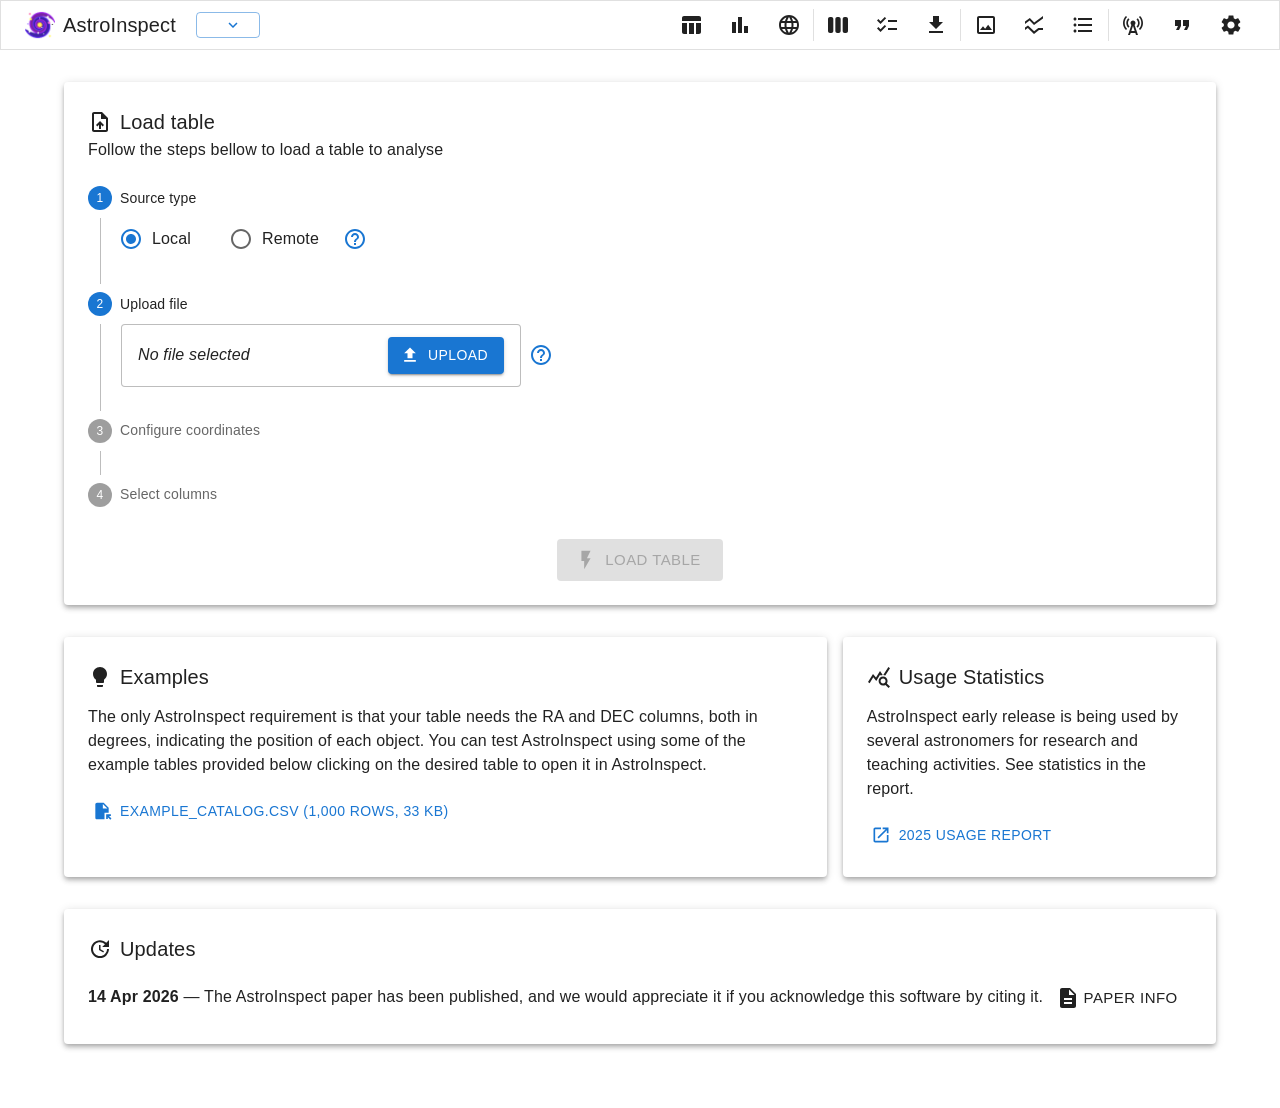
<file: index.html>
<!DOCTYPE html><html lang="en" data-ag-theme-mode="light"><head><meta charSet="utf-8" data-next-head=""/><meta name="viewport" content="initial-scale=1, width=device-width" data-next-head=""/><link rel="icon" type="image/x-icon" href="/favicon.ico" data-next-head=""/><link rel="icon" type="image/png" sizes="16x16" href="/favicon_16.png" data-next-head=""/><link rel="icon" type="image/png" sizes="32x32" href="/favicon_32.png" data-next-head=""/><link rel="icon" type="image/png" sizes="64x64" href="/favicon_64.png" data-next-head=""/><link rel="icon" type="image/png" sizes="128x128" href="/favicon_128.png" data-next-head=""/><link rel="icon" type="image/png" sizes="180x180" href="/favicon_180.png" data-next-head=""/><link rel="icon" type="image/png" sizes="192x192" href="/favicon_192.png" data-next-head=""/><link rel="icon" type="image/png" sizes="256x256" href="/favicon_256.png" data-next-head=""/><link rel="icon" type="image/png" sizes="512x512" href="/favicon_512.png" data-next-head=""/><link rel="manifest" href="/site.webmanifest" data-next-head=""/><title data-next-head="">AstroInspect</title><meta name="emotion-insertion-point" content=""/><meta name="emotion-insertion-point" content=""/><link rel="preload" href="/_next/static/css/14cb725e9b2a5889.css" as="style"/><style data-emotion="mui "></style><link rel="stylesheet" href="/_next/static/css/14cb725e9b2a5889.css" data-n-g=""/><noscript data-n-css=""></noscript><script defer="" noModule="" src="/_next/static/chunks/polyfills-42372ed130431b0a.js"></script><script src="/_next/static/chunks/webpack-782a72674ae8c839.js" defer=""></script><script src="/_next/static/chunks/framework-32463eb0424f86be.js" defer=""></script><script src="/_next/static/chunks/main-eefc9063aaaedfaa.js" defer=""></script><script src="/_next/static/chunks/pages/_app-252e22e69d7531ce.js" defer=""></script><script src="/_next/static/chunks/667-3b387f116c7328e5.js" defer=""></script><script src="/_next/static/chunks/837-608a4e31dd18d61c.js" defer=""></script><script src="/_next/static/chunks/pages/index-2fc49584dcd7bc3b.js" defer=""></script><script src="/_next/static/KNioTXWG8QTWIepN1I50_/_buildManifest.js" defer=""></script><script src="/_next/static/KNioTXWG8QTWIepN1I50_/_ssgManifest.js" defer=""></script></head><body><div id="__next"><style data-emotion="css-global o6gwfi">html{-webkit-font-smoothing:antialiased;-moz-osx-font-smoothing:grayscale;box-sizing:border-box;-webkit-text-size-adjust:100%;}*,*::before,*::after{box-sizing:inherit;}strong,b{font-weight:700;}body{margin:0;color:rgba(0, 0, 0, 0.87);font-family:"Roboto","Helvetica","Arial",sans-serif;font-weight:400;font-size:1rem;line-height:1.5;letter-spacing:0.00938em;background-color:#fff;}@media print{body{background-color:#fff;}}body::backdrop{background-color:#fff;}</style><div class="MuiStack-root mui-3j596c"><header class="MuiPaper-root MuiPaper-outlined MuiAppBar-root MuiAppBar-colorInherit MuiAppBar-positionStatic mui-qj7np8"><div class="MuiToolbar-root MuiToolbar-gutters MuiToolbar-dense mui-1r5wzli"><style data-emotion="mui ghk2qr">.mui-ghk2qr{display:-webkit-box;display:-webkit-flex;display:-ms-flexbox;display:flex;-webkit-flex-direction:row;-ms-flex-direction:row;flex-direction:row;-webkit-box-flex:1;-webkit-flex-grow:1;-ms-flex-positive:1;flex-grow:1;-webkit-align-items:center;-webkit-box-align:center;-ms-flex-align:center;align-items:center;-webkit-box-pack:center;-ms-flex-pack:center;-webkit-justify-content:center;justify-content:center;}.mui-ghk2qr>:not(style):not(style){margin:0;}.mui-ghk2qr>:not(style)~:not(style){margin-left:20px;}</style><div class="MuiStack-root mui-ghk2qr"><div class="cursor-pointer MuiBox-root mui-0"><div class="MuiStack-root mui-csffzd"><img alt="" loading="lazy" width="30" height="30" decoding="async" data-nimg="1" style="color:transparent" src="/favicon_64.png"/><div class="MuiTypography-root MuiTypography-h6 mui-1rl0qlz">AstroInspect</div></div></div></div><button class="MuiButtonBase-root MuiButton-root MuiButton-text MuiButton-textInherit MuiButton-sizeLarge MuiButton-textSizeLarge MuiButton-colorInherit MuiButton-root MuiButton-text MuiButton-textInherit MuiButton-sizeLarge MuiButton-textSizeLarge MuiButton-colorInherit mui-5qozub" tabindex="0" type="button" aria-label="Connect to SAMP hub"><svg class="MuiSvgIcon-root MuiSvgIcon-fontSizeMedium mui-q7mezt" focusable="false" aria-hidden="true" viewBox="0 0 24 24" data-testid="CellTowerIcon"><path d="m7.3 14.7 1.2-1.2c-1-1-1.5-2.3-1.5-3.5 0-1.3.5-2.6 1.5-3.5L7.3 5.3c-1.3 1.3-2 3-2 4.7s.7 3.4 2 4.7M19.1 2.9l-1.2 1.2c1.6 1.6 2.4 3.8 2.4 5.9s-.8 4.3-2.4 5.9l1.2 1.2c2-2 2.9-4.5 2.9-7.1s-1-5.1-2.9-7.1"></path><path d="M6.1 4.1 4.9 2.9C3 4.9 2 7.4 2 10s1 5.1 2.9 7.1l1.2-1.2c-1.6-1.6-2.4-3.8-2.4-5.9s.8-4.3 2.4-5.9m10.6 10.6c1.3-1.3 2-3 2-4.7-.1-1.7-.7-3.4-2-4.7l-1.2 1.2c1 1 1.5 2.3 1.5 3.5 0 1.3-.5 2.6-1.5 3.5zM14.5 10c0-1.38-1.12-2.5-2.5-2.5S9.5 8.62 9.5 10c0 .76.34 1.42.87 1.88L7 22h2l.67-2h4.67l.66 2h2l-3.37-10.12c.53-.46.87-1.12.87-1.88m-4.17 8L12 13l1.67 5z"></path></svg></button><button class="MuiButtonBase-root MuiButton-root MuiButton-text MuiButton-textInherit MuiButton-sizeLarge MuiButton-textSizeLarge MuiButton-colorInherit MuiButton-root MuiButton-text MuiButton-textInherit MuiButton-sizeLarge MuiButton-textSizeLarge MuiButton-colorInherit mui-5qozub" tabindex="0" type="button" aria-label="Cite this software"><svg class="MuiSvgIcon-root MuiSvgIcon-fontSizeMedium mui-q7mezt" focusable="false" aria-hidden="true" viewBox="0 0 24 24" data-testid="FormatQuoteIcon"><path d="M6 17h3l2-4V7H5v6h3zm8 0h3l2-4V7h-6v6h3z"></path></svg></button><button class="MuiButtonBase-root MuiButton-root MuiButton-text MuiButton-textInherit MuiButton-sizeLarge MuiButton-textSizeLarge MuiButton-colorInherit MuiButton-root MuiButton-text MuiButton-textInherit MuiButton-sizeLarge MuiButton-textSizeLarge MuiButton-colorInherit mui-5qozub" tabindex="0" type="button" aria-label="Settings"><svg class="MuiSvgIcon-root MuiSvgIcon-fontSizeMedium mui-q7mezt" focusable="false" aria-hidden="true" viewBox="0 0 24 24" data-testid="SettingsIcon"><path d="M19.14 12.94c.04-.3.06-.61.06-.94 0-.32-.02-.64-.07-.94l2.03-1.58c.18-.14.23-.41.12-.61l-1.92-3.32c-.12-.22-.37-.29-.59-.22l-2.39.96c-.5-.38-1.03-.7-1.62-.94l-.36-2.54c-.04-.24-.24-.41-.48-.41h-3.84c-.24 0-.43.17-.47.41l-.36 2.54c-.59.24-1.13.57-1.62.94l-2.39-.96c-.22-.08-.47 0-.59.22L2.74 8.87c-.12.21-.08.47.12.61l2.03 1.58c-.05.3-.09.63-.09.94s.02.64.07.94l-2.03 1.58c-.18.14-.23.41-.12.61l1.92 3.32c.12.22.37.29.59.22l2.39-.96c.5.38 1.03.7 1.62.94l.36 2.54c.05.24.24.41.48.41h3.84c.24 0 .44-.17.47-.41l.36-2.54c.59-.24 1.13-.56 1.62-.94l2.39.96c.22.08.47 0 .59-.22l1.92-3.32c.12-.22.07-.47-.12-.61zM12 15.6c-1.98 0-3.6-1.62-3.6-3.6s1.62-3.6 3.6-3.6 3.6 1.62 3.6 3.6-1.62 3.6-3.6 3.6"></path></svg></button><div class="MuiBox-root mui-0"><div class="MuiBox-root mui-0"></div><div class="MuiBox-root mui-0"></div><div class="MuiBox-root mui-0"></div><div class="MuiBox-root mui-0"></div><div class="MuiBox-root mui-0"></div><div class="MuiBox-root mui-0"></div></div></div></header><div class="MuiBox-root mui-i9gxme"><div class="MuiContainer-root MuiContainer-maxWidthLg mui-9wvnva"><style data-emotion="mui juh4ag">.mui-juh4ag{display:-webkit-box;display:-webkit-flex;display:-ms-flexbox;display:flex;-webkit-flex-direction:column;-ms-flex-direction:column;flex-direction:column;gap:32px;padding-top:32px;padding-bottom:32px;margin-bottom:32px;}</style><div class="MuiStack-root mui-juh4ag"><style data-emotion="mui 1e90fby">.mui-1e90fby{background-color:#fff;color:rgba(0, 0, 0, 0.87);-webkit-transition:box-shadow 300ms cubic-bezier(0.4, 0, 0.2, 1) 0ms;transition:box-shadow 300ms cubic-bezier(0.4, 0, 0.2, 1) 0ms;border-radius:4px;box-shadow:var(--Paper-shadow);background-image:var(--Paper-overlay);padding:24px;}</style><div class="MuiPaper-root MuiPaper-elevation MuiPaper-rounded MuiPaper-elevation4 mui-1e90fby" style="--Paper-shadow:0px 2px 4px -1px rgba(0,0,0,0.2),0px 4px 5px 0px rgba(0,0,0,0.14),0px 1px 10px 0px rgba(0,0,0,0.12)"><div class="MuiStack-root mui-csffzd"><svg class="MuiSvgIcon-root MuiSvgIcon-fontSizeMedium mui-q7mezt" focusable="false" aria-hidden="true" viewBox="0 0 24 24" data-testid="UploadFileIcon"><path d="M14 2H6c-1.1 0-1.99.9-1.99 2L4 20c0 1.1.89 2 1.99 2H18c1.1 0 2-.9 2-2V8zm4 18H6V4h7v5h5zM8 15.01l1.41 1.41L11 14.84V19h2v-4.16l1.59 1.59L16 15.01 12.01 11z"></path></svg><h6 class="MuiTypography-root MuiTypography-h6 mui-1rl0qlz">Load table</h6></div><style data-emotion="mui mf2878">.mui-mf2878{margin:0;font-family:"Roboto","Helvetica","Arial",sans-serif;font-weight:400;font-size:1rem;line-height:1.5;letter-spacing:0.00938em;margin-bottom:16px;}</style><p class="MuiTypography-root MuiTypography-body1 mui-mf2878">Follow the steps bellow to load a table to analyse</p><style data-emotion="mui ype7gs">.mui-ype7gs{display:-webkit-box;display:-webkit-flex;display:-ms-flexbox;display:flex;-webkit-flex-direction:column;-ms-flex-direction:column;flex-direction:column;}</style><div class="MuiStepper-root MuiStepper-vertical MuiStepper-nonLinear mui-ype7gs"><div class="MuiStep-root MuiStep-vertical mui-1u8qly9"><style data-emotion="mui 18fpo4n">.mui-18fpo4n{display:-webkit-box;display:-webkit-flex;display:-ms-flexbox;display:flex;-webkit-align-items:center;-webkit-box-align:center;-ms-flex-align:center;align-items:center;text-align:left;padding:8px 0;}.mui-18fpo4n.MuiStepLabel-alternativeLabel{-webkit-flex-direction:column;-ms-flex-direction:column;flex-direction:column;}.mui-18fpo4n.Mui-disabled{cursor:default;}</style><span class="MuiStepLabel-root MuiStepLabel-vertical mui-18fpo4n"><style data-emotion="mui 1wd7dh2">.mui-1wd7dh2{-webkit-flex-shrink:0;-ms-flex-negative:0;flex-shrink:0;display:-webkit-box;display:-webkit-flex;display:-ms-flexbox;display:flex;padding-right:8px;}.mui-1wd7dh2.MuiStepLabel-alternativeLabel{padding-right:0;}</style><span class="MuiStepLabel-iconContainer Mui-active mui-1wd7dh2"><style data-emotion="mui p8qkag">.mui-p8qkag{display:block;-webkit-transition:color 150ms cubic-bezier(0.4, 0, 0.2, 1) 0ms;transition:color 150ms cubic-bezier(0.4, 0, 0.2, 1) 0ms;color:rgba(0, 0, 0, 0.38);}.mui-p8qkag.Mui-completed{color:#1976d2;}.mui-p8qkag.Mui-active{color:#1976d2;}.mui-p8qkag.Mui-error{color:#d32f2f;}</style><style data-emotion="mui 124afma">.mui-124afma{-webkit-user-select:none;-moz-user-select:none;-ms-user-select:none;user-select:none;width:1em;height:1em;display:inline-block;-webkit-flex-shrink:0;-ms-flex-negative:0;flex-shrink:0;-webkit-transition:fill 200ms cubic-bezier(0.4, 0, 0.2, 1) 0ms;transition:fill 200ms cubic-bezier(0.4, 0, 0.2, 1) 0ms;fill:currentColor;font-size:1.5rem;display:block;-webkit-transition:color 150ms cubic-bezier(0.4, 0, 0.2, 1) 0ms;transition:color 150ms cubic-bezier(0.4, 0, 0.2, 1) 0ms;color:rgba(0, 0, 0, 0.38);}.mui-124afma.Mui-completed{color:#1976d2;}.mui-124afma.Mui-active{color:#1976d2;}.mui-124afma.Mui-error{color:#d32f2f;}</style><svg class="MuiSvgIcon-root MuiSvgIcon-fontSizeMedium MuiStepIcon-root Mui-active mui-124afma" focusable="false" aria-hidden="true" viewBox="0 0 24 24"><circle cx="12" cy="12" r="12"></circle><style data-emotion="mui st62d8">.mui-st62d8{fill:#fff;font-size:0.75rem;font-family:"Roboto","Helvetica","Arial",sans-serif;}</style><text class="MuiStepIcon-text mui-st62d8" x="12" y="12" text-anchor="middle" dominant-baseline="central">1</text></svg></span><style data-emotion="mui l4bodp">.mui-l4bodp{width:100%;color:rgba(0, 0, 0, 0.6);}.mui-l4bodp.MuiStepLabel-alternativeLabel{text-align:center;}</style><span class="MuiStepLabel-labelContainer mui-l4bodp"><style data-emotion="mui hbnnsx">.mui-hbnnsx{font-family:"Roboto","Helvetica","Arial",sans-serif;font-weight:400;font-size:0.875rem;line-height:1.43;letter-spacing:0.01071em;display:block;-webkit-transition:color 150ms cubic-bezier(0.4, 0, 0.2, 1) 0ms;transition:color 150ms cubic-bezier(0.4, 0, 0.2, 1) 0ms;}.mui-hbnnsx.Mui-active{color:rgba(0, 0, 0, 0.87);font-weight:500;}.mui-hbnnsx.Mui-completed{color:rgba(0, 0, 0, 0.87);font-weight:500;}.mui-hbnnsx.MuiStepLabel-alternativeLabel{margin-top:16px;}.mui-hbnnsx.Mui-error{color:#d32f2f;}</style><span class="MuiStepLabel-label Mui-active mui-hbnnsx">Source type</span></span></span><style data-emotion="mui hk6jh">.mui-hk6jh{margin-left:12px;padding-left:20px;padding-right:8px;border-left:1px solid #bdbdbd;}</style><div class="MuiStepContent-root mui-hk6jh"><style data-emotion="mui 1src4f9">.mui-1src4f9{height:0;overflow:hidden;-webkit-transition:height 300ms cubic-bezier(0.4, 0, 0.2, 1) 0ms;transition:height 300ms cubic-bezier(0.4, 0, 0.2, 1) 0ms;height:auto;overflow:visible;}</style><div class="MuiCollapse-root MuiCollapse-vertical MuiStepContent-transition MuiCollapse-entered mui-1src4f9" style="min-height:0px"><style data-emotion="mui 15830to">.mui-15830to{display:-webkit-box;display:-webkit-flex;display:-ms-flexbox;display:flex;width:100%;}</style><div class="MuiCollapse-wrapper MuiCollapse-vertical mui-15830to"><style data-emotion="mui 9vd5ud">.mui-9vd5ud{width:100%;}</style><div class="MuiCollapse-wrapperInner MuiCollapse-vertical mui-9vd5ud"><div class="MuiStack-root mui-u4p24i"><style data-emotion="mui 1qk38wv">.mui-1qk38wv{display:-webkit-inline-box;display:-webkit-inline-flex;display:-ms-inline-flexbox;display:inline-flex;-webkit-flex-direction:column;-ms-flex-direction:column;flex-direction:column;position:relative;min-width:0;padding:0;margin:0;border:0;vertical-align:top;}</style><div class="MuiFormControl-root mui-1qk38wv"><style data-emotion="mui bhi5xm">.mui-bhi5xm{display:-webkit-box;display:-webkit-flex;display:-ms-flexbox;display:flex;-webkit-flex-direction:column;-ms-flex-direction:column;flex-direction:column;-webkit-box-flex-wrap:wrap;-webkit-flex-wrap:wrap;-ms-flex-wrap:wrap;flex-wrap:wrap;-webkit-flex-direction:row;-ms-flex-direction:row;flex-direction:row;}</style><div class="MuiFormGroup-root MuiFormGroup-row MuiRadioGroup-root MuiRadioGroup-row mui-bhi5xm" role="radiogroup" aria-labelledby="file-input-source-label"><label class="MuiFormControlLabel-root MuiFormControlLabel-labelPlacementEnd mui-wz5myd"><style data-emotion="mui 16lckxp">.mui-16lckxp{color:rgba(0, 0, 0, 0.6);}.mui-16lckxp.Mui-disabled{color:rgba(0, 0, 0, 0.26);}.mui-16lckxp:hover{background-color:rgba(25, 118, 210, 0.04);}.mui-16lckxp.Mui-checked{color:#1976d2;}@media (hover: none){.mui-16lckxp:hover{background-color:transparent;}}</style><style data-emotion="mui 1at2ito">.mui-1at2ito{padding:9px;border-radius:50%;color:rgba(0, 0, 0, 0.6);}.mui-1at2ito.Mui-disabled{color:rgba(0, 0, 0, 0.26);}.mui-1at2ito:hover{background-color:rgba(25, 118, 210, 0.04);}.mui-1at2ito.Mui-checked{color:#1976d2;}@media (hover: none){.mui-1at2ito:hover{background-color:transparent;}}</style><style data-emotion="mui 6m95b7">.mui-6m95b7{display:-webkit-inline-box;display:-webkit-inline-flex;display:-ms-inline-flexbox;display:inline-flex;-webkit-align-items:center;-webkit-box-align:center;-ms-flex-align:center;align-items:center;-webkit-box-pack:center;-ms-flex-pack:center;-webkit-justify-content:center;justify-content:center;position:relative;box-sizing:border-box;-webkit-tap-highlight-color:transparent;background-color:transparent;outline:0;border:0;margin:0;border-radius:0;padding:0;cursor:pointer;-webkit-user-select:none;-moz-user-select:none;-ms-user-select:none;user-select:none;vertical-align:middle;-moz-appearance:none;-webkit-appearance:none;-webkit-text-decoration:none;text-decoration:none;color:inherit;padding:9px;border-radius:50%;color:rgba(0, 0, 0, 0.6);}.mui-6m95b7::-moz-focus-inner{border-style:none;}.mui-6m95b7.Mui-disabled{pointer-events:none;cursor:default;}@media print{.mui-6m95b7{-webkit-print-color-adjust:exact;color-adjust:exact;}}.mui-6m95b7.Mui-disabled{color:rgba(0, 0, 0, 0.26);}.mui-6m95b7:hover{background-color:rgba(25, 118, 210, 0.04);}.mui-6m95b7.Mui-checked{color:#1976d2;}@media (hover: none){.mui-6m95b7:hover{background-color:transparent;}}</style><span class="MuiButtonBase-root MuiRadio-root MuiRadio-colorPrimary PrivateSwitchBase-root MuiRadio-root MuiRadio-colorPrimary Mui-checked MuiRadio-root MuiRadio-colorPrimary mui-6m95b7"><input class="PrivateSwitchBase-input mui-j8yymo" type="radio" name="file-input-source-group" checked="" value="local"/><style data-emotion="mui 1qiat4j">.mui-1qiat4j{position:relative;display:-webkit-box;display:-webkit-flex;display:-ms-flexbox;display:flex;}</style><span class="mui-1qiat4j"><style data-emotion="mui mbico1">.mui-mbico1{-webkit-transform:scale(1);-moz-transform:scale(1);-ms-transform:scale(1);transform:scale(1);}</style><style data-emotion="mui u1xzs7">.mui-u1xzs7{-webkit-user-select:none;-moz-user-select:none;-ms-user-select:none;user-select:none;width:1em;height:1em;display:inline-block;-webkit-flex-shrink:0;-ms-flex-negative:0;flex-shrink:0;-webkit-transition:fill 200ms cubic-bezier(0.4, 0, 0.2, 1) 0ms;transition:fill 200ms cubic-bezier(0.4, 0, 0.2, 1) 0ms;fill:currentColor;font-size:1.5rem;-webkit-transform:scale(1);-moz-transform:scale(1);-ms-transform:scale(1);transform:scale(1);}</style><svg class="MuiSvgIcon-root MuiSvgIcon-fontSizeMedium mui-u1xzs7" focusable="false" aria-hidden="true" viewBox="0 0 24 24" data-testid="RadioButtonUncheckedIcon"><path d="M12 2C6.48 2 2 6.48 2 12s4.48 10 10 10 10-4.48 10-10S17.52 2 12 2zm0 18c-4.42 0-8-3.58-8-8s3.58-8 8-8 8 3.58 8 8-3.58 8-8 8z"></path></svg><style data-emotion="mui 1ij634e">.mui-1ij634e{left:0;position:absolute;-webkit-transform:scale(0);-moz-transform:scale(0);-ms-transform:scale(0);transform:scale(0);-webkit-transition:-webkit-transform 150ms cubic-bezier(0.4, 0, 1, 1) 0ms;transition:transform 150ms cubic-bezier(0.4, 0, 1, 1) 0ms;-webkit-transform:scale(1);-moz-transform:scale(1);-ms-transform:scale(1);transform:scale(1);-webkit-transition:-webkit-transform 150ms cubic-bezier(0.0, 0, 0.2, 1) 0ms;transition:transform 150ms cubic-bezier(0.0, 0, 0.2, 1) 0ms;}</style><style data-emotion="mui ga1h76">.mui-ga1h76{-webkit-user-select:none;-moz-user-select:none;-ms-user-select:none;user-select:none;width:1em;height:1em;display:inline-block;-webkit-flex-shrink:0;-ms-flex-negative:0;flex-shrink:0;-webkit-transition:fill 200ms cubic-bezier(0.4, 0, 0.2, 1) 0ms;transition:fill 200ms cubic-bezier(0.4, 0, 0.2, 1) 0ms;fill:currentColor;font-size:1.5rem;left:0;position:absolute;-webkit-transform:scale(0);-moz-transform:scale(0);-ms-transform:scale(0);transform:scale(0);-webkit-transition:-webkit-transform 150ms cubic-bezier(0.4, 0, 1, 1) 0ms;transition:transform 150ms cubic-bezier(0.4, 0, 1, 1) 0ms;-webkit-transform:scale(1);-moz-transform:scale(1);-ms-transform:scale(1);transform:scale(1);-webkit-transition:-webkit-transform 150ms cubic-bezier(0.0, 0, 0.2, 1) 0ms;transition:transform 150ms cubic-bezier(0.0, 0, 0.2, 1) 0ms;}</style><svg class="MuiSvgIcon-root MuiSvgIcon-fontSizeMedium mui-ga1h76" focusable="false" aria-hidden="true" viewBox="0 0 24 24" data-testid="RadioButtonCheckedIcon"><path d="M8.465 8.465C9.37 7.56 10.62 7 12 7C14.76 7 17 9.24 17 12C17 13.38 16.44 14.63 15.535 15.535C14.63 16.44 13.38 17 12 17C9.24 17 7 14.76 7 12C7 10.62 7.56 9.37 8.465 8.465Z"></path></svg></span></span><span class="MuiTypography-root MuiTypography-body1 MuiFormControlLabel-label mui-fyswvn">Local</span></label><style data-emotion="mui 1k8z85p">.mui-1k8z85p{display:-webkit-inline-box;display:-webkit-inline-flex;display:-ms-inline-flexbox;display:inline-flex;-webkit-align-items:center;-webkit-box-align:center;-ms-flex-align:center;align-items:center;cursor:pointer;vertical-align:middle;-webkit-tap-highlight-color:transparent;margin-left:-11px;margin-right:16px;padding-left:24px;}.mui-1k8z85p.Mui-disabled{cursor:default;}.mui-1k8z85p .MuiFormControlLabel-label.Mui-disabled{color:rgba(0, 0, 0, 0.38);}</style><label class="MuiFormControlLabel-root MuiFormControlLabel-labelPlacementEnd mui-1k8z85p"><span class="MuiButtonBase-root MuiRadio-root MuiRadio-colorPrimary PrivateSwitchBase-root MuiRadio-root MuiRadio-colorPrimary MuiRadio-root MuiRadio-colorPrimary mui-6m95b7"><input class="PrivateSwitchBase-input mui-j8yymo" type="radio" name="file-input-source-group" value="remote"/><span class="mui-1qiat4j"><svg class="MuiSvgIcon-root MuiSvgIcon-fontSizeMedium mui-u1xzs7" focusable="false" aria-hidden="true" viewBox="0 0 24 24" data-testid="RadioButtonUncheckedIcon"><path d="M12 2C6.48 2 2 6.48 2 12s4.48 10 10 10 10-4.48 10-10S17.52 2 12 2zm0 18c-4.42 0-8-3.58-8-8s3.58-8 8-8 8 3.58 8 8-3.58 8-8 8z"></path></svg><style data-emotion="mui 1874g9x">.mui-1874g9x{left:0;position:absolute;-webkit-transform:scale(0);-moz-transform:scale(0);-ms-transform:scale(0);transform:scale(0);-webkit-transition:-webkit-transform 150ms cubic-bezier(0.4, 0, 1, 1) 0ms;transition:transform 150ms cubic-bezier(0.4, 0, 1, 1) 0ms;}</style><style data-emotion="mui jotl23">.mui-jotl23{-webkit-user-select:none;-moz-user-select:none;-ms-user-select:none;user-select:none;width:1em;height:1em;display:inline-block;-webkit-flex-shrink:0;-ms-flex-negative:0;flex-shrink:0;-webkit-transition:fill 200ms cubic-bezier(0.4, 0, 0.2, 1) 0ms;transition:fill 200ms cubic-bezier(0.4, 0, 0.2, 1) 0ms;fill:currentColor;font-size:1.5rem;left:0;position:absolute;-webkit-transform:scale(0);-moz-transform:scale(0);-ms-transform:scale(0);transform:scale(0);-webkit-transition:-webkit-transform 150ms cubic-bezier(0.4, 0, 1, 1) 0ms;transition:transform 150ms cubic-bezier(0.4, 0, 1, 1) 0ms;}</style><svg class="MuiSvgIcon-root MuiSvgIcon-fontSizeMedium mui-jotl23" focusable="false" aria-hidden="true" viewBox="0 0 24 24" data-testid="RadioButtonCheckedIcon"><path d="M8.465 8.465C9.37 7.56 10.62 7 12 7C14.76 7 17 9.24 17 12C17 13.38 16.44 14.63 15.535 15.535C14.63 16.44 13.38 17 12 17C9.24 17 7 14.76 7 12C7 10.62 7.56 9.37 8.465 8.465Z"></path></svg></span></span><span class="MuiTypography-root MuiTypography-body1 MuiFormControlLabel-label mui-fyswvn">Remote</span></label></div></div><div class="MuiBox-root mui-0"><button class="MuiButtonBase-root MuiIconButton-root MuiIconButton-sizeMedium mui-auoq4t" tabindex="0" type="button"><svg class="MuiSvgIcon-root MuiSvgIcon-colorPrimary MuiSvgIcon-fontSizeMedium mui-10f3ihg" focusable="false" aria-hidden="true" viewBox="0 0 24 24" data-testid="HelpOutlineIcon"><path d="M11 18h2v-2h-2zm1-16C6.48 2 2 6.48 2 12s4.48 10 10 10 10-4.48 10-10S17.52 2 12 2m0 18c-4.41 0-8-3.59-8-8s3.59-8 8-8 8 3.59 8 8-3.59 8-8 8m0-14c-2.21 0-4 1.79-4 4h2c0-1.1.9-2 2-2s2 .9 2 2c0 2-3 1.75-3 5h2c0-2.25 3-2.5 3-5 0-2.21-1.79-4-4-4"></path></svg></button></div></div></div></div></div></div></div><style data-emotion="mui 16s61l1">.mui-16s61l1{-webkit-flex:1 1 auto;-ms-flex:1 1 auto;flex:1 1 auto;margin-left:12px;}</style><div class="MuiStepConnector-root MuiStepConnector-vertical Mui-active mui-16s61l1"><style data-emotion="mui 1woajr2">.mui-1woajr2{display:block;border-color:#bdbdbd;border-left-style:solid;border-left-width:1px;min-height:24px;}</style><span class="MuiStepConnector-line MuiStepConnector-lineVertical mui-1woajr2"></span></div><div class="MuiStep-root MuiStep-vertical mui-1u8qly9"><span class="MuiStepLabel-root MuiStepLabel-vertical mui-18fpo4n"><span class="MuiStepLabel-iconContainer Mui-active mui-1wd7dh2"><svg class="MuiSvgIcon-root MuiSvgIcon-fontSizeMedium MuiStepIcon-root Mui-active mui-124afma" focusable="false" aria-hidden="true" viewBox="0 0 24 24"><circle cx="12" cy="12" r="12"></circle><text class="MuiStepIcon-text mui-st62d8" x="12" y="12" text-anchor="middle" dominant-baseline="central">2</text></svg></span><span class="MuiStepLabel-labelContainer mui-l4bodp"><span class="MuiStepLabel-label Mui-active mui-hbnnsx">Upload file</span></span></span><div class="MuiStepContent-root mui-hk6jh"><div class="MuiCollapse-root MuiCollapse-vertical MuiStepContent-transition MuiCollapse-entered mui-1src4f9" style="min-height:0px"><div class="MuiCollapse-wrapper MuiCollapse-vertical mui-15830to"><div class="MuiCollapse-wrapperInner MuiCollapse-vertical mui-9vd5ud"><div class=""><div class="MuiStack-root mui-u4p24i"><style data-emotion="mui 1thqdyy">.mui-1thqdyy{background-color:#fff;color:rgba(0, 0, 0, 0.87);-webkit-transition:box-shadow 300ms cubic-bezier(0.4, 0, 0.2, 1) 0ms;transition:box-shadow 300ms cubic-bezier(0.4, 0, 0.2, 1) 0ms;border-radius:4px;border:1px solid rgba(0, 0, 0, 0.12);width:400px;padding-left:16px;padding-right:16px;padding-top:12px;padding-bottom:12px;display:-webkit-box;display:-webkit-flex;display:-ms-flexbox;display:flex;-webkit-flex-direction:row;-ms-flex-direction:row;flex-direction:row;border-color:rgba(0, 0, 0, 0.26);-webkit-box-pack:justify;-webkit-justify-content:space-between;justify-content:space-between;-webkit-align-items:center;-webkit-box-align:center;-ms-flex-align:center;align-items:center;}</style><div class="MuiPaper-root MuiPaper-outlined MuiPaper-rounded cursor-pointer mui-1thqdyy"><input hidden="" type="file" style="display:none"/><style data-emotion="mui 1bydqm4">.mui-1bydqm4{margin:0;font-family:"Roboto","Helvetica","Arial",sans-serif;font-weight:400;font-size:1rem;line-height:1.5;letter-spacing:0.00938em;text-overflow:ellipsis;}</style><p class="MuiTypography-root MuiTypography-body1 mui-1bydqm4"><i>No file selected</i></p><button class="MuiButtonBase-root MuiButton-root MuiButton-contained MuiButton-containedPrimary MuiButton-sizeMedium MuiButton-containedSizeMedium MuiButton-colorPrimary MuiButton-root MuiButton-contained MuiButton-containedPrimary MuiButton-sizeMedium MuiButton-containedSizeMedium MuiButton-colorPrimary mui-ghr9bt" tabindex="0" type="button"><span class="MuiButton-icon MuiButton-startIcon MuiButton-iconSizeMedium mui-1s63ceu"><svg class="MuiSvgIcon-root MuiSvgIcon-fontSizeMedium mui-q7mezt" focusable="false" aria-hidden="true" viewBox="0 0 24 24" data-testid="FileUploadIcon"><path d="M9 16h6v-6h4l-7-7-7 7h4zm-4 2h14v2H5z"></path></svg></span>Upload</button></div><div class="MuiBox-root mui-0"><button class="MuiButtonBase-root MuiIconButton-root MuiIconButton-sizeMedium mui-auoq4t" tabindex="0" type="button"><svg class="MuiSvgIcon-root MuiSvgIcon-colorPrimary MuiSvgIcon-fontSizeMedium mui-10f3ihg" focusable="false" aria-hidden="true" viewBox="0 0 24 24" data-testid="HelpOutlineIcon"><path d="M11 18h2v-2h-2zm1-16C6.48 2 2 6.48 2 12s4.48 10 10 10 10-4.48 10-10S17.52 2 12 2m0 18c-4.41 0-8-3.59-8-8s3.59-8 8-8 8 3.59 8 8-3.59 8-8 8m0-14c-2.21 0-4 1.79-4 4h2c0-1.1.9-2 2-2s2 .9 2 2c0 2-3 1.75-3 5h2c0-2.25 3-2.5 3-5 0-2.21-1.79-4-4-4"></path></svg></button></div></div></div><div class="d-none"><form class="MuiBox-root mui-0"><div class="MuiStack-root mui-csffzd"><style data-emotion="mui monwnk">.mui-monwnk{width:55ch;}</style><style data-emotion="mui qn0oyd">.mui-qn0oyd{display:-webkit-inline-box;display:-webkit-inline-flex;display:-ms-inline-flexbox;display:inline-flex;-webkit-flex-direction:column;-ms-flex-direction:column;flex-direction:column;position:relative;min-width:0;padding:0;margin:0;border:0;vertical-align:top;width:55ch;}</style><div class="MuiFormControl-root MuiTextField-root mui-qn0oyd"><label class="MuiFormLabel-root MuiInputLabel-root MuiInputLabel-formControl MuiInputLabel-animated MuiInputLabel-sizeMedium MuiInputLabel-outlined MuiFormLabel-colorPrimary MuiInputLabel-root MuiInputLabel-formControl MuiInputLabel-animated MuiInputLabel-sizeMedium MuiInputLabel-outlined mui-160rfsr" data-shrink="false" for=":R6lalaijplarm:" id=":R6lalaijplarm:-label">URL</label><style data-emotion="mui-global 1prfaxn">@-webkit-keyframes mui-auto-fill{from{display:block;}}@keyframes mui-auto-fill{from{display:block;}}@-webkit-keyframes mui-auto-fill-cancel{from{display:block;}}@keyframes mui-auto-fill-cancel{from{display:block;}}</style><div class="MuiInputBase-root MuiOutlinedInput-root MuiInputBase-colorPrimary MuiInputBase-formControl mui-iz33ar"><input aria-invalid="false" id=":R6lalaijplarm:" type="text" class="MuiInputBase-input MuiOutlinedInput-input mui-1pk1fka" name="url" value=""/><fieldset aria-hidden="true" class="MuiOutlinedInput-notchedOutline mui-5v2ak0"><legend class="mui-81qg8w"><span>URL</span></legend></fieldset></div></div><button class="MuiButtonBase-root MuiButton-root MuiButton-contained MuiButton-containedPrimary MuiButton-sizeMedium MuiButton-containedSizeMedium MuiButton-colorPrimary MuiButton-root MuiButton-contained MuiButton-containedPrimary MuiButton-sizeMedium MuiButton-containedSizeMedium MuiButton-colorPrimary mui-ghr9bt" tabindex="0" type="submit">Fetch</button><div class="MuiBox-root mui-0"><button class="MuiButtonBase-root MuiIconButton-root MuiIconButton-sizeMedium mui-auoq4t" tabindex="0" type="button"><svg class="MuiSvgIcon-root MuiSvgIcon-colorPrimary MuiSvgIcon-fontSizeMedium mui-10f3ihg" focusable="false" aria-hidden="true" viewBox="0 0 24 24" data-testid="HelpOutlineIcon"><path d="M11 18h2v-2h-2zm1-16C6.48 2 2 6.48 2 12s4.48 10 10 10 10-4.48 10-10S17.52 2 12 2m0 18c-4.41 0-8-3.59-8-8s3.59-8 8-8 8 3.59 8 8-3.59 8-8 8m0-14c-2.21 0-4 1.79-4 4h2c0-1.1.9-2 2-2s2 .9 2 2c0 2-3 1.75-3 5h2c0-2.25 3-2.5 3-5 0-2.21-1.79-4-4-4"></path></svg></button></div></div></form></div></div></div></div></div></div><div class="MuiStepConnector-root MuiStepConnector-vertical mui-16s61l1"><span class="MuiStepConnector-line MuiStepConnector-lineVertical mui-1woajr2"></span></div><div class="MuiStep-root MuiStep-vertical mui-1u8qly9"><span class="MuiStepLabel-root MuiStepLabel-vertical mui-18fpo4n"><span class="MuiStepLabel-iconContainer mui-1wd7dh2"><svg class="MuiSvgIcon-root MuiSvgIcon-fontSizeMedium MuiStepIcon-root mui-124afma" focusable="false" aria-hidden="true" viewBox="0 0 24 24"><circle cx="12" cy="12" r="12"></circle><text class="MuiStepIcon-text mui-st62d8" x="12" y="12" text-anchor="middle" dominant-baseline="central">3</text></svg></span><span class="MuiStepLabel-labelContainer mui-l4bodp"><span class="MuiStepLabel-label mui-hbnnsx">Configure coordinates</span></span></span><div class="MuiStepContent-root mui-hk6jh"><div class="MuiCollapse-root MuiCollapse-vertical MuiStepContent-transition MuiCollapse-entered mui-1src4f9" style="min-height:0px"><div class="MuiCollapse-wrapper MuiCollapse-vertical mui-15830to"><div class="MuiCollapse-wrapperInner MuiCollapse-vertical mui-9vd5ud"><div class="d-none"><style data-emotion="mui 1ng2uvf">.mui-1ng2uvf{display:-webkit-box;display:-webkit-flex;display:-ms-flexbox;display:flex;-webkit-flex-direction:row;-ms-flex-direction:row;flex-direction:row;-webkit-align-items:basline;-webkit-box-align:basline;-ms-flex-align:basline;align-items:basline;}.mui-1ng2uvf>:not(style):not(style){margin:0;}.mui-1ng2uvf>:not(style)~:not(style){margin-left:8px;}</style><div class="MuiStack-root mui-1ng2uvf"><style data-emotion="mui qjqmwp">.mui-qjqmwp{width:300px;}.mui-qjqmwp.Mui-focused .MuiAutocomplete-clearIndicator{visibility:visible;}@media (pointer: fine){.mui-qjqmwp:hover .MuiAutocomplete-clearIndicator{visibility:visible;}}.mui-qjqmwp .MuiAutocomplete-tag{margin:3px;max-width:calc(100% - 6px);}.MuiAutocomplete-hasPopupIcon.mui-qjqmwp .MuiAutocomplete-inputRoot,.MuiAutocomplete-hasClearIcon.mui-qjqmwp .MuiAutocomplete-inputRoot{padding-right:30px;}.MuiAutocomplete-hasPopupIcon.MuiAutocomplete-hasClearIcon.mui-qjqmwp .MuiAutocomplete-inputRoot{padding-right:56px;}.mui-qjqmwp .MuiAutocomplete-inputRoot .MuiAutocomplete-input{width:0;min-width:30px;}.mui-qjqmwp .MuiInput-root{padding-bottom:1px;}.mui-qjqmwp .MuiInput-root .MuiInput-input{padding:4px 4px 4px 0px;}.mui-qjqmwp .MuiInput-root.MuiInputBase-sizeSmall .MuiInput-input{padding:2px 4px 3px 0;}.mui-qjqmwp .MuiOutlinedInput-root{padding:9px;}.MuiAutocomplete-hasPopupIcon.mui-qjqmwp .MuiOutlinedInput-root,.MuiAutocomplete-hasClearIcon.mui-qjqmwp .MuiOutlinedInput-root{padding-right:39px;}.MuiAutocomplete-hasPopupIcon.MuiAutocomplete-hasClearIcon.mui-qjqmwp .MuiOutlinedInput-root{padding-right:65px;}.mui-qjqmwp .MuiOutlinedInput-root .MuiAutocomplete-input{padding:7.5px 4px 7.5px 5px;}.mui-qjqmwp .MuiOutlinedInput-root .MuiAutocomplete-endAdornment{right:9px;}.mui-qjqmwp .MuiOutlinedInput-root.MuiInputBase-sizeSmall{padding-top:6px;padding-bottom:6px;padding-left:6px;}.mui-qjqmwp .MuiOutlinedInput-root.MuiInputBase-sizeSmall .MuiAutocomplete-input{padding:2.5px 4px 2.5px 8px;}.mui-qjqmwp .MuiFilledInput-root{padding-top:19px;padding-left:8px;}.MuiAutocomplete-hasPopupIcon.mui-qjqmwp .MuiFilledInput-root,.MuiAutocomplete-hasClearIcon.mui-qjqmwp .MuiFilledInput-root{padding-right:39px;}.MuiAutocomplete-hasPopupIcon.MuiAutocomplete-hasClearIcon.mui-qjqmwp .MuiFilledInput-root{padding-right:65px;}.mui-qjqmwp .MuiFilledInput-root .MuiFilledInput-input{padding:7px 4px;}.mui-qjqmwp .MuiFilledInput-root .MuiAutocomplete-endAdornment{right:9px;}.mui-qjqmwp .MuiFilledInput-root.MuiInputBase-sizeSmall{padding-bottom:1px;}.mui-qjqmwp .MuiFilledInput-root.MuiInputBase-sizeSmall .MuiFilledInput-input{padding:2.5px 4px;}.mui-qjqmwp .MuiInputBase-hiddenLabel{padding-top:8px;}.mui-qjqmwp .MuiFilledInput-root.MuiInputBase-hiddenLabel{padding-top:0;padding-bottom:0;}.mui-qjqmwp .MuiFilledInput-root.MuiInputBase-hiddenLabel .MuiAutocomplete-input{padding-top:16px;padding-bottom:17px;}.mui-qjqmwp .MuiFilledInput-root.MuiInputBase-hiddenLabel.MuiInputBase-sizeSmall .MuiAutocomplete-input{padding-top:8px;padding-bottom:9px;}.mui-qjqmwp .MuiAutocomplete-input{-webkit-box-flex:1;-webkit-flex-grow:1;-ms-flex-positive:1;flex-grow:1;text-overflow:ellipsis;opacity:0;}.mui-qjqmwp .MuiAutocomplete-input{opacity:1;}</style><div class="MuiAutocomplete-root MuiAutocomplete-hasClearIcon MuiAutocomplete-hasPopupIcon mui-qjqmwp"><div class="MuiFormControl-root MuiFormControl-fullWidth MuiTextField-root mui-1vbfw84"><label class="MuiFormLabel-root MuiInputLabel-root MuiInputLabel-formControl MuiInputLabel-animated MuiInputLabel-shrink MuiInputLabel-sizeMedium MuiInputLabel-outlined MuiFormLabel-colorPrimary Mui-error MuiInputLabel-root MuiInputLabel-formControl MuiInputLabel-animated MuiInputLabel-shrink MuiInputLabel-sizeMedium MuiInputLabel-outlined mui-1niro10" data-shrink="true" for=":Rdalajjplarm:" id=":Rdalajjplarm:-label">RA</label><style data-emotion="mui-global 1prfaxn">@-webkit-keyframes mui-auto-fill{from{display:block;}}@keyframes mui-auto-fill{from{display:block;}}@-webkit-keyframes mui-auto-fill-cancel{from{display:block;}}@keyframes mui-auto-fill-cancel{from{display:block;}}</style><style data-emotion="mui 1rmqivu">.mui-1rmqivu{font-family:"Roboto","Helvetica","Arial",sans-serif;font-weight:400;font-size:1rem;line-height:1.4375em;letter-spacing:0.00938em;color:rgba(0, 0, 0, 0.87);box-sizing:border-box;position:relative;cursor:text;display:-webkit-inline-box;display:-webkit-inline-flex;display:-ms-inline-flexbox;display:inline-flex;-webkit-align-items:center;-webkit-box-align:center;-ms-flex-align:center;align-items:center;width:100%;position:relative;border-radius:4px;padding-left:14px;padding-right:14px;}.mui-1rmqivu.Mui-disabled{color:rgba(0, 0, 0, 0.38);cursor:default;}.mui-1rmqivu:hover .MuiOutlinedInput-notchedOutline{border-color:rgba(0, 0, 0, 0.87);}@media (hover: none){.mui-1rmqivu:hover .MuiOutlinedInput-notchedOutline{border-color:rgba(0, 0, 0, 0.23);}}.mui-1rmqivu.Mui-focused .MuiOutlinedInput-notchedOutline{border-width:2px;}.mui-1rmqivu.Mui-focused .MuiOutlinedInput-notchedOutline{border-color:#1976d2;}.mui-1rmqivu.Mui-error .MuiOutlinedInput-notchedOutline{border-color:#d32f2f;}.mui-1rmqivu.Mui-disabled .MuiOutlinedInput-notchedOutline{border-color:rgba(0, 0, 0, 0.26);}</style><div class="MuiInputBase-root MuiOutlinedInput-root MuiInputBase-colorPrimary Mui-error MuiInputBase-fullWidth MuiInputBase-formControl MuiInputBase-adornedStart MuiInputBase-adornedEnd MuiAutocomplete-inputRoot mui-1rmqivu"><div class="MuiInputAdornment-root MuiInputAdornment-positionStart MuiInputAdornment-outlined MuiInputAdornment-sizeMedium mui-1f6kg7i"><span class="notranslate" aria-hidden="true">​</span><style data-emotion="mui cpepff">.mui-cpepff{-webkit-user-select:none;-moz-user-select:none;-ms-user-select:none;user-select:none;width:1em;height:1em;display:inline-block;-webkit-flex-shrink:0;-ms-flex-negative:0;flex-shrink:0;-webkit-transition:fill 200ms cubic-bezier(0.4, 0, 0.2, 1) 0ms;transition:fill 200ms cubic-bezier(0.4, 0, 0.2, 1) 0ms;fill:currentColor;font-size:1.5rem;color:#d32f2f;}</style><svg class="MuiSvgIcon-root MuiSvgIcon-colorError MuiSvgIcon-fontSizeMedium mui-cpepff" focusable="false" aria-hidden="true" viewBox="0 0 24 24" data-testid="ErrorOutlineIcon"><path d="M11 15h2v2h-2zm0-8h2v6h-2zm.99-5C6.47 2 2 6.48 2 12s4.47 10 9.99 10C17.52 22 22 17.52 22 12S17.52 2 11.99 2M12 20c-4.42 0-8-3.58-8-8s3.58-8 8-8 8 3.58 8 8-3.58 8-8 8"></path></svg></div><style data-emotion="mui fvgl9b">.mui-fvgl9b{font:inherit;letter-spacing:inherit;color:currentColor;padding:4px 0 5px;border:0;box-sizing:content-box;background:none;height:1.4375em;margin:0;-webkit-tap-highlight-color:transparent;display:block;min-width:0;width:100%;-webkit-animation-name:mui-auto-fill-cancel;animation-name:mui-auto-fill-cancel;-webkit-animation-duration:10ms;animation-duration:10ms;padding:16.5px 14px;padding-left:0;padding-right:0;}.mui-fvgl9b::-webkit-input-placeholder{color:currentColor;opacity:0.42;-webkit-transition:opacity 200ms cubic-bezier(0.4, 0, 0.2, 1) 0ms;transition:opacity 200ms cubic-bezier(0.4, 0, 0.2, 1) 0ms;}.mui-fvgl9b::-moz-placeholder{color:currentColor;opacity:0.42;-webkit-transition:opacity 200ms cubic-bezier(0.4, 0, 0.2, 1) 0ms;transition:opacity 200ms cubic-bezier(0.4, 0, 0.2, 1) 0ms;}.mui-fvgl9b::-ms-input-placeholder{color:currentColor;opacity:0.42;-webkit-transition:opacity 200ms cubic-bezier(0.4, 0, 0.2, 1) 0ms;transition:opacity 200ms cubic-bezier(0.4, 0, 0.2, 1) 0ms;}.mui-fvgl9b:focus{outline:0;}.mui-fvgl9b:invalid{box-shadow:none;}.mui-fvgl9b::-webkit-search-decoration{-webkit-appearance:none;}label[data-shrink=false]+.MuiInputBase-formControl .mui-fvgl9b::-webkit-input-placeholder{opacity:0!important;}label[data-shrink=false]+.MuiInputBase-formControl .mui-fvgl9b::-moz-placeholder{opacity:0!important;}label[data-shrink=false]+.MuiInputBase-formControl .mui-fvgl9b::-ms-input-placeholder{opacity:0!important;}label[data-shrink=false]+.MuiInputBase-formControl .mui-fvgl9b:focus::-webkit-input-placeholder{opacity:0.42;}label[data-shrink=false]+.MuiInputBase-formControl .mui-fvgl9b:focus::-moz-placeholder{opacity:0.42;}label[data-shrink=false]+.MuiInputBase-formControl .mui-fvgl9b:focus::-ms-input-placeholder{opacity:0.42;}.mui-fvgl9b.Mui-disabled{opacity:1;-webkit-text-fill-color:rgba(0, 0, 0, 0.38);}.mui-fvgl9b:-webkit-autofill{-webkit-animation-duration:5000s;animation-duration:5000s;-webkit-animation-name:mui-auto-fill;animation-name:mui-auto-fill;}.mui-fvgl9b:-webkit-autofill{border-radius:inherit;}</style><input aria-invalid="true" aria-describedby=":Rdalajjplarm:-helper-text" autoComplete="off" id=":Rdalajjplarm:" type="text" class="MuiInputBase-input MuiOutlinedInput-input MuiInputBase-inputAdornedStart MuiInputBase-inputAdornedEnd MuiAutocomplete-input MuiAutocomplete-inputFocused mui-fvgl9b" aria-autocomplete="list" aria-expanded="false" autoCapitalize="none" spellCheck="false" role="combobox" value=""/><div class="MuiAutocomplete-endAdornment mui-iuka1o"><button class="MuiButtonBase-root MuiIconButton-root MuiIconButton-sizeMedium MuiAutocomplete-clearIndicator mui-ray4sf" tabindex="-1" type="button" aria-label="Clear" title="Clear"><svg class="MuiSvgIcon-root MuiSvgIcon-fontSizeSmall mui-vh810p" focusable="false" aria-hidden="true" viewBox="0 0 24 24" data-testid="CloseIcon"><path d="M19 6.41L17.59 5 12 10.59 6.41 5 5 6.41 10.59 12 5 17.59 6.41 19 12 13.41 17.59 19 19 17.59 13.41 12z"></path></svg></button><button class="MuiButtonBase-root MuiIconButton-root MuiIconButton-sizeMedium MuiAutocomplete-popupIndicator mui-1jswspk" tabindex="-1" type="button" aria-label="Open" title="Open"><svg class="MuiSvgIcon-root MuiSvgIcon-fontSizeMedium mui-q7mezt" focusable="false" aria-hidden="true" viewBox="0 0 24 24" data-testid="ArrowDropDownIcon"><path d="M7 10l5 5 5-5z"></path></svg></button></div><fieldset aria-hidden="true" class="MuiOutlinedInput-notchedOutline mui-5v2ak0"><legend class="mui-w1u3ce"><span>RA</span></legend></fieldset></div><style data-emotion="mui 1kinjm4">.mui-1kinjm4{color:rgba(0, 0, 0, 0.6);font-family:"Roboto","Helvetica","Arial",sans-serif;font-weight:400;font-size:0.75rem;line-height:1.66;letter-spacing:0.03333em;text-align:left;margin-top:3px;margin-right:0;margin-bottom:0;margin-left:0;margin-left:14px;margin-right:14px;}.mui-1kinjm4.Mui-disabled{color:rgba(0, 0, 0, 0.38);}.mui-1kinjm4.Mui-error{color:#d32f2f;}</style><p class="MuiFormHelperText-root Mui-error MuiFormHelperText-sizeMedium MuiFormHelperText-contained mui-1kinjm4" id=":Rdalajjplarm:-helper-text"><style data-emotion="mui ucr811">.mui-ucr811{-webkit-user-select:none;-moz-user-select:none;-ms-user-select:none;user-select:none;width:1em;height:1em;display:inline-block;-webkit-flex-shrink:0;-ms-flex-negative:0;flex-shrink:0;-webkit-transition:fill 200ms cubic-bezier(0.4, 0, 0.2, 1) 0ms;transition:fill 200ms cubic-bezier(0.4, 0, 0.2, 1) 0ms;fill:currentColor;font-size:1.5rem;color:#d32f2f;font-size:12px;margin-right:4px;}</style><svg class="MuiSvgIcon-root MuiSvgIcon-colorError MuiSvgIcon-fontSizeMedium mui-ucr811" focusable="false" aria-hidden="true" viewBox="0 0 24 24" data-testid="ErrorOutlineIcon"><path d="M11 15h2v2h-2zm0-8h2v6h-2zm.99-5C6.47 2 2 6.48 2 12s4.47 10 9.99 10C17.52 22 22 17.52 22 12S17.52 2 11.99 2M12 20c-4.42 0-8-3.58-8-8s3.58-8 8-8 8 3.58 8 8-3.58 8-8 8"></path></svg>RA column not found</p></div></div><div class="MuiAutocomplete-root MuiAutocomplete-hasClearIcon MuiAutocomplete-hasPopupIcon mui-qjqmwp"><div class="MuiFormControl-root MuiFormControl-fullWidth MuiTextField-root mui-1vbfw84"><label class="MuiFormLabel-root MuiInputLabel-root MuiInputLabel-formControl MuiInputLabel-animated MuiInputLabel-shrink MuiInputLabel-sizeMedium MuiInputLabel-outlined MuiFormLabel-colorPrimary Mui-error MuiInputLabel-root MuiInputLabel-formControl MuiInputLabel-animated MuiInputLabel-shrink MuiInputLabel-sizeMedium MuiInputLabel-outlined mui-1niro10" data-shrink="true" for=":Rlalajjplarm:" id=":Rlalajjplarm:-label">DEC</label><style data-emotion="mui-global 1prfaxn">@-webkit-keyframes mui-auto-fill{from{display:block;}}@keyframes mui-auto-fill{from{display:block;}}@-webkit-keyframes mui-auto-fill-cancel{from{display:block;}}@keyframes mui-auto-fill-cancel{from{display:block;}}</style><div class="MuiInputBase-root MuiOutlinedInput-root MuiInputBase-colorPrimary Mui-error MuiInputBase-fullWidth MuiInputBase-formControl MuiInputBase-adornedStart MuiInputBase-adornedEnd MuiAutocomplete-inputRoot mui-1rmqivu"><div class="MuiInputAdornment-root MuiInputAdornment-positionStart MuiInputAdornment-outlined MuiInputAdornment-sizeMedium mui-1f6kg7i"><span class="notranslate" aria-hidden="true">​</span><svg class="MuiSvgIcon-root MuiSvgIcon-colorError MuiSvgIcon-fontSizeMedium mui-cpepff" focusable="false" aria-hidden="true" viewBox="0 0 24 24" data-testid="ErrorOutlineIcon"><path d="M11 15h2v2h-2zm0-8h2v6h-2zm.99-5C6.47 2 2 6.48 2 12s4.47 10 9.99 10C17.52 22 22 17.52 22 12S17.52 2 11.99 2M12 20c-4.42 0-8-3.58-8-8s3.58-8 8-8 8 3.58 8 8-3.58 8-8 8"></path></svg></div><input aria-invalid="true" aria-describedby=":Rlalajjplarm:-helper-text" autoComplete="off" id=":Rlalajjplarm:" type="text" class="MuiInputBase-input MuiOutlinedInput-input MuiInputBase-inputAdornedStart MuiInputBase-inputAdornedEnd MuiAutocomplete-input MuiAutocomplete-inputFocused mui-fvgl9b" aria-autocomplete="list" aria-expanded="false" autoCapitalize="none" spellCheck="false" role="combobox" value=""/><div class="MuiAutocomplete-endAdornment mui-iuka1o"><button class="MuiButtonBase-root MuiIconButton-root MuiIconButton-sizeMedium MuiAutocomplete-clearIndicator mui-ray4sf" tabindex="-1" type="button" aria-label="Clear" title="Clear"><svg class="MuiSvgIcon-root MuiSvgIcon-fontSizeSmall mui-vh810p" focusable="false" aria-hidden="true" viewBox="0 0 24 24" data-testid="CloseIcon"><path d="M19 6.41L17.59 5 12 10.59 6.41 5 5 6.41 10.59 12 5 17.59 6.41 19 12 13.41 17.59 19 19 17.59 13.41 12z"></path></svg></button><button class="MuiButtonBase-root MuiIconButton-root MuiIconButton-sizeMedium MuiAutocomplete-popupIndicator mui-1jswspk" tabindex="-1" type="button" aria-label="Open" title="Open"><svg class="MuiSvgIcon-root MuiSvgIcon-fontSizeMedium mui-q7mezt" focusable="false" aria-hidden="true" viewBox="0 0 24 24" data-testid="ArrowDropDownIcon"><path d="M7 10l5 5 5-5z"></path></svg></button></div><fieldset aria-hidden="true" class="MuiOutlinedInput-notchedOutline mui-5v2ak0"><legend class="mui-w1u3ce"><span>DEC</span></legend></fieldset></div><p class="MuiFormHelperText-root Mui-error MuiFormHelperText-sizeMedium MuiFormHelperText-contained mui-1kinjm4" id=":Rlalajjplarm:-helper-text"><svg class="MuiSvgIcon-root MuiSvgIcon-colorError MuiSvgIcon-fontSizeMedium mui-ucr811" focusable="false" aria-hidden="true" viewBox="0 0 24 24" data-testid="ErrorOutlineIcon"><path d="M11 15h2v2h-2zm0-8h2v6h-2zm.99-5C6.47 2 2 6.48 2 12s4.47 10 9.99 10C17.52 22 22 17.52 22 12S17.52 2 11.99 2M12 20c-4.42 0-8-3.58-8-8s3.58-8 8-8 8 3.58 8 8-3.58 8-8 8"></path></svg>DEC column not found</p></div></div></div></div></div></div></div></div></div><div class="MuiStepConnector-root MuiStepConnector-vertical mui-16s61l1"><span class="MuiStepConnector-line MuiStepConnector-lineVertical mui-1woajr2"></span></div><div class="MuiStep-root MuiStep-vertical mui-1u8qly9"><span class="MuiStepLabel-root MuiStepLabel-vertical mui-18fpo4n"><span class="MuiStepLabel-iconContainer mui-1wd7dh2"><svg class="MuiSvgIcon-root MuiSvgIcon-fontSizeMedium MuiStepIcon-root mui-124afma" focusable="false" aria-hidden="true" viewBox="0 0 24 24"><circle cx="12" cy="12" r="12"></circle><text class="MuiStepIcon-text mui-st62d8" x="12" y="12" text-anchor="middle" dominant-baseline="central">4</text></svg></span><span class="MuiStepLabel-labelContainer mui-l4bodp"><span class="MuiStepLabel-label mui-hbnnsx">Select columns</span></span></span><style data-emotion="mui k75cvh">.mui-k75cvh{margin-left:12px;padding-left:20px;padding-right:8px;border-left:1px solid #bdbdbd;border-left:none;}</style><div class="MuiStepContent-root MuiStepContent-last mui-k75cvh"><div class="MuiCollapse-root MuiCollapse-vertical MuiStepContent-transition MuiCollapse-entered mui-1src4f9" style="min-height:0px"><div class="MuiCollapse-wrapper MuiCollapse-vertical mui-15830to"><div class="MuiCollapse-wrapperInner MuiCollapse-vertical mui-9vd5ud"><style data-emotion="mui sof91k">.mui-sof91k{max-width:100%;max-height:250px;overflow:auto;}</style><div class="MuiBox-root mui-sof91k"></div></div></div></div></div></div></div><style data-emotion="mui 12hzai9">.mui-12hzai9{display:-webkit-box;display:-webkit-flex;display:-ms-flexbox;display:flex;width:100%;-webkit-box-pack:center;-ms-flex-pack:center;-webkit-justify-content:center;justify-content:center;margin-top:24px;}</style><div class="MuiBox-root mui-12hzai9"><style data-emotion="mui 6yylro">.mui-6yylro{display:-webkit-inline-box;display:-webkit-inline-flex;display:-ms-inline-flexbox;display:inline-flex;}.mui-6yylro .MuiLoadingButton-startIconLoadingStart,.mui-6yylro .MuiLoadingButton-endIconLoadingEnd{-webkit-transition:opacity 250ms cubic-bezier(0.4, 0, 0.2, 1) 0ms;transition:opacity 250ms cubic-bezier(0.4, 0, 0.2, 1) 0ms;opacity:0;}</style><style data-emotion="mui 1d4hlz1">.mui-1d4hlz1{font-family:"Roboto","Helvetica","Arial",sans-serif;font-weight:500;font-size:0.875rem;line-height:1.75;letter-spacing:0.02857em;text-transform:uppercase;min-width:64px;padding:6px 16px;border:0;border-radius:4px;-webkit-transition:background-color 250ms cubic-bezier(0.4, 0, 0.2, 1) 0ms,box-shadow 250ms cubic-bezier(0.4, 0, 0.2, 1) 0ms,border-color 250ms cubic-bezier(0.4, 0, 0.2, 1) 0ms,color 250ms cubic-bezier(0.4, 0, 0.2, 1) 0ms;transition:background-color 250ms cubic-bezier(0.4, 0, 0.2, 1) 0ms,box-shadow 250ms cubic-bezier(0.4, 0, 0.2, 1) 0ms,border-color 250ms cubic-bezier(0.4, 0, 0.2, 1) 0ms,color 250ms cubic-bezier(0.4, 0, 0.2, 1) 0ms;color:var(--variant-containedColor);background-color:var(--variant-containedBg);box-shadow:0px 3px 1px -2px rgba(0,0,0,0.2),0px 2px 2px 0px rgba(0,0,0,0.14),0px 1px 5px 0px rgba(0,0,0,0.12);--variant-textColor:#1976d2;--variant-outlinedColor:#1976d2;--variant-outlinedBorder:rgba(25, 118, 210, 0.5);--variant-containedColor:#fff;--variant-containedBg:#1976d2;padding:8px 22px;font-size:0.9375rem;display:-webkit-inline-box;display:-webkit-inline-flex;display:-ms-inline-flexbox;display:inline-flex;}.mui-1d4hlz1:hover{-webkit-text-decoration:none;text-decoration:none;}.mui-1d4hlz1.Mui-disabled{color:rgba(0, 0, 0, 0.26);}.mui-1d4hlz1:hover{box-shadow:0px 2px 4px -1px rgba(0,0,0,0.2),0px 4px 5px 0px rgba(0,0,0,0.14),0px 1px 10px 0px rgba(0,0,0,0.12);}@media (hover: none){.mui-1d4hlz1:hover{box-shadow:0px 3px 1px -2px rgba(0,0,0,0.2),0px 2px 2px 0px rgba(0,0,0,0.14),0px 1px 5px 0px rgba(0,0,0,0.12);}}.mui-1d4hlz1:active{box-shadow:0px 5px 5px -3px rgba(0,0,0,0.2),0px 8px 10px 1px rgba(0,0,0,0.14),0px 3px 14px 2px rgba(0,0,0,0.12);}.mui-1d4hlz1.Mui-focusVisible{box-shadow:0px 3px 5px -1px rgba(0,0,0,0.2),0px 6px 10px 0px rgba(0,0,0,0.14),0px 1px 18px 0px rgba(0,0,0,0.12);}.mui-1d4hlz1.Mui-disabled{color:rgba(0, 0, 0, 0.26);box-shadow:none;background-color:rgba(0, 0, 0, 0.12);}@media (hover: hover){.mui-1d4hlz1:hover{--variant-containedBg:#1565c0;--variant-textBg:rgba(25, 118, 210, 0.04);--variant-outlinedBorder:#1976d2;--variant-outlinedBg:rgba(25, 118, 210, 0.04);}}.mui-1d4hlz1 .MuiLoadingButton-startIconLoadingStart,.mui-1d4hlz1 .MuiLoadingButton-endIconLoadingEnd{-webkit-transition:opacity 250ms cubic-bezier(0.4, 0, 0.2, 1) 0ms;transition:opacity 250ms cubic-bezier(0.4, 0, 0.2, 1) 0ms;opacity:0;}</style><style data-emotion="mui 1s2tzk1">.mui-1s2tzk1{display:-webkit-inline-box;display:-webkit-inline-flex;display:-ms-inline-flexbox;display:inline-flex;-webkit-align-items:center;-webkit-box-align:center;-ms-flex-align:center;align-items:center;-webkit-box-pack:center;-ms-flex-pack:center;-webkit-justify-content:center;justify-content:center;position:relative;box-sizing:border-box;-webkit-tap-highlight-color:transparent;background-color:transparent;outline:0;border:0;margin:0;border-radius:0;padding:0;cursor:pointer;-webkit-user-select:none;-moz-user-select:none;-ms-user-select:none;user-select:none;vertical-align:middle;-moz-appearance:none;-webkit-appearance:none;-webkit-text-decoration:none;text-decoration:none;color:inherit;font-family:"Roboto","Helvetica","Arial",sans-serif;font-weight:500;font-size:0.875rem;line-height:1.75;letter-spacing:0.02857em;text-transform:uppercase;min-width:64px;padding:6px 16px;border:0;border-radius:4px;-webkit-transition:background-color 250ms cubic-bezier(0.4, 0, 0.2, 1) 0ms,box-shadow 250ms cubic-bezier(0.4, 0, 0.2, 1) 0ms,border-color 250ms cubic-bezier(0.4, 0, 0.2, 1) 0ms,color 250ms cubic-bezier(0.4, 0, 0.2, 1) 0ms;transition:background-color 250ms cubic-bezier(0.4, 0, 0.2, 1) 0ms,box-shadow 250ms cubic-bezier(0.4, 0, 0.2, 1) 0ms,border-color 250ms cubic-bezier(0.4, 0, 0.2, 1) 0ms,color 250ms cubic-bezier(0.4, 0, 0.2, 1) 0ms;color:var(--variant-containedColor);background-color:var(--variant-containedBg);box-shadow:0px 3px 1px -2px rgba(0,0,0,0.2),0px 2px 2px 0px rgba(0,0,0,0.14),0px 1px 5px 0px rgba(0,0,0,0.12);--variant-textColor:#1976d2;--variant-outlinedColor:#1976d2;--variant-outlinedBorder:rgba(25, 118, 210, 0.5);--variant-containedColor:#fff;--variant-containedBg:#1976d2;padding:8px 22px;font-size:0.9375rem;display:-webkit-inline-box;display:-webkit-inline-flex;display:-ms-inline-flexbox;display:inline-flex;}.mui-1s2tzk1::-moz-focus-inner{border-style:none;}.mui-1s2tzk1.Mui-disabled{pointer-events:none;cursor:default;}@media print{.mui-1s2tzk1{-webkit-print-color-adjust:exact;color-adjust:exact;}}.mui-1s2tzk1:hover{-webkit-text-decoration:none;text-decoration:none;}.mui-1s2tzk1.Mui-disabled{color:rgba(0, 0, 0, 0.26);}.mui-1s2tzk1:hover{box-shadow:0px 2px 4px -1px rgba(0,0,0,0.2),0px 4px 5px 0px rgba(0,0,0,0.14),0px 1px 10px 0px rgba(0,0,0,0.12);}@media (hover: none){.mui-1s2tzk1:hover{box-shadow:0px 3px 1px -2px rgba(0,0,0,0.2),0px 2px 2px 0px rgba(0,0,0,0.14),0px 1px 5px 0px rgba(0,0,0,0.12);}}.mui-1s2tzk1:active{box-shadow:0px 5px 5px -3px rgba(0,0,0,0.2),0px 8px 10px 1px rgba(0,0,0,0.14),0px 3px 14px 2px rgba(0,0,0,0.12);}.mui-1s2tzk1.Mui-focusVisible{box-shadow:0px 3px 5px -1px rgba(0,0,0,0.2),0px 6px 10px 0px rgba(0,0,0,0.14),0px 1px 18px 0px rgba(0,0,0,0.12);}.mui-1s2tzk1.Mui-disabled{color:rgba(0, 0, 0, 0.26);box-shadow:none;background-color:rgba(0, 0, 0, 0.12);}@media (hover: hover){.mui-1s2tzk1:hover{--variant-containedBg:#1565c0;--variant-textBg:rgba(25, 118, 210, 0.04);--variant-outlinedBorder:#1976d2;--variant-outlinedBg:rgba(25, 118, 210, 0.04);}}.mui-1s2tzk1 .MuiLoadingButton-startIconLoadingStart,.mui-1s2tzk1 .MuiLoadingButton-endIconLoadingEnd{-webkit-transition:opacity 250ms cubic-bezier(0.4, 0, 0.2, 1) 0ms;transition:opacity 250ms cubic-bezier(0.4, 0, 0.2, 1) 0ms;opacity:0;}</style><button class="MuiButtonBase-root MuiButton-root MuiLoadingButton-root MuiButton-contained MuiButton-containedPrimary MuiButton-sizeLarge MuiButton-containedSizeLarge MuiButton-colorPrimary Mui-disabled MuiButton-root MuiLoadingButton-root MuiButton-contained MuiButton-containedPrimary MuiButton-sizeLarge MuiButton-containedSizeLarge MuiButton-colorPrimary mui-1s2tzk1" tabindex="-1" type="button" disabled="" id=":Rlplarm:"><style data-emotion="mui 1wzhh88">.mui-1wzhh88{display:inherit;margin-right:8px;margin-left:-4px;}.mui-1wzhh88>*:nth-of-type(1){font-size:22px;}</style><span class="MuiButton-icon MuiButton-startIcon MuiButton-iconSizeLarge mui-1wzhh88"><svg class="MuiSvgIcon-root MuiSvgIcon-fontSizeMedium mui-q7mezt" focusable="false" aria-hidden="true" viewBox="0 0 24 24" data-testid="FlashOnIcon"><path d="M7 2v11h3v9l7-12h-4l4-8z"></path></svg></span><style data-emotion="mui oz8hdd">.mui-oz8hdd{display:inherit;-webkit-align-items:inherit;-webkit-box-align:inherit;-ms-flex-align:inherit;align-items:inherit;-webkit-box-pack:inherit;-ms-flex-pack:inherit;-webkit-justify-content:inherit;justify-content:inherit;}</style><span class="MuiLoadingButton-label mui-oz8hdd">Load table</span></button></div></div><style data-emotion="mui 1wupxrz">.mui-1wupxrz{--Grid-columns:12;--Grid-columnSpacing:16px;--Grid-rowSpacing:16px;-webkit-flex-direction:row;-ms-flex-direction:row;flex-direction:row;min-width:0;box-sizing:border-box;display:-webkit-box;display:-webkit-flex;display:-ms-flexbox;display:flex;-webkit-box-flex-wrap:wrap;-webkit-flex-wrap:wrap;-ms-flex-wrap:wrap;flex-wrap:wrap;gap:var(--Grid-rowSpacing) var(--Grid-columnSpacing);-webkit-align-items:stretch;-webkit-box-align:stretch;-ms-flex-align:stretch;align-items:stretch;}.mui-1wupxrz >*{--Grid-parent-columns:12;}.mui-1wupxrz >*{--Grid-parent-columnSpacing:16px;}.mui-1wupxrz >*{--Grid-parent-rowSpacing:16px;}</style><div class="MuiGrid2-root MuiGrid2-container MuiGrid2-direction-xs-row MuiGrid2-spacing-xs-2 mui-1wupxrz"><style data-emotion="mui th9hb">.mui-th9hb{min-width:0;box-sizing:border-box;display:-webkit-box;display:-webkit-flex;display:-ms-flexbox;display:flex;-webkit-flex-direction:column;-ms-flex-direction:column;flex-direction:column;}@media (min-width:900px){.mui-th9hb{-webkit-box-flex:0;-webkit-flex-grow:0;-ms-flex-positive:0;flex-grow:0;-webkit-flex-basis:auto;-ms-flex-preferred-size:auto;flex-basis:auto;width:calc(100% * 8 / var(--Grid-parent-columns) - (var(--Grid-parent-columns) - 8) * (var(--Grid-parent-columnSpacing) / var(--Grid-parent-columns)));}}</style><div class="MuiGrid2-root MuiGrid2-direction-xs-row MuiGrid2-grid-md-8 mui-th9hb"><style data-emotion="mui 1iq5i41">.mui-1iq5i41{background-color:#fff;color:rgba(0, 0, 0, 0.87);-webkit-transition:box-shadow 300ms cubic-bezier(0.4, 0, 0.2, 1) 0ms;transition:box-shadow 300ms cubic-bezier(0.4, 0, 0.2, 1) 0ms;border-radius:4px;box-shadow:var(--Paper-shadow);background-image:var(--Paper-overlay);padding:24px;-webkit-flex:1;-ms-flex:1;flex:1;}</style><div class="MuiPaper-root MuiPaper-elevation MuiPaper-rounded MuiPaper-elevation4 mui-1iq5i41" style="--Paper-shadow:0px 2px 4px -1px rgba(0,0,0,0.2),0px 4px 5px 0px rgba(0,0,0,0.14),0px 1px 10px 0px rgba(0,0,0,0.12)"><style data-emotion="mui nvlu6h">.mui-nvlu6h{display:-webkit-box;display:-webkit-flex;display:-ms-flexbox;display:flex;-webkit-flex-direction:row;-ms-flex-direction:row;flex-direction:row;margin-bottom:12px;-webkit-align-items:center;-webkit-box-align:center;-ms-flex-align:center;align-items:center;}.mui-nvlu6h>:not(style):not(style){margin:0;}.mui-nvlu6h>:not(style)~:not(style){margin-left:8px;}</style><div class="MuiStack-root mui-nvlu6h"><svg class="MuiSvgIcon-root MuiSvgIcon-fontSizeMedium mui-q7mezt" focusable="false" aria-hidden="true" viewBox="0 0 24 24" data-testid="LightbulbIcon"><path d="M9 21c0 .5.4 1 1 1h4c.6 0 1-.5 1-1v-1H9zm3-19C8.1 2 5 5.1 5 9c0 2.4 1.2 4.5 3 5.7V17c0 .5.4 1 1 1h6c.6 0 1-.5 1-1v-2.3c1.8-1.3 3-3.4 3-5.7 0-3.9-3.1-7-7-7"></path></svg><h6 class="MuiTypography-root MuiTypography-h6 mui-1rl0qlz">Examples</h6></div><div class="MuiBox-root mui-0"><p class="MuiTypography-root MuiTypography-body1 mui-mf2878">The only AstroInspect requirement is that your table needs <!-- -->the RA and DEC columns, both in degrees, indicating the position of <!-- -->each object. You can test AstroInspect using some of the example tables <!-- -->provided below clicking on the desired table to open it in AstroInspect.</p><div class="MuiBox-root mui-0"><button class="MuiButtonBase-root MuiButton-root MuiButton-text MuiButton-textPrimary MuiButton-sizeMedium MuiButton-textSizeMedium MuiButton-colorPrimary MuiButton-root MuiButton-text MuiButton-textPrimary MuiButton-sizeMedium MuiButton-textSizeMedium MuiButton-colorPrimary mui-iyey26" tabindex="0" type="button"><span class="MuiButton-icon MuiButton-startIcon MuiButton-iconSizeMedium mui-1s63ceu"><svg class="MuiSvgIcon-root MuiSvgIcon-fontSizeMedium mui-q7mezt" focusable="false" aria-hidden="true" viewBox="0 0 24 24" data-testid="FileOpenIcon"><path d="M14 2H6c-1.1 0-2 .9-2 2v16c0 1.1.89 2 1.99 2H15v-8h5V8zm-1 7V3.5L18.5 9zm4 12.66V16h5.66v2h-2.24l2.95 2.95-1.41 1.41L19 19.41v2.24h-2z"></path></svg></span>example_catalog.csv (1,000 rows, 33 kB)</button></div></div></div></div><style data-emotion="mui 110h8fe">.mui-110h8fe{min-width:0;box-sizing:border-box;display:-webkit-box;display:-webkit-flex;display:-ms-flexbox;display:flex;-webkit-flex-direction:column;-ms-flex-direction:column;flex-direction:column;}@media (min-width:900px){.mui-110h8fe{-webkit-box-flex:0;-webkit-flex-grow:0;-ms-flex-positive:0;flex-grow:0;-webkit-flex-basis:auto;-ms-flex-preferred-size:auto;flex-basis:auto;width:calc(100% * 4 / var(--Grid-parent-columns) - (var(--Grid-parent-columns) - 4) * (var(--Grid-parent-columnSpacing) / var(--Grid-parent-columns)));}}</style><div class="MuiGrid2-root MuiGrid2-direction-xs-row MuiGrid2-grid-md-4 mui-110h8fe"><div class="MuiPaper-root MuiPaper-elevation MuiPaper-rounded MuiPaper-elevation4 mui-1iq5i41" style="--Paper-shadow:0px 2px 4px -1px rgba(0,0,0,0.2),0px 4px 5px 0px rgba(0,0,0,0.14),0px 1px 10px 0px rgba(0,0,0,0.12)"><div class="MuiStack-root mui-nvlu6h"><svg class="MuiSvgIcon-root MuiSvgIcon-fontSizeMedium mui-q7mezt" focusable="false" aria-hidden="true" viewBox="0 0 24 24" data-testid="QueryStatsIcon"><path d="M19.88 18.47c.44-.7.7-1.51.7-2.39 0-2.49-2.01-4.5-4.5-4.5s-4.5 2.01-4.5 4.5 2.01 4.5 4.49 4.5c.88 0 1.7-.26 2.39-.7L21.58 23 23 21.58zm-3.8.11c-1.38 0-2.5-1.12-2.5-2.5s1.12-2.5 2.5-2.5 2.5 1.12 2.5 2.5-1.12 2.5-2.5 2.5m-.36-8.5c-.74.02-1.45.18-2.1.45l-.55-.83-3.8 6.18-3.01-3.52-3.63 5.81L1 17l5-8 3 3.5L13 6zm2.59.5c-.64-.28-1.33-.45-2.05-.49L21.38 2 23 3.18z"></path></svg><h6 class="MuiTypography-root MuiTypography-h6 mui-1rl0qlz">Usage Statistics</h6></div><div class="MuiBox-root mui-0"><p class="MuiTypography-root MuiTypography-body1 mui-mf2878">AstroInspect early release is being used by several astronomers <!-- -->for research and teaching activities. See statistics in the report.</p><a class="MuiButtonBase-root MuiButton-root MuiButton-text MuiButton-textPrimary MuiButton-sizeMedium MuiButton-textSizeMedium MuiButton-colorPrimary MuiButton-root MuiButton-text MuiButton-textPrimary MuiButton-sizeMedium MuiButton-textSizeMedium MuiButton-colorPrimary mui-iyey26" tabindex="0" href="/report.pdf" target="_blank"><span class="MuiButton-icon MuiButton-startIcon MuiButton-iconSizeMedium mui-1s63ceu"><svg class="MuiSvgIcon-root MuiSvgIcon-fontSizeMedium mui-q7mezt" focusable="false" aria-hidden="true" viewBox="0 0 24 24" data-testid="OpenInNewIcon"><path d="M19 19H5V5h7V3H5c-1.11 0-2 .9-2 2v14c0 1.1.89 2 2 2h14c1.1 0 2-.9 2-2v-7h-2zM14 3v2h3.59l-9.83 9.83 1.41 1.41L19 6.41V10h2V3z"></path></svg></span>2025 Usage Report</a></div></div></div></div><div class="MuiPaper-root MuiPaper-elevation MuiPaper-rounded MuiPaper-elevation4 mui-1e90fby" style="--Paper-shadow:0px 2px 4px -1px rgba(0,0,0,0.2),0px 4px 5px 0px rgba(0,0,0,0.14),0px 1px 10px 0px rgba(0,0,0,0.12)"><div class="MuiStack-root mui-nvlu6h"><svg class="MuiSvgIcon-root MuiSvgIcon-fontSizeMedium mui-q7mezt" focusable="false" aria-hidden="true" viewBox="0 0 24 24" data-testid="UpdateIcon"><path d="M21 10.12h-6.78l2.74-2.82c-2.73-2.7-7.15-2.8-9.88-.1-2.73 2.71-2.73 7.08 0 9.79s7.15 2.71 9.88 0C18.32 15.65 19 14.08 19 12.1h2c0 1.98-.88 4.55-2.64 6.29-3.51 3.48-9.21 3.48-12.72 0-3.5-3.47-3.53-9.11-.02-12.58s9.14-3.47 12.65 0L21 3zM12.5 8v4.25l3.5 2.08-.72 1.21L11 13V8z"></path></svg><h6 class="MuiTypography-root MuiTypography-h6 mui-1rl0qlz">Updates</h6></div><div class="MuiBox-root mui-0"><p class="MuiTypography-root MuiTypography-body1 mui-fyswvn"><b>14 Apr 2026</b> — The AstroInspect paper has been published, and we would appreciate it if you acknowledge this software by citing it.<button class="MuiButtonBase-root MuiButton-root MuiButton-text MuiButton-textInherit MuiButton-sizeLarge MuiButton-textSizeLarge MuiButton-colorInherit MuiButton-root MuiButton-text MuiButton-textInherit MuiButton-sizeLarge MuiButton-textSizeLarge MuiButton-colorInherit mui-5qozub" tabindex="0" type="button" aria-label="Cite this software"><style data-emotion="mui 1drcvtn">.mui-1drcvtn{-webkit-user-select:none;-moz-user-select:none;-ms-user-select:none;user-select:none;width:1em;height:1em;display:inline-block;-webkit-flex-shrink:0;-ms-flex-negative:0;flex-shrink:0;-webkit-transition:fill 200ms cubic-bezier(0.4, 0, 0.2, 1) 0ms;transition:fill 200ms cubic-bezier(0.4, 0, 0.2, 1) 0ms;fill:currentColor;font-size:1.5rem;margin-right:4px;}</style><svg class="MuiSvgIcon-root MuiSvgIcon-fontSizeMedium mui-1drcvtn" focusable="false" aria-hidden="true" viewBox="0 0 24 24" data-testid="DescriptionIcon"><path d="M14 2H6c-1.1 0-1.99.9-1.99 2L4 20c0 1.1.89 2 1.99 2H18c1.1 0 2-.9 2-2V8zm2 16H8v-2h8zm0-4H8v-2h8zm-3-5V3.5L18.5 9z"></path></svg> Paper info</button></p></div></div></div></div></div></div></div><script id="__NEXT_DATA__" type="application/json">{"props":{"pageProps":{}},"page":"/","query":{},"buildId":"KNioTXWG8QTWIepN1I50_","nextExport":true,"autoExport":true,"isFallback":false,"scriptLoader":[]}</script></body></html>
</file>
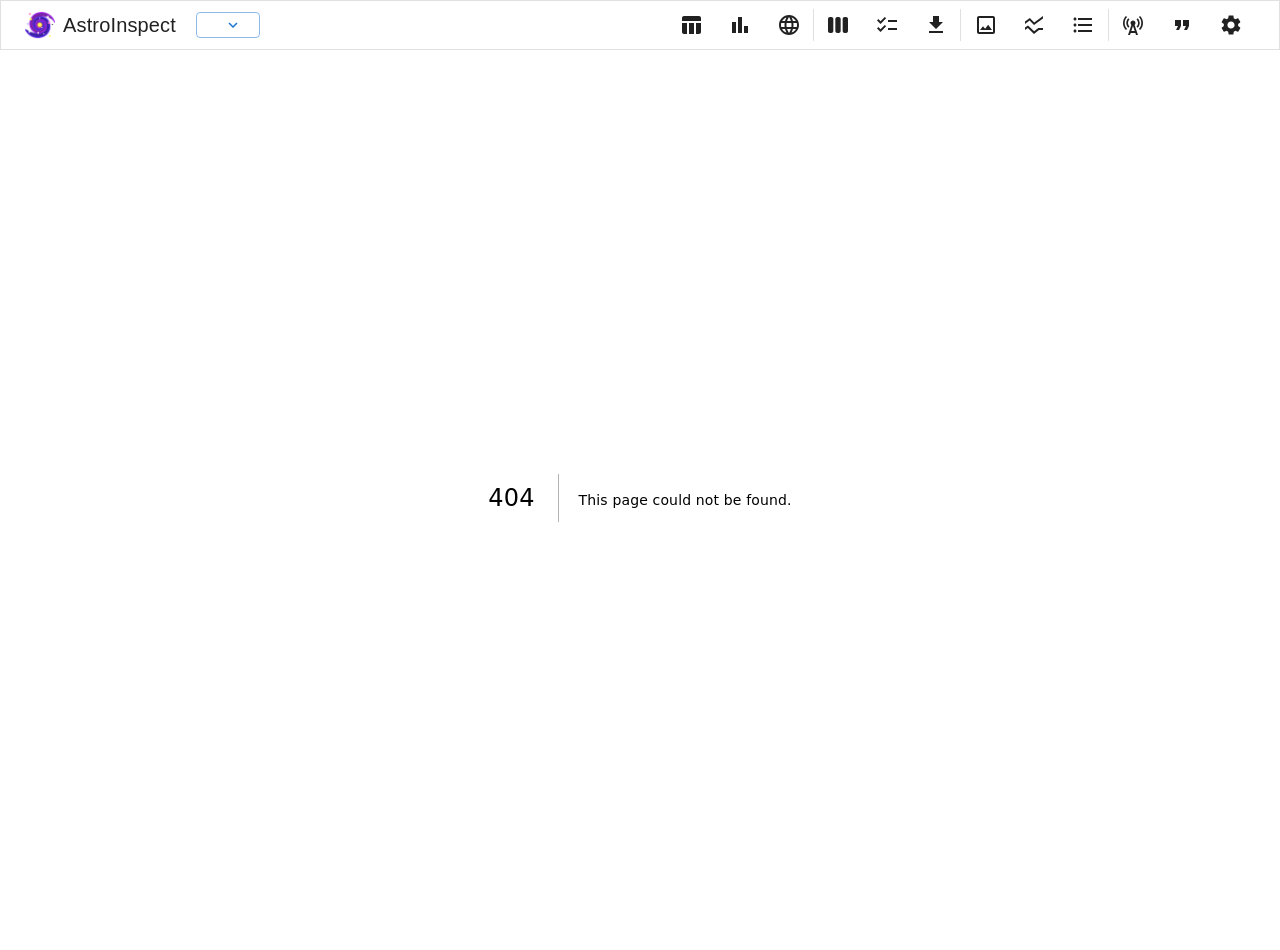
<file: 404/index.html>
<!DOCTYPE html><html lang="en" data-ag-theme-mode="light"><head><meta charSet="utf-8" data-next-head=""/><meta name="viewport" content="initial-scale=1, width=device-width" data-next-head=""/><link rel="icon" type="image/x-icon" href="/favicon.ico" data-next-head=""/><link rel="icon" type="image/png" sizes="16x16" href="/favicon_16.png" data-next-head=""/><link rel="icon" type="image/png" sizes="32x32" href="/favicon_32.png" data-next-head=""/><link rel="icon" type="image/png" sizes="64x64" href="/favicon_64.png" data-next-head=""/><link rel="icon" type="image/png" sizes="128x128" href="/favicon_128.png" data-next-head=""/><link rel="icon" type="image/png" sizes="180x180" href="/favicon_180.png" data-next-head=""/><link rel="icon" type="image/png" sizes="192x192" href="/favicon_192.png" data-next-head=""/><link rel="icon" type="image/png" sizes="256x256" href="/favicon_256.png" data-next-head=""/><link rel="icon" type="image/png" sizes="512x512" href="/favicon_512.png" data-next-head=""/><link rel="manifest" href="/site.webmanifest" data-next-head=""/><title data-next-head="">404: This page could not be found</title><meta name="emotion-insertion-point" content=""/><meta name="emotion-insertion-point" content=""/><link rel="preload" href="/_next/static/css/14cb725e9b2a5889.css" as="style"/><style data-emotion="mui "></style><link rel="stylesheet" href="/_next/static/css/14cb725e9b2a5889.css" data-n-g=""/><noscript data-n-css=""></noscript><script defer="" noModule="" src="/_next/static/chunks/polyfills-42372ed130431b0a.js"></script><script src="/_next/static/chunks/webpack-782a72674ae8c839.js" defer=""></script><script src="/_next/static/chunks/framework-32463eb0424f86be.js" defer=""></script><script src="/_next/static/chunks/main-eefc9063aaaedfaa.js" defer=""></script><script src="/_next/static/chunks/pages/_app-252e22e69d7531ce.js" defer=""></script><script src="/_next/static/chunks/pages/_error-94b8133dd8229633.js" defer=""></script><script src="/_next/static/KNioTXWG8QTWIepN1I50_/_buildManifest.js" defer=""></script><script src="/_next/static/KNioTXWG8QTWIepN1I50_/_ssgManifest.js" defer=""></script></head><body><div id="__next"><style data-emotion="css-global o6gwfi">html{-webkit-font-smoothing:antialiased;-moz-osx-font-smoothing:grayscale;box-sizing:border-box;-webkit-text-size-adjust:100%;}*,*::before,*::after{box-sizing:inherit;}strong,b{font-weight:700;}body{margin:0;color:rgba(0, 0, 0, 0.87);font-family:"Roboto","Helvetica","Arial",sans-serif;font-weight:400;font-size:1rem;line-height:1.5;letter-spacing:0.00938em;background-color:#fff;}@media print{body{background-color:#fff;}}body::backdrop{background-color:#fff;}</style><div class="MuiStack-root mui-3j596c"><header class="MuiPaper-root MuiPaper-outlined MuiAppBar-root MuiAppBar-colorInherit MuiAppBar-positionStatic mui-qj7np8"><div class="MuiToolbar-root MuiToolbar-gutters MuiToolbar-dense mui-1r5wzli"><div class="MuiStack-root mui-nsfw5h"><div class="cursor-pointer MuiBox-root mui-0"><div class="MuiStack-root mui-csffzd"><img alt="" loading="lazy" width="30" height="30" decoding="async" data-nimg="1" style="color:transparent" src="/favicon_64.png"/><div class="MuiTypography-root MuiTypography-h6 mui-1rl0qlz">AstroInspect</div></div></div><div class="MuiStack-root mui-csffzd"><button class="MuiButtonBase-root MuiButton-root MuiButton-outlined MuiButton-outlinedPrimary MuiButton-sizeSmall MuiButton-outlinedSizeSmall MuiButton-colorPrimary MuiButton-root MuiButton-outlined MuiButton-outlinedPrimary MuiButton-sizeSmall MuiButton-outlinedSizeSmall MuiButton-colorPrimary mui-83a9bu" tabindex="0" type="button"><p class="MuiTypography-root MuiTypography-body1 mui-xn8ur6"></p><span class="MuiButton-icon MuiButton-endIcon MuiButton-iconSizeSmall mui-1kpjuyd"><svg class="MuiSvgIcon-root MuiSvgIcon-fontSizeMedium mui-q7mezt" focusable="false" aria-hidden="true" viewBox="0 0 24 24" data-testid="KeyboardArrowDownIcon"><path d="M7.41 8.59 12 13.17l4.59-4.58L18 10l-6 6-6-6z"></path></svg></span></button><div class="MuiBox-root mui-0"><div class="MuiBox-root mui-0"></div></div></div></div><button class="MuiButtonBase-root MuiButton-root MuiButton-text MuiButton-textInherit MuiButton-sizeLarge MuiButton-textSizeLarge MuiButton-colorInherit MuiButton-root MuiButton-text MuiButton-textInherit MuiButton-sizeLarge MuiButton-textSizeLarge MuiButton-colorInherit mui-5qozub" tabindex="0" type="button" aria-label="Table page"><svg class="MuiSvgIcon-root MuiSvgIcon-fontSizeMedium mui-q7mezt" focusable="false" aria-hidden="true" viewBox="0 0 24 24" data-testid="TableChartIcon"><path d="M10 10.02h5V21h-5zM17 21h3c1.1 0 2-.9 2-2v-9h-5zm3-18H5c-1.1 0-2 .9-2 2v3h19V5c0-1.1-.9-2-2-2M3 19c0 1.1.9 2 2 2h3V10H3z"></path></svg></button><button class="MuiButtonBase-root MuiButton-root MuiButton-text MuiButton-textInherit MuiButton-sizeLarge MuiButton-textSizeLarge MuiButton-colorInherit MuiButton-root MuiButton-text MuiButton-textInherit MuiButton-sizeLarge MuiButton-textSizeLarge MuiButton-colorInherit mui-5qozub" tabindex="0" type="button" aria-label="Plots page"><svg class="MuiSvgIcon-root MuiSvgIcon-fontSizeMedium mui-q7mezt" focusable="false" aria-hidden="true" viewBox="0 0 24 24" data-testid="BarChartIcon"><path d="M4 9h4v11H4zm12 4h4v7h-4zm-6-9h4v16h-4z"></path></svg></button><button class="MuiButtonBase-root MuiButton-root MuiButton-text MuiButton-textInherit MuiButton-sizeLarge MuiButton-textSizeLarge MuiButton-colorInherit MuiButton-root MuiButton-text MuiButton-textInherit MuiButton-sizeLarge MuiButton-textSizeLarge MuiButton-colorInherit mui-5qozub" tabindex="0" type="button" aria-label="Skyviewer page"><svg class="MuiSvgIcon-root MuiSvgIcon-fontSizeMedium mui-q7mezt" focusable="false" aria-hidden="true" viewBox="0 0 24 24" data-testid="LanguageIcon"><path d="M11.99 2C6.47 2 2 6.48 2 12s4.47 10 9.99 10C17.52 22 22 17.52 22 12S17.52 2 11.99 2m6.93 6h-2.95c-.32-1.25-.78-2.45-1.38-3.56 1.84.63 3.37 1.91 4.33 3.56M12 4.04c.83 1.2 1.48 2.53 1.91 3.96h-3.82c.43-1.43 1.08-2.76 1.91-3.96M4.26 14C4.1 13.36 4 12.69 4 12s.1-1.36.26-2h3.38c-.08.66-.14 1.32-.14 2s.06 1.34.14 2zm.82 2h2.95c.32 1.25.78 2.45 1.38 3.56-1.84-.63-3.37-1.9-4.33-3.56m2.95-8H5.08c.96-1.66 2.49-2.93 4.33-3.56C8.81 5.55 8.35 6.75 8.03 8M12 19.96c-.83-1.2-1.48-2.53-1.91-3.96h3.82c-.43 1.43-1.08 2.76-1.91 3.96M14.34 14H9.66c-.09-.66-.16-1.32-.16-2s.07-1.35.16-2h4.68c.09.65.16 1.32.16 2s-.07 1.34-.16 2m.25 5.56c.6-1.11 1.06-2.31 1.38-3.56h2.95c-.96 1.65-2.49 2.93-4.33 3.56M16.36 14c.08-.66.14-1.32.14-2s-.06-1.34-.14-2h3.38c.16.64.26 1.31.26 2s-.1 1.36-.26 2z"></path></svg></button><div class="MuiDivider-root MuiDivider-middle MuiDivider-vertical MuiDivider-flexItem mui-jxj7m9" role="separator" aria-orientation="vertical"></div><button class="MuiButtonBase-root MuiButton-root MuiButton-text MuiButton-textInherit MuiButton-sizeLarge MuiButton-textSizeLarge MuiButton-colorInherit MuiButton-root MuiButton-text MuiButton-textInherit MuiButton-sizeLarge MuiButton-textSizeLarge MuiButton-colorInherit mui-5qozub" tabindex="0" type="button" aria-label="Columns"><svg class="MuiSvgIcon-root MuiSvgIcon-fontSizeMedium mui-q7mezt" focusable="false" aria-hidden="true" viewBox="0 0 24 24" data-testid="ViewWeekIcon"><path d="M5.33 20H4c-1.1 0-2-.9-2-2V6c0-1.1.9-2 2-2h1.33c1.1 0 2 .9 2 2v12c0 1.1-.89 2-2 2M22 18V6c0-1.1-.9-2-2-2h-1.33c-1.1 0-2 .9-2 2v12c0 1.1.9 2 2 2H20c1.11 0 2-.9 2-2m-7.33 0V6c0-1.1-.9-2-2-2h-1.33c-1.1 0-2 .9-2 2v12c0 1.1.9 2 2 2h1.33c1.1 0 2-.9 2-2"></path></svg></button><button class="MuiButtonBase-root MuiButton-root MuiButton-text MuiButton-textInherit MuiButton-sizeLarge MuiButton-textSizeLarge MuiButton-colorInherit MuiButton-root MuiButton-text MuiButton-textInherit MuiButton-sizeLarge MuiButton-textSizeLarge MuiButton-colorInherit mui-5qozub" tabindex="0" type="button" aria-label="Classification"><svg class="MuiSvgIcon-root MuiSvgIcon-fontSizeMedium mui-q7mezt" focusable="false" aria-hidden="true" viewBox="0 0 24 24" data-testid="ChecklistIcon"><path d="M22 7h-9v2h9zm0 8h-9v2h9zM5.54 11 2 7.46l1.41-1.41 2.12 2.12 4.24-4.24 1.41 1.41zm0 8L2 15.46l1.41-1.41 2.12 2.12 4.24-4.24 1.41 1.41z"></path></svg></button><button class="MuiButtonBase-root MuiButton-root MuiButton-text MuiButton-textInherit MuiButton-sizeLarge MuiButton-textSizeLarge MuiButton-colorInherit MuiButton-root MuiButton-text MuiButton-textInherit MuiButton-sizeLarge MuiButton-textSizeLarge MuiButton-colorInherit mui-5qozub" tabindex="0" type="button" aria-label="Download table"><svg class="MuiSvgIcon-root MuiSvgIcon-fontSizeMedium mui-q7mezt" focusable="false" aria-hidden="true" viewBox="0 0 24 24" data-testid="DownloadIcon"><path d="M5 20h14v-2H5zM19 9h-4V3H9v6H5l7 7z"></path></svg></button><div class="MuiDivider-root MuiDivider-middle MuiDivider-vertical MuiDivider-flexItem mui-jxj7m9" role="separator" aria-orientation="vertical"></div><button class="MuiButtonBase-root MuiButton-root MuiButton-text MuiButton-textInherit MuiButton-sizeLarge MuiButton-textSizeLarge MuiButton-colorInherit MuiButton-root MuiButton-text MuiButton-textInherit MuiButton-sizeLarge MuiButton-textSizeLarge MuiButton-colorInherit mui-5qozub" tabindex="0" type="button" aria-label="Images"><svg class="MuiSvgIcon-root MuiSvgIcon-fontSizeMedium mui-q7mezt" focusable="false" aria-hidden="true" viewBox="0 0 24 24" data-testid="PhotoOutlinedIcon"><path d="M19 5v14H5V5zm0-2H5c-1.1 0-2 .9-2 2v14c0 1.1.9 2 2 2h14c1.1 0 2-.9 2-2V5c0-1.1-.9-2-2-2m-4.86 8.86-3 3.87L9 13.14 6 17h12z"></path></svg></button><div class="MuiBox-root mui-0"><div class="MuiBox-root mui-0"></div><div class="MuiBox-root mui-0"></div><div class="MuiBox-root mui-0"></div><div class="MuiBox-root mui-0"></div></div><button class="MuiButtonBase-root MuiButton-root MuiButton-text MuiButton-textInherit MuiButton-sizeLarge MuiButton-textSizeLarge MuiButton-colorInherit MuiButton-root MuiButton-text MuiButton-textInherit MuiButton-sizeLarge MuiButton-textSizeLarge MuiButton-colorInherit mui-5qozub" tabindex="0" type="button" aria-label="SEDs"><svg class="MuiSvgIcon-root MuiSvgIcon-fontSizeMedium mui-q7mezt" focusable="false" aria-hidden="true" viewBox="0 0 24 24" data-testid="SsidChartIcon"><path d="M21 5.47 12 12 7.62 7.62 3 11V8.52L7.83 5l4.38 4.38L21 3zM21 15h-4.7l-4.17 3.34L6 12.41l-3 2.13V17l2.8-2 6.2 6 5-4h4z"></path></svg></button><div class="MuiBox-root mui-0"><div class="MuiBox-root mui-0"></div><div class="MuiBox-root mui-0"></div></div><button class="MuiButtonBase-root MuiButton-root MuiButton-text MuiButton-textInherit MuiButton-sizeLarge MuiButton-textSizeLarge MuiButton-colorInherit MuiButton-root MuiButton-text MuiButton-textInherit MuiButton-sizeLarge MuiButton-textSizeLarge MuiButton-colorInherit mui-5qozub" tabindex="0" type="button" aria-label="SDSS catalog"><svg class="MuiSvgIcon-root MuiSvgIcon-fontSizeMedium mui-q7mezt" focusable="false" aria-hidden="true" viewBox="0 0 24 24" data-testid="FormatListBulletedIcon"><path d="M4 10.5c-.83 0-1.5.67-1.5 1.5s.67 1.5 1.5 1.5 1.5-.67 1.5-1.5-.67-1.5-1.5-1.5m0-6c-.83 0-1.5.67-1.5 1.5S3.17 7.5 4 7.5 5.5 6.83 5.5 6 4.83 4.5 4 4.5m0 12c-.83 0-1.5.68-1.5 1.5s.68 1.5 1.5 1.5 1.5-.68 1.5-1.5-.67-1.5-1.5-1.5M7 19h14v-2H7zm0-6h14v-2H7zm0-8v2h14V5z"></path></svg></button><div class="MuiDivider-root MuiDivider-middle MuiDivider-vertical MuiDivider-flexItem mui-jxj7m9" role="separator" aria-orientation="vertical"></div><button class="MuiButtonBase-root MuiButton-root MuiButton-text MuiButton-textInherit MuiButton-sizeLarge MuiButton-textSizeLarge MuiButton-colorInherit MuiButton-root MuiButton-text MuiButton-textInherit MuiButton-sizeLarge MuiButton-textSizeLarge MuiButton-colorInherit mui-5qozub" tabindex="0" type="button" aria-label="Connect to SAMP hub"><svg class="MuiSvgIcon-root MuiSvgIcon-fontSizeMedium mui-q7mezt" focusable="false" aria-hidden="true" viewBox="0 0 24 24" data-testid="CellTowerIcon"><path d="m7.3 14.7 1.2-1.2c-1-1-1.5-2.3-1.5-3.5 0-1.3.5-2.6 1.5-3.5L7.3 5.3c-1.3 1.3-2 3-2 4.7s.7 3.4 2 4.7M19.1 2.9l-1.2 1.2c1.6 1.6 2.4 3.8 2.4 5.9s-.8 4.3-2.4 5.9l1.2 1.2c2-2 2.9-4.5 2.9-7.1s-1-5.1-2.9-7.1"></path><path d="M6.1 4.1 4.9 2.9C3 4.9 2 7.4 2 10s1 5.1 2.9 7.1l1.2-1.2c-1.6-1.6-2.4-3.8-2.4-5.9s.8-4.3 2.4-5.9m10.6 10.6c1.3-1.3 2-3 2-4.7-.1-1.7-.7-3.4-2-4.7l-1.2 1.2c1 1 1.5 2.3 1.5 3.5 0 1.3-.5 2.6-1.5 3.5zM14.5 10c0-1.38-1.12-2.5-2.5-2.5S9.5 8.62 9.5 10c0 .76.34 1.42.87 1.88L7 22h2l.67-2h4.67l.66 2h2l-3.37-10.12c.53-.46.87-1.12.87-1.88m-4.17 8L12 13l1.67 5z"></path></svg></button><button class="MuiButtonBase-root MuiButton-root MuiButton-text MuiButton-textInherit MuiButton-sizeLarge MuiButton-textSizeLarge MuiButton-colorInherit MuiButton-root MuiButton-text MuiButton-textInherit MuiButton-sizeLarge MuiButton-textSizeLarge MuiButton-colorInherit mui-5qozub" tabindex="0" type="button" aria-label="Cite this software"><svg class="MuiSvgIcon-root MuiSvgIcon-fontSizeMedium mui-q7mezt" focusable="false" aria-hidden="true" viewBox="0 0 24 24" data-testid="FormatQuoteIcon"><path d="M6 17h3l2-4V7H5v6h3zm8 0h3l2-4V7h-6v6h3z"></path></svg></button><button class="MuiButtonBase-root MuiButton-root MuiButton-text MuiButton-textInherit MuiButton-sizeLarge MuiButton-textSizeLarge MuiButton-colorInherit MuiButton-root MuiButton-text MuiButton-textInherit MuiButton-sizeLarge MuiButton-textSizeLarge MuiButton-colorInherit mui-5qozub" tabindex="0" type="button" aria-label="Settings"><svg class="MuiSvgIcon-root MuiSvgIcon-fontSizeMedium mui-q7mezt" focusable="false" aria-hidden="true" viewBox="0 0 24 24" data-testid="SettingsIcon"><path d="M19.14 12.94c.04-.3.06-.61.06-.94 0-.32-.02-.64-.07-.94l2.03-1.58c.18-.14.23-.41.12-.61l-1.92-3.32c-.12-.22-.37-.29-.59-.22l-2.39.96c-.5-.38-1.03-.7-1.62-.94l-.36-2.54c-.04-.24-.24-.41-.48-.41h-3.84c-.24 0-.43.17-.47.41l-.36 2.54c-.59.24-1.13.57-1.62.94l-2.39-.96c-.22-.08-.47 0-.59.22L2.74 8.87c-.12.21-.08.47.12.61l2.03 1.58c-.05.3-.09.63-.09.94s.02.64.07.94l-2.03 1.58c-.18.14-.23.41-.12.61l1.92 3.32c.12.22.37.29.59.22l2.39-.96c.5.38 1.03.7 1.62.94l.36 2.54c.05.24.24.41.48.41h3.84c.24 0 .44-.17.47-.41l.36-2.54c.59-.24 1.13-.56 1.62-.94l2.39.96c.22.08.47 0 .59-.22l1.92-3.32c.12-.22.07-.47-.12-.61zM12 15.6c-1.98 0-3.6-1.62-3.6-3.6s1.62-3.6 3.6-3.6 3.6 1.62 3.6 3.6-1.62 3.6-3.6 3.6"></path></svg></button><div class="MuiBox-root mui-0"><div class="MuiBox-root mui-0"></div><div class="MuiBox-root mui-0"></div><div class="MuiBox-root mui-0"></div><div class="MuiBox-root mui-0"></div><div class="MuiBox-root mui-0"></div><div class="MuiBox-root mui-0"></div></div></div></header><div class="MuiBox-root mui-i9gxme"><div style="font-family:system-ui,&quot;Segoe UI&quot;,Roboto,Helvetica,Arial,sans-serif,&quot;Apple Color Emoji&quot;,&quot;Segoe UI Emoji&quot;;height:100vh;text-align:center;display:flex;flex-direction:column;align-items:center;justify-content:center"><div style="line-height:48px"><style>body{color:#000;background:#fff;margin:0}.next-error-h1{border-right:1px solid rgba(0,0,0,.3)}@media (prefers-color-scheme:dark){body{color:#fff;background:#000}.next-error-h1{border-right:1px solid rgba(255,255,255,.3)}}</style><h1 class="next-error-h1" style="display:inline-block;margin:0 20px 0 0;padding-right:23px;font-size:24px;font-weight:500;vertical-align:top">404</h1><div style="display:inline-block"><h2 style="font-size:14px;font-weight:400;line-height:28px">This page could not be found<!-- -->.</h2></div></div></div></div></div></div><script id="__NEXT_DATA__" type="application/json">{"props":{"pageProps":{"statusCode":404}},"page":"/_error","query":{},"buildId":"KNioTXWG8QTWIepN1I50_","nextExport":true,"isFallback":false,"gip":true,"scriptLoader":[]}</script></body></html>
</file>
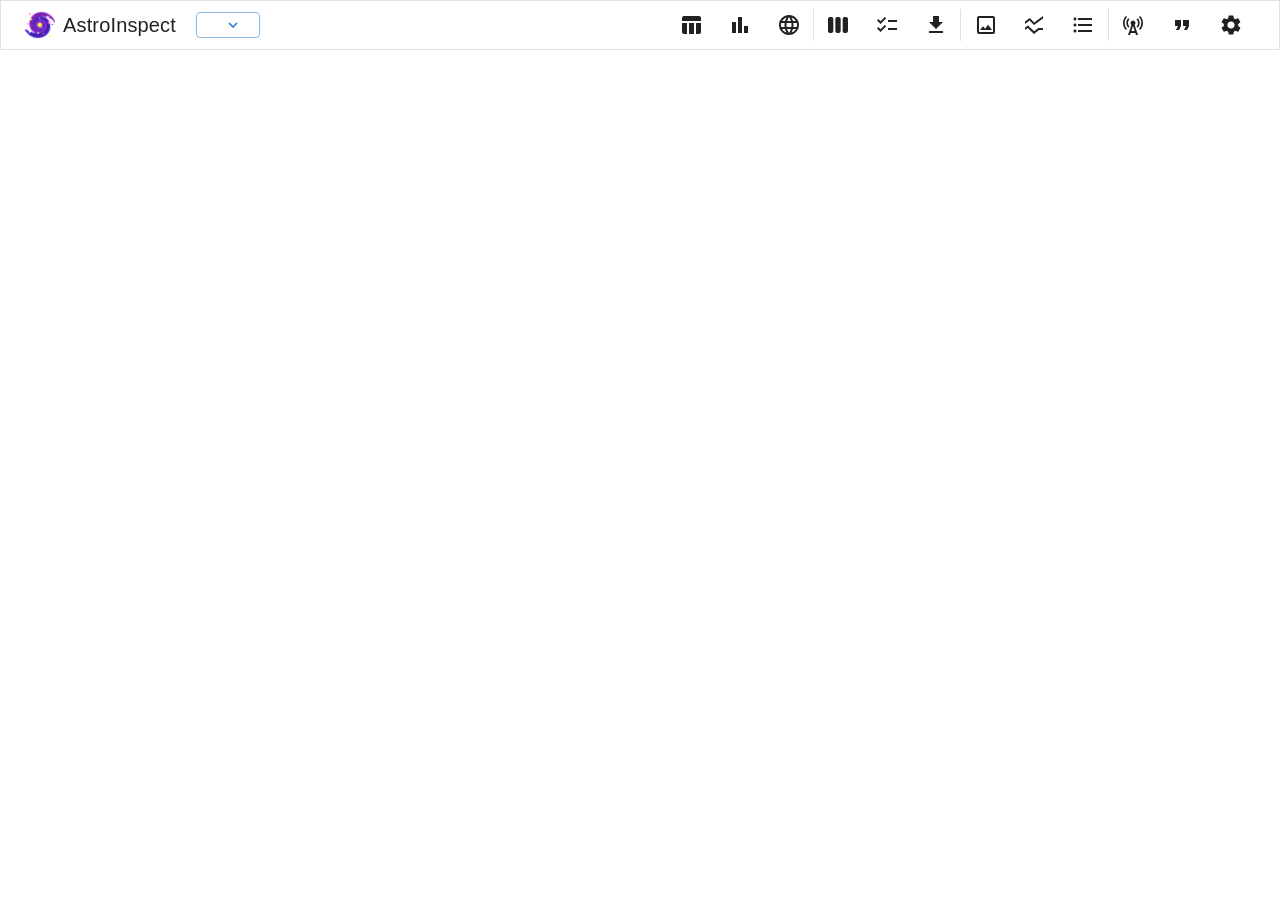
<file: ai/index.html>
<!DOCTYPE html><html lang="en" data-ag-theme-mode="light"><head><meta charSet="utf-8" data-next-head=""/><meta name="viewport" content="initial-scale=1, width=device-width" data-next-head=""/><link rel="icon" type="image/x-icon" href="/favicon.ico" data-next-head=""/><link rel="icon" type="image/png" sizes="16x16" href="/favicon_16.png" data-next-head=""/><link rel="icon" type="image/png" sizes="32x32" href="/favicon_32.png" data-next-head=""/><link rel="icon" type="image/png" sizes="64x64" href="/favicon_64.png" data-next-head=""/><link rel="icon" type="image/png" sizes="128x128" href="/favicon_128.png" data-next-head=""/><link rel="icon" type="image/png" sizes="180x180" href="/favicon_180.png" data-next-head=""/><link rel="icon" type="image/png" sizes="192x192" href="/favicon_192.png" data-next-head=""/><link rel="icon" type="image/png" sizes="256x256" href="/favicon_256.png" data-next-head=""/><link rel="icon" type="image/png" sizes="512x512" href="/favicon_512.png" data-next-head=""/><link rel="manifest" href="/site.webmanifest" data-next-head=""/><title data-next-head="">AstroInspect</title><meta name="emotion-insertion-point" content=""/><meta name="emotion-insertion-point" content=""/><link rel="preload" href="/_next/static/css/14cb725e9b2a5889.css" as="style"/><style data-emotion="mui "></style><link rel="stylesheet" href="/_next/static/css/14cb725e9b2a5889.css" data-n-g=""/><noscript data-n-css=""></noscript><script defer="" noModule="" src="/_next/static/chunks/polyfills-42372ed130431b0a.js"></script><script src="/_next/static/chunks/webpack-782a72674ae8c839.js" defer=""></script><script src="/_next/static/chunks/framework-32463eb0424f86be.js" defer=""></script><script src="/_next/static/chunks/main-eefc9063aaaedfaa.js" defer=""></script><script src="/_next/static/chunks/pages/_app-252e22e69d7531ce.js" defer=""></script><script src="/_next/static/chunks/pages/ai-fc88b842fea32182.js" defer=""></script><script src="/_next/static/KNioTXWG8QTWIepN1I50_/_buildManifest.js" defer=""></script><script src="/_next/static/KNioTXWG8QTWIepN1I50_/_ssgManifest.js" defer=""></script></head><body><div id="__next"><style data-emotion="css-global o6gwfi">html{-webkit-font-smoothing:antialiased;-moz-osx-font-smoothing:grayscale;box-sizing:border-box;-webkit-text-size-adjust:100%;}*,*::before,*::after{box-sizing:inherit;}strong,b{font-weight:700;}body{margin:0;color:rgba(0, 0, 0, 0.87);font-family:"Roboto","Helvetica","Arial",sans-serif;font-weight:400;font-size:1rem;line-height:1.5;letter-spacing:0.00938em;background-color:#fff;}@media print{body{background-color:#fff;}}body::backdrop{background-color:#fff;}</style><style data-emotion="mui 3j596c">.mui-3j596c{display:-webkit-box;display:-webkit-flex;display:-ms-flexbox;display:flex;-webkit-flex-direction:column;-ms-flex-direction:column;flex-direction:column;height:100%;width:100%;}</style><div class="MuiStack-root mui-3j596c"><style data-emotion="mui 958vyn">.mui-958vyn{display:-webkit-box;display:-webkit-flex;display:-ms-flexbox;display:flex;-webkit-flex-direction:column;-ms-flex-direction:column;flex-direction:column;width:100%;box-sizing:border-box;-webkit-flex-shrink:0;-ms-flex-negative:0;flex-shrink:0;position:static;--AppBar-color:inherit;}</style><style data-emotion="mui qj7np8">.mui-qj7np8{background-color:#fff;color:rgba(0, 0, 0, 0.87);-webkit-transition:box-shadow 300ms cubic-bezier(0.4, 0, 0.2, 1) 0ms;transition:box-shadow 300ms cubic-bezier(0.4, 0, 0.2, 1) 0ms;border:1px solid rgba(0, 0, 0, 0.12);display:-webkit-box;display:-webkit-flex;display:-ms-flexbox;display:flex;-webkit-flex-direction:column;-ms-flex-direction:column;flex-direction:column;width:100%;box-sizing:border-box;-webkit-flex-shrink:0;-ms-flex-negative:0;flex-shrink:0;position:static;--AppBar-color:inherit;}</style><header class="MuiPaper-root MuiPaper-outlined MuiAppBar-root MuiAppBar-colorInherit MuiAppBar-positionStatic mui-qj7np8"><style data-emotion="mui 1r5wzli">.mui-1r5wzli{position:relative;display:-webkit-box;display:-webkit-flex;display:-ms-flexbox;display:flex;-webkit-align-items:center;-webkit-box-align:center;-ms-flex-align:center;align-items:center;padding-left:16px;padding-right:16px;min-height:48px;}@media (min-width:600px){.mui-1r5wzli{padding-left:24px;padding-right:24px;}}</style><div class="MuiToolbar-root MuiToolbar-gutters MuiToolbar-dense mui-1r5wzli"><style data-emotion="mui nsfw5h">.mui-nsfw5h{display:-webkit-box;display:-webkit-flex;display:-ms-flexbox;display:flex;-webkit-flex-direction:row;-ms-flex-direction:row;flex-direction:row;-webkit-box-flex:1;-webkit-flex-grow:1;-ms-flex-positive:1;flex-grow:1;-webkit-align-items:center;-webkit-box-align:center;-ms-flex-align:center;align-items:center;}.mui-nsfw5h>:not(style):not(style){margin:0;}.mui-nsfw5h>:not(style)~:not(style){margin-left:20px;}</style><div class="MuiStack-root mui-nsfw5h"><div class="cursor-pointer MuiBox-root mui-0"><style data-emotion="mui csffzd">.mui-csffzd{display:-webkit-box;display:-webkit-flex;display:-ms-flexbox;display:flex;-webkit-flex-direction:row;-ms-flex-direction:row;flex-direction:row;-webkit-align-items:center;-webkit-box-align:center;-ms-flex-align:center;align-items:center;}.mui-csffzd>:not(style):not(style){margin:0;}.mui-csffzd>:not(style)~:not(style){margin-left:8px;}</style><div class="MuiStack-root mui-csffzd"><img alt="" loading="lazy" width="30" height="30" decoding="async" data-nimg="1" style="color:transparent" src="/favicon_64.png"/><style data-emotion="mui 1rl0qlz">.mui-1rl0qlz{margin:0;font-family:"Roboto","Helvetica","Arial",sans-serif;font-weight:500;font-size:1.25rem;line-height:1.6;letter-spacing:0.0075em;}</style><div class="MuiTypography-root MuiTypography-h6 mui-1rl0qlz">AstroInspect</div></div></div><div class="MuiStack-root mui-csffzd"><style data-emotion="mui 1u95jh0">.mui-1u95jh0{font-family:"Roboto","Helvetica","Arial",sans-serif;font-weight:500;font-size:0.875rem;line-height:1.75;letter-spacing:0.02857em;text-transform:uppercase;min-width:64px;padding:6px 16px;border:0;border-radius:4px;-webkit-transition:background-color 250ms cubic-bezier(0.4, 0, 0.2, 1) 0ms,box-shadow 250ms cubic-bezier(0.4, 0, 0.2, 1) 0ms,border-color 250ms cubic-bezier(0.4, 0, 0.2, 1) 0ms,color 250ms cubic-bezier(0.4, 0, 0.2, 1) 0ms;transition:background-color 250ms cubic-bezier(0.4, 0, 0.2, 1) 0ms,box-shadow 250ms cubic-bezier(0.4, 0, 0.2, 1) 0ms,border-color 250ms cubic-bezier(0.4, 0, 0.2, 1) 0ms,color 250ms cubic-bezier(0.4, 0, 0.2, 1) 0ms;padding:5px 15px;border:1px solid currentColor;border-color:var(--variant-outlinedBorder, currentColor);background-color:var(--variant-outlinedBg);color:var(--variant-outlinedColor);--variant-textColor:#1976d2;--variant-outlinedColor:#1976d2;--variant-outlinedBorder:rgba(25, 118, 210, 0.5);--variant-containedColor:#fff;--variant-containedBg:#1976d2;padding:3px 9px;font-size:0.8125rem;}.mui-1u95jh0:hover{-webkit-text-decoration:none;text-decoration:none;}.mui-1u95jh0.Mui-disabled{color:rgba(0, 0, 0, 0.26);}.mui-1u95jh0.Mui-disabled{border:1px solid rgba(0, 0, 0, 0.12);}@media (hover: hover){.mui-1u95jh0:hover{--variant-containedBg:#1565c0;--variant-textBg:rgba(25, 118, 210, 0.04);--variant-outlinedBorder:#1976d2;--variant-outlinedBg:rgba(25, 118, 210, 0.04);}}</style><style data-emotion="mui 83a9bu">.mui-83a9bu{display:-webkit-inline-box;display:-webkit-inline-flex;display:-ms-inline-flexbox;display:inline-flex;-webkit-align-items:center;-webkit-box-align:center;-ms-flex-align:center;align-items:center;-webkit-box-pack:center;-ms-flex-pack:center;-webkit-justify-content:center;justify-content:center;position:relative;box-sizing:border-box;-webkit-tap-highlight-color:transparent;background-color:transparent;outline:0;border:0;margin:0;border-radius:0;padding:0;cursor:pointer;-webkit-user-select:none;-moz-user-select:none;-ms-user-select:none;user-select:none;vertical-align:middle;-moz-appearance:none;-webkit-appearance:none;-webkit-text-decoration:none;text-decoration:none;color:inherit;font-family:"Roboto","Helvetica","Arial",sans-serif;font-weight:500;font-size:0.875rem;line-height:1.75;letter-spacing:0.02857em;text-transform:uppercase;min-width:64px;padding:6px 16px;border:0;border-radius:4px;-webkit-transition:background-color 250ms cubic-bezier(0.4, 0, 0.2, 1) 0ms,box-shadow 250ms cubic-bezier(0.4, 0, 0.2, 1) 0ms,border-color 250ms cubic-bezier(0.4, 0, 0.2, 1) 0ms,color 250ms cubic-bezier(0.4, 0, 0.2, 1) 0ms;transition:background-color 250ms cubic-bezier(0.4, 0, 0.2, 1) 0ms,box-shadow 250ms cubic-bezier(0.4, 0, 0.2, 1) 0ms,border-color 250ms cubic-bezier(0.4, 0, 0.2, 1) 0ms,color 250ms cubic-bezier(0.4, 0, 0.2, 1) 0ms;padding:5px 15px;border:1px solid currentColor;border-color:var(--variant-outlinedBorder, currentColor);background-color:var(--variant-outlinedBg);color:var(--variant-outlinedColor);--variant-textColor:#1976d2;--variant-outlinedColor:#1976d2;--variant-outlinedBorder:rgba(25, 118, 210, 0.5);--variant-containedColor:#fff;--variant-containedBg:#1976d2;padding:3px 9px;font-size:0.8125rem;}.mui-83a9bu::-moz-focus-inner{border-style:none;}.mui-83a9bu.Mui-disabled{pointer-events:none;cursor:default;}@media print{.mui-83a9bu{-webkit-print-color-adjust:exact;color-adjust:exact;}}.mui-83a9bu:hover{-webkit-text-decoration:none;text-decoration:none;}.mui-83a9bu.Mui-disabled{color:rgba(0, 0, 0, 0.26);}.mui-83a9bu.Mui-disabled{border:1px solid rgba(0, 0, 0, 0.12);}@media (hover: hover){.mui-83a9bu:hover{--variant-containedBg:#1565c0;--variant-textBg:rgba(25, 118, 210, 0.04);--variant-outlinedBorder:#1976d2;--variant-outlinedBg:rgba(25, 118, 210, 0.04);}}</style><button class="MuiButtonBase-root MuiButton-root MuiButton-outlined MuiButton-outlinedPrimary MuiButton-sizeSmall MuiButton-outlinedSizeSmall MuiButton-colorPrimary MuiButton-root MuiButton-outlined MuiButton-outlinedPrimary MuiButton-sizeSmall MuiButton-outlinedSizeSmall MuiButton-colorPrimary mui-83a9bu" tabindex="0" type="button"><style data-emotion="mui xn8ur6">.mui-xn8ur6{margin:0;font-family:"Roboto","Helvetica","Arial",sans-serif;font-weight:400;font-size:1rem;line-height:1.5;letter-spacing:0.00938em;overflow:hidden;text-overflow:ellipsis;max-width:310px;white-space:nowrap;}</style><p class="MuiTypography-root MuiTypography-body1 mui-xn8ur6"></p><style data-emotion="mui 1kpjuyd">.mui-1kpjuyd{display:inherit;margin-right:-4px;margin-left:8px;margin-right:-2px;}.mui-1kpjuyd>*:nth-of-type(1){font-size:18px;}</style><span class="MuiButton-icon MuiButton-endIcon MuiButton-iconSizeSmall mui-1kpjuyd"><style data-emotion="mui q7mezt">.mui-q7mezt{-webkit-user-select:none;-moz-user-select:none;-ms-user-select:none;user-select:none;width:1em;height:1em;display:inline-block;-webkit-flex-shrink:0;-ms-flex-negative:0;flex-shrink:0;-webkit-transition:fill 200ms cubic-bezier(0.4, 0, 0.2, 1) 0ms;transition:fill 200ms cubic-bezier(0.4, 0, 0.2, 1) 0ms;fill:currentColor;font-size:1.5rem;}</style><svg class="MuiSvgIcon-root MuiSvgIcon-fontSizeMedium mui-q7mezt" focusable="false" aria-hidden="true" viewBox="0 0 24 24" data-testid="KeyboardArrowDownIcon"><path d="M7.41 8.59 12 13.17l4.59-4.58L18 10l-6 6-6-6z"></path></svg></span></button><div class="MuiBox-root mui-0"><style data-emotion="mui m1jn0k">.mui-m1jn0k{z-index:9;}</style><div class="MuiBox-root mui-0"></div></div></div></div><style data-emotion="mui sy7g1m">.mui-sy7g1m{font-family:"Roboto","Helvetica","Arial",sans-serif;font-weight:500;font-size:0.875rem;line-height:1.75;letter-spacing:0.02857em;text-transform:uppercase;min-width:64px;padding:6px 16px;border:0;border-radius:4px;-webkit-transition:background-color 250ms cubic-bezier(0.4, 0, 0.2, 1) 0ms,box-shadow 250ms cubic-bezier(0.4, 0, 0.2, 1) 0ms,border-color 250ms cubic-bezier(0.4, 0, 0.2, 1) 0ms,color 250ms cubic-bezier(0.4, 0, 0.2, 1) 0ms;transition:background-color 250ms cubic-bezier(0.4, 0, 0.2, 1) 0ms,box-shadow 250ms cubic-bezier(0.4, 0, 0.2, 1) 0ms,border-color 250ms cubic-bezier(0.4, 0, 0.2, 1) 0ms,color 250ms cubic-bezier(0.4, 0, 0.2, 1) 0ms;padding:6px 8px;color:var(--variant-textColor);background-color:var(--variant-textBg);color:inherit;border-color:currentColor;--variant-containedBg:#e0e0e0;padding:8px 11px;font-size:0.9375rem;margin-left:2.4px;margin-right:2.4px;min-width:0;padding-top:8px;padding-bottom:8px;padding-left:10px;padding-right:10px;}.mui-sy7g1m:hover{-webkit-text-decoration:none;text-decoration:none;}.mui-sy7g1m.Mui-disabled{color:rgba(0, 0, 0, 0.26);}@media (hover: hover){.mui-sy7g1m:hover{--variant-containedBg:#f5f5f5;--variant-textBg:rgba(0, 0, 0, 0.04);--variant-outlinedBg:rgba(0, 0, 0, 0.04);}}</style><style data-emotion="mui 5qozub">.mui-5qozub{display:-webkit-inline-box;display:-webkit-inline-flex;display:-ms-inline-flexbox;display:inline-flex;-webkit-align-items:center;-webkit-box-align:center;-ms-flex-align:center;align-items:center;-webkit-box-pack:center;-ms-flex-pack:center;-webkit-justify-content:center;justify-content:center;position:relative;box-sizing:border-box;-webkit-tap-highlight-color:transparent;background-color:transparent;outline:0;border:0;margin:0;border-radius:0;padding:0;cursor:pointer;-webkit-user-select:none;-moz-user-select:none;-ms-user-select:none;user-select:none;vertical-align:middle;-moz-appearance:none;-webkit-appearance:none;-webkit-text-decoration:none;text-decoration:none;color:inherit;font-family:"Roboto","Helvetica","Arial",sans-serif;font-weight:500;font-size:0.875rem;line-height:1.75;letter-spacing:0.02857em;text-transform:uppercase;min-width:64px;padding:6px 16px;border:0;border-radius:4px;-webkit-transition:background-color 250ms cubic-bezier(0.4, 0, 0.2, 1) 0ms,box-shadow 250ms cubic-bezier(0.4, 0, 0.2, 1) 0ms,border-color 250ms cubic-bezier(0.4, 0, 0.2, 1) 0ms,color 250ms cubic-bezier(0.4, 0, 0.2, 1) 0ms;transition:background-color 250ms cubic-bezier(0.4, 0, 0.2, 1) 0ms,box-shadow 250ms cubic-bezier(0.4, 0, 0.2, 1) 0ms,border-color 250ms cubic-bezier(0.4, 0, 0.2, 1) 0ms,color 250ms cubic-bezier(0.4, 0, 0.2, 1) 0ms;padding:6px 8px;color:var(--variant-textColor);background-color:var(--variant-textBg);color:inherit;border-color:currentColor;--variant-containedBg:#e0e0e0;padding:8px 11px;font-size:0.9375rem;margin-left:2.4px;margin-right:2.4px;min-width:0;padding-top:8px;padding-bottom:8px;padding-left:10px;padding-right:10px;}.mui-5qozub::-moz-focus-inner{border-style:none;}.mui-5qozub.Mui-disabled{pointer-events:none;cursor:default;}@media print{.mui-5qozub{-webkit-print-color-adjust:exact;color-adjust:exact;}}.mui-5qozub:hover{-webkit-text-decoration:none;text-decoration:none;}.mui-5qozub.Mui-disabled{color:rgba(0, 0, 0, 0.26);}@media (hover: hover){.mui-5qozub:hover{--variant-containedBg:#f5f5f5;--variant-textBg:rgba(0, 0, 0, 0.04);--variant-outlinedBg:rgba(0, 0, 0, 0.04);}}</style><button class="MuiButtonBase-root MuiButton-root MuiButton-text MuiButton-textInherit MuiButton-sizeLarge MuiButton-textSizeLarge MuiButton-colorInherit MuiButton-root MuiButton-text MuiButton-textInherit MuiButton-sizeLarge MuiButton-textSizeLarge MuiButton-colorInherit mui-5qozub" tabindex="0" type="button" aria-label="Table page"><svg class="MuiSvgIcon-root MuiSvgIcon-fontSizeMedium mui-q7mezt" focusable="false" aria-hidden="true" viewBox="0 0 24 24" data-testid="TableChartIcon"><path d="M10 10.02h5V21h-5zM17 21h3c1.1 0 2-.9 2-2v-9h-5zm3-18H5c-1.1 0-2 .9-2 2v3h19V5c0-1.1-.9-2-2-2M3 19c0 1.1.9 2 2 2h3V10H3z"></path></svg></button><style data-emotion="mui 148agmb">.mui-148agmb{z-index:1500;pointer-events:none;pointer-events:auto;pointer-events:none;}.mui-148agmb[data-popper-placement*="bottom"] .MuiTooltip-arrow{top:0;margin-top:-0.71em;}.mui-148agmb[data-popper-placement*="bottom"] .MuiTooltip-arrow::before{transform-origin:0 100%;}.mui-148agmb[data-popper-placement*="top"] .MuiTooltip-arrow{bottom:0;margin-bottom:-0.71em;}.mui-148agmb[data-popper-placement*="top"] .MuiTooltip-arrow::before{transform-origin:100% 0;}.mui-148agmb[data-popper-placement*="right"] .MuiTooltip-arrow{height:1em;width:0.71em;}.mui-148agmb[data-popper-placement*="right"] .MuiTooltip-arrow::before{transform-origin:100% 100%;}.mui-148agmb[data-popper-placement*="left"] .MuiTooltip-arrow{height:1em;width:0.71em;}.mui-148agmb[data-popper-placement*="left"] .MuiTooltip-arrow::before{transform-origin:0 0;}.mui-148agmb[data-popper-placement*="right"] .MuiTooltip-arrow{left:0;margin-left:-0.71em;}.mui-148agmb[data-popper-placement*="left"] .MuiTooltip-arrow{right:0;margin-right:-0.71em;}</style><style data-emotion="mui 1w0uwdk">.mui-1w0uwdk{z-index:1500;pointer-events:none;pointer-events:auto;pointer-events:none;}.mui-1w0uwdk[data-popper-placement*="bottom"] .MuiTooltip-arrow{top:0;margin-top:-0.71em;}.mui-1w0uwdk[data-popper-placement*="bottom"] .MuiTooltip-arrow::before{transform-origin:0 100%;}.mui-1w0uwdk[data-popper-placement*="top"] .MuiTooltip-arrow{bottom:0;margin-bottom:-0.71em;}.mui-1w0uwdk[data-popper-placement*="top"] .MuiTooltip-arrow::before{transform-origin:100% 0;}.mui-1w0uwdk[data-popper-placement*="right"] .MuiTooltip-arrow{height:1em;width:0.71em;}.mui-1w0uwdk[data-popper-placement*="right"] .MuiTooltip-arrow::before{transform-origin:100% 100%;}.mui-1w0uwdk[data-popper-placement*="left"] .MuiTooltip-arrow{height:1em;width:0.71em;}.mui-1w0uwdk[data-popper-placement*="left"] .MuiTooltip-arrow::before{transform-origin:0 0;}.mui-1w0uwdk[data-popper-placement*="right"] .MuiTooltip-arrow{left:0;margin-left:-0.71em;}.mui-1w0uwdk[data-popper-placement*="left"] .MuiTooltip-arrow{right:0;margin-right:-0.71em;}</style><button class="MuiButtonBase-root MuiButton-root MuiButton-text MuiButton-textInherit MuiButton-sizeLarge MuiButton-textSizeLarge MuiButton-colorInherit MuiButton-root MuiButton-text MuiButton-textInherit MuiButton-sizeLarge MuiButton-textSizeLarge MuiButton-colorInherit mui-5qozub" tabindex="0" type="button" aria-label="Plots page"><svg class="MuiSvgIcon-root MuiSvgIcon-fontSizeMedium mui-q7mezt" focusable="false" aria-hidden="true" viewBox="0 0 24 24" data-testid="BarChartIcon"><path d="M4 9h4v11H4zm12 4h4v7h-4zm-6-9h4v16h-4z"></path></svg></button><button class="MuiButtonBase-root MuiButton-root MuiButton-text MuiButton-textInherit MuiButton-sizeLarge MuiButton-textSizeLarge MuiButton-colorInherit MuiButton-root MuiButton-text MuiButton-textInherit MuiButton-sizeLarge MuiButton-textSizeLarge MuiButton-colorInherit mui-5qozub" tabindex="0" type="button" aria-label="Skyviewer page"><svg class="MuiSvgIcon-root MuiSvgIcon-fontSizeMedium mui-q7mezt" focusable="false" aria-hidden="true" viewBox="0 0 24 24" data-testid="LanguageIcon"><path d="M11.99 2C6.47 2 2 6.48 2 12s4.47 10 9.99 10C17.52 22 22 17.52 22 12S17.52 2 11.99 2m6.93 6h-2.95c-.32-1.25-.78-2.45-1.38-3.56 1.84.63 3.37 1.91 4.33 3.56M12 4.04c.83 1.2 1.48 2.53 1.91 3.96h-3.82c.43-1.43 1.08-2.76 1.91-3.96M4.26 14C4.1 13.36 4 12.69 4 12s.1-1.36.26-2h3.38c-.08.66-.14 1.32-.14 2s.06 1.34.14 2zm.82 2h2.95c.32 1.25.78 2.45 1.38 3.56-1.84-.63-3.37-1.9-4.33-3.56m2.95-8H5.08c.96-1.66 2.49-2.93 4.33-3.56C8.81 5.55 8.35 6.75 8.03 8M12 19.96c-.83-1.2-1.48-2.53-1.91-3.96h3.82c-.43 1.43-1.08 2.76-1.91 3.96M14.34 14H9.66c-.09-.66-.16-1.32-.16-2s.07-1.35.16-2h4.68c.09.65.16 1.32.16 2s-.07 1.34-.16 2m.25 5.56c.6-1.11 1.06-2.31 1.38-3.56h2.95c-.96 1.65-2.49 2.93-4.33 3.56M16.36 14c.08-.66.14-1.32.14-2s-.06-1.34-.14-2h3.38c.16.64.26 1.31.26 2s-.1 1.36-.26 2z"></path></svg></button><style data-emotion="mui jxj7m9">.mui-jxj7m9{margin:0;-webkit-flex-shrink:0;-ms-flex-negative:0;flex-shrink:0;border-width:0;border-style:solid;border-color:rgba(0, 0, 0, 0.12);border-bottom-width:thin;margin-top:8px;margin-bottom:8px;height:100%;border-bottom-width:0;border-right-width:thin;-webkit-align-self:stretch;-ms-flex-item-align:stretch;align-self:stretch;height:auto;}</style><div class="MuiDivider-root MuiDivider-middle MuiDivider-vertical MuiDivider-flexItem mui-jxj7m9" role="separator" aria-orientation="vertical"></div><button class="MuiButtonBase-root MuiButton-root MuiButton-text MuiButton-textInherit MuiButton-sizeLarge MuiButton-textSizeLarge MuiButton-colorInherit MuiButton-root MuiButton-text MuiButton-textInherit MuiButton-sizeLarge MuiButton-textSizeLarge MuiButton-colorInherit mui-5qozub" tabindex="0" type="button" aria-label="Columns"><svg class="MuiSvgIcon-root MuiSvgIcon-fontSizeMedium mui-q7mezt" focusable="false" aria-hidden="true" viewBox="0 0 24 24" data-testid="ViewWeekIcon"><path d="M5.33 20H4c-1.1 0-2-.9-2-2V6c0-1.1.9-2 2-2h1.33c1.1 0 2 .9 2 2v12c0 1.1-.89 2-2 2M22 18V6c0-1.1-.9-2-2-2h-1.33c-1.1 0-2 .9-2 2v12c0 1.1.9 2 2 2H20c1.11 0 2-.9 2-2m-7.33 0V6c0-1.1-.9-2-2-2h-1.33c-1.1 0-2 .9-2 2v12c0 1.1.9 2 2 2h1.33c1.1 0 2-.9 2-2"></path></svg></button><style data-emotion="mui depviu">@media print{.mui-depviu{position:absolute!important;}}</style><button class="MuiButtonBase-root MuiButton-root MuiButton-text MuiButton-textInherit MuiButton-sizeLarge MuiButton-textSizeLarge MuiButton-colorInherit MuiButton-root MuiButton-text MuiButton-textInherit MuiButton-sizeLarge MuiButton-textSizeLarge MuiButton-colorInherit mui-5qozub" tabindex="0" type="button" aria-label="Classification"><svg class="MuiSvgIcon-root MuiSvgIcon-fontSizeMedium mui-q7mezt" focusable="false" aria-hidden="true" viewBox="0 0 24 24" data-testid="ChecklistIcon"><path d="M22 7h-9v2h9zm0 8h-9v2h9zM5.54 11 2 7.46l1.41-1.41 2.12 2.12 4.24-4.24 1.41 1.41zm0 8L2 15.46l1.41-1.41 2.12 2.12 4.24-4.24 1.41 1.41z"></path></svg></button><button class="MuiButtonBase-root MuiButton-root MuiButton-text MuiButton-textInherit MuiButton-sizeLarge MuiButton-textSizeLarge MuiButton-colorInherit MuiButton-root MuiButton-text MuiButton-textInherit MuiButton-sizeLarge MuiButton-textSizeLarge MuiButton-colorInherit mui-5qozub" tabindex="0" type="button" aria-label="Download table"><svg class="MuiSvgIcon-root MuiSvgIcon-fontSizeMedium mui-q7mezt" focusable="false" aria-hidden="true" viewBox="0 0 24 24" data-testid="DownloadIcon"><path d="M5 20h14v-2H5zM19 9h-4V3H9v6H5l7 7z"></path></svg></button><div class="MuiDivider-root MuiDivider-middle MuiDivider-vertical MuiDivider-flexItem mui-jxj7m9" role="separator" aria-orientation="vertical"></div><button class="MuiButtonBase-root MuiButton-root MuiButton-text MuiButton-textInherit MuiButton-sizeLarge MuiButton-textSizeLarge MuiButton-colorInherit MuiButton-root MuiButton-text MuiButton-textInherit MuiButton-sizeLarge MuiButton-textSizeLarge MuiButton-colorInherit mui-5qozub" tabindex="0" type="button" aria-label="Images"><svg class="MuiSvgIcon-root MuiSvgIcon-fontSizeMedium mui-q7mezt" focusable="false" aria-hidden="true" viewBox="0 0 24 24" data-testid="PhotoOutlinedIcon"><path d="M19 5v14H5V5zm0-2H5c-1.1 0-2 .9-2 2v14c0 1.1.9 2 2 2h14c1.1 0 2-.9 2-2V5c0-1.1-.9-2-2-2m-4.86 8.86-3 3.87L9 13.14 6 17h12z"></path></svg></button><div class="MuiBox-root mui-0"><div class="MuiBox-root mui-0"></div><div class="MuiBox-root mui-0"></div><div class="MuiBox-root mui-0"></div><div class="MuiBox-root mui-0"></div></div><button class="MuiButtonBase-root MuiButton-root MuiButton-text MuiButton-textInherit MuiButton-sizeLarge MuiButton-textSizeLarge MuiButton-colorInherit MuiButton-root MuiButton-text MuiButton-textInherit MuiButton-sizeLarge MuiButton-textSizeLarge MuiButton-colorInherit mui-5qozub" tabindex="0" type="button" aria-label="SEDs"><svg class="MuiSvgIcon-root MuiSvgIcon-fontSizeMedium mui-q7mezt" focusable="false" aria-hidden="true" viewBox="0 0 24 24" data-testid="SsidChartIcon"><path d="M21 5.47 12 12 7.62 7.62 3 11V8.52L7.83 5l4.38 4.38L21 3zM21 15h-4.7l-4.17 3.34L6 12.41l-3 2.13V17l2.8-2 6.2 6 5-4h4z"></path></svg></button><div class="MuiBox-root mui-0"><div class="MuiBox-root mui-0"></div><div class="MuiBox-root mui-0"></div></div><button class="MuiButtonBase-root MuiButton-root MuiButton-text MuiButton-textInherit MuiButton-sizeLarge MuiButton-textSizeLarge MuiButton-colorInherit MuiButton-root MuiButton-text MuiButton-textInherit MuiButton-sizeLarge MuiButton-textSizeLarge MuiButton-colorInherit mui-5qozub" tabindex="0" type="button" aria-label="SDSS catalog"><svg class="MuiSvgIcon-root MuiSvgIcon-fontSizeMedium mui-q7mezt" focusable="false" aria-hidden="true" viewBox="0 0 24 24" data-testid="FormatListBulletedIcon"><path d="M4 10.5c-.83 0-1.5.67-1.5 1.5s.67 1.5 1.5 1.5 1.5-.67 1.5-1.5-.67-1.5-1.5-1.5m0-6c-.83 0-1.5.67-1.5 1.5S3.17 7.5 4 7.5 5.5 6.83 5.5 6 4.83 4.5 4 4.5m0 12c-.83 0-1.5.68-1.5 1.5s.68 1.5 1.5 1.5 1.5-.68 1.5-1.5-.67-1.5-1.5-1.5M7 19h14v-2H7zm0-6h14v-2H7zm0-8v2h14V5z"></path></svg></button><div class="MuiDivider-root MuiDivider-middle MuiDivider-vertical MuiDivider-flexItem mui-jxj7m9" role="separator" aria-orientation="vertical"></div><button class="MuiButtonBase-root MuiButton-root MuiButton-text MuiButton-textInherit MuiButton-sizeLarge MuiButton-textSizeLarge MuiButton-colorInherit MuiButton-root MuiButton-text MuiButton-textInherit MuiButton-sizeLarge MuiButton-textSizeLarge MuiButton-colorInherit mui-5qozub" tabindex="0" type="button" aria-label="Connect to SAMP hub"><svg class="MuiSvgIcon-root MuiSvgIcon-fontSizeMedium mui-q7mezt" focusable="false" aria-hidden="true" viewBox="0 0 24 24" data-testid="CellTowerIcon"><path d="m7.3 14.7 1.2-1.2c-1-1-1.5-2.3-1.5-3.5 0-1.3.5-2.6 1.5-3.5L7.3 5.3c-1.3 1.3-2 3-2 4.7s.7 3.4 2 4.7M19.1 2.9l-1.2 1.2c1.6 1.6 2.4 3.8 2.4 5.9s-.8 4.3-2.4 5.9l1.2 1.2c2-2 2.9-4.5 2.9-7.1s-1-5.1-2.9-7.1"></path><path d="M6.1 4.1 4.9 2.9C3 4.9 2 7.4 2 10s1 5.1 2.9 7.1l1.2-1.2c-1.6-1.6-2.4-3.8-2.4-5.9s.8-4.3 2.4-5.9m10.6 10.6c1.3-1.3 2-3 2-4.7-.1-1.7-.7-3.4-2-4.7l-1.2 1.2c1 1 1.5 2.3 1.5 3.5 0 1.3-.5 2.6-1.5 3.5zM14.5 10c0-1.38-1.12-2.5-2.5-2.5S9.5 8.62 9.5 10c0 .76.34 1.42.87 1.88L7 22h2l.67-2h4.67l.66 2h2l-3.37-10.12c.53-.46.87-1.12.87-1.88m-4.17 8L12 13l1.67 5z"></path></svg></button><button class="MuiButtonBase-root MuiButton-root MuiButton-text MuiButton-textInherit MuiButton-sizeLarge MuiButton-textSizeLarge MuiButton-colorInherit MuiButton-root MuiButton-text MuiButton-textInherit MuiButton-sizeLarge MuiButton-textSizeLarge MuiButton-colorInherit mui-5qozub" tabindex="0" type="button" aria-label="Cite this software"><svg class="MuiSvgIcon-root MuiSvgIcon-fontSizeMedium mui-q7mezt" focusable="false" aria-hidden="true" viewBox="0 0 24 24" data-testid="FormatQuoteIcon"><path d="M6 17h3l2-4V7H5v6h3zm8 0h3l2-4V7h-6v6h3z"></path></svg></button><button class="MuiButtonBase-root MuiButton-root MuiButton-text MuiButton-textInherit MuiButton-sizeLarge MuiButton-textSizeLarge MuiButton-colorInherit MuiButton-root MuiButton-text MuiButton-textInherit MuiButton-sizeLarge MuiButton-textSizeLarge MuiButton-colorInherit mui-5qozub" tabindex="0" type="button" aria-label="Settings"><svg class="MuiSvgIcon-root MuiSvgIcon-fontSizeMedium mui-q7mezt" focusable="false" aria-hidden="true" viewBox="0 0 24 24" data-testid="SettingsIcon"><path d="M19.14 12.94c.04-.3.06-.61.06-.94 0-.32-.02-.64-.07-.94l2.03-1.58c.18-.14.23-.41.12-.61l-1.92-3.32c-.12-.22-.37-.29-.59-.22l-2.39.96c-.5-.38-1.03-.7-1.62-.94l-.36-2.54c-.04-.24-.24-.41-.48-.41h-3.84c-.24 0-.43.17-.47.41l-.36 2.54c-.59.24-1.13.57-1.62.94l-2.39-.96c-.22-.08-.47 0-.59.22L2.74 8.87c-.12.21-.08.47.12.61l2.03 1.58c-.05.3-.09.63-.09.94s.02.64.07.94l-2.03 1.58c-.18.14-.23.41-.12.61l1.92 3.32c.12.22.37.29.59.22l2.39-.96c.5.38 1.03.7 1.62.94l.36 2.54c.05.24.24.41.48.41h3.84c.24 0 .44-.17.47-.41l.36-2.54c.59-.24 1.13-.56 1.62-.94l2.39.96c.22.08.47 0 .59-.22l1.92-3.32c.12-.22.07-.47-.12-.61zM12 15.6c-1.98 0-3.6-1.62-3.6-3.6s1.62-3.6 3.6-3.6 3.6 1.62 3.6 3.6-1.62 3.6-3.6 3.6"></path></svg></button><div class="MuiBox-root mui-0"><div class="MuiBox-root mui-0"></div><div class="MuiBox-root mui-0"></div><div class="MuiBox-root mui-0"></div><div class="MuiBox-root mui-0"></div><div class="MuiBox-root mui-0"></div><div class="MuiBox-root mui-0"></div></div></div></header><style data-emotion="mui i9gxme">.mui-i9gxme{-webkit-box-flex:1;-webkit-flex-grow:1;-ms-flex-positive:1;flex-grow:1;}</style><div class="MuiBox-root mui-i9gxme"></div></div></div><script id="__NEXT_DATA__" type="application/json">{"props":{"pageProps":{}},"page":"/ai","query":{},"buildId":"KNioTXWG8QTWIepN1I50_","nextExport":true,"autoExport":true,"isFallback":false,"scriptLoader":[]}</script></body></html>
</file>
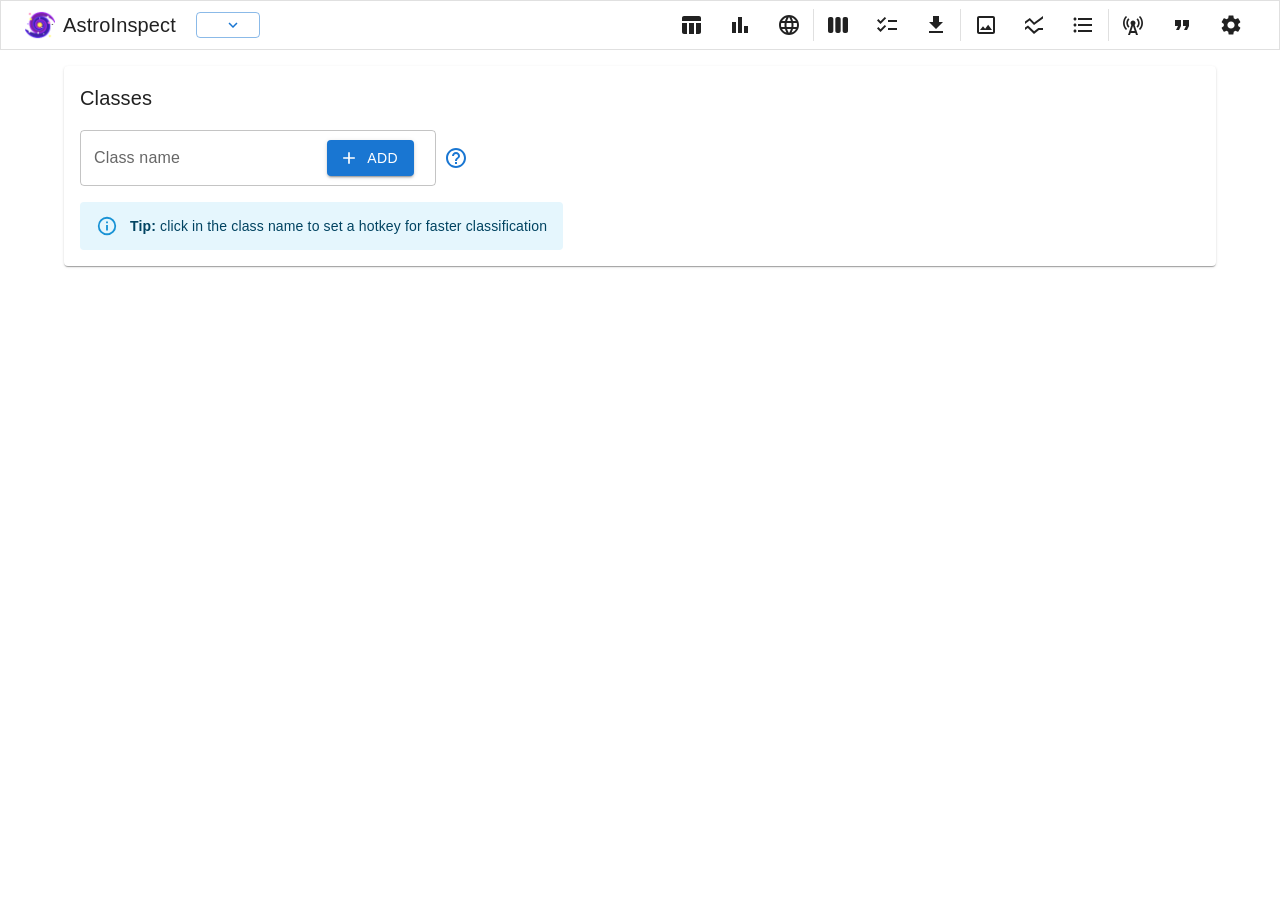
<file: classifications/index.html>
<!DOCTYPE html><html lang="en" data-ag-theme-mode="light"><head><meta charSet="utf-8" data-next-head=""/><meta name="viewport" content="initial-scale=1, width=device-width" data-next-head=""/><link rel="icon" type="image/x-icon" href="/favicon.ico" data-next-head=""/><link rel="icon" type="image/png" sizes="16x16" href="/favicon_16.png" data-next-head=""/><link rel="icon" type="image/png" sizes="32x32" href="/favicon_32.png" data-next-head=""/><link rel="icon" type="image/png" sizes="64x64" href="/favicon_64.png" data-next-head=""/><link rel="icon" type="image/png" sizes="128x128" href="/favicon_128.png" data-next-head=""/><link rel="icon" type="image/png" sizes="180x180" href="/favicon_180.png" data-next-head=""/><link rel="icon" type="image/png" sizes="192x192" href="/favicon_192.png" data-next-head=""/><link rel="icon" type="image/png" sizes="256x256" href="/favicon_256.png" data-next-head=""/><link rel="icon" type="image/png" sizes="512x512" href="/favicon_512.png" data-next-head=""/><link rel="manifest" href="/site.webmanifest" data-next-head=""/><title data-next-head="">AstroInspect</title><meta name="emotion-insertion-point" content=""/><meta name="emotion-insertion-point" content=""/><link rel="preload" href="/_next/static/css/14cb725e9b2a5889.css" as="style"/><style data-emotion="mui "></style><link rel="stylesheet" href="/_next/static/css/14cb725e9b2a5889.css" data-n-g=""/><noscript data-n-css=""></noscript><script defer="" noModule="" src="/_next/static/chunks/polyfills-42372ed130431b0a.js"></script><script src="/_next/static/chunks/webpack-782a72674ae8c839.js" defer=""></script><script src="/_next/static/chunks/framework-32463eb0424f86be.js" defer=""></script><script src="/_next/static/chunks/main-eefc9063aaaedfaa.js" defer=""></script><script src="/_next/static/chunks/pages/_app-252e22e69d7531ce.js" defer=""></script><script src="/_next/static/chunks/pages/classifications-84183fc77e84b069.js" defer=""></script><script src="/_next/static/KNioTXWG8QTWIepN1I50_/_buildManifest.js" defer=""></script><script src="/_next/static/KNioTXWG8QTWIepN1I50_/_ssgManifest.js" defer=""></script></head><body><div id="__next"><style data-emotion="css-global o6gwfi">html{-webkit-font-smoothing:antialiased;-moz-osx-font-smoothing:grayscale;box-sizing:border-box;-webkit-text-size-adjust:100%;}*,*::before,*::after{box-sizing:inherit;}strong,b{font-weight:700;}body{margin:0;color:rgba(0, 0, 0, 0.87);font-family:"Roboto","Helvetica","Arial",sans-serif;font-weight:400;font-size:1rem;line-height:1.5;letter-spacing:0.00938em;background-color:#fff;}@media print{body{background-color:#fff;}}body::backdrop{background-color:#fff;}</style><div class="MuiStack-root mui-3j596c"><header class="MuiPaper-root MuiPaper-outlined MuiAppBar-root MuiAppBar-colorInherit MuiAppBar-positionStatic mui-qj7np8"><div class="MuiToolbar-root MuiToolbar-gutters MuiToolbar-dense mui-1r5wzli"><div class="MuiStack-root mui-nsfw5h"><div class="cursor-pointer MuiBox-root mui-0"><div class="MuiStack-root mui-csffzd"><img alt="" loading="lazy" width="30" height="30" decoding="async" data-nimg="1" style="color:transparent" src="/favicon_64.png"/><div class="MuiTypography-root MuiTypography-h6 mui-1rl0qlz">AstroInspect</div></div></div><div class="MuiStack-root mui-csffzd"><button class="MuiButtonBase-root MuiButton-root MuiButton-outlined MuiButton-outlinedPrimary MuiButton-sizeSmall MuiButton-outlinedSizeSmall MuiButton-colorPrimary MuiButton-root MuiButton-outlined MuiButton-outlinedPrimary MuiButton-sizeSmall MuiButton-outlinedSizeSmall MuiButton-colorPrimary mui-83a9bu" tabindex="0" type="button"><p class="MuiTypography-root MuiTypography-body1 mui-xn8ur6"></p><span class="MuiButton-icon MuiButton-endIcon MuiButton-iconSizeSmall mui-1kpjuyd"><svg class="MuiSvgIcon-root MuiSvgIcon-fontSizeMedium mui-q7mezt" focusable="false" aria-hidden="true" viewBox="0 0 24 24" data-testid="KeyboardArrowDownIcon"><path d="M7.41 8.59 12 13.17l4.59-4.58L18 10l-6 6-6-6z"></path></svg></span></button><div class="MuiBox-root mui-0"><div class="MuiBox-root mui-0"></div></div></div></div><button class="MuiButtonBase-root MuiButton-root MuiButton-text MuiButton-textInherit MuiButton-sizeLarge MuiButton-textSizeLarge MuiButton-colorInherit MuiButton-root MuiButton-text MuiButton-textInherit MuiButton-sizeLarge MuiButton-textSizeLarge MuiButton-colorInherit mui-5qozub" tabindex="0" type="button" aria-label="Table page"><svg class="MuiSvgIcon-root MuiSvgIcon-fontSizeMedium mui-q7mezt" focusable="false" aria-hidden="true" viewBox="0 0 24 24" data-testid="TableChartIcon"><path d="M10 10.02h5V21h-5zM17 21h3c1.1 0 2-.9 2-2v-9h-5zm3-18H5c-1.1 0-2 .9-2 2v3h19V5c0-1.1-.9-2-2-2M3 19c0 1.1.9 2 2 2h3V10H3z"></path></svg></button><button class="MuiButtonBase-root MuiButton-root MuiButton-text MuiButton-textInherit MuiButton-sizeLarge MuiButton-textSizeLarge MuiButton-colorInherit MuiButton-root MuiButton-text MuiButton-textInherit MuiButton-sizeLarge MuiButton-textSizeLarge MuiButton-colorInherit mui-5qozub" tabindex="0" type="button" aria-label="Plots page"><svg class="MuiSvgIcon-root MuiSvgIcon-fontSizeMedium mui-q7mezt" focusable="false" aria-hidden="true" viewBox="0 0 24 24" data-testid="BarChartIcon"><path d="M4 9h4v11H4zm12 4h4v7h-4zm-6-9h4v16h-4z"></path></svg></button><button class="MuiButtonBase-root MuiButton-root MuiButton-text MuiButton-textInherit MuiButton-sizeLarge MuiButton-textSizeLarge MuiButton-colorInherit MuiButton-root MuiButton-text MuiButton-textInherit MuiButton-sizeLarge MuiButton-textSizeLarge MuiButton-colorInherit mui-5qozub" tabindex="0" type="button" aria-label="Skyviewer page"><svg class="MuiSvgIcon-root MuiSvgIcon-fontSizeMedium mui-q7mezt" focusable="false" aria-hidden="true" viewBox="0 0 24 24" data-testid="LanguageIcon"><path d="M11.99 2C6.47 2 2 6.48 2 12s4.47 10 9.99 10C17.52 22 22 17.52 22 12S17.52 2 11.99 2m6.93 6h-2.95c-.32-1.25-.78-2.45-1.38-3.56 1.84.63 3.37 1.91 4.33 3.56M12 4.04c.83 1.2 1.48 2.53 1.91 3.96h-3.82c.43-1.43 1.08-2.76 1.91-3.96M4.26 14C4.1 13.36 4 12.69 4 12s.1-1.36.26-2h3.38c-.08.66-.14 1.32-.14 2s.06 1.34.14 2zm.82 2h2.95c.32 1.25.78 2.45 1.38 3.56-1.84-.63-3.37-1.9-4.33-3.56m2.95-8H5.08c.96-1.66 2.49-2.93 4.33-3.56C8.81 5.55 8.35 6.75 8.03 8M12 19.96c-.83-1.2-1.48-2.53-1.91-3.96h3.82c-.43 1.43-1.08 2.76-1.91 3.96M14.34 14H9.66c-.09-.66-.16-1.32-.16-2s.07-1.35.16-2h4.68c.09.65.16 1.32.16 2s-.07 1.34-.16 2m.25 5.56c.6-1.11 1.06-2.31 1.38-3.56h2.95c-.96 1.65-2.49 2.93-4.33 3.56M16.36 14c.08-.66.14-1.32.14-2s-.06-1.34-.14-2h3.38c.16.64.26 1.31.26 2s-.1 1.36-.26 2z"></path></svg></button><div class="MuiDivider-root MuiDivider-middle MuiDivider-vertical MuiDivider-flexItem mui-jxj7m9" role="separator" aria-orientation="vertical"></div><button class="MuiButtonBase-root MuiButton-root MuiButton-text MuiButton-textInherit MuiButton-sizeLarge MuiButton-textSizeLarge MuiButton-colorInherit MuiButton-root MuiButton-text MuiButton-textInherit MuiButton-sizeLarge MuiButton-textSizeLarge MuiButton-colorInherit mui-5qozub" tabindex="0" type="button" aria-label="Columns"><svg class="MuiSvgIcon-root MuiSvgIcon-fontSizeMedium mui-q7mezt" focusable="false" aria-hidden="true" viewBox="0 0 24 24" data-testid="ViewWeekIcon"><path d="M5.33 20H4c-1.1 0-2-.9-2-2V6c0-1.1.9-2 2-2h1.33c1.1 0 2 .9 2 2v12c0 1.1-.89 2-2 2M22 18V6c0-1.1-.9-2-2-2h-1.33c-1.1 0-2 .9-2 2v12c0 1.1.9 2 2 2H20c1.11 0 2-.9 2-2m-7.33 0V6c0-1.1-.9-2-2-2h-1.33c-1.1 0-2 .9-2 2v12c0 1.1.9 2 2 2h1.33c1.1 0 2-.9 2-2"></path></svg></button><button class="MuiButtonBase-root MuiButton-root MuiButton-text MuiButton-textInherit MuiButton-sizeLarge MuiButton-textSizeLarge MuiButton-colorInherit MuiButton-root MuiButton-text MuiButton-textInherit MuiButton-sizeLarge MuiButton-textSizeLarge MuiButton-colorInherit mui-5qozub" tabindex="0" type="button" aria-label="Classification"><svg class="MuiSvgIcon-root MuiSvgIcon-fontSizeMedium mui-q7mezt" focusable="false" aria-hidden="true" viewBox="0 0 24 24" data-testid="ChecklistIcon"><path d="M22 7h-9v2h9zm0 8h-9v2h9zM5.54 11 2 7.46l1.41-1.41 2.12 2.12 4.24-4.24 1.41 1.41zm0 8L2 15.46l1.41-1.41 2.12 2.12 4.24-4.24 1.41 1.41z"></path></svg></button><button class="MuiButtonBase-root MuiButton-root MuiButton-text MuiButton-textInherit MuiButton-sizeLarge MuiButton-textSizeLarge MuiButton-colorInherit MuiButton-root MuiButton-text MuiButton-textInherit MuiButton-sizeLarge MuiButton-textSizeLarge MuiButton-colorInherit mui-5qozub" tabindex="0" type="button" aria-label="Download table"><svg class="MuiSvgIcon-root MuiSvgIcon-fontSizeMedium mui-q7mezt" focusable="false" aria-hidden="true" viewBox="0 0 24 24" data-testid="DownloadIcon"><path d="M5 20h14v-2H5zM19 9h-4V3H9v6H5l7 7z"></path></svg></button><div class="MuiDivider-root MuiDivider-middle MuiDivider-vertical MuiDivider-flexItem mui-jxj7m9" role="separator" aria-orientation="vertical"></div><button class="MuiButtonBase-root MuiButton-root MuiButton-text MuiButton-textInherit MuiButton-sizeLarge MuiButton-textSizeLarge MuiButton-colorInherit MuiButton-root MuiButton-text MuiButton-textInherit MuiButton-sizeLarge MuiButton-textSizeLarge MuiButton-colorInherit mui-5qozub" tabindex="0" type="button" aria-label="Images"><svg class="MuiSvgIcon-root MuiSvgIcon-fontSizeMedium mui-q7mezt" focusable="false" aria-hidden="true" viewBox="0 0 24 24" data-testid="PhotoOutlinedIcon"><path d="M19 5v14H5V5zm0-2H5c-1.1 0-2 .9-2 2v14c0 1.1.9 2 2 2h14c1.1 0 2-.9 2-2V5c0-1.1-.9-2-2-2m-4.86 8.86-3 3.87L9 13.14 6 17h12z"></path></svg></button><div class="MuiBox-root mui-0"><div class="MuiBox-root mui-0"></div><div class="MuiBox-root mui-0"></div><div class="MuiBox-root mui-0"></div><div class="MuiBox-root mui-0"></div></div><button class="MuiButtonBase-root MuiButton-root MuiButton-text MuiButton-textInherit MuiButton-sizeLarge MuiButton-textSizeLarge MuiButton-colorInherit MuiButton-root MuiButton-text MuiButton-textInherit MuiButton-sizeLarge MuiButton-textSizeLarge MuiButton-colorInherit mui-5qozub" tabindex="0" type="button" aria-label="SEDs"><svg class="MuiSvgIcon-root MuiSvgIcon-fontSizeMedium mui-q7mezt" focusable="false" aria-hidden="true" viewBox="0 0 24 24" data-testid="SsidChartIcon"><path d="M21 5.47 12 12 7.62 7.62 3 11V8.52L7.83 5l4.38 4.38L21 3zM21 15h-4.7l-4.17 3.34L6 12.41l-3 2.13V17l2.8-2 6.2 6 5-4h4z"></path></svg></button><div class="MuiBox-root mui-0"><div class="MuiBox-root mui-0"></div><div class="MuiBox-root mui-0"></div></div><button class="MuiButtonBase-root MuiButton-root MuiButton-text MuiButton-textInherit MuiButton-sizeLarge MuiButton-textSizeLarge MuiButton-colorInherit MuiButton-root MuiButton-text MuiButton-textInherit MuiButton-sizeLarge MuiButton-textSizeLarge MuiButton-colorInherit mui-5qozub" tabindex="0" type="button" aria-label="SDSS catalog"><svg class="MuiSvgIcon-root MuiSvgIcon-fontSizeMedium mui-q7mezt" focusable="false" aria-hidden="true" viewBox="0 0 24 24" data-testid="FormatListBulletedIcon"><path d="M4 10.5c-.83 0-1.5.67-1.5 1.5s.67 1.5 1.5 1.5 1.5-.67 1.5-1.5-.67-1.5-1.5-1.5m0-6c-.83 0-1.5.67-1.5 1.5S3.17 7.5 4 7.5 5.5 6.83 5.5 6 4.83 4.5 4 4.5m0 12c-.83 0-1.5.68-1.5 1.5s.68 1.5 1.5 1.5 1.5-.68 1.5-1.5-.67-1.5-1.5-1.5M7 19h14v-2H7zm0-6h14v-2H7zm0-8v2h14V5z"></path></svg></button><div class="MuiDivider-root MuiDivider-middle MuiDivider-vertical MuiDivider-flexItem mui-jxj7m9" role="separator" aria-orientation="vertical"></div><button class="MuiButtonBase-root MuiButton-root MuiButton-text MuiButton-textInherit MuiButton-sizeLarge MuiButton-textSizeLarge MuiButton-colorInherit MuiButton-root MuiButton-text MuiButton-textInherit MuiButton-sizeLarge MuiButton-textSizeLarge MuiButton-colorInherit mui-5qozub" tabindex="0" type="button" aria-label="Connect to SAMP hub"><svg class="MuiSvgIcon-root MuiSvgIcon-fontSizeMedium mui-q7mezt" focusable="false" aria-hidden="true" viewBox="0 0 24 24" data-testid="CellTowerIcon"><path d="m7.3 14.7 1.2-1.2c-1-1-1.5-2.3-1.5-3.5 0-1.3.5-2.6 1.5-3.5L7.3 5.3c-1.3 1.3-2 3-2 4.7s.7 3.4 2 4.7M19.1 2.9l-1.2 1.2c1.6 1.6 2.4 3.8 2.4 5.9s-.8 4.3-2.4 5.9l1.2 1.2c2-2 2.9-4.5 2.9-7.1s-1-5.1-2.9-7.1"></path><path d="M6.1 4.1 4.9 2.9C3 4.9 2 7.4 2 10s1 5.1 2.9 7.1l1.2-1.2c-1.6-1.6-2.4-3.8-2.4-5.9s.8-4.3 2.4-5.9m10.6 10.6c1.3-1.3 2-3 2-4.7-.1-1.7-.7-3.4-2-4.7l-1.2 1.2c1 1 1.5 2.3 1.5 3.5 0 1.3-.5 2.6-1.5 3.5zM14.5 10c0-1.38-1.12-2.5-2.5-2.5S9.5 8.62 9.5 10c0 .76.34 1.42.87 1.88L7 22h2l.67-2h4.67l.66 2h2l-3.37-10.12c.53-.46.87-1.12.87-1.88m-4.17 8L12 13l1.67 5z"></path></svg></button><button class="MuiButtonBase-root MuiButton-root MuiButton-text MuiButton-textInherit MuiButton-sizeLarge MuiButton-textSizeLarge MuiButton-colorInherit MuiButton-root MuiButton-text MuiButton-textInherit MuiButton-sizeLarge MuiButton-textSizeLarge MuiButton-colorInherit mui-5qozub" tabindex="0" type="button" aria-label="Cite this software"><svg class="MuiSvgIcon-root MuiSvgIcon-fontSizeMedium mui-q7mezt" focusable="false" aria-hidden="true" viewBox="0 0 24 24" data-testid="FormatQuoteIcon"><path d="M6 17h3l2-4V7H5v6h3zm8 0h3l2-4V7h-6v6h3z"></path></svg></button><button class="MuiButtonBase-root MuiButton-root MuiButton-text MuiButton-textInherit MuiButton-sizeLarge MuiButton-textSizeLarge MuiButton-colorInherit MuiButton-root MuiButton-text MuiButton-textInherit MuiButton-sizeLarge MuiButton-textSizeLarge MuiButton-colorInherit mui-5qozub" tabindex="0" type="button" aria-label="Settings"><svg class="MuiSvgIcon-root MuiSvgIcon-fontSizeMedium mui-q7mezt" focusable="false" aria-hidden="true" viewBox="0 0 24 24" data-testid="SettingsIcon"><path d="M19.14 12.94c.04-.3.06-.61.06-.94 0-.32-.02-.64-.07-.94l2.03-1.58c.18-.14.23-.41.12-.61l-1.92-3.32c-.12-.22-.37-.29-.59-.22l-2.39.96c-.5-.38-1.03-.7-1.62-.94l-.36-2.54c-.04-.24-.24-.41-.48-.41h-3.84c-.24 0-.43.17-.47.41l-.36 2.54c-.59.24-1.13.57-1.62.94l-2.39-.96c-.22-.08-.47 0-.59.22L2.74 8.87c-.12.21-.08.47.12.61l2.03 1.58c-.05.3-.09.63-.09.94s.02.64.07.94l-2.03 1.58c-.18.14-.23.41-.12.61l1.92 3.32c.12.22.37.29.59.22l2.39-.96c.5.38 1.03.7 1.62.94l.36 2.54c.05.24.24.41.48.41h3.84c.24 0 .44-.17.47-.41l.36-2.54c.59-.24 1.13-.56 1.62-.94l2.39.96c.22.08.47 0 .59-.22l1.92-3.32c.12-.22.07-.47-.12-.61zM12 15.6c-1.98 0-3.6-1.62-3.6-3.6s1.62-3.6 3.6-3.6 3.6 1.62 3.6 3.6-1.62 3.6-3.6 3.6"></path></svg></button><div class="MuiBox-root mui-0"><div class="MuiBox-root mui-0"></div><div class="MuiBox-root mui-0"></div><div class="MuiBox-root mui-0"></div><div class="MuiBox-root mui-0"></div><div class="MuiBox-root mui-0"></div><div class="MuiBox-root mui-0"></div></div></div></header><div class="MuiBox-root mui-i9gxme"><style data-emotion="mui 9wvnva">.mui-9wvnva{width:100%;margin-left:auto;box-sizing:border-box;margin-right:auto;padding-left:16px;padding-right:16px;}@media (min-width:600px){.mui-9wvnva{padding-left:24px;padding-right:24px;}}@media (min-width:1200px){.mui-9wvnva{max-width:1200px;}}</style><div class="MuiContainer-root MuiContainer-maxWidthLg mui-9wvnva"><style data-emotion="mui 1cf6lt">.mui-1cf6lt{display:-webkit-box;display:-webkit-flex;display:-ms-flexbox;display:flex;-webkit-flex-direction:column;-ms-flex-direction:column;flex-direction:column;gap:32px;padding-top:16px;padding-bottom:16px;margin-bottom:48px;}</style><div class="MuiStack-root mui-1cf6lt"><style data-emotion="mui viwgfh">.mui-viwgfh{background-color:#fff;color:rgba(0, 0, 0, 0.87);-webkit-transition:box-shadow 300ms cubic-bezier(0.4, 0, 0.2, 1) 0ms;transition:box-shadow 300ms cubic-bezier(0.4, 0, 0.2, 1) 0ms;border-radius:4px;box-shadow:var(--Paper-shadow);background-image:var(--Paper-overlay);padding:16px;}</style><div class="MuiPaper-root MuiPaper-elevation MuiPaper-rounded MuiPaper-elevation1 mui-viwgfh" style="--Paper-shadow:0px 2px 1px -1px rgba(0,0,0,0.2),0px 1px 1px 0px rgba(0,0,0,0.14),0px 1px 3px 0px rgba(0,0,0,0.12)"><style data-emotion="mui 1b5p7p6">.mui-1b5p7p6{margin:0;font-family:"Roboto","Helvetica","Arial",sans-serif;font-weight:500;font-size:1.25rem;line-height:1.6;letter-spacing:0.0075em;margin-bottom:16px;}</style><h6 class="MuiTypography-root MuiTypography-h6 mui-1b5p7p6">Classes</h6><style data-emotion="mui u4p24i">.mui-u4p24i{display:-webkit-box;display:-webkit-flex;display:-ms-flexbox;display:flex;-webkit-flex-direction:row;-ms-flex-direction:row;flex-direction:row;-webkit-align-items:center;-webkit-box-align:center;-ms-flex-align:center;align-items:center;}</style><div class="MuiStack-root mui-u4p24i"><form class="MuiBox-root mui-0"><style data-emotion="mui hnmib">.mui-hnmib{width:40ch;}</style><style data-emotion="mui bvpcs9">.mui-bvpcs9{display:-webkit-inline-box;display:-webkit-inline-flex;display:-ms-inline-flexbox;display:inline-flex;-webkit-flex-direction:column;-ms-flex-direction:column;flex-direction:column;position:relative;min-width:0;padding:0;margin:0;border:0;vertical-align:top;width:40ch;}</style><div class="MuiFormControl-root MuiTextField-root mui-bvpcs9"><style data-emotion="mui aqpfg7">.mui-aqpfg7{display:block;transform-origin:top left;white-space:nowrap;overflow:hidden;text-overflow:ellipsis;max-width:100%;position:absolute;left:0;top:0;-webkit-transform:translate(0, 20px) scale(1);-moz-transform:translate(0, 20px) scale(1);-ms-transform:translate(0, 20px) scale(1);transform:translate(0, 20px) scale(1);-webkit-transition:color 200ms cubic-bezier(0.0, 0, 0.2, 1) 0ms,-webkit-transform 200ms cubic-bezier(0.0, 0, 0.2, 1) 0ms,max-width 200ms cubic-bezier(0.0, 0, 0.2, 1) 0ms;transition:color 200ms cubic-bezier(0.0, 0, 0.2, 1) 0ms,transform 200ms cubic-bezier(0.0, 0, 0.2, 1) 0ms,max-width 200ms cubic-bezier(0.0, 0, 0.2, 1) 0ms;z-index:1;pointer-events:none;-webkit-transform:translate(14px, 16px) scale(1);-moz-transform:translate(14px, 16px) scale(1);-ms-transform:translate(14px, 16px) scale(1);transform:translate(14px, 16px) scale(1);max-width:calc(100% - 24px);}</style><style data-emotion="mui 160rfsr">.mui-160rfsr{color:rgba(0, 0, 0, 0.6);font-family:"Roboto","Helvetica","Arial",sans-serif;font-weight:400;font-size:1rem;line-height:1.4375em;letter-spacing:0.00938em;padding:0;position:relative;display:block;transform-origin:top left;white-space:nowrap;overflow:hidden;text-overflow:ellipsis;max-width:100%;position:absolute;left:0;top:0;-webkit-transform:translate(0, 20px) scale(1);-moz-transform:translate(0, 20px) scale(1);-ms-transform:translate(0, 20px) scale(1);transform:translate(0, 20px) scale(1);-webkit-transition:color 200ms cubic-bezier(0.0, 0, 0.2, 1) 0ms,-webkit-transform 200ms cubic-bezier(0.0, 0, 0.2, 1) 0ms,max-width 200ms cubic-bezier(0.0, 0, 0.2, 1) 0ms;transition:color 200ms cubic-bezier(0.0, 0, 0.2, 1) 0ms,transform 200ms cubic-bezier(0.0, 0, 0.2, 1) 0ms,max-width 200ms cubic-bezier(0.0, 0, 0.2, 1) 0ms;z-index:1;pointer-events:none;-webkit-transform:translate(14px, 16px) scale(1);-moz-transform:translate(14px, 16px) scale(1);-ms-transform:translate(14px, 16px) scale(1);transform:translate(14px, 16px) scale(1);max-width:calc(100% - 24px);}.mui-160rfsr.Mui-focused{color:#1976d2;}.mui-160rfsr.Mui-disabled{color:rgba(0, 0, 0, 0.38);}.mui-160rfsr.Mui-error{color:#d32f2f;}</style><label class="MuiFormLabel-root MuiInputLabel-root MuiInputLabel-formControl MuiInputLabel-animated MuiInputLabel-sizeMedium MuiInputLabel-outlined MuiFormLabel-colorPrimary MuiInputLabel-root MuiInputLabel-formControl MuiInputLabel-animated MuiInputLabel-sizeMedium MuiInputLabel-outlined mui-160rfsr" data-shrink="false" for=":R9iqlarm:" id=":R9iqlarm:-label">Class name</label><style data-emotion="mui-global 1prfaxn">@-webkit-keyframes mui-auto-fill{from{display:block;}}@keyframes mui-auto-fill{from{display:block;}}@-webkit-keyframes mui-auto-fill-cancel{from{display:block;}}@keyframes mui-auto-fill-cancel{from{display:block;}}</style><style data-emotion="mui 1oy18r0">.mui-1oy18r0{font-family:"Roboto","Helvetica","Arial",sans-serif;font-weight:400;font-size:1rem;line-height:1.4375em;letter-spacing:0.00938em;color:rgba(0, 0, 0, 0.87);box-sizing:border-box;position:relative;cursor:text;display:-webkit-inline-box;display:-webkit-inline-flex;display:-ms-inline-flexbox;display:inline-flex;-webkit-align-items:center;-webkit-box-align:center;-ms-flex-align:center;align-items:center;position:relative;border-radius:4px;padding-right:14px;}.mui-1oy18r0.Mui-disabled{color:rgba(0, 0, 0, 0.38);cursor:default;}.mui-1oy18r0:hover .MuiOutlinedInput-notchedOutline{border-color:rgba(0, 0, 0, 0.87);}@media (hover: none){.mui-1oy18r0:hover .MuiOutlinedInput-notchedOutline{border-color:rgba(0, 0, 0, 0.23);}}.mui-1oy18r0.Mui-focused .MuiOutlinedInput-notchedOutline{border-width:2px;}.mui-1oy18r0.Mui-focused .MuiOutlinedInput-notchedOutline{border-color:#1976d2;}.mui-1oy18r0.Mui-error .MuiOutlinedInput-notchedOutline{border-color:#d32f2f;}.mui-1oy18r0.Mui-disabled .MuiOutlinedInput-notchedOutline{border-color:rgba(0, 0, 0, 0.26);}</style><div class="MuiInputBase-root MuiOutlinedInput-root MuiInputBase-colorPrimary MuiInputBase-formControl MuiInputBase-adornedEnd mui-1oy18r0"><style data-emotion="mui qwdxx6">.mui-qwdxx6{font:inherit;letter-spacing:inherit;color:currentColor;padding:4px 0 5px;border:0;box-sizing:content-box;background:none;height:1.4375em;margin:0;-webkit-tap-highlight-color:transparent;display:block;min-width:0;width:100%;-webkit-animation-name:mui-auto-fill-cancel;animation-name:mui-auto-fill-cancel;-webkit-animation-duration:10ms;animation-duration:10ms;padding:16.5px 14px;padding-right:0;}.mui-qwdxx6::-webkit-input-placeholder{color:currentColor;opacity:0.42;-webkit-transition:opacity 200ms cubic-bezier(0.4, 0, 0.2, 1) 0ms;transition:opacity 200ms cubic-bezier(0.4, 0, 0.2, 1) 0ms;}.mui-qwdxx6::-moz-placeholder{color:currentColor;opacity:0.42;-webkit-transition:opacity 200ms cubic-bezier(0.4, 0, 0.2, 1) 0ms;transition:opacity 200ms cubic-bezier(0.4, 0, 0.2, 1) 0ms;}.mui-qwdxx6::-ms-input-placeholder{color:currentColor;opacity:0.42;-webkit-transition:opacity 200ms cubic-bezier(0.4, 0, 0.2, 1) 0ms;transition:opacity 200ms cubic-bezier(0.4, 0, 0.2, 1) 0ms;}.mui-qwdxx6:focus{outline:0;}.mui-qwdxx6:invalid{box-shadow:none;}.mui-qwdxx6::-webkit-search-decoration{-webkit-appearance:none;}label[data-shrink=false]+.MuiInputBase-formControl .mui-qwdxx6::-webkit-input-placeholder{opacity:0!important;}label[data-shrink=false]+.MuiInputBase-formControl .mui-qwdxx6::-moz-placeholder{opacity:0!important;}label[data-shrink=false]+.MuiInputBase-formControl .mui-qwdxx6::-ms-input-placeholder{opacity:0!important;}label[data-shrink=false]+.MuiInputBase-formControl .mui-qwdxx6:focus::-webkit-input-placeholder{opacity:0.42;}label[data-shrink=false]+.MuiInputBase-formControl .mui-qwdxx6:focus::-moz-placeholder{opacity:0.42;}label[data-shrink=false]+.MuiInputBase-formControl .mui-qwdxx6:focus::-ms-input-placeholder{opacity:0.42;}.mui-qwdxx6.Mui-disabled{opacity:1;-webkit-text-fill-color:rgba(0, 0, 0, 0.38);}.mui-qwdxx6:-webkit-autofill{-webkit-animation-duration:5000s;animation-duration:5000s;-webkit-animation-name:mui-auto-fill;animation-name:mui-auto-fill;}.mui-qwdxx6:-webkit-autofill{border-radius:inherit;}</style><input aria-invalid="false" id=":R9iqlarm:" type="text" class="MuiInputBase-input MuiOutlinedInput-input MuiInputBase-inputAdornedEnd mui-qwdxx6" value=""/><style data-emotion="mui 1f6kg7i">.mui-1f6kg7i{display:-webkit-box;display:-webkit-flex;display:-ms-flexbox;display:flex;max-height:2em;-webkit-align-items:center;-webkit-box-align:center;-ms-flex-align:center;align-items:center;white-space:nowrap;color:rgba(0, 0, 0, 0.54);margin-right:8px;}</style><div class="MuiInputAdornment-root MuiInputAdornment-positionStart MuiInputAdornment-outlined MuiInputAdornment-sizeMedium mui-1f6kg7i"><span class="notranslate" aria-hidden="true">​</span><style data-emotion="mui 15m8ms">.mui-15m8ms{font-family:"Roboto","Helvetica","Arial",sans-serif;font-weight:500;font-size:0.875rem;line-height:1.75;letter-spacing:0.02857em;text-transform:uppercase;min-width:64px;padding:6px 16px;border:0;border-radius:4px;-webkit-transition:background-color 250ms cubic-bezier(0.4, 0, 0.2, 1) 0ms,box-shadow 250ms cubic-bezier(0.4, 0, 0.2, 1) 0ms,border-color 250ms cubic-bezier(0.4, 0, 0.2, 1) 0ms,color 250ms cubic-bezier(0.4, 0, 0.2, 1) 0ms;transition:background-color 250ms cubic-bezier(0.4, 0, 0.2, 1) 0ms,box-shadow 250ms cubic-bezier(0.4, 0, 0.2, 1) 0ms,border-color 250ms cubic-bezier(0.4, 0, 0.2, 1) 0ms,color 250ms cubic-bezier(0.4, 0, 0.2, 1) 0ms;color:var(--variant-containedColor);background-color:var(--variant-containedBg);box-shadow:0px 3px 1px -2px rgba(0,0,0,0.2),0px 2px 2px 0px rgba(0,0,0,0.14),0px 1px 5px 0px rgba(0,0,0,0.12);--variant-textColor:#1976d2;--variant-outlinedColor:#1976d2;--variant-outlinedBorder:rgba(25, 118, 210, 0.5);--variant-containedColor:#fff;--variant-containedBg:#1976d2;}.mui-15m8ms:hover{-webkit-text-decoration:none;text-decoration:none;}.mui-15m8ms.Mui-disabled{color:rgba(0, 0, 0, 0.26);}.mui-15m8ms:hover{box-shadow:0px 2px 4px -1px rgba(0,0,0,0.2),0px 4px 5px 0px rgba(0,0,0,0.14),0px 1px 10px 0px rgba(0,0,0,0.12);}@media (hover: none){.mui-15m8ms:hover{box-shadow:0px 3px 1px -2px rgba(0,0,0,0.2),0px 2px 2px 0px rgba(0,0,0,0.14),0px 1px 5px 0px rgba(0,0,0,0.12);}}.mui-15m8ms:active{box-shadow:0px 5px 5px -3px rgba(0,0,0,0.2),0px 8px 10px 1px rgba(0,0,0,0.14),0px 3px 14px 2px rgba(0,0,0,0.12);}.mui-15m8ms.Mui-focusVisible{box-shadow:0px 3px 5px -1px rgba(0,0,0,0.2),0px 6px 10px 0px rgba(0,0,0,0.14),0px 1px 18px 0px rgba(0,0,0,0.12);}.mui-15m8ms.Mui-disabled{color:rgba(0, 0, 0, 0.26);box-shadow:none;background-color:rgba(0, 0, 0, 0.12);}@media (hover: hover){.mui-15m8ms:hover{--variant-containedBg:#1565c0;--variant-textBg:rgba(25, 118, 210, 0.04);--variant-outlinedBorder:#1976d2;--variant-outlinedBg:rgba(25, 118, 210, 0.04);}}</style><style data-emotion="mui ghr9bt">.mui-ghr9bt{display:-webkit-inline-box;display:-webkit-inline-flex;display:-ms-inline-flexbox;display:inline-flex;-webkit-align-items:center;-webkit-box-align:center;-ms-flex-align:center;align-items:center;-webkit-box-pack:center;-ms-flex-pack:center;-webkit-justify-content:center;justify-content:center;position:relative;box-sizing:border-box;-webkit-tap-highlight-color:transparent;background-color:transparent;outline:0;border:0;margin:0;border-radius:0;padding:0;cursor:pointer;-webkit-user-select:none;-moz-user-select:none;-ms-user-select:none;user-select:none;vertical-align:middle;-moz-appearance:none;-webkit-appearance:none;-webkit-text-decoration:none;text-decoration:none;color:inherit;font-family:"Roboto","Helvetica","Arial",sans-serif;font-weight:500;font-size:0.875rem;line-height:1.75;letter-spacing:0.02857em;text-transform:uppercase;min-width:64px;padding:6px 16px;border:0;border-radius:4px;-webkit-transition:background-color 250ms cubic-bezier(0.4, 0, 0.2, 1) 0ms,box-shadow 250ms cubic-bezier(0.4, 0, 0.2, 1) 0ms,border-color 250ms cubic-bezier(0.4, 0, 0.2, 1) 0ms,color 250ms cubic-bezier(0.4, 0, 0.2, 1) 0ms;transition:background-color 250ms cubic-bezier(0.4, 0, 0.2, 1) 0ms,box-shadow 250ms cubic-bezier(0.4, 0, 0.2, 1) 0ms,border-color 250ms cubic-bezier(0.4, 0, 0.2, 1) 0ms,color 250ms cubic-bezier(0.4, 0, 0.2, 1) 0ms;color:var(--variant-containedColor);background-color:var(--variant-containedBg);box-shadow:0px 3px 1px -2px rgba(0,0,0,0.2),0px 2px 2px 0px rgba(0,0,0,0.14),0px 1px 5px 0px rgba(0,0,0,0.12);--variant-textColor:#1976d2;--variant-outlinedColor:#1976d2;--variant-outlinedBorder:rgba(25, 118, 210, 0.5);--variant-containedColor:#fff;--variant-containedBg:#1976d2;}.mui-ghr9bt::-moz-focus-inner{border-style:none;}.mui-ghr9bt.Mui-disabled{pointer-events:none;cursor:default;}@media print{.mui-ghr9bt{-webkit-print-color-adjust:exact;color-adjust:exact;}}.mui-ghr9bt:hover{-webkit-text-decoration:none;text-decoration:none;}.mui-ghr9bt.Mui-disabled{color:rgba(0, 0, 0, 0.26);}.mui-ghr9bt:hover{box-shadow:0px 2px 4px -1px rgba(0,0,0,0.2),0px 4px 5px 0px rgba(0,0,0,0.14),0px 1px 10px 0px rgba(0,0,0,0.12);}@media (hover: none){.mui-ghr9bt:hover{box-shadow:0px 3px 1px -2px rgba(0,0,0,0.2),0px 2px 2px 0px rgba(0,0,0,0.14),0px 1px 5px 0px rgba(0,0,0,0.12);}}.mui-ghr9bt:active{box-shadow:0px 5px 5px -3px rgba(0,0,0,0.2),0px 8px 10px 1px rgba(0,0,0,0.14),0px 3px 14px 2px rgba(0,0,0,0.12);}.mui-ghr9bt.Mui-focusVisible{box-shadow:0px 3px 5px -1px rgba(0,0,0,0.2),0px 6px 10px 0px rgba(0,0,0,0.14),0px 1px 18px 0px rgba(0,0,0,0.12);}.mui-ghr9bt.Mui-disabled{color:rgba(0, 0, 0, 0.26);box-shadow:none;background-color:rgba(0, 0, 0, 0.12);}@media (hover: hover){.mui-ghr9bt:hover{--variant-containedBg:#1565c0;--variant-textBg:rgba(25, 118, 210, 0.04);--variant-outlinedBorder:#1976d2;--variant-outlinedBg:rgba(25, 118, 210, 0.04);}}</style><button class="MuiButtonBase-root MuiButton-root MuiButton-contained MuiButton-containedPrimary MuiButton-sizeMedium MuiButton-containedSizeMedium MuiButton-colorPrimary MuiButton-root MuiButton-contained MuiButton-containedPrimary MuiButton-sizeMedium MuiButton-containedSizeMedium MuiButton-colorPrimary mui-ghr9bt" tabindex="0" type="submit"><style data-emotion="mui 1s63ceu">.mui-1s63ceu{display:inherit;margin-right:8px;margin-left:-4px;}.mui-1s63ceu>*:nth-of-type(1){font-size:20px;}</style><span class="MuiButton-icon MuiButton-startIcon MuiButton-iconSizeMedium mui-1s63ceu"><svg class="MuiSvgIcon-root MuiSvgIcon-fontSizeMedium mui-q7mezt" focusable="false" aria-hidden="true" viewBox="0 0 24 24" data-testid="AddIcon"><path d="M19 13h-6v6h-2v-6H5v-2h6V5h2v6h6z"></path></svg></span>Add</button></div><style data-emotion="mui h2v8xi">.mui-h2v8xi{border-color:rgba(0, 0, 0, 0.23);}</style><style data-emotion="mui 5v2ak0">.mui-5v2ak0{text-align:left;position:absolute;bottom:0;right:0;top:-5px;left:0;margin:0;padding:0 8px;pointer-events:none;border-radius:inherit;border-style:solid;border-width:1px;overflow:hidden;min-width:0%;border-color:rgba(0, 0, 0, 0.23);}</style><fieldset aria-hidden="true" class="MuiOutlinedInput-notchedOutline mui-5v2ak0"><style data-emotion="mui 81qg8w">.mui-81qg8w{float:unset;width:auto;overflow:hidden;display:block;padding:0;height:11px;font-size:0.75em;visibility:hidden;max-width:0.01px;-webkit-transition:max-width 50ms cubic-bezier(0.0, 0, 0.2, 1) 0ms;transition:max-width 50ms cubic-bezier(0.0, 0, 0.2, 1) 0ms;white-space:nowrap;}.mui-81qg8w>span{padding-left:5px;padding-right:5px;display:inline-block;opacity:0;visibility:visible;}</style><legend class="mui-81qg8w"><span>Class name</span></legend></fieldset></div></div></form><div class="MuiBox-root mui-0"><style data-emotion="mui 1j75bp2">.mui-1j75bp2{text-align:center;-webkit-flex:0 0 auto;-ms-flex:0 0 auto;flex:0 0 auto;font-size:1.5rem;padding:8px;border-radius:50%;color:rgba(0, 0, 0, 0.54);-webkit-transition:background-color 150ms cubic-bezier(0.4, 0, 0.2, 1) 0ms;transition:background-color 150ms cubic-bezier(0.4, 0, 0.2, 1) 0ms;--IconButton-hoverBg:rgba(0, 0, 0, 0.04);}.mui-1j75bp2:hover{background-color:var(--IconButton-hoverBg);}@media (hover: none){.mui-1j75bp2:hover{background-color:transparent;}}.mui-1j75bp2.Mui-disabled{background-color:transparent;color:rgba(0, 0, 0, 0.26);}</style><style data-emotion="mui auoq4t">.mui-auoq4t{display:-webkit-inline-box;display:-webkit-inline-flex;display:-ms-inline-flexbox;display:inline-flex;-webkit-align-items:center;-webkit-box-align:center;-ms-flex-align:center;align-items:center;-webkit-box-pack:center;-ms-flex-pack:center;-webkit-justify-content:center;justify-content:center;position:relative;box-sizing:border-box;-webkit-tap-highlight-color:transparent;background-color:transparent;outline:0;border:0;margin:0;border-radius:0;padding:0;cursor:pointer;-webkit-user-select:none;-moz-user-select:none;-ms-user-select:none;user-select:none;vertical-align:middle;-moz-appearance:none;-webkit-appearance:none;-webkit-text-decoration:none;text-decoration:none;color:inherit;text-align:center;-webkit-flex:0 0 auto;-ms-flex:0 0 auto;flex:0 0 auto;font-size:1.5rem;padding:8px;border-radius:50%;color:rgba(0, 0, 0, 0.54);-webkit-transition:background-color 150ms cubic-bezier(0.4, 0, 0.2, 1) 0ms;transition:background-color 150ms cubic-bezier(0.4, 0, 0.2, 1) 0ms;--IconButton-hoverBg:rgba(0, 0, 0, 0.04);}.mui-auoq4t::-moz-focus-inner{border-style:none;}.mui-auoq4t.Mui-disabled{pointer-events:none;cursor:default;}@media print{.mui-auoq4t{-webkit-print-color-adjust:exact;color-adjust:exact;}}.mui-auoq4t:hover{background-color:var(--IconButton-hoverBg);}@media (hover: none){.mui-auoq4t:hover{background-color:transparent;}}.mui-auoq4t.Mui-disabled{background-color:transparent;color:rgba(0, 0, 0, 0.26);}</style><button class="MuiButtonBase-root MuiIconButton-root MuiIconButton-sizeMedium mui-auoq4t" tabindex="0" type="button"><style data-emotion="mui 10f3ihg">.mui-10f3ihg{-webkit-user-select:none;-moz-user-select:none;-ms-user-select:none;user-select:none;width:1em;height:1em;display:inline-block;-webkit-flex-shrink:0;-ms-flex-negative:0;flex-shrink:0;-webkit-transition:fill 200ms cubic-bezier(0.4, 0, 0.2, 1) 0ms;transition:fill 200ms cubic-bezier(0.4, 0, 0.2, 1) 0ms;fill:currentColor;font-size:1.5rem;color:#1976d2;}</style><svg class="MuiSvgIcon-root MuiSvgIcon-colorPrimary MuiSvgIcon-fontSizeMedium mui-10f3ihg" focusable="false" aria-hidden="true" viewBox="0 0 24 24" data-testid="HelpOutlineIcon"><path d="M11 18h2v-2h-2zm1-16C6.48 2 2 6.48 2 12s4.48 10 10 10 10-4.48 10-10S17.52 2 12 2m0 18c-4.41 0-8-3.59-8-8s3.59-8 8-8 8 3.59 8 8-3.59 8-8 8m0-14c-2.21 0-4 1.79-4 4h2c0-1.1.9-2 2-2s2 .9 2 2c0 2-3 1.75-3 5h2c0-2.25 3-2.5 3-5 0-2.21-1.79-4-4-4"></path></svg></button><style data-emotion="mui 6klc8y">.mui-6klc8y{z-index:1200;}</style></div></div><div class="MuiBox-root mui-0"></div><style data-emotion="mui 60afig">.mui-60afig{display:-webkit-box;display:-webkit-flex;display:-ms-flexbox;display:flex;padding-top:16px;}</style><div class="MuiBox-root mui-60afig"><style data-emotion="mui vdn3zv">.mui-vdn3zv{font-family:"Roboto","Helvetica","Arial",sans-serif;font-weight:400;font-size:0.875rem;line-height:1.43;letter-spacing:0.01071em;background-color:transparent;display:-webkit-box;display:-webkit-flex;display:-ms-flexbox;display:flex;padding:6px 16px;color:rgb(1, 67, 97);background-color:rgb(229, 246, 253);}.mui-vdn3zv .MuiAlert-icon{color:#0288d1;}</style><style data-emotion="mui 1sgnli">.mui-1sgnli{background-color:#fff;color:rgba(0, 0, 0, 0.87);-webkit-transition:box-shadow 300ms cubic-bezier(0.4, 0, 0.2, 1) 0ms;transition:box-shadow 300ms cubic-bezier(0.4, 0, 0.2, 1) 0ms;border-radius:4px;box-shadow:var(--Paper-shadow);background-image:var(--Paper-overlay);font-family:"Roboto","Helvetica","Arial",sans-serif;font-weight:400;font-size:0.875rem;line-height:1.43;letter-spacing:0.01071em;background-color:transparent;display:-webkit-box;display:-webkit-flex;display:-ms-flexbox;display:flex;padding:6px 16px;color:rgb(1, 67, 97);background-color:rgb(229, 246, 253);}.mui-1sgnli .MuiAlert-icon{color:#0288d1;}</style><div class="MuiPaper-root MuiPaper-elevation MuiPaper-rounded MuiPaper-elevation0 MuiAlert-root MuiAlert-colorInfo MuiAlert-standardInfo MuiAlert-standard mui-1sgnli" role="alert" style="--Paper-shadow:none"><style data-emotion="mui 131is6g">.mui-131is6g{margin-right:12px;padding:7px 0;display:-webkit-box;display:-webkit-flex;display:-ms-flexbox;display:flex;font-size:22px;opacity:0.9;}</style><div class="MuiAlert-icon mui-131is6g"><style data-emotion="mui 1l6e05h">.mui-1l6e05h{-webkit-user-select:none;-moz-user-select:none;-ms-user-select:none;user-select:none;width:1em;height:1em;display:inline-block;-webkit-flex-shrink:0;-ms-flex-negative:0;flex-shrink:0;-webkit-transition:fill 200ms cubic-bezier(0.4, 0, 0.2, 1) 0ms;transition:fill 200ms cubic-bezier(0.4, 0, 0.2, 1) 0ms;fill:currentColor;font-size:inherit;}</style><svg class="MuiSvgIcon-root MuiSvgIcon-fontSizeInherit mui-1l6e05h" focusable="false" aria-hidden="true" viewBox="0 0 24 24" data-testid="InfoOutlinedIcon"><path d="M11,9H13V7H11M12,20C7.59,20 4,16.41 4,12C4,7.59 7.59,4 12,4C16.41,4 20,7.59 20, 12C20,16.41 16.41,20 12,20M12,2A10,10 0 0,0 2,12A10,10 0 0,0 12,22A10,10 0 0,0 22,12A10, 10 0 0,0 12,2M11,17H13V11H11V17Z"></path></svg></div><style data-emotion="mui 127h8j3">.mui-127h8j3{padding:8px 0;min-width:0;overflow:auto;}</style><div class="MuiAlert-message mui-127h8j3"><b>Tip:</b> click in the class name to set a hotkey for faster classification</div></div></div></div></div></div></div></div></div><script id="__NEXT_DATA__" type="application/json">{"props":{"pageProps":{}},"page":"/classifications","query":{},"buildId":"KNioTXWG8QTWIepN1I50_","nextExport":true,"autoExport":true,"isFallback":false,"scriptLoader":[]}</script></body></html>
</file>
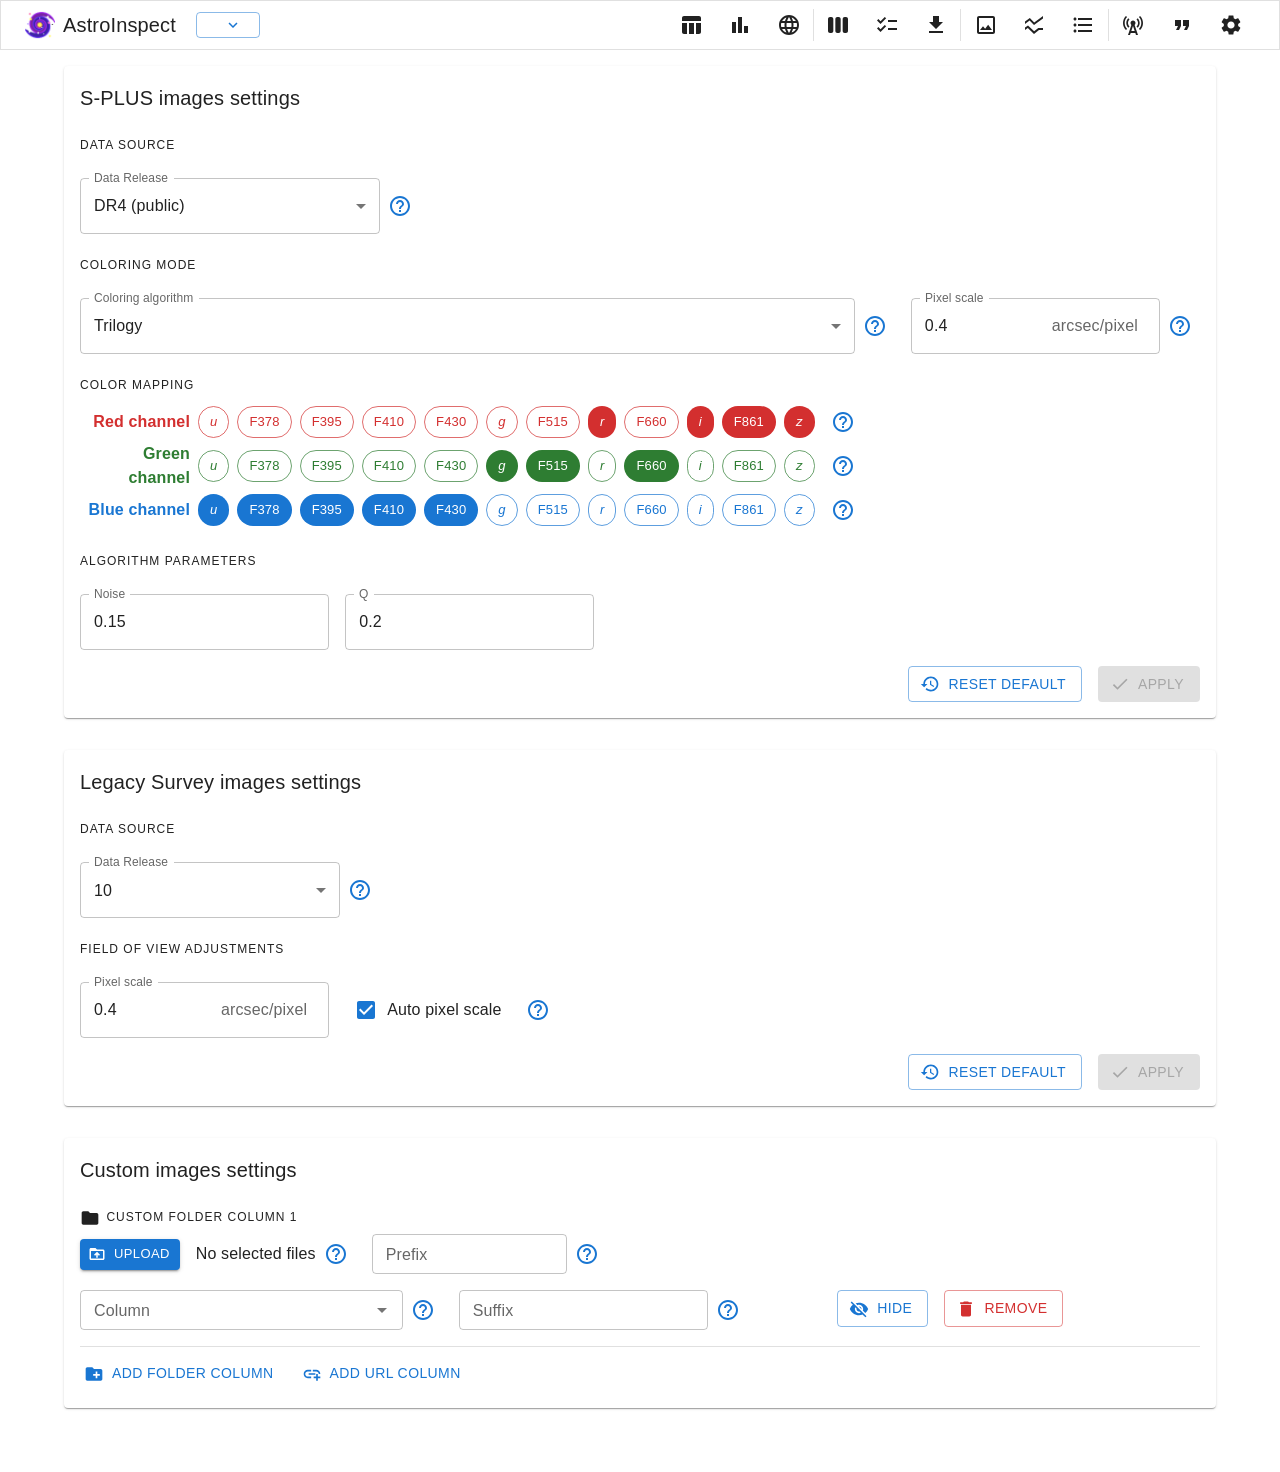
<file: images/index.html>
<!DOCTYPE html><html lang="en" data-ag-theme-mode="light"><head><meta charSet="utf-8" data-next-head=""/><meta name="viewport" content="initial-scale=1, width=device-width" data-next-head=""/><link rel="icon" type="image/x-icon" href="/favicon.ico" data-next-head=""/><link rel="icon" type="image/png" sizes="16x16" href="/favicon_16.png" data-next-head=""/><link rel="icon" type="image/png" sizes="32x32" href="/favicon_32.png" data-next-head=""/><link rel="icon" type="image/png" sizes="64x64" href="/favicon_64.png" data-next-head=""/><link rel="icon" type="image/png" sizes="128x128" href="/favicon_128.png" data-next-head=""/><link rel="icon" type="image/png" sizes="180x180" href="/favicon_180.png" data-next-head=""/><link rel="icon" type="image/png" sizes="192x192" href="/favicon_192.png" data-next-head=""/><link rel="icon" type="image/png" sizes="256x256" href="/favicon_256.png" data-next-head=""/><link rel="icon" type="image/png" sizes="512x512" href="/favicon_512.png" data-next-head=""/><link rel="manifest" href="/site.webmanifest" data-next-head=""/><title data-next-head="">AstroInspect</title><meta name="emotion-insertion-point" content=""/><meta name="emotion-insertion-point" content=""/><link rel="preload" href="/_next/static/css/14cb725e9b2a5889.css" as="style"/><style data-emotion="mui "></style><link rel="stylesheet" href="/_next/static/css/14cb725e9b2a5889.css" data-n-g=""/><noscript data-n-css=""></noscript><script defer="" noModule="" src="/_next/static/chunks/polyfills-42372ed130431b0a.js"></script><script src="/_next/static/chunks/webpack-782a72674ae8c839.js" defer=""></script><script src="/_next/static/chunks/framework-32463eb0424f86be.js" defer=""></script><script src="/_next/static/chunks/main-eefc9063aaaedfaa.js" defer=""></script><script src="/_next/static/chunks/pages/_app-252e22e69d7531ce.js" defer=""></script><script src="/_next/static/chunks/pages/images-91c8db11a6f7dd81.js" defer=""></script><script src="/_next/static/KNioTXWG8QTWIepN1I50_/_buildManifest.js" defer=""></script><script src="/_next/static/KNioTXWG8QTWIepN1I50_/_ssgManifest.js" defer=""></script></head><body><div id="__next"><style data-emotion="css-global o6gwfi">html{-webkit-font-smoothing:antialiased;-moz-osx-font-smoothing:grayscale;box-sizing:border-box;-webkit-text-size-adjust:100%;}*,*::before,*::after{box-sizing:inherit;}strong,b{font-weight:700;}body{margin:0;color:rgba(0, 0, 0, 0.87);font-family:"Roboto","Helvetica","Arial",sans-serif;font-weight:400;font-size:1rem;line-height:1.5;letter-spacing:0.00938em;background-color:#fff;}@media print{body{background-color:#fff;}}body::backdrop{background-color:#fff;}</style><div class="MuiStack-root mui-3j596c"><header class="MuiPaper-root MuiPaper-outlined MuiAppBar-root MuiAppBar-colorInherit MuiAppBar-positionStatic mui-qj7np8"><div class="MuiToolbar-root MuiToolbar-gutters MuiToolbar-dense mui-1r5wzli"><div class="MuiStack-root mui-nsfw5h"><div class="cursor-pointer MuiBox-root mui-0"><div class="MuiStack-root mui-csffzd"><img alt="" loading="lazy" width="30" height="30" decoding="async" data-nimg="1" style="color:transparent" src="/favicon_64.png"/><div class="MuiTypography-root MuiTypography-h6 mui-1rl0qlz">AstroInspect</div></div></div><div class="MuiStack-root mui-csffzd"><button class="MuiButtonBase-root MuiButton-root MuiButton-outlined MuiButton-outlinedPrimary MuiButton-sizeSmall MuiButton-outlinedSizeSmall MuiButton-colorPrimary MuiButton-root MuiButton-outlined MuiButton-outlinedPrimary MuiButton-sizeSmall MuiButton-outlinedSizeSmall MuiButton-colorPrimary mui-83a9bu" tabindex="0" type="button"><p class="MuiTypography-root MuiTypography-body1 mui-xn8ur6"></p><span class="MuiButton-icon MuiButton-endIcon MuiButton-iconSizeSmall mui-1kpjuyd"><svg class="MuiSvgIcon-root MuiSvgIcon-fontSizeMedium mui-q7mezt" focusable="false" aria-hidden="true" viewBox="0 0 24 24" data-testid="KeyboardArrowDownIcon"><path d="M7.41 8.59 12 13.17l4.59-4.58L18 10l-6 6-6-6z"></path></svg></span></button><div class="MuiBox-root mui-0"><div class="MuiBox-root mui-0"></div></div></div></div><button class="MuiButtonBase-root MuiButton-root MuiButton-text MuiButton-textInherit MuiButton-sizeLarge MuiButton-textSizeLarge MuiButton-colorInherit MuiButton-root MuiButton-text MuiButton-textInherit MuiButton-sizeLarge MuiButton-textSizeLarge MuiButton-colorInherit mui-5qozub" tabindex="0" type="button" aria-label="Table page"><svg class="MuiSvgIcon-root MuiSvgIcon-fontSizeMedium mui-q7mezt" focusable="false" aria-hidden="true" viewBox="0 0 24 24" data-testid="TableChartIcon"><path d="M10 10.02h5V21h-5zM17 21h3c1.1 0 2-.9 2-2v-9h-5zm3-18H5c-1.1 0-2 .9-2 2v3h19V5c0-1.1-.9-2-2-2M3 19c0 1.1.9 2 2 2h3V10H3z"></path></svg></button><button class="MuiButtonBase-root MuiButton-root MuiButton-text MuiButton-textInherit MuiButton-sizeLarge MuiButton-textSizeLarge MuiButton-colorInherit MuiButton-root MuiButton-text MuiButton-textInherit MuiButton-sizeLarge MuiButton-textSizeLarge MuiButton-colorInherit mui-5qozub" tabindex="0" type="button" aria-label="Plots page"><svg class="MuiSvgIcon-root MuiSvgIcon-fontSizeMedium mui-q7mezt" focusable="false" aria-hidden="true" viewBox="0 0 24 24" data-testid="BarChartIcon"><path d="M4 9h4v11H4zm12 4h4v7h-4zm-6-9h4v16h-4z"></path></svg></button><button class="MuiButtonBase-root MuiButton-root MuiButton-text MuiButton-textInherit MuiButton-sizeLarge MuiButton-textSizeLarge MuiButton-colorInherit MuiButton-root MuiButton-text MuiButton-textInherit MuiButton-sizeLarge MuiButton-textSizeLarge MuiButton-colorInherit mui-5qozub" tabindex="0" type="button" aria-label="Skyviewer page"><svg class="MuiSvgIcon-root MuiSvgIcon-fontSizeMedium mui-q7mezt" focusable="false" aria-hidden="true" viewBox="0 0 24 24" data-testid="LanguageIcon"><path d="M11.99 2C6.47 2 2 6.48 2 12s4.47 10 9.99 10C17.52 22 22 17.52 22 12S17.52 2 11.99 2m6.93 6h-2.95c-.32-1.25-.78-2.45-1.38-3.56 1.84.63 3.37 1.91 4.33 3.56M12 4.04c.83 1.2 1.48 2.53 1.91 3.96h-3.82c.43-1.43 1.08-2.76 1.91-3.96M4.26 14C4.1 13.36 4 12.69 4 12s.1-1.36.26-2h3.38c-.08.66-.14 1.32-.14 2s.06 1.34.14 2zm.82 2h2.95c.32 1.25.78 2.45 1.38 3.56-1.84-.63-3.37-1.9-4.33-3.56m2.95-8H5.08c.96-1.66 2.49-2.93 4.33-3.56C8.81 5.55 8.35 6.75 8.03 8M12 19.96c-.83-1.2-1.48-2.53-1.91-3.96h3.82c-.43 1.43-1.08 2.76-1.91 3.96M14.34 14H9.66c-.09-.66-.16-1.32-.16-2s.07-1.35.16-2h4.68c.09.65.16 1.32.16 2s-.07 1.34-.16 2m.25 5.56c.6-1.11 1.06-2.31 1.38-3.56h2.95c-.96 1.65-2.49 2.93-4.33 3.56M16.36 14c.08-.66.14-1.32.14-2s-.06-1.34-.14-2h3.38c.16.64.26 1.31.26 2s-.1 1.36-.26 2z"></path></svg></button><div class="MuiDivider-root MuiDivider-middle MuiDivider-vertical MuiDivider-flexItem mui-jxj7m9" role="separator" aria-orientation="vertical"></div><button class="MuiButtonBase-root MuiButton-root MuiButton-text MuiButton-textInherit MuiButton-sizeLarge MuiButton-textSizeLarge MuiButton-colorInherit MuiButton-root MuiButton-text MuiButton-textInherit MuiButton-sizeLarge MuiButton-textSizeLarge MuiButton-colorInherit mui-5qozub" tabindex="0" type="button" aria-label="Columns"><svg class="MuiSvgIcon-root MuiSvgIcon-fontSizeMedium mui-q7mezt" focusable="false" aria-hidden="true" viewBox="0 0 24 24" data-testid="ViewWeekIcon"><path d="M5.33 20H4c-1.1 0-2-.9-2-2V6c0-1.1.9-2 2-2h1.33c1.1 0 2 .9 2 2v12c0 1.1-.89 2-2 2M22 18V6c0-1.1-.9-2-2-2h-1.33c-1.1 0-2 .9-2 2v12c0 1.1.9 2 2 2H20c1.11 0 2-.9 2-2m-7.33 0V6c0-1.1-.9-2-2-2h-1.33c-1.1 0-2 .9-2 2v12c0 1.1.9 2 2 2h1.33c1.1 0 2-.9 2-2"></path></svg></button><button class="MuiButtonBase-root MuiButton-root MuiButton-text MuiButton-textInherit MuiButton-sizeLarge MuiButton-textSizeLarge MuiButton-colorInherit MuiButton-root MuiButton-text MuiButton-textInherit MuiButton-sizeLarge MuiButton-textSizeLarge MuiButton-colorInherit mui-5qozub" tabindex="0" type="button" aria-label="Classification"><svg class="MuiSvgIcon-root MuiSvgIcon-fontSizeMedium mui-q7mezt" focusable="false" aria-hidden="true" viewBox="0 0 24 24" data-testid="ChecklistIcon"><path d="M22 7h-9v2h9zm0 8h-9v2h9zM5.54 11 2 7.46l1.41-1.41 2.12 2.12 4.24-4.24 1.41 1.41zm0 8L2 15.46l1.41-1.41 2.12 2.12 4.24-4.24 1.41 1.41z"></path></svg></button><button class="MuiButtonBase-root MuiButton-root MuiButton-text MuiButton-textInherit MuiButton-sizeLarge MuiButton-textSizeLarge MuiButton-colorInherit MuiButton-root MuiButton-text MuiButton-textInherit MuiButton-sizeLarge MuiButton-textSizeLarge MuiButton-colorInherit mui-5qozub" tabindex="0" type="button" aria-label="Download table"><svg class="MuiSvgIcon-root MuiSvgIcon-fontSizeMedium mui-q7mezt" focusable="false" aria-hidden="true" viewBox="0 0 24 24" data-testid="DownloadIcon"><path d="M5 20h14v-2H5zM19 9h-4V3H9v6H5l7 7z"></path></svg></button><div class="MuiDivider-root MuiDivider-middle MuiDivider-vertical MuiDivider-flexItem mui-jxj7m9" role="separator" aria-orientation="vertical"></div><button class="MuiButtonBase-root MuiButton-root MuiButton-text MuiButton-textInherit MuiButton-sizeLarge MuiButton-textSizeLarge MuiButton-colorInherit MuiButton-root MuiButton-text MuiButton-textInherit MuiButton-sizeLarge MuiButton-textSizeLarge MuiButton-colorInherit mui-5qozub" tabindex="0" type="button" aria-label="Images"><svg class="MuiSvgIcon-root MuiSvgIcon-fontSizeMedium mui-q7mezt" focusable="false" aria-hidden="true" viewBox="0 0 24 24" data-testid="PhotoOutlinedIcon"><path d="M19 5v14H5V5zm0-2H5c-1.1 0-2 .9-2 2v14c0 1.1.9 2 2 2h14c1.1 0 2-.9 2-2V5c0-1.1-.9-2-2-2m-4.86 8.86-3 3.87L9 13.14 6 17h12z"></path></svg></button><div class="MuiBox-root mui-0"><div class="MuiBox-root mui-0"></div><div class="MuiBox-root mui-0"></div><div class="MuiBox-root mui-0"></div><div class="MuiBox-root mui-0"></div></div><button class="MuiButtonBase-root MuiButton-root MuiButton-text MuiButton-textInherit MuiButton-sizeLarge MuiButton-textSizeLarge MuiButton-colorInherit MuiButton-root MuiButton-text MuiButton-textInherit MuiButton-sizeLarge MuiButton-textSizeLarge MuiButton-colorInherit mui-5qozub" tabindex="0" type="button" aria-label="SEDs"><svg class="MuiSvgIcon-root MuiSvgIcon-fontSizeMedium mui-q7mezt" focusable="false" aria-hidden="true" viewBox="0 0 24 24" data-testid="SsidChartIcon"><path d="M21 5.47 12 12 7.62 7.62 3 11V8.52L7.83 5l4.38 4.38L21 3zM21 15h-4.7l-4.17 3.34L6 12.41l-3 2.13V17l2.8-2 6.2 6 5-4h4z"></path></svg></button><div class="MuiBox-root mui-0"><div class="MuiBox-root mui-0"></div><div class="MuiBox-root mui-0"></div></div><button class="MuiButtonBase-root MuiButton-root MuiButton-text MuiButton-textInherit MuiButton-sizeLarge MuiButton-textSizeLarge MuiButton-colorInherit MuiButton-root MuiButton-text MuiButton-textInherit MuiButton-sizeLarge MuiButton-textSizeLarge MuiButton-colorInherit mui-5qozub" tabindex="0" type="button" aria-label="SDSS catalog"><svg class="MuiSvgIcon-root MuiSvgIcon-fontSizeMedium mui-q7mezt" focusable="false" aria-hidden="true" viewBox="0 0 24 24" data-testid="FormatListBulletedIcon"><path d="M4 10.5c-.83 0-1.5.67-1.5 1.5s.67 1.5 1.5 1.5 1.5-.67 1.5-1.5-.67-1.5-1.5-1.5m0-6c-.83 0-1.5.67-1.5 1.5S3.17 7.5 4 7.5 5.5 6.83 5.5 6 4.83 4.5 4 4.5m0 12c-.83 0-1.5.68-1.5 1.5s.68 1.5 1.5 1.5 1.5-.68 1.5-1.5-.67-1.5-1.5-1.5M7 19h14v-2H7zm0-6h14v-2H7zm0-8v2h14V5z"></path></svg></button><div class="MuiDivider-root MuiDivider-middle MuiDivider-vertical MuiDivider-flexItem mui-jxj7m9" role="separator" aria-orientation="vertical"></div><button class="MuiButtonBase-root MuiButton-root MuiButton-text MuiButton-textInherit MuiButton-sizeLarge MuiButton-textSizeLarge MuiButton-colorInherit MuiButton-root MuiButton-text MuiButton-textInherit MuiButton-sizeLarge MuiButton-textSizeLarge MuiButton-colorInherit mui-5qozub" tabindex="0" type="button" aria-label="Connect to SAMP hub"><svg class="MuiSvgIcon-root MuiSvgIcon-fontSizeMedium mui-q7mezt" focusable="false" aria-hidden="true" viewBox="0 0 24 24" data-testid="CellTowerIcon"><path d="m7.3 14.7 1.2-1.2c-1-1-1.5-2.3-1.5-3.5 0-1.3.5-2.6 1.5-3.5L7.3 5.3c-1.3 1.3-2 3-2 4.7s.7 3.4 2 4.7M19.1 2.9l-1.2 1.2c1.6 1.6 2.4 3.8 2.4 5.9s-.8 4.3-2.4 5.9l1.2 1.2c2-2 2.9-4.5 2.9-7.1s-1-5.1-2.9-7.1"></path><path d="M6.1 4.1 4.9 2.9C3 4.9 2 7.4 2 10s1 5.1 2.9 7.1l1.2-1.2c-1.6-1.6-2.4-3.8-2.4-5.9s.8-4.3 2.4-5.9m10.6 10.6c1.3-1.3 2-3 2-4.7-.1-1.7-.7-3.4-2-4.7l-1.2 1.2c1 1 1.5 2.3 1.5 3.5 0 1.3-.5 2.6-1.5 3.5zM14.5 10c0-1.38-1.12-2.5-2.5-2.5S9.5 8.62 9.5 10c0 .76.34 1.42.87 1.88L7 22h2l.67-2h4.67l.66 2h2l-3.37-10.12c.53-.46.87-1.12.87-1.88m-4.17 8L12 13l1.67 5z"></path></svg></button><button class="MuiButtonBase-root MuiButton-root MuiButton-text MuiButton-textInherit MuiButton-sizeLarge MuiButton-textSizeLarge MuiButton-colorInherit MuiButton-root MuiButton-text MuiButton-textInherit MuiButton-sizeLarge MuiButton-textSizeLarge MuiButton-colorInherit mui-5qozub" tabindex="0" type="button" aria-label="Cite this software"><svg class="MuiSvgIcon-root MuiSvgIcon-fontSizeMedium mui-q7mezt" focusable="false" aria-hidden="true" viewBox="0 0 24 24" data-testid="FormatQuoteIcon"><path d="M6 17h3l2-4V7H5v6h3zm8 0h3l2-4V7h-6v6h3z"></path></svg></button><button class="MuiButtonBase-root MuiButton-root MuiButton-text MuiButton-textInherit MuiButton-sizeLarge MuiButton-textSizeLarge MuiButton-colorInherit MuiButton-root MuiButton-text MuiButton-textInherit MuiButton-sizeLarge MuiButton-textSizeLarge MuiButton-colorInherit mui-5qozub" tabindex="0" type="button" aria-label="Settings"><svg class="MuiSvgIcon-root MuiSvgIcon-fontSizeMedium mui-q7mezt" focusable="false" aria-hidden="true" viewBox="0 0 24 24" data-testid="SettingsIcon"><path d="M19.14 12.94c.04-.3.06-.61.06-.94 0-.32-.02-.64-.07-.94l2.03-1.58c.18-.14.23-.41.12-.61l-1.92-3.32c-.12-.22-.37-.29-.59-.22l-2.39.96c-.5-.38-1.03-.7-1.62-.94l-.36-2.54c-.04-.24-.24-.41-.48-.41h-3.84c-.24 0-.43.17-.47.41l-.36 2.54c-.59.24-1.13.57-1.62.94l-2.39-.96c-.22-.08-.47 0-.59.22L2.74 8.87c-.12.21-.08.47.12.61l2.03 1.58c-.05.3-.09.63-.09.94s.02.64.07.94l-2.03 1.58c-.18.14-.23.41-.12.61l1.92 3.32c.12.22.37.29.59.22l2.39-.96c.5.38 1.03.7 1.62.94l.36 2.54c.05.24.24.41.48.41h3.84c.24 0 .44-.17.47-.41l.36-2.54c.59-.24 1.13-.56 1.62-.94l2.39.96c.22.08.47 0 .59-.22l1.92-3.32c.12-.22.07-.47-.12-.61zM12 15.6c-1.98 0-3.6-1.62-3.6-3.6s1.62-3.6 3.6-3.6 3.6 1.62 3.6 3.6-1.62 3.6-3.6 3.6"></path></svg></button><div class="MuiBox-root mui-0"><div class="MuiBox-root mui-0"></div><div class="MuiBox-root mui-0"></div><div class="MuiBox-root mui-0"></div><div class="MuiBox-root mui-0"></div><div class="MuiBox-root mui-0"></div><div class="MuiBox-root mui-0"></div></div></div></header><div class="MuiBox-root mui-i9gxme"><div class="MuiContainer-root MuiContainer-maxWidthLg mui-9wvnva"><div class="MuiStack-root mui-1cf6lt"><div class="MuiPaper-root MuiPaper-elevation MuiPaper-rounded MuiPaper-elevation1 mui-viwgfh" style="--Paper-shadow:0px 2px 1px -1px rgba(0,0,0,0.2),0px 1px 1px 0px rgba(0,0,0,0.14),0px 1px 3px 0px rgba(0,0,0,0.12)"><h6 class="MuiTypography-root MuiTypography-h6 mui-1b5p7p6">S-PLUS images settings</h6><style data-emotion="mui 1ov46kg">.mui-1ov46kg{display:-webkit-box;display:-webkit-flex;display:-ms-flexbox;display:flex;-webkit-flex-direction:column;-ms-flex-direction:column;flex-direction:column;}.mui-1ov46kg>:not(style):not(style){margin:0;}.mui-1ov46kg>:not(style)~:not(style){margin-top:16px;}</style><div class="MuiStack-root mui-1ov46kg"><style data-emotion="mui 14zmm4k">.mui-14zmm4k{margin:0;font-family:"Roboto","Helvetica","Arial",sans-serif;font-weight:400;font-size:0.75rem;line-height:2.66;letter-spacing:0.08333em;text-transform:uppercase;}</style><div class="MuiTypography-root MuiTypography-overline mui-14zmm4k">Data source</div><style data-emotion="mui 1scgqxw">.mui-1scgqxw{display:-webkit-box;display:-webkit-flex;display:-ms-flexbox;display:flex;-webkit-flex-direction:row;-ms-flex-direction:row;flex-direction:row;-webkit-align-items:center;-webkit-box-align:center;-ms-flex-align:center;align-items:center;margin-top:4px;}</style><div class="MuiStack-root mui-1scgqxw"><style data-emotion="mui 143ezxu">.mui-143ezxu{display:-webkit-inline-box;display:-webkit-inline-flex;display:-ms-inline-flexbox;display:inline-flex;-webkit-flex-direction:column;-ms-flex-direction:column;flex-direction:column;position:relative;min-width:0;padding:0;margin:0;border:0;vertical-align:top;width:300px;}</style><div class="MuiFormControl-root mui-143ezxu"><style data-emotion="mui 15ntoyf">.mui-15ntoyf{display:block;transform-origin:top left;white-space:nowrap;overflow:hidden;text-overflow:ellipsis;max-width:100%;position:absolute;left:0;top:0;-webkit-transform:translate(0, 20px) scale(1);-moz-transform:translate(0, 20px) scale(1);-ms-transform:translate(0, 20px) scale(1);transform:translate(0, 20px) scale(1);-webkit-transform:translate(0, -1.5px) scale(0.75);-moz-transform:translate(0, -1.5px) scale(0.75);-ms-transform:translate(0, -1.5px) scale(0.75);transform:translate(0, -1.5px) scale(0.75);transform-origin:top left;max-width:133%;-webkit-transition:color 200ms cubic-bezier(0.0, 0, 0.2, 1) 0ms,-webkit-transform 200ms cubic-bezier(0.0, 0, 0.2, 1) 0ms,max-width 200ms cubic-bezier(0.0, 0, 0.2, 1) 0ms;transition:color 200ms cubic-bezier(0.0, 0, 0.2, 1) 0ms,transform 200ms cubic-bezier(0.0, 0, 0.2, 1) 0ms,max-width 200ms cubic-bezier(0.0, 0, 0.2, 1) 0ms;z-index:1;pointer-events:none;-webkit-transform:translate(14px, 16px) scale(1);-moz-transform:translate(14px, 16px) scale(1);-ms-transform:translate(14px, 16px) scale(1);transform:translate(14px, 16px) scale(1);max-width:calc(100% - 24px);-webkit-user-select:none;-moz-user-select:none;-ms-user-select:none;user-select:none;pointer-events:auto;max-width:calc(133% - 32px);-webkit-transform:translate(14px, -9px) scale(0.75);-moz-transform:translate(14px, -9px) scale(0.75);-ms-transform:translate(14px, -9px) scale(0.75);transform:translate(14px, -9px) scale(0.75);}</style><style data-emotion="mui 1niro10">.mui-1niro10{color:rgba(0, 0, 0, 0.6);font-family:"Roboto","Helvetica","Arial",sans-serif;font-weight:400;font-size:1rem;line-height:1.4375em;letter-spacing:0.00938em;padding:0;position:relative;display:block;transform-origin:top left;white-space:nowrap;overflow:hidden;text-overflow:ellipsis;max-width:100%;position:absolute;left:0;top:0;-webkit-transform:translate(0, 20px) scale(1);-moz-transform:translate(0, 20px) scale(1);-ms-transform:translate(0, 20px) scale(1);transform:translate(0, 20px) scale(1);-webkit-transform:translate(0, -1.5px) scale(0.75);-moz-transform:translate(0, -1.5px) scale(0.75);-ms-transform:translate(0, -1.5px) scale(0.75);transform:translate(0, -1.5px) scale(0.75);transform-origin:top left;max-width:133%;-webkit-transition:color 200ms cubic-bezier(0.0, 0, 0.2, 1) 0ms,-webkit-transform 200ms cubic-bezier(0.0, 0, 0.2, 1) 0ms,max-width 200ms cubic-bezier(0.0, 0, 0.2, 1) 0ms;transition:color 200ms cubic-bezier(0.0, 0, 0.2, 1) 0ms,transform 200ms cubic-bezier(0.0, 0, 0.2, 1) 0ms,max-width 200ms cubic-bezier(0.0, 0, 0.2, 1) 0ms;z-index:1;pointer-events:none;-webkit-transform:translate(14px, 16px) scale(1);-moz-transform:translate(14px, 16px) scale(1);-ms-transform:translate(14px, 16px) scale(1);transform:translate(14px, 16px) scale(1);max-width:calc(100% - 24px);-webkit-user-select:none;-moz-user-select:none;-ms-user-select:none;user-select:none;pointer-events:auto;max-width:calc(133% - 32px);-webkit-transform:translate(14px, -9px) scale(0.75);-moz-transform:translate(14px, -9px) scale(0.75);-ms-transform:translate(14px, -9px) scale(0.75);transform:translate(14px, -9px) scale(0.75);}.mui-1niro10.Mui-focused{color:#1976d2;}.mui-1niro10.Mui-disabled{color:rgba(0, 0, 0, 0.38);}.mui-1niro10.Mui-error{color:#d32f2f;}</style><label class="MuiFormLabel-root MuiInputLabel-root MuiInputLabel-formControl MuiInputLabel-animated MuiInputLabel-shrink MuiInputLabel-sizeMedium MuiInputLabel-outlined MuiFormLabel-colorPrimary MuiFormLabel-filled MuiInputLabel-root MuiInputLabel-formControl MuiInputLabel-animated MuiInputLabel-shrink MuiInputLabel-sizeMedium MuiInputLabel-outlined mui-1niro10" data-shrink="true" id="splus-data-release-label">Data Release</label><style data-emotion="mui-global 1prfaxn">@-webkit-keyframes mui-auto-fill{from{display:block;}}@keyframes mui-auto-fill{from{display:block;}}@-webkit-keyframes mui-auto-fill-cancel{from{display:block;}}@keyframes mui-auto-fill-cancel{from{display:block;}}</style><style data-emotion="mui 98ra8i">.mui-98ra8i{font-family:"Roboto","Helvetica","Arial",sans-serif;font-weight:400;font-size:1rem;line-height:1.4375em;letter-spacing:0.00938em;color:rgba(0, 0, 0, 0.87);box-sizing:border-box;position:relative;cursor:text;display:-webkit-inline-box;display:-webkit-inline-flex;display:-ms-inline-flexbox;display:inline-flex;-webkit-align-items:center;-webkit-box-align:center;-ms-flex-align:center;align-items:center;position:relative;border-radius:4px;}.mui-98ra8i.Mui-disabled{color:rgba(0, 0, 0, 0.38);cursor:default;}.mui-98ra8i:hover .MuiOutlinedInput-notchedOutline{border-color:rgba(0, 0, 0, 0.87);}@media (hover: none){.mui-98ra8i:hover .MuiOutlinedInput-notchedOutline{border-color:rgba(0, 0, 0, 0.23);}}.mui-98ra8i.Mui-focused .MuiOutlinedInput-notchedOutline{border-width:2px;}.mui-98ra8i.Mui-focused .MuiOutlinedInput-notchedOutline{border-color:#1976d2;}.mui-98ra8i.Mui-error .MuiOutlinedInput-notchedOutline{border-color:#d32f2f;}.mui-98ra8i.Mui-disabled .MuiOutlinedInput-notchedOutline{border-color:rgba(0, 0, 0, 0.26);}</style><div class="MuiInputBase-root MuiOutlinedInput-root MuiInputBase-colorPrimary MuiInputBase-formControl mui-98ra8i"><style data-emotion="mui 1pk1fka">.mui-1pk1fka{font:inherit;letter-spacing:inherit;color:currentColor;padding:4px 0 5px;border:0;box-sizing:content-box;background:none;height:1.4375em;margin:0;-webkit-tap-highlight-color:transparent;display:block;min-width:0;width:100%;-webkit-animation-name:mui-auto-fill-cancel;animation-name:mui-auto-fill-cancel;-webkit-animation-duration:10ms;animation-duration:10ms;padding:16.5px 14px;}.mui-1pk1fka::-webkit-input-placeholder{color:currentColor;opacity:0.42;-webkit-transition:opacity 200ms cubic-bezier(0.4, 0, 0.2, 1) 0ms;transition:opacity 200ms cubic-bezier(0.4, 0, 0.2, 1) 0ms;}.mui-1pk1fka::-moz-placeholder{color:currentColor;opacity:0.42;-webkit-transition:opacity 200ms cubic-bezier(0.4, 0, 0.2, 1) 0ms;transition:opacity 200ms cubic-bezier(0.4, 0, 0.2, 1) 0ms;}.mui-1pk1fka::-ms-input-placeholder{color:currentColor;opacity:0.42;-webkit-transition:opacity 200ms cubic-bezier(0.4, 0, 0.2, 1) 0ms;transition:opacity 200ms cubic-bezier(0.4, 0, 0.2, 1) 0ms;}.mui-1pk1fka:focus{outline:0;}.mui-1pk1fka:invalid{box-shadow:none;}.mui-1pk1fka::-webkit-search-decoration{-webkit-appearance:none;}label[data-shrink=false]+.MuiInputBase-formControl .mui-1pk1fka::-webkit-input-placeholder{opacity:0!important;}label[data-shrink=false]+.MuiInputBase-formControl .mui-1pk1fka::-moz-placeholder{opacity:0!important;}label[data-shrink=false]+.MuiInputBase-formControl .mui-1pk1fka::-ms-input-placeholder{opacity:0!important;}label[data-shrink=false]+.MuiInputBase-formControl .mui-1pk1fka:focus::-webkit-input-placeholder{opacity:0.42;}label[data-shrink=false]+.MuiInputBase-formControl .mui-1pk1fka:focus::-moz-placeholder{opacity:0.42;}label[data-shrink=false]+.MuiInputBase-formControl .mui-1pk1fka:focus::-ms-input-placeholder{opacity:0.42;}.mui-1pk1fka.Mui-disabled{opacity:1;-webkit-text-fill-color:rgba(0, 0, 0, 0.38);}.mui-1pk1fka:-webkit-autofill{-webkit-animation-duration:5000s;animation-duration:5000s;-webkit-animation-name:mui-auto-fill;animation-name:mui-auto-fill;}.mui-1pk1fka:-webkit-autofill{border-radius:inherit;}</style><style data-emotion="mui mp9f0v">.mui-mp9f0v{-moz-appearance:none;-webkit-appearance:none;-webkit-user-select:none;-moz-user-select:none;-ms-user-select:none;user-select:none;border-radius:0;cursor:pointer;border-radius:4px;font:inherit;letter-spacing:inherit;color:currentColor;padding:4px 0 5px;border:0;box-sizing:content-box;background:none;height:1.4375em;margin:0;-webkit-tap-highlight-color:transparent;display:block;min-width:0;width:100%;-webkit-animation-name:mui-auto-fill-cancel;animation-name:mui-auto-fill-cancel;-webkit-animation-duration:10ms;animation-duration:10ms;padding:16.5px 14px;}.mui-mp9f0v:focus{border-radius:0;}.mui-mp9f0v.Mui-disabled{cursor:default;}.mui-mp9f0v[multiple]{height:auto;}.mui-mp9f0v:not([multiple]) option,.mui-mp9f0v:not([multiple]) optgroup{background-color:#fff;}.mui-mp9f0v:focus{border-radius:4px;}.mui-mp9f0v.mui-mp9f0v.mui-mp9f0v{padding-right:32px;}.mui-mp9f0v.MuiSelect-select{height:auto;min-height:1.4375em;text-overflow:ellipsis;white-space:nowrap;overflow:hidden;}.mui-mp9f0v::-webkit-input-placeholder{color:currentColor;opacity:0.42;-webkit-transition:opacity 200ms cubic-bezier(0.4, 0, 0.2, 1) 0ms;transition:opacity 200ms cubic-bezier(0.4, 0, 0.2, 1) 0ms;}.mui-mp9f0v::-moz-placeholder{color:currentColor;opacity:0.42;-webkit-transition:opacity 200ms cubic-bezier(0.4, 0, 0.2, 1) 0ms;transition:opacity 200ms cubic-bezier(0.4, 0, 0.2, 1) 0ms;}.mui-mp9f0v::-ms-input-placeholder{color:currentColor;opacity:0.42;-webkit-transition:opacity 200ms cubic-bezier(0.4, 0, 0.2, 1) 0ms;transition:opacity 200ms cubic-bezier(0.4, 0, 0.2, 1) 0ms;}.mui-mp9f0v:focus{outline:0;}.mui-mp9f0v:invalid{box-shadow:none;}.mui-mp9f0v::-webkit-search-decoration{-webkit-appearance:none;}label[data-shrink=false]+.MuiInputBase-formControl .mui-mp9f0v::-webkit-input-placeholder{opacity:0!important;}label[data-shrink=false]+.MuiInputBase-formControl .mui-mp9f0v::-moz-placeholder{opacity:0!important;}label[data-shrink=false]+.MuiInputBase-formControl .mui-mp9f0v::-ms-input-placeholder{opacity:0!important;}label[data-shrink=false]+.MuiInputBase-formControl .mui-mp9f0v:focus::-webkit-input-placeholder{opacity:0.42;}label[data-shrink=false]+.MuiInputBase-formControl .mui-mp9f0v:focus::-moz-placeholder{opacity:0.42;}label[data-shrink=false]+.MuiInputBase-formControl .mui-mp9f0v:focus::-ms-input-placeholder{opacity:0.42;}.mui-mp9f0v.Mui-disabled{opacity:1;-webkit-text-fill-color:rgba(0, 0, 0, 0.38);}.mui-mp9f0v:-webkit-autofill{-webkit-animation-duration:5000s;animation-duration:5000s;-webkit-animation-name:mui-auto-fill;animation-name:mui-auto-fill;}.mui-mp9f0v:-webkit-autofill{border-radius:inherit;}</style><div tabindex="0" role="combobox" aria-controls=":R9al6l9larm:" aria-expanded="false" aria-haspopup="listbox" aria-labelledby="splus-data-release-label splus-data-release-select" id="splus-data-release-select" class="MuiSelect-select MuiSelect-outlined MuiInputBase-input MuiOutlinedInput-input mui-mp9f0v">DR4 (public)</div><style data-emotion="mui 147e5lo">.mui-147e5lo{bottom:0;left:0;position:absolute;opacity:0;pointer-events:none;width:100%;box-sizing:border-box;}</style><input aria-invalid="false" aria-hidden="true" tabindex="-1" class="MuiSelect-nativeInput mui-147e5lo" value="dr4"/><style data-emotion="mui 1g8ch8">.mui-1g8ch8{position:absolute;right:0;top:calc(50% - .5em);pointer-events:none;color:rgba(0, 0, 0, 0.54);right:7px;}.mui-1g8ch8.Mui-disabled{color:rgba(0, 0, 0, 0.26);}</style><style data-emotion="mui 1l3b12y">.mui-1l3b12y{-webkit-user-select:none;-moz-user-select:none;-ms-user-select:none;user-select:none;width:1em;height:1em;display:inline-block;-webkit-flex-shrink:0;-ms-flex-negative:0;flex-shrink:0;-webkit-transition:fill 200ms cubic-bezier(0.4, 0, 0.2, 1) 0ms;transition:fill 200ms cubic-bezier(0.4, 0, 0.2, 1) 0ms;fill:currentColor;font-size:1.5rem;position:absolute;right:0;top:calc(50% - .5em);pointer-events:none;color:rgba(0, 0, 0, 0.54);right:7px;}.mui-1l3b12y.Mui-disabled{color:rgba(0, 0, 0, 0.26);}</style><svg class="MuiSvgIcon-root MuiSvgIcon-fontSizeMedium MuiSelect-icon MuiSelect-iconOutlined mui-1l3b12y" focusable="false" aria-hidden="true" viewBox="0 0 24 24" data-testid="ArrowDropDownIcon"><path d="M7 10l5 5 5-5z"></path></svg><fieldset aria-hidden="true" class="MuiOutlinedInput-notchedOutline mui-5v2ak0"><style data-emotion="mui w1u3ce">.mui-w1u3ce{float:unset;width:auto;overflow:hidden;display:block;padding:0;height:11px;font-size:0.75em;visibility:hidden;max-width:0.01px;-webkit-transition:max-width 50ms cubic-bezier(0.0, 0, 0.2, 1) 0ms;transition:max-width 50ms cubic-bezier(0.0, 0, 0.2, 1) 0ms;white-space:nowrap;max-width:100%;-webkit-transition:max-width 100ms cubic-bezier(0.0, 0, 0.2, 1) 50ms;transition:max-width 100ms cubic-bezier(0.0, 0, 0.2, 1) 50ms;}.mui-w1u3ce>span{padding-left:5px;padding-right:5px;display:inline-block;opacity:0;visibility:visible;}</style><legend class="mui-w1u3ce"><span>Data Release</span></legend></fieldset></div></div><div class="MuiBox-root mui-0"><button class="MuiButtonBase-root MuiIconButton-root MuiIconButton-sizeMedium mui-auoq4t" tabindex="0" type="button"><svg class="MuiSvgIcon-root MuiSvgIcon-colorPrimary MuiSvgIcon-fontSizeMedium mui-10f3ihg" focusable="false" aria-hidden="true" viewBox="0 0 24 24" data-testid="HelpOutlineIcon"><path d="M11 18h2v-2h-2zm1-16C6.48 2 2 6.48 2 12s4.48 10 10 10 10-4.48 10-10S17.52 2 12 2m0 18c-4.41 0-8-3.59-8-8s3.59-8 8-8 8 3.59 8 8-3.59 8-8 8m0-14c-2.21 0-4 1.79-4 4h2c0-1.1.9-2 2-2s2 .9 2 2c0 2-3 1.75-3 5h2c0-2.25 3-2.5 3-5 0-2.21-1.79-4-4-4"></path></svg></button></div></div><div class="MuiTypography-root MuiTypography-overline mui-14zmm4k">Coloring mode</div><style data-emotion="mui jj2ztu">.mui-jj2ztu{display:-webkit-box;display:-webkit-flex;display:-ms-flexbox;display:flex;-webkit-flex-direction:row;-ms-flex-direction:row;flex-direction:row;}.mui-jj2ztu>:not(style):not(style){margin:0;}.mui-jj2ztu>:not(style)~:not(style){margin-left:16px;}</style><div class="MuiStack-root mui-jj2ztu"><style data-emotion="mui yfu8tk">.mui-yfu8tk{display:-webkit-box;display:-webkit-flex;display:-ms-flexbox;display:flex;-webkit-flex-direction:row;-ms-flex-direction:row;flex-direction:row;-webkit-align-items:center;-webkit-box-align:center;-ms-flex-align:center;align-items:center;-webkit-box-flex:1;-webkit-flex-grow:1;-ms-flex-positive:1;flex-grow:1;}</style><div class="MuiStack-root mui-yfu8tk"><style data-emotion="mui 17qa0m8">.mui-17qa0m8{display:-webkit-inline-box;display:-webkit-inline-flex;display:-ms-inline-flexbox;display:inline-flex;-webkit-flex-direction:column;-ms-flex-direction:column;flex-direction:column;position:relative;min-width:0;padding:0;margin:0;border:0;vertical-align:top;width:100%;}</style><div class="MuiFormControl-root MuiFormControl-fullWidth mui-17qa0m8"><label class="MuiFormLabel-root MuiInputLabel-root MuiInputLabel-formControl MuiInputLabel-animated MuiInputLabel-shrink MuiInputLabel-sizeMedium MuiInputLabel-outlined MuiFormLabel-colorPrimary MuiFormLabel-filled MuiInputLabel-root MuiInputLabel-formControl MuiInputLabel-animated MuiInputLabel-shrink MuiInputLabel-sizeMedium MuiInputLabel-outlined mui-1niro10" data-shrink="true" id="demo-simple-select-label">Coloring algorithm</label><style data-emotion="mui-global 1prfaxn">@-webkit-keyframes mui-auto-fill{from{display:block;}}@keyframes mui-auto-fill{from{display:block;}}@-webkit-keyframes mui-auto-fill-cancel{from{display:block;}}@keyframes mui-auto-fill-cancel{from{display:block;}}</style><div class="MuiInputBase-root MuiOutlinedInput-root MuiInputBase-colorPrimary MuiInputBase-formControl mui-98ra8i"><div tabindex="0" role="combobox" aria-controls=":R9al6d5t9larm:" aria-expanded="false" aria-haspopup="listbox" aria-labelledby="demo-simple-select-label demo-simple-select" id="demo-simple-select" class="MuiSelect-select MuiSelect-outlined MuiInputBase-input MuiOutlinedInput-input mui-mp9f0v">Trilogy</div><input aria-invalid="false" aria-hidden="true" tabindex="-1" class="MuiSelect-nativeInput mui-147e5lo" value="trilogy"/><svg class="MuiSvgIcon-root MuiSvgIcon-fontSizeMedium MuiSelect-icon MuiSelect-iconOutlined mui-1l3b12y" focusable="false" aria-hidden="true" viewBox="0 0 24 24" data-testid="ArrowDropDownIcon"><path d="M7 10l5 5 5-5z"></path></svg><fieldset aria-hidden="true" class="MuiOutlinedInput-notchedOutline mui-5v2ak0"><legend class="mui-w1u3ce"><span>Coloring algorithm</span></legend></fieldset></div></div><div class="MuiBox-root mui-0"><button class="MuiButtonBase-root MuiIconButton-root MuiIconButton-sizeMedium mui-auoq4t" tabindex="0" type="button"><svg class="MuiSvgIcon-root MuiSvgIcon-colorPrimary MuiSvgIcon-fontSizeMedium mui-10f3ihg" focusable="false" aria-hidden="true" viewBox="0 0 24 24" data-testid="HelpOutlineIcon"><path d="M11 18h2v-2h-2zm1-16C6.48 2 2 6.48 2 12s4.48 10 10 10 10-4.48 10-10S17.52 2 12 2m0 18c-4.41 0-8-3.59-8-8s3.59-8 8-8 8 3.59 8 8-3.59 8-8 8m0-14c-2.21 0-4 1.79-4 4h2c0-1.1.9-2 2-2s2 .9 2 2c0 2-3 1.75-3 5h2c0-2.25 3-2.5 3-5 0-2.21-1.79-4-4-4"></path></svg></button></div></div><div class="MuiStack-root mui-u4p24i"><style data-emotion="mui 1apboq8">.mui-1apboq8{width:28ch;}</style><style data-emotion="mui iazyg7">.mui-iazyg7{display:-webkit-inline-box;display:-webkit-inline-flex;display:-ms-inline-flexbox;display:inline-flex;-webkit-flex-direction:column;-ms-flex-direction:column;flex-direction:column;position:relative;min-width:0;padding:0;margin:0;border:0;vertical-align:top;width:28ch;}</style><div class="MuiFormControl-root MuiTextField-root mui-iazyg7"><label class="MuiFormLabel-root MuiInputLabel-root MuiInputLabel-formControl MuiInputLabel-animated MuiInputLabel-shrink MuiInputLabel-sizeMedium MuiInputLabel-outlined MuiFormLabel-colorPrimary MuiFormLabel-filled MuiInputLabel-root MuiInputLabel-formControl MuiInputLabel-animated MuiInputLabel-shrink MuiInputLabel-sizeMedium MuiInputLabel-outlined mui-1niro10" data-shrink="true" for="lupton-pixelscale" id="lupton-pixelscale-label">Pixel scale</label><style data-emotion="mui-global 1prfaxn">@-webkit-keyframes mui-auto-fill{from{display:block;}}@keyframes mui-auto-fill{from{display:block;}}@-webkit-keyframes mui-auto-fill-cancel{from{display:block;}}@keyframes mui-auto-fill-cancel{from{display:block;}}</style><div class="MuiInputBase-root MuiOutlinedInput-root MuiInputBase-colorPrimary MuiInputBase-formControl MuiInputBase-adornedEnd mui-1oy18r0"><input aria-invalid="false" id="lupton-pixelscale" type="text" class="MuiInputBase-input MuiOutlinedInput-input MuiInputBase-inputAdornedEnd mui-qwdxx6" value="0.4"/><div class="MuiInputAdornment-root MuiInputAdornment-positionStart MuiInputAdornment-outlined MuiInputAdornment-sizeMedium mui-1f6kg7i"><style data-emotion="mui 1odagel">.mui-1odagel{margin:0;font-family:"Roboto","Helvetica","Arial",sans-serif;font-weight:400;font-size:1rem;line-height:1.5;letter-spacing:0.00938em;color:rgba(0, 0, 0, 0.6);}</style><p class="MuiTypography-root MuiTypography-body1 mui-1odagel">arcsec/pixel</p></div><fieldset aria-hidden="true" class="MuiOutlinedInput-notchedOutline mui-5v2ak0"><legend class="mui-w1u3ce"><span>Pixel scale</span></legend></fieldset></div></div><div class="MuiBox-root mui-0"><button class="MuiButtonBase-root MuiIconButton-root MuiIconButton-sizeMedium mui-auoq4t" tabindex="0" type="button"><svg class="MuiSvgIcon-root MuiSvgIcon-colorPrimary MuiSvgIcon-fontSizeMedium mui-10f3ihg" focusable="false" aria-hidden="true" viewBox="0 0 24 24" data-testid="HelpOutlineIcon"><path d="M11 18h2v-2h-2zm1-16C6.48 2 2 6.48 2 12s4.48 10 10 10 10-4.48 10-10S17.52 2 12 2m0 18c-4.41 0-8-3.59-8-8s3.59-8 8-8 8 3.59 8 8-3.59 8-8 8m0-14c-2.21 0-4 1.79-4 4h2c0-1.1.9-2 2-2s2 .9 2 2c0 2-3 1.75-3 5h2c0-2.25 3-2.5 3-5 0-2.21-1.79-4-4-4"></path></svg></button></div></div></div><div class="MuiBox-root mui-0"><div class="MuiStack-root mui-1ov46kg"><div class="MuiBox-root mui-0"><div class="MuiTypography-root MuiTypography-overline mui-14zmm4k">Color mapping</div><div class="MuiStack-root mui-csffzd"><style data-emotion="mui m85erp">.mui-m85erp{margin:0;font-family:"Roboto","Helvetica","Arial",sans-serif;font-weight:400;font-size:1rem;line-height:1.5;letter-spacing:0.00938em;color:#d32f2f;width:110px;text-align:right;font-weight:700;}</style><p class="MuiTypography-root MuiTypography-body1 mui-m85erp">Red channel</p><style data-emotion="mui v2vylx">.mui-v2vylx{max-width:100%;font-family:"Roboto","Helvetica","Arial",sans-serif;font-size:0.8125rem;display:-webkit-inline-box;display:-webkit-inline-flex;display:-ms-inline-flexbox;display:inline-flex;-webkit-align-items:center;-webkit-box-align:center;-ms-flex-align:center;align-items:center;-webkit-box-pack:center;-ms-flex-pack:center;-webkit-justify-content:center;justify-content:center;height:32px;color:rgba(0, 0, 0, 0.87);background-color:rgba(0, 0, 0, 0.08);border-radius:16px;white-space:nowrap;-webkit-transition:background-color 300ms cubic-bezier(0.4, 0, 0.2, 1) 0ms,box-shadow 300ms cubic-bezier(0.4, 0, 0.2, 1) 0ms;transition:background-color 300ms cubic-bezier(0.4, 0, 0.2, 1) 0ms,box-shadow 300ms cubic-bezier(0.4, 0, 0.2, 1) 0ms;cursor:unset;outline:0;-webkit-text-decoration:none;text-decoration:none;border:0;padding:0;vertical-align:middle;box-sizing:border-box;background-color:#d32f2f;color:#fff;-webkit-user-select:none;-moz-user-select:none;-ms-user-select:none;user-select:none;-webkit-tap-highlight-color:transparent;cursor:pointer;background-color:transparent;border:1px solid #bdbdbd;color:#d32f2f;border:1px solid rgba(211, 47, 47, 0.7);}.mui-v2vylx.Mui-disabled{opacity:0.38;pointer-events:none;}.mui-v2vylx .MuiChip-avatar{margin-left:5px;margin-right:-6px;width:24px;height:24px;color:#616161;font-size:0.75rem;}.mui-v2vylx .MuiChip-avatarColorPrimary{color:#fff;background-color:#1565c0;}.mui-v2vylx .MuiChip-avatarColorSecondary{color:#fff;background-color:#7b1fa2;}.mui-v2vylx .MuiChip-avatarSmall{margin-left:4px;margin-right:-4px;width:18px;height:18px;font-size:0.625rem;}.mui-v2vylx .MuiChip-icon{margin-left:5px;margin-right:-6px;}.mui-v2vylx .MuiChip-deleteIcon{-webkit-tap-highlight-color:transparent;color:rgba(0, 0, 0, 0.26);font-size:22px;cursor:pointer;margin:0 5px 0 -6px;}.mui-v2vylx .MuiChip-deleteIcon:hover{color:rgba(0, 0, 0, 0.4);}.mui-v2vylx .MuiChip-deleteIcon{color:rgba(255, 255, 255, 0.7);}.mui-v2vylx .MuiChip-deleteIcon:hover,.mui-v2vylx .MuiChip-deleteIcon:active{color:#fff;}.mui-v2vylx .MuiChip-icon{color:#616161;}.mui-v2vylx .MuiChip-icon{color:inherit;}.mui-v2vylx:hover{background-color:rgba(0, 0, 0, 0.12);}.mui-v2vylx.Mui-focusVisible{background-color:rgba(0, 0, 0, 0.2);}.mui-v2vylx:active{box-shadow:0px 2px 1px -1px rgba(0,0,0,0.2),0px 1px 1px 0px rgba(0,0,0,0.14),0px 1px 3px 0px rgba(0,0,0,0.12);}.mui-v2vylx:hover,.mui-v2vylx.Mui-focusVisible{background-color:#c62828;}.mui-v2vylx.MuiChip-clickable:hover{background-color:rgba(0, 0, 0, 0.04);}.mui-v2vylx.Mui-focusVisible{background-color:rgba(0, 0, 0, 0.12);}.mui-v2vylx .MuiChip-avatar{margin-left:4px;}.mui-v2vylx .MuiChip-avatarSmall{margin-left:2px;}.mui-v2vylx .MuiChip-icon{margin-left:4px;}.mui-v2vylx .MuiChip-iconSmall{margin-left:2px;}.mui-v2vylx .MuiChip-deleteIcon{margin-right:5px;}.mui-v2vylx .MuiChip-deleteIconSmall{margin-right:3px;}.mui-v2vylx.MuiChip-clickable:hover{background-color:rgba(211, 47, 47, 0.04);}.mui-v2vylx.Mui-focusVisible{background-color:rgba(211, 47, 47, 0.12);}.mui-v2vylx .MuiChip-deleteIcon{color:rgba(211, 47, 47, 0.7);}.mui-v2vylx .MuiChip-deleteIcon:hover,.mui-v2vylx .MuiChip-deleteIcon:active{color:#d32f2f;}</style><style data-emotion="mui pg5xww">.mui-pg5xww{display:-webkit-inline-box;display:-webkit-inline-flex;display:-ms-inline-flexbox;display:inline-flex;-webkit-align-items:center;-webkit-box-align:center;-ms-flex-align:center;align-items:center;-webkit-box-pack:center;-ms-flex-pack:center;-webkit-justify-content:center;justify-content:center;position:relative;box-sizing:border-box;-webkit-tap-highlight-color:transparent;background-color:transparent;outline:0;border:0;margin:0;border-radius:0;padding:0;cursor:pointer;-webkit-user-select:none;-moz-user-select:none;-ms-user-select:none;user-select:none;vertical-align:middle;-moz-appearance:none;-webkit-appearance:none;-webkit-text-decoration:none;text-decoration:none;color:inherit;max-width:100%;font-family:"Roboto","Helvetica","Arial",sans-serif;font-size:0.8125rem;display:-webkit-inline-box;display:-webkit-inline-flex;display:-ms-inline-flexbox;display:inline-flex;-webkit-align-items:center;-webkit-box-align:center;-ms-flex-align:center;align-items:center;-webkit-box-pack:center;-ms-flex-pack:center;-webkit-justify-content:center;justify-content:center;height:32px;color:rgba(0, 0, 0, 0.87);background-color:rgba(0, 0, 0, 0.08);border-radius:16px;white-space:nowrap;-webkit-transition:background-color 300ms cubic-bezier(0.4, 0, 0.2, 1) 0ms,box-shadow 300ms cubic-bezier(0.4, 0, 0.2, 1) 0ms;transition:background-color 300ms cubic-bezier(0.4, 0, 0.2, 1) 0ms,box-shadow 300ms cubic-bezier(0.4, 0, 0.2, 1) 0ms;cursor:unset;outline:0;-webkit-text-decoration:none;text-decoration:none;border:0;padding:0;vertical-align:middle;box-sizing:border-box;background-color:#d32f2f;color:#fff;-webkit-user-select:none;-moz-user-select:none;-ms-user-select:none;user-select:none;-webkit-tap-highlight-color:transparent;cursor:pointer;background-color:transparent;border:1px solid #bdbdbd;color:#d32f2f;border:1px solid rgba(211, 47, 47, 0.7);}.mui-pg5xww::-moz-focus-inner{border-style:none;}.mui-pg5xww.Mui-disabled{pointer-events:none;cursor:default;}@media print{.mui-pg5xww{-webkit-print-color-adjust:exact;color-adjust:exact;}}.mui-pg5xww.Mui-disabled{opacity:0.38;pointer-events:none;}.mui-pg5xww .MuiChip-avatar{margin-left:5px;margin-right:-6px;width:24px;height:24px;color:#616161;font-size:0.75rem;}.mui-pg5xww .MuiChip-avatarColorPrimary{color:#fff;background-color:#1565c0;}.mui-pg5xww .MuiChip-avatarColorSecondary{color:#fff;background-color:#7b1fa2;}.mui-pg5xww .MuiChip-avatarSmall{margin-left:4px;margin-right:-4px;width:18px;height:18px;font-size:0.625rem;}.mui-pg5xww .MuiChip-icon{margin-left:5px;margin-right:-6px;}.mui-pg5xww .MuiChip-deleteIcon{-webkit-tap-highlight-color:transparent;color:rgba(0, 0, 0, 0.26);font-size:22px;cursor:pointer;margin:0 5px 0 -6px;}.mui-pg5xww .MuiChip-deleteIcon:hover{color:rgba(0, 0, 0, 0.4);}.mui-pg5xww .MuiChip-deleteIcon{color:rgba(255, 255, 255, 0.7);}.mui-pg5xww .MuiChip-deleteIcon:hover,.mui-pg5xww .MuiChip-deleteIcon:active{color:#fff;}.mui-pg5xww .MuiChip-icon{color:#616161;}.mui-pg5xww .MuiChip-icon{color:inherit;}.mui-pg5xww:hover{background-color:rgba(0, 0, 0, 0.12);}.mui-pg5xww.Mui-focusVisible{background-color:rgba(0, 0, 0, 0.2);}.mui-pg5xww:active{box-shadow:0px 2px 1px -1px rgba(0,0,0,0.2),0px 1px 1px 0px rgba(0,0,0,0.14),0px 1px 3px 0px rgba(0,0,0,0.12);}.mui-pg5xww:hover,.mui-pg5xww.Mui-focusVisible{background-color:#c62828;}.mui-pg5xww.MuiChip-clickable:hover{background-color:rgba(0, 0, 0, 0.04);}.mui-pg5xww.Mui-focusVisible{background-color:rgba(0, 0, 0, 0.12);}.mui-pg5xww .MuiChip-avatar{margin-left:4px;}.mui-pg5xww .MuiChip-avatarSmall{margin-left:2px;}.mui-pg5xww .MuiChip-icon{margin-left:4px;}.mui-pg5xww .MuiChip-iconSmall{margin-left:2px;}.mui-pg5xww .MuiChip-deleteIcon{margin-right:5px;}.mui-pg5xww .MuiChip-deleteIconSmall{margin-right:3px;}.mui-pg5xww.MuiChip-clickable:hover{background-color:rgba(211, 47, 47, 0.04);}.mui-pg5xww.Mui-focusVisible{background-color:rgba(211, 47, 47, 0.12);}.mui-pg5xww .MuiChip-deleteIcon{color:rgba(211, 47, 47, 0.7);}.mui-pg5xww .MuiChip-deleteIcon:hover,.mui-pg5xww .MuiChip-deleteIcon:active{color:#d32f2f;}</style><div class="MuiButtonBase-root MuiChip-root MuiChip-outlined MuiChip-sizeMedium MuiChip-colorError MuiChip-clickable MuiChip-clickableColorError MuiChip-outlinedError mui-pg5xww" tabindex="0" role="button"><style data-emotion="mui qbwvub">.mui-qbwvub{overflow:hidden;text-overflow:ellipsis;padding-left:12px;padding-right:12px;white-space:nowrap;padding-left:11px;padding-right:11px;}</style><span class="MuiChip-label MuiChip-labelMedium mui-qbwvub"><i>u</i></span></div><div class="MuiButtonBase-root MuiChip-root MuiChip-outlined MuiChip-sizeMedium MuiChip-colorError MuiChip-clickable MuiChip-clickableColorError MuiChip-outlinedError mui-pg5xww" tabindex="0" role="button"><span class="MuiChip-label MuiChip-labelMedium mui-qbwvub">F378</span></div><div class="MuiButtonBase-root MuiChip-root MuiChip-outlined MuiChip-sizeMedium MuiChip-colorError MuiChip-clickable MuiChip-clickableColorError MuiChip-outlinedError mui-pg5xww" tabindex="0" role="button"><span class="MuiChip-label MuiChip-labelMedium mui-qbwvub">F395</span></div><div class="MuiButtonBase-root MuiChip-root MuiChip-outlined MuiChip-sizeMedium MuiChip-colorError MuiChip-clickable MuiChip-clickableColorError MuiChip-outlinedError mui-pg5xww" tabindex="0" role="button"><span class="MuiChip-label MuiChip-labelMedium mui-qbwvub">F410</span></div><div class="MuiButtonBase-root MuiChip-root MuiChip-outlined MuiChip-sizeMedium MuiChip-colorError MuiChip-clickable MuiChip-clickableColorError MuiChip-outlinedError mui-pg5xww" tabindex="0" role="button"><span class="MuiChip-label MuiChip-labelMedium mui-qbwvub">F430</span></div><div class="MuiButtonBase-root MuiChip-root MuiChip-outlined MuiChip-sizeMedium MuiChip-colorError MuiChip-clickable MuiChip-clickableColorError MuiChip-outlinedError mui-pg5xww" tabindex="0" role="button"><span class="MuiChip-label MuiChip-labelMedium mui-qbwvub"><i>g</i></span></div><div class="MuiButtonBase-root MuiChip-root MuiChip-outlined MuiChip-sizeMedium MuiChip-colorError MuiChip-clickable MuiChip-clickableColorError MuiChip-outlinedError mui-pg5xww" tabindex="0" role="button"><span class="MuiChip-label MuiChip-labelMedium mui-qbwvub">F515</span></div><style data-emotion="mui vht9tm">.mui-vht9tm{max-width:100%;font-family:"Roboto","Helvetica","Arial",sans-serif;font-size:0.8125rem;display:-webkit-inline-box;display:-webkit-inline-flex;display:-ms-inline-flexbox;display:inline-flex;-webkit-align-items:center;-webkit-box-align:center;-ms-flex-align:center;align-items:center;-webkit-box-pack:center;-ms-flex-pack:center;-webkit-justify-content:center;justify-content:center;height:32px;color:rgba(0, 0, 0, 0.87);background-color:rgba(0, 0, 0, 0.08);border-radius:16px;white-space:nowrap;-webkit-transition:background-color 300ms cubic-bezier(0.4, 0, 0.2, 1) 0ms,box-shadow 300ms cubic-bezier(0.4, 0, 0.2, 1) 0ms;transition:background-color 300ms cubic-bezier(0.4, 0, 0.2, 1) 0ms,box-shadow 300ms cubic-bezier(0.4, 0, 0.2, 1) 0ms;cursor:unset;outline:0;-webkit-text-decoration:none;text-decoration:none;border:0;padding:0;vertical-align:middle;box-sizing:border-box;background-color:#d32f2f;color:#fff;-webkit-user-select:none;-moz-user-select:none;-ms-user-select:none;user-select:none;-webkit-tap-highlight-color:transparent;cursor:pointer;}.mui-vht9tm.Mui-disabled{opacity:0.38;pointer-events:none;}.mui-vht9tm .MuiChip-avatar{margin-left:5px;margin-right:-6px;width:24px;height:24px;color:#616161;font-size:0.75rem;}.mui-vht9tm .MuiChip-avatarColorPrimary{color:#fff;background-color:#1565c0;}.mui-vht9tm .MuiChip-avatarColorSecondary{color:#fff;background-color:#7b1fa2;}.mui-vht9tm .MuiChip-avatarSmall{margin-left:4px;margin-right:-4px;width:18px;height:18px;font-size:0.625rem;}.mui-vht9tm .MuiChip-icon{margin-left:5px;margin-right:-6px;}.mui-vht9tm .MuiChip-deleteIcon{-webkit-tap-highlight-color:transparent;color:rgba(0, 0, 0, 0.26);font-size:22px;cursor:pointer;margin:0 5px 0 -6px;}.mui-vht9tm .MuiChip-deleteIcon:hover{color:rgba(0, 0, 0, 0.4);}.mui-vht9tm .MuiChip-deleteIcon{color:rgba(255, 255, 255, 0.7);}.mui-vht9tm .MuiChip-deleteIcon:hover,.mui-vht9tm .MuiChip-deleteIcon:active{color:#fff;}.mui-vht9tm .MuiChip-icon{color:#616161;}.mui-vht9tm .MuiChip-icon{color:inherit;}.mui-vht9tm:hover{background-color:rgba(0, 0, 0, 0.12);}.mui-vht9tm.Mui-focusVisible{background-color:rgba(0, 0, 0, 0.2);}.mui-vht9tm:active{box-shadow:0px 2px 1px -1px rgba(0,0,0,0.2),0px 1px 1px 0px rgba(0,0,0,0.14),0px 1px 3px 0px rgba(0,0,0,0.12);}.mui-vht9tm:hover,.mui-vht9tm.Mui-focusVisible{background-color:#c62828;}</style><style data-emotion="mui pzxon7">.mui-pzxon7{display:-webkit-inline-box;display:-webkit-inline-flex;display:-ms-inline-flexbox;display:inline-flex;-webkit-align-items:center;-webkit-box-align:center;-ms-flex-align:center;align-items:center;-webkit-box-pack:center;-ms-flex-pack:center;-webkit-justify-content:center;justify-content:center;position:relative;box-sizing:border-box;-webkit-tap-highlight-color:transparent;background-color:transparent;outline:0;border:0;margin:0;border-radius:0;padding:0;cursor:pointer;-webkit-user-select:none;-moz-user-select:none;-ms-user-select:none;user-select:none;vertical-align:middle;-moz-appearance:none;-webkit-appearance:none;-webkit-text-decoration:none;text-decoration:none;color:inherit;max-width:100%;font-family:"Roboto","Helvetica","Arial",sans-serif;font-size:0.8125rem;display:-webkit-inline-box;display:-webkit-inline-flex;display:-ms-inline-flexbox;display:inline-flex;-webkit-align-items:center;-webkit-box-align:center;-ms-flex-align:center;align-items:center;-webkit-box-pack:center;-ms-flex-pack:center;-webkit-justify-content:center;justify-content:center;height:32px;color:rgba(0, 0, 0, 0.87);background-color:rgba(0, 0, 0, 0.08);border-radius:16px;white-space:nowrap;-webkit-transition:background-color 300ms cubic-bezier(0.4, 0, 0.2, 1) 0ms,box-shadow 300ms cubic-bezier(0.4, 0, 0.2, 1) 0ms;transition:background-color 300ms cubic-bezier(0.4, 0, 0.2, 1) 0ms,box-shadow 300ms cubic-bezier(0.4, 0, 0.2, 1) 0ms;cursor:unset;outline:0;-webkit-text-decoration:none;text-decoration:none;border:0;padding:0;vertical-align:middle;box-sizing:border-box;background-color:#d32f2f;color:#fff;-webkit-user-select:none;-moz-user-select:none;-ms-user-select:none;user-select:none;-webkit-tap-highlight-color:transparent;cursor:pointer;}.mui-pzxon7::-moz-focus-inner{border-style:none;}.mui-pzxon7.Mui-disabled{pointer-events:none;cursor:default;}@media print{.mui-pzxon7{-webkit-print-color-adjust:exact;color-adjust:exact;}}.mui-pzxon7.Mui-disabled{opacity:0.38;pointer-events:none;}.mui-pzxon7 .MuiChip-avatar{margin-left:5px;margin-right:-6px;width:24px;height:24px;color:#616161;font-size:0.75rem;}.mui-pzxon7 .MuiChip-avatarColorPrimary{color:#fff;background-color:#1565c0;}.mui-pzxon7 .MuiChip-avatarColorSecondary{color:#fff;background-color:#7b1fa2;}.mui-pzxon7 .MuiChip-avatarSmall{margin-left:4px;margin-right:-4px;width:18px;height:18px;font-size:0.625rem;}.mui-pzxon7 .MuiChip-icon{margin-left:5px;margin-right:-6px;}.mui-pzxon7 .MuiChip-deleteIcon{-webkit-tap-highlight-color:transparent;color:rgba(0, 0, 0, 0.26);font-size:22px;cursor:pointer;margin:0 5px 0 -6px;}.mui-pzxon7 .MuiChip-deleteIcon:hover{color:rgba(0, 0, 0, 0.4);}.mui-pzxon7 .MuiChip-deleteIcon{color:rgba(255, 255, 255, 0.7);}.mui-pzxon7 .MuiChip-deleteIcon:hover,.mui-pzxon7 .MuiChip-deleteIcon:active{color:#fff;}.mui-pzxon7 .MuiChip-icon{color:#616161;}.mui-pzxon7 .MuiChip-icon{color:inherit;}.mui-pzxon7:hover{background-color:rgba(0, 0, 0, 0.12);}.mui-pzxon7.Mui-focusVisible{background-color:rgba(0, 0, 0, 0.2);}.mui-pzxon7:active{box-shadow:0px 2px 1px -1px rgba(0,0,0,0.2),0px 1px 1px 0px rgba(0,0,0,0.14),0px 1px 3px 0px rgba(0,0,0,0.12);}.mui-pzxon7:hover,.mui-pzxon7.Mui-focusVisible{background-color:#c62828;}</style><div class="MuiButtonBase-root MuiChip-root MuiChip-filled MuiChip-sizeMedium MuiChip-colorError MuiChip-clickable MuiChip-clickableColorError MuiChip-filledError mui-pzxon7" tabindex="0" role="button"><style data-emotion="mui 14vsv3w">.mui-14vsv3w{overflow:hidden;text-overflow:ellipsis;padding-left:12px;padding-right:12px;white-space:nowrap;}</style><span class="MuiChip-label MuiChip-labelMedium mui-14vsv3w"><i>r</i></span></div><div class="MuiButtonBase-root MuiChip-root MuiChip-outlined MuiChip-sizeMedium MuiChip-colorError MuiChip-clickable MuiChip-clickableColorError MuiChip-outlinedError mui-pg5xww" tabindex="0" role="button"><span class="MuiChip-label MuiChip-labelMedium mui-qbwvub">F660</span></div><div class="MuiButtonBase-root MuiChip-root MuiChip-filled MuiChip-sizeMedium MuiChip-colorError MuiChip-clickable MuiChip-clickableColorError MuiChip-filledError mui-pzxon7" tabindex="0" role="button"><span class="MuiChip-label MuiChip-labelMedium mui-14vsv3w"><i>i</i></span></div><div class="MuiButtonBase-root MuiChip-root MuiChip-filled MuiChip-sizeMedium MuiChip-colorError MuiChip-clickable MuiChip-clickableColorError MuiChip-filledError mui-pzxon7" tabindex="0" role="button"><span class="MuiChip-label MuiChip-labelMedium mui-14vsv3w">F861</span></div><div class="MuiButtonBase-root MuiChip-root MuiChip-filled MuiChip-sizeMedium MuiChip-colorError MuiChip-clickable MuiChip-clickableColorError MuiChip-filledError mui-pzxon7" tabindex="0" role="button"><span class="MuiChip-label MuiChip-labelMedium mui-14vsv3w"><i>z</i></span></div><div class="MuiBox-root mui-0"><button class="MuiButtonBase-root MuiIconButton-root MuiIconButton-sizeMedium mui-auoq4t" tabindex="0" type="button"><svg class="MuiSvgIcon-root MuiSvgIcon-colorPrimary MuiSvgIcon-fontSizeMedium mui-10f3ihg" focusable="false" aria-hidden="true" viewBox="0 0 24 24" data-testid="HelpOutlineIcon"><path d="M11 18h2v-2h-2zm1-16C6.48 2 2 6.48 2 12s4.48 10 10 10 10-4.48 10-10S17.52 2 12 2m0 18c-4.41 0-8-3.59-8-8s3.59-8 8-8 8 3.59 8 8-3.59 8-8 8m0-14c-2.21 0-4 1.79-4 4h2c0-1.1.9-2 2-2s2 .9 2 2c0 2-3 1.75-3 5h2c0-2.25 3-2.5 3-5 0-2.21-1.79-4-4-4"></path></svg></button></div></div><div class="MuiStack-root mui-csffzd"><style data-emotion="mui 1wkpaq3">.mui-1wkpaq3{margin:0;font-family:"Roboto","Helvetica","Arial",sans-serif;font-weight:400;font-size:1rem;line-height:1.5;letter-spacing:0.00938em;color:#2e7d32;width:110px;text-align:right;font-weight:700;}</style><p class="MuiTypography-root MuiTypography-body1 mui-1wkpaq3">Green channel</p><style data-emotion="mui 1g5x7bc">.mui-1g5x7bc{max-width:100%;font-family:"Roboto","Helvetica","Arial",sans-serif;font-size:0.8125rem;display:-webkit-inline-box;display:-webkit-inline-flex;display:-ms-inline-flexbox;display:inline-flex;-webkit-align-items:center;-webkit-box-align:center;-ms-flex-align:center;align-items:center;-webkit-box-pack:center;-ms-flex-pack:center;-webkit-justify-content:center;justify-content:center;height:32px;color:rgba(0, 0, 0, 0.87);background-color:rgba(0, 0, 0, 0.08);border-radius:16px;white-space:nowrap;-webkit-transition:background-color 300ms cubic-bezier(0.4, 0, 0.2, 1) 0ms,box-shadow 300ms cubic-bezier(0.4, 0, 0.2, 1) 0ms;transition:background-color 300ms cubic-bezier(0.4, 0, 0.2, 1) 0ms,box-shadow 300ms cubic-bezier(0.4, 0, 0.2, 1) 0ms;cursor:unset;outline:0;-webkit-text-decoration:none;text-decoration:none;border:0;padding:0;vertical-align:middle;box-sizing:border-box;background-color:#2e7d32;color:#fff;-webkit-user-select:none;-moz-user-select:none;-ms-user-select:none;user-select:none;-webkit-tap-highlight-color:transparent;cursor:pointer;background-color:transparent;border:1px solid #bdbdbd;color:#2e7d32;border:1px solid rgba(46, 125, 50, 0.7);}.mui-1g5x7bc.Mui-disabled{opacity:0.38;pointer-events:none;}.mui-1g5x7bc .MuiChip-avatar{margin-left:5px;margin-right:-6px;width:24px;height:24px;color:#616161;font-size:0.75rem;}.mui-1g5x7bc .MuiChip-avatarColorPrimary{color:#fff;background-color:#1565c0;}.mui-1g5x7bc .MuiChip-avatarColorSecondary{color:#fff;background-color:#7b1fa2;}.mui-1g5x7bc .MuiChip-avatarSmall{margin-left:4px;margin-right:-4px;width:18px;height:18px;font-size:0.625rem;}.mui-1g5x7bc .MuiChip-icon{margin-left:5px;margin-right:-6px;}.mui-1g5x7bc .MuiChip-deleteIcon{-webkit-tap-highlight-color:transparent;color:rgba(0, 0, 0, 0.26);font-size:22px;cursor:pointer;margin:0 5px 0 -6px;}.mui-1g5x7bc .MuiChip-deleteIcon:hover{color:rgba(0, 0, 0, 0.4);}.mui-1g5x7bc .MuiChip-deleteIcon{color:rgba(255, 255, 255, 0.7);}.mui-1g5x7bc .MuiChip-deleteIcon:hover,.mui-1g5x7bc .MuiChip-deleteIcon:active{color:#fff;}.mui-1g5x7bc .MuiChip-icon{color:#616161;}.mui-1g5x7bc .MuiChip-icon{color:inherit;}.mui-1g5x7bc:hover{background-color:rgba(0, 0, 0, 0.12);}.mui-1g5x7bc.Mui-focusVisible{background-color:rgba(0, 0, 0, 0.2);}.mui-1g5x7bc:active{box-shadow:0px 2px 1px -1px rgba(0,0,0,0.2),0px 1px 1px 0px rgba(0,0,0,0.14),0px 1px 3px 0px rgba(0,0,0,0.12);}.mui-1g5x7bc:hover,.mui-1g5x7bc.Mui-focusVisible{background-color:#1b5e20;}.mui-1g5x7bc.MuiChip-clickable:hover{background-color:rgba(0, 0, 0, 0.04);}.mui-1g5x7bc.Mui-focusVisible{background-color:rgba(0, 0, 0, 0.12);}.mui-1g5x7bc .MuiChip-avatar{margin-left:4px;}.mui-1g5x7bc .MuiChip-avatarSmall{margin-left:2px;}.mui-1g5x7bc .MuiChip-icon{margin-left:4px;}.mui-1g5x7bc .MuiChip-iconSmall{margin-left:2px;}.mui-1g5x7bc .MuiChip-deleteIcon{margin-right:5px;}.mui-1g5x7bc .MuiChip-deleteIconSmall{margin-right:3px;}.mui-1g5x7bc.MuiChip-clickable:hover{background-color:rgba(46, 125, 50, 0.04);}.mui-1g5x7bc.Mui-focusVisible{background-color:rgba(46, 125, 50, 0.12);}.mui-1g5x7bc .MuiChip-deleteIcon{color:rgba(46, 125, 50, 0.7);}.mui-1g5x7bc .MuiChip-deleteIcon:hover,.mui-1g5x7bc .MuiChip-deleteIcon:active{color:#2e7d32;}</style><style data-emotion="mui 1rz6bue">.mui-1rz6bue{display:-webkit-inline-box;display:-webkit-inline-flex;display:-ms-inline-flexbox;display:inline-flex;-webkit-align-items:center;-webkit-box-align:center;-ms-flex-align:center;align-items:center;-webkit-box-pack:center;-ms-flex-pack:center;-webkit-justify-content:center;justify-content:center;position:relative;box-sizing:border-box;-webkit-tap-highlight-color:transparent;background-color:transparent;outline:0;border:0;margin:0;border-radius:0;padding:0;cursor:pointer;-webkit-user-select:none;-moz-user-select:none;-ms-user-select:none;user-select:none;vertical-align:middle;-moz-appearance:none;-webkit-appearance:none;-webkit-text-decoration:none;text-decoration:none;color:inherit;max-width:100%;font-family:"Roboto","Helvetica","Arial",sans-serif;font-size:0.8125rem;display:-webkit-inline-box;display:-webkit-inline-flex;display:-ms-inline-flexbox;display:inline-flex;-webkit-align-items:center;-webkit-box-align:center;-ms-flex-align:center;align-items:center;-webkit-box-pack:center;-ms-flex-pack:center;-webkit-justify-content:center;justify-content:center;height:32px;color:rgba(0, 0, 0, 0.87);background-color:rgba(0, 0, 0, 0.08);border-radius:16px;white-space:nowrap;-webkit-transition:background-color 300ms cubic-bezier(0.4, 0, 0.2, 1) 0ms,box-shadow 300ms cubic-bezier(0.4, 0, 0.2, 1) 0ms;transition:background-color 300ms cubic-bezier(0.4, 0, 0.2, 1) 0ms,box-shadow 300ms cubic-bezier(0.4, 0, 0.2, 1) 0ms;cursor:unset;outline:0;-webkit-text-decoration:none;text-decoration:none;border:0;padding:0;vertical-align:middle;box-sizing:border-box;background-color:#2e7d32;color:#fff;-webkit-user-select:none;-moz-user-select:none;-ms-user-select:none;user-select:none;-webkit-tap-highlight-color:transparent;cursor:pointer;background-color:transparent;border:1px solid #bdbdbd;color:#2e7d32;border:1px solid rgba(46, 125, 50, 0.7);}.mui-1rz6bue::-moz-focus-inner{border-style:none;}.mui-1rz6bue.Mui-disabled{pointer-events:none;cursor:default;}@media print{.mui-1rz6bue{-webkit-print-color-adjust:exact;color-adjust:exact;}}.mui-1rz6bue.Mui-disabled{opacity:0.38;pointer-events:none;}.mui-1rz6bue .MuiChip-avatar{margin-left:5px;margin-right:-6px;width:24px;height:24px;color:#616161;font-size:0.75rem;}.mui-1rz6bue .MuiChip-avatarColorPrimary{color:#fff;background-color:#1565c0;}.mui-1rz6bue .MuiChip-avatarColorSecondary{color:#fff;background-color:#7b1fa2;}.mui-1rz6bue .MuiChip-avatarSmall{margin-left:4px;margin-right:-4px;width:18px;height:18px;font-size:0.625rem;}.mui-1rz6bue .MuiChip-icon{margin-left:5px;margin-right:-6px;}.mui-1rz6bue .MuiChip-deleteIcon{-webkit-tap-highlight-color:transparent;color:rgba(0, 0, 0, 0.26);font-size:22px;cursor:pointer;margin:0 5px 0 -6px;}.mui-1rz6bue .MuiChip-deleteIcon:hover{color:rgba(0, 0, 0, 0.4);}.mui-1rz6bue .MuiChip-deleteIcon{color:rgba(255, 255, 255, 0.7);}.mui-1rz6bue .MuiChip-deleteIcon:hover,.mui-1rz6bue .MuiChip-deleteIcon:active{color:#fff;}.mui-1rz6bue .MuiChip-icon{color:#616161;}.mui-1rz6bue .MuiChip-icon{color:inherit;}.mui-1rz6bue:hover{background-color:rgba(0, 0, 0, 0.12);}.mui-1rz6bue.Mui-focusVisible{background-color:rgba(0, 0, 0, 0.2);}.mui-1rz6bue:active{box-shadow:0px 2px 1px -1px rgba(0,0,0,0.2),0px 1px 1px 0px rgba(0,0,0,0.14),0px 1px 3px 0px rgba(0,0,0,0.12);}.mui-1rz6bue:hover,.mui-1rz6bue.Mui-focusVisible{background-color:#1b5e20;}.mui-1rz6bue.MuiChip-clickable:hover{background-color:rgba(0, 0, 0, 0.04);}.mui-1rz6bue.Mui-focusVisible{background-color:rgba(0, 0, 0, 0.12);}.mui-1rz6bue .MuiChip-avatar{margin-left:4px;}.mui-1rz6bue .MuiChip-avatarSmall{margin-left:2px;}.mui-1rz6bue .MuiChip-icon{margin-left:4px;}.mui-1rz6bue .MuiChip-iconSmall{margin-left:2px;}.mui-1rz6bue .MuiChip-deleteIcon{margin-right:5px;}.mui-1rz6bue .MuiChip-deleteIconSmall{margin-right:3px;}.mui-1rz6bue.MuiChip-clickable:hover{background-color:rgba(46, 125, 50, 0.04);}.mui-1rz6bue.Mui-focusVisible{background-color:rgba(46, 125, 50, 0.12);}.mui-1rz6bue .MuiChip-deleteIcon{color:rgba(46, 125, 50, 0.7);}.mui-1rz6bue .MuiChip-deleteIcon:hover,.mui-1rz6bue .MuiChip-deleteIcon:active{color:#2e7d32;}</style><div class="MuiButtonBase-root MuiChip-root MuiChip-outlined MuiChip-sizeMedium MuiChip-colorSuccess MuiChip-clickable MuiChip-clickableColorSuccess MuiChip-outlinedSuccess mui-1rz6bue" tabindex="0" role="button"><span class="MuiChip-label MuiChip-labelMedium mui-qbwvub"><i>u</i></span></div><div class="MuiButtonBase-root MuiChip-root MuiChip-outlined MuiChip-sizeMedium MuiChip-colorSuccess MuiChip-clickable MuiChip-clickableColorSuccess MuiChip-outlinedSuccess mui-1rz6bue" tabindex="0" role="button"><span class="MuiChip-label MuiChip-labelMedium mui-qbwvub">F378</span></div><div class="MuiButtonBase-root MuiChip-root MuiChip-outlined MuiChip-sizeMedium MuiChip-colorSuccess MuiChip-clickable MuiChip-clickableColorSuccess MuiChip-outlinedSuccess mui-1rz6bue" tabindex="0" role="button"><span class="MuiChip-label MuiChip-labelMedium mui-qbwvub">F395</span></div><div class="MuiButtonBase-root MuiChip-root MuiChip-outlined MuiChip-sizeMedium MuiChip-colorSuccess MuiChip-clickable MuiChip-clickableColorSuccess MuiChip-outlinedSuccess mui-1rz6bue" tabindex="0" role="button"><span class="MuiChip-label MuiChip-labelMedium mui-qbwvub">F410</span></div><div class="MuiButtonBase-root MuiChip-root MuiChip-outlined MuiChip-sizeMedium MuiChip-colorSuccess MuiChip-clickable MuiChip-clickableColorSuccess MuiChip-outlinedSuccess mui-1rz6bue" tabindex="0" role="button"><span class="MuiChip-label MuiChip-labelMedium mui-qbwvub">F430</span></div><style data-emotion="mui 13au89w">.mui-13au89w{max-width:100%;font-family:"Roboto","Helvetica","Arial",sans-serif;font-size:0.8125rem;display:-webkit-inline-box;display:-webkit-inline-flex;display:-ms-inline-flexbox;display:inline-flex;-webkit-align-items:center;-webkit-box-align:center;-ms-flex-align:center;align-items:center;-webkit-box-pack:center;-ms-flex-pack:center;-webkit-justify-content:center;justify-content:center;height:32px;color:rgba(0, 0, 0, 0.87);background-color:rgba(0, 0, 0, 0.08);border-radius:16px;white-space:nowrap;-webkit-transition:background-color 300ms cubic-bezier(0.4, 0, 0.2, 1) 0ms,box-shadow 300ms cubic-bezier(0.4, 0, 0.2, 1) 0ms;transition:background-color 300ms cubic-bezier(0.4, 0, 0.2, 1) 0ms,box-shadow 300ms cubic-bezier(0.4, 0, 0.2, 1) 0ms;cursor:unset;outline:0;-webkit-text-decoration:none;text-decoration:none;border:0;padding:0;vertical-align:middle;box-sizing:border-box;background-color:#2e7d32;color:#fff;-webkit-user-select:none;-moz-user-select:none;-ms-user-select:none;user-select:none;-webkit-tap-highlight-color:transparent;cursor:pointer;}.mui-13au89w.Mui-disabled{opacity:0.38;pointer-events:none;}.mui-13au89w .MuiChip-avatar{margin-left:5px;margin-right:-6px;width:24px;height:24px;color:#616161;font-size:0.75rem;}.mui-13au89w .MuiChip-avatarColorPrimary{color:#fff;background-color:#1565c0;}.mui-13au89w .MuiChip-avatarColorSecondary{color:#fff;background-color:#7b1fa2;}.mui-13au89w .MuiChip-avatarSmall{margin-left:4px;margin-right:-4px;width:18px;height:18px;font-size:0.625rem;}.mui-13au89w .MuiChip-icon{margin-left:5px;margin-right:-6px;}.mui-13au89w .MuiChip-deleteIcon{-webkit-tap-highlight-color:transparent;color:rgba(0, 0, 0, 0.26);font-size:22px;cursor:pointer;margin:0 5px 0 -6px;}.mui-13au89w .MuiChip-deleteIcon:hover{color:rgba(0, 0, 0, 0.4);}.mui-13au89w .MuiChip-deleteIcon{color:rgba(255, 255, 255, 0.7);}.mui-13au89w .MuiChip-deleteIcon:hover,.mui-13au89w .MuiChip-deleteIcon:active{color:#fff;}.mui-13au89w .MuiChip-icon{color:#616161;}.mui-13au89w .MuiChip-icon{color:inherit;}.mui-13au89w:hover{background-color:rgba(0, 0, 0, 0.12);}.mui-13au89w.Mui-focusVisible{background-color:rgba(0, 0, 0, 0.2);}.mui-13au89w:active{box-shadow:0px 2px 1px -1px rgba(0,0,0,0.2),0px 1px 1px 0px rgba(0,0,0,0.14),0px 1px 3px 0px rgba(0,0,0,0.12);}.mui-13au89w:hover,.mui-13au89w.Mui-focusVisible{background-color:#1b5e20;}</style><style data-emotion="mui qksbbl">.mui-qksbbl{display:-webkit-inline-box;display:-webkit-inline-flex;display:-ms-inline-flexbox;display:inline-flex;-webkit-align-items:center;-webkit-box-align:center;-ms-flex-align:center;align-items:center;-webkit-box-pack:center;-ms-flex-pack:center;-webkit-justify-content:center;justify-content:center;position:relative;box-sizing:border-box;-webkit-tap-highlight-color:transparent;background-color:transparent;outline:0;border:0;margin:0;border-radius:0;padding:0;cursor:pointer;-webkit-user-select:none;-moz-user-select:none;-ms-user-select:none;user-select:none;vertical-align:middle;-moz-appearance:none;-webkit-appearance:none;-webkit-text-decoration:none;text-decoration:none;color:inherit;max-width:100%;font-family:"Roboto","Helvetica","Arial",sans-serif;font-size:0.8125rem;display:-webkit-inline-box;display:-webkit-inline-flex;display:-ms-inline-flexbox;display:inline-flex;-webkit-align-items:center;-webkit-box-align:center;-ms-flex-align:center;align-items:center;-webkit-box-pack:center;-ms-flex-pack:center;-webkit-justify-content:center;justify-content:center;height:32px;color:rgba(0, 0, 0, 0.87);background-color:rgba(0, 0, 0, 0.08);border-radius:16px;white-space:nowrap;-webkit-transition:background-color 300ms cubic-bezier(0.4, 0, 0.2, 1) 0ms,box-shadow 300ms cubic-bezier(0.4, 0, 0.2, 1) 0ms;transition:background-color 300ms cubic-bezier(0.4, 0, 0.2, 1) 0ms,box-shadow 300ms cubic-bezier(0.4, 0, 0.2, 1) 0ms;cursor:unset;outline:0;-webkit-text-decoration:none;text-decoration:none;border:0;padding:0;vertical-align:middle;box-sizing:border-box;background-color:#2e7d32;color:#fff;-webkit-user-select:none;-moz-user-select:none;-ms-user-select:none;user-select:none;-webkit-tap-highlight-color:transparent;cursor:pointer;}.mui-qksbbl::-moz-focus-inner{border-style:none;}.mui-qksbbl.Mui-disabled{pointer-events:none;cursor:default;}@media print{.mui-qksbbl{-webkit-print-color-adjust:exact;color-adjust:exact;}}.mui-qksbbl.Mui-disabled{opacity:0.38;pointer-events:none;}.mui-qksbbl .MuiChip-avatar{margin-left:5px;margin-right:-6px;width:24px;height:24px;color:#616161;font-size:0.75rem;}.mui-qksbbl .MuiChip-avatarColorPrimary{color:#fff;background-color:#1565c0;}.mui-qksbbl .MuiChip-avatarColorSecondary{color:#fff;background-color:#7b1fa2;}.mui-qksbbl .MuiChip-avatarSmall{margin-left:4px;margin-right:-4px;width:18px;height:18px;font-size:0.625rem;}.mui-qksbbl .MuiChip-icon{margin-left:5px;margin-right:-6px;}.mui-qksbbl .MuiChip-deleteIcon{-webkit-tap-highlight-color:transparent;color:rgba(0, 0, 0, 0.26);font-size:22px;cursor:pointer;margin:0 5px 0 -6px;}.mui-qksbbl .MuiChip-deleteIcon:hover{color:rgba(0, 0, 0, 0.4);}.mui-qksbbl .MuiChip-deleteIcon{color:rgba(255, 255, 255, 0.7);}.mui-qksbbl .MuiChip-deleteIcon:hover,.mui-qksbbl .MuiChip-deleteIcon:active{color:#fff;}.mui-qksbbl .MuiChip-icon{color:#616161;}.mui-qksbbl .MuiChip-icon{color:inherit;}.mui-qksbbl:hover{background-color:rgba(0, 0, 0, 0.12);}.mui-qksbbl.Mui-focusVisible{background-color:rgba(0, 0, 0, 0.2);}.mui-qksbbl:active{box-shadow:0px 2px 1px -1px rgba(0,0,0,0.2),0px 1px 1px 0px rgba(0,0,0,0.14),0px 1px 3px 0px rgba(0,0,0,0.12);}.mui-qksbbl:hover,.mui-qksbbl.Mui-focusVisible{background-color:#1b5e20;}</style><div class="MuiButtonBase-root MuiChip-root MuiChip-filled MuiChip-sizeMedium MuiChip-colorSuccess MuiChip-clickable MuiChip-clickableColorSuccess MuiChip-filledSuccess mui-qksbbl" tabindex="0" role="button"><span class="MuiChip-label MuiChip-labelMedium mui-14vsv3w"><i>g</i></span></div><div class="MuiButtonBase-root MuiChip-root MuiChip-filled MuiChip-sizeMedium MuiChip-colorSuccess MuiChip-clickable MuiChip-clickableColorSuccess MuiChip-filledSuccess mui-qksbbl" tabindex="0" role="button"><span class="MuiChip-label MuiChip-labelMedium mui-14vsv3w">F515</span></div><div class="MuiButtonBase-root MuiChip-root MuiChip-outlined MuiChip-sizeMedium MuiChip-colorSuccess MuiChip-clickable MuiChip-clickableColorSuccess MuiChip-outlinedSuccess mui-1rz6bue" tabindex="0" role="button"><span class="MuiChip-label MuiChip-labelMedium mui-qbwvub"><i>r</i></span></div><div class="MuiButtonBase-root MuiChip-root MuiChip-filled MuiChip-sizeMedium MuiChip-colorSuccess MuiChip-clickable MuiChip-clickableColorSuccess MuiChip-filledSuccess mui-qksbbl" tabindex="0" role="button"><span class="MuiChip-label MuiChip-labelMedium mui-14vsv3w">F660</span></div><div class="MuiButtonBase-root MuiChip-root MuiChip-outlined MuiChip-sizeMedium MuiChip-colorSuccess MuiChip-clickable MuiChip-clickableColorSuccess MuiChip-outlinedSuccess mui-1rz6bue" tabindex="0" role="button"><span class="MuiChip-label MuiChip-labelMedium mui-qbwvub"><i>i</i></span></div><div class="MuiButtonBase-root MuiChip-root MuiChip-outlined MuiChip-sizeMedium MuiChip-colorSuccess MuiChip-clickable MuiChip-clickableColorSuccess MuiChip-outlinedSuccess mui-1rz6bue" tabindex="0" role="button"><span class="MuiChip-label MuiChip-labelMedium mui-qbwvub">F861</span></div><div class="MuiButtonBase-root MuiChip-root MuiChip-outlined MuiChip-sizeMedium MuiChip-colorSuccess MuiChip-clickable MuiChip-clickableColorSuccess MuiChip-outlinedSuccess mui-1rz6bue" tabindex="0" role="button"><span class="MuiChip-label MuiChip-labelMedium mui-qbwvub"><i>z</i></span></div><div class="MuiBox-root mui-0"><button class="MuiButtonBase-root MuiIconButton-root MuiIconButton-sizeMedium mui-auoq4t" tabindex="0" type="button"><svg class="MuiSvgIcon-root MuiSvgIcon-colorPrimary MuiSvgIcon-fontSizeMedium mui-10f3ihg" focusable="false" aria-hidden="true" viewBox="0 0 24 24" data-testid="HelpOutlineIcon"><path d="M11 18h2v-2h-2zm1-16C6.48 2 2 6.48 2 12s4.48 10 10 10 10-4.48 10-10S17.52 2 12 2m0 18c-4.41 0-8-3.59-8-8s3.59-8 8-8 8 3.59 8 8-3.59 8-8 8m0-14c-2.21 0-4 1.79-4 4h2c0-1.1.9-2 2-2s2 .9 2 2c0 2-3 1.75-3 5h2c0-2.25 3-2.5 3-5 0-2.21-1.79-4-4-4"></path></svg></button></div></div><div class="MuiStack-root mui-csffzd"><style data-emotion="mui 12qzve6">.mui-12qzve6{margin:0;font-family:"Roboto","Helvetica","Arial",sans-serif;font-weight:400;font-size:1rem;line-height:1.5;letter-spacing:0.00938em;color:#1976d2;width:110px;text-align:right;font-weight:700;}</style><p class="MuiTypography-root MuiTypography-body1 mui-12qzve6">Blue channel</p><style data-emotion="mui 2jb2uv">.mui-2jb2uv{max-width:100%;font-family:"Roboto","Helvetica","Arial",sans-serif;font-size:0.8125rem;display:-webkit-inline-box;display:-webkit-inline-flex;display:-ms-inline-flexbox;display:inline-flex;-webkit-align-items:center;-webkit-box-align:center;-ms-flex-align:center;align-items:center;-webkit-box-pack:center;-ms-flex-pack:center;-webkit-justify-content:center;justify-content:center;height:32px;color:rgba(0, 0, 0, 0.87);background-color:rgba(0, 0, 0, 0.08);border-radius:16px;white-space:nowrap;-webkit-transition:background-color 300ms cubic-bezier(0.4, 0, 0.2, 1) 0ms,box-shadow 300ms cubic-bezier(0.4, 0, 0.2, 1) 0ms;transition:background-color 300ms cubic-bezier(0.4, 0, 0.2, 1) 0ms,box-shadow 300ms cubic-bezier(0.4, 0, 0.2, 1) 0ms;cursor:unset;outline:0;-webkit-text-decoration:none;text-decoration:none;border:0;padding:0;vertical-align:middle;box-sizing:border-box;background-color:#1976d2;color:#fff;-webkit-user-select:none;-moz-user-select:none;-ms-user-select:none;user-select:none;-webkit-tap-highlight-color:transparent;cursor:pointer;}.mui-2jb2uv.Mui-disabled{opacity:0.38;pointer-events:none;}.mui-2jb2uv .MuiChip-avatar{margin-left:5px;margin-right:-6px;width:24px;height:24px;color:#616161;font-size:0.75rem;}.mui-2jb2uv .MuiChip-avatarColorPrimary{color:#fff;background-color:#1565c0;}.mui-2jb2uv .MuiChip-avatarColorSecondary{color:#fff;background-color:#7b1fa2;}.mui-2jb2uv .MuiChip-avatarSmall{margin-left:4px;margin-right:-4px;width:18px;height:18px;font-size:0.625rem;}.mui-2jb2uv .MuiChip-icon{margin-left:5px;margin-right:-6px;}.mui-2jb2uv .MuiChip-deleteIcon{-webkit-tap-highlight-color:transparent;color:rgba(0, 0, 0, 0.26);font-size:22px;cursor:pointer;margin:0 5px 0 -6px;}.mui-2jb2uv .MuiChip-deleteIcon:hover{color:rgba(0, 0, 0, 0.4);}.mui-2jb2uv .MuiChip-deleteIcon{color:rgba(255, 255, 255, 0.7);}.mui-2jb2uv .MuiChip-deleteIcon:hover,.mui-2jb2uv .MuiChip-deleteIcon:active{color:#fff;}.mui-2jb2uv .MuiChip-icon{color:#616161;}.mui-2jb2uv .MuiChip-icon{color:inherit;}.mui-2jb2uv:hover{background-color:rgba(0, 0, 0, 0.12);}.mui-2jb2uv.Mui-focusVisible{background-color:rgba(0, 0, 0, 0.2);}.mui-2jb2uv:active{box-shadow:0px 2px 1px -1px rgba(0,0,0,0.2),0px 1px 1px 0px rgba(0,0,0,0.14),0px 1px 3px 0px rgba(0,0,0,0.12);}.mui-2jb2uv:hover,.mui-2jb2uv.Mui-focusVisible{background-color:#1565c0;}</style><style data-emotion="mui 13kllat">.mui-13kllat{display:-webkit-inline-box;display:-webkit-inline-flex;display:-ms-inline-flexbox;display:inline-flex;-webkit-align-items:center;-webkit-box-align:center;-ms-flex-align:center;align-items:center;-webkit-box-pack:center;-ms-flex-pack:center;-webkit-justify-content:center;justify-content:center;position:relative;box-sizing:border-box;-webkit-tap-highlight-color:transparent;background-color:transparent;outline:0;border:0;margin:0;border-radius:0;padding:0;cursor:pointer;-webkit-user-select:none;-moz-user-select:none;-ms-user-select:none;user-select:none;vertical-align:middle;-moz-appearance:none;-webkit-appearance:none;-webkit-text-decoration:none;text-decoration:none;color:inherit;max-width:100%;font-family:"Roboto","Helvetica","Arial",sans-serif;font-size:0.8125rem;display:-webkit-inline-box;display:-webkit-inline-flex;display:-ms-inline-flexbox;display:inline-flex;-webkit-align-items:center;-webkit-box-align:center;-ms-flex-align:center;align-items:center;-webkit-box-pack:center;-ms-flex-pack:center;-webkit-justify-content:center;justify-content:center;height:32px;color:rgba(0, 0, 0, 0.87);background-color:rgba(0, 0, 0, 0.08);border-radius:16px;white-space:nowrap;-webkit-transition:background-color 300ms cubic-bezier(0.4, 0, 0.2, 1) 0ms,box-shadow 300ms cubic-bezier(0.4, 0, 0.2, 1) 0ms;transition:background-color 300ms cubic-bezier(0.4, 0, 0.2, 1) 0ms,box-shadow 300ms cubic-bezier(0.4, 0, 0.2, 1) 0ms;cursor:unset;outline:0;-webkit-text-decoration:none;text-decoration:none;border:0;padding:0;vertical-align:middle;box-sizing:border-box;background-color:#1976d2;color:#fff;-webkit-user-select:none;-moz-user-select:none;-ms-user-select:none;user-select:none;-webkit-tap-highlight-color:transparent;cursor:pointer;}.mui-13kllat::-moz-focus-inner{border-style:none;}.mui-13kllat.Mui-disabled{pointer-events:none;cursor:default;}@media print{.mui-13kllat{-webkit-print-color-adjust:exact;color-adjust:exact;}}.mui-13kllat.Mui-disabled{opacity:0.38;pointer-events:none;}.mui-13kllat .MuiChip-avatar{margin-left:5px;margin-right:-6px;width:24px;height:24px;color:#616161;font-size:0.75rem;}.mui-13kllat .MuiChip-avatarColorPrimary{color:#fff;background-color:#1565c0;}.mui-13kllat .MuiChip-avatarColorSecondary{color:#fff;background-color:#7b1fa2;}.mui-13kllat .MuiChip-avatarSmall{margin-left:4px;margin-right:-4px;width:18px;height:18px;font-size:0.625rem;}.mui-13kllat .MuiChip-icon{margin-left:5px;margin-right:-6px;}.mui-13kllat .MuiChip-deleteIcon{-webkit-tap-highlight-color:transparent;color:rgba(0, 0, 0, 0.26);font-size:22px;cursor:pointer;margin:0 5px 0 -6px;}.mui-13kllat .MuiChip-deleteIcon:hover{color:rgba(0, 0, 0, 0.4);}.mui-13kllat .MuiChip-deleteIcon{color:rgba(255, 255, 255, 0.7);}.mui-13kllat .MuiChip-deleteIcon:hover,.mui-13kllat .MuiChip-deleteIcon:active{color:#fff;}.mui-13kllat .MuiChip-icon{color:#616161;}.mui-13kllat .MuiChip-icon{color:inherit;}.mui-13kllat:hover{background-color:rgba(0, 0, 0, 0.12);}.mui-13kllat.Mui-focusVisible{background-color:rgba(0, 0, 0, 0.2);}.mui-13kllat:active{box-shadow:0px 2px 1px -1px rgba(0,0,0,0.2),0px 1px 1px 0px rgba(0,0,0,0.14),0px 1px 3px 0px rgba(0,0,0,0.12);}.mui-13kllat:hover,.mui-13kllat.Mui-focusVisible{background-color:#1565c0;}</style><div class="MuiButtonBase-root MuiChip-root MuiChip-filled MuiChip-sizeMedium MuiChip-colorPrimary MuiChip-clickable MuiChip-clickableColorPrimary MuiChip-filledPrimary mui-13kllat" tabindex="0" role="button"><span class="MuiChip-label MuiChip-labelMedium mui-14vsv3w"><i>u</i></span></div><div class="MuiButtonBase-root MuiChip-root MuiChip-filled MuiChip-sizeMedium MuiChip-colorPrimary MuiChip-clickable MuiChip-clickableColorPrimary MuiChip-filledPrimary mui-13kllat" tabindex="0" role="button"><span class="MuiChip-label MuiChip-labelMedium mui-14vsv3w">F378</span></div><div class="MuiButtonBase-root MuiChip-root MuiChip-filled MuiChip-sizeMedium MuiChip-colorPrimary MuiChip-clickable MuiChip-clickableColorPrimary MuiChip-filledPrimary mui-13kllat" tabindex="0" role="button"><span class="MuiChip-label MuiChip-labelMedium mui-14vsv3w">F395</span></div><div class="MuiButtonBase-root MuiChip-root MuiChip-filled MuiChip-sizeMedium MuiChip-colorPrimary MuiChip-clickable MuiChip-clickableColorPrimary MuiChip-filledPrimary mui-13kllat" tabindex="0" role="button"><span class="MuiChip-label MuiChip-labelMedium mui-14vsv3w">F410</span></div><div class="MuiButtonBase-root MuiChip-root MuiChip-filled MuiChip-sizeMedium MuiChip-colorPrimary MuiChip-clickable MuiChip-clickableColorPrimary MuiChip-filledPrimary mui-13kllat" tabindex="0" role="button"><span class="MuiChip-label MuiChip-labelMedium mui-14vsv3w">F430</span></div><style data-emotion="mui 3vmmrg">.mui-3vmmrg{max-width:100%;font-family:"Roboto","Helvetica","Arial",sans-serif;font-size:0.8125rem;display:-webkit-inline-box;display:-webkit-inline-flex;display:-ms-inline-flexbox;display:inline-flex;-webkit-align-items:center;-webkit-box-align:center;-ms-flex-align:center;align-items:center;-webkit-box-pack:center;-ms-flex-pack:center;-webkit-justify-content:center;justify-content:center;height:32px;color:rgba(0, 0, 0, 0.87);background-color:rgba(0, 0, 0, 0.08);border-radius:16px;white-space:nowrap;-webkit-transition:background-color 300ms cubic-bezier(0.4, 0, 0.2, 1) 0ms,box-shadow 300ms cubic-bezier(0.4, 0, 0.2, 1) 0ms;transition:background-color 300ms cubic-bezier(0.4, 0, 0.2, 1) 0ms,box-shadow 300ms cubic-bezier(0.4, 0, 0.2, 1) 0ms;cursor:unset;outline:0;-webkit-text-decoration:none;text-decoration:none;border:0;padding:0;vertical-align:middle;box-sizing:border-box;background-color:#1976d2;color:#fff;-webkit-user-select:none;-moz-user-select:none;-ms-user-select:none;user-select:none;-webkit-tap-highlight-color:transparent;cursor:pointer;background-color:transparent;border:1px solid #bdbdbd;color:#1976d2;border:1px solid rgba(25, 118, 210, 0.7);}.mui-3vmmrg.Mui-disabled{opacity:0.38;pointer-events:none;}.mui-3vmmrg .MuiChip-avatar{margin-left:5px;margin-right:-6px;width:24px;height:24px;color:#616161;font-size:0.75rem;}.mui-3vmmrg .MuiChip-avatarColorPrimary{color:#fff;background-color:#1565c0;}.mui-3vmmrg .MuiChip-avatarColorSecondary{color:#fff;background-color:#7b1fa2;}.mui-3vmmrg .MuiChip-avatarSmall{margin-left:4px;margin-right:-4px;width:18px;height:18px;font-size:0.625rem;}.mui-3vmmrg .MuiChip-icon{margin-left:5px;margin-right:-6px;}.mui-3vmmrg .MuiChip-deleteIcon{-webkit-tap-highlight-color:transparent;color:rgba(0, 0, 0, 0.26);font-size:22px;cursor:pointer;margin:0 5px 0 -6px;}.mui-3vmmrg .MuiChip-deleteIcon:hover{color:rgba(0, 0, 0, 0.4);}.mui-3vmmrg .MuiChip-deleteIcon{color:rgba(255, 255, 255, 0.7);}.mui-3vmmrg .MuiChip-deleteIcon:hover,.mui-3vmmrg .MuiChip-deleteIcon:active{color:#fff;}.mui-3vmmrg .MuiChip-icon{color:#616161;}.mui-3vmmrg .MuiChip-icon{color:inherit;}.mui-3vmmrg:hover{background-color:rgba(0, 0, 0, 0.12);}.mui-3vmmrg.Mui-focusVisible{background-color:rgba(0, 0, 0, 0.2);}.mui-3vmmrg:active{box-shadow:0px 2px 1px -1px rgba(0,0,0,0.2),0px 1px 1px 0px rgba(0,0,0,0.14),0px 1px 3px 0px rgba(0,0,0,0.12);}.mui-3vmmrg:hover,.mui-3vmmrg.Mui-focusVisible{background-color:#1565c0;}.mui-3vmmrg.MuiChip-clickable:hover{background-color:rgba(0, 0, 0, 0.04);}.mui-3vmmrg.Mui-focusVisible{background-color:rgba(0, 0, 0, 0.12);}.mui-3vmmrg .MuiChip-avatar{margin-left:4px;}.mui-3vmmrg .MuiChip-avatarSmall{margin-left:2px;}.mui-3vmmrg .MuiChip-icon{margin-left:4px;}.mui-3vmmrg .MuiChip-iconSmall{margin-left:2px;}.mui-3vmmrg .MuiChip-deleteIcon{margin-right:5px;}.mui-3vmmrg .MuiChip-deleteIconSmall{margin-right:3px;}.mui-3vmmrg.MuiChip-clickable:hover{background-color:rgba(25, 118, 210, 0.04);}.mui-3vmmrg.Mui-focusVisible{background-color:rgba(25, 118, 210, 0.12);}.mui-3vmmrg .MuiChip-deleteIcon{color:rgba(25, 118, 210, 0.7);}.mui-3vmmrg .MuiChip-deleteIcon:hover,.mui-3vmmrg .MuiChip-deleteIcon:active{color:#1976d2;}</style><style data-emotion="mui hdw0px">.mui-hdw0px{display:-webkit-inline-box;display:-webkit-inline-flex;display:-ms-inline-flexbox;display:inline-flex;-webkit-align-items:center;-webkit-box-align:center;-ms-flex-align:center;align-items:center;-webkit-box-pack:center;-ms-flex-pack:center;-webkit-justify-content:center;justify-content:center;position:relative;box-sizing:border-box;-webkit-tap-highlight-color:transparent;background-color:transparent;outline:0;border:0;margin:0;border-radius:0;padding:0;cursor:pointer;-webkit-user-select:none;-moz-user-select:none;-ms-user-select:none;user-select:none;vertical-align:middle;-moz-appearance:none;-webkit-appearance:none;-webkit-text-decoration:none;text-decoration:none;color:inherit;max-width:100%;font-family:"Roboto","Helvetica","Arial",sans-serif;font-size:0.8125rem;display:-webkit-inline-box;display:-webkit-inline-flex;display:-ms-inline-flexbox;display:inline-flex;-webkit-align-items:center;-webkit-box-align:center;-ms-flex-align:center;align-items:center;-webkit-box-pack:center;-ms-flex-pack:center;-webkit-justify-content:center;justify-content:center;height:32px;color:rgba(0, 0, 0, 0.87);background-color:rgba(0, 0, 0, 0.08);border-radius:16px;white-space:nowrap;-webkit-transition:background-color 300ms cubic-bezier(0.4, 0, 0.2, 1) 0ms,box-shadow 300ms cubic-bezier(0.4, 0, 0.2, 1) 0ms;transition:background-color 300ms cubic-bezier(0.4, 0, 0.2, 1) 0ms,box-shadow 300ms cubic-bezier(0.4, 0, 0.2, 1) 0ms;cursor:unset;outline:0;-webkit-text-decoration:none;text-decoration:none;border:0;padding:0;vertical-align:middle;box-sizing:border-box;background-color:#1976d2;color:#fff;-webkit-user-select:none;-moz-user-select:none;-ms-user-select:none;user-select:none;-webkit-tap-highlight-color:transparent;cursor:pointer;background-color:transparent;border:1px solid #bdbdbd;color:#1976d2;border:1px solid rgba(25, 118, 210, 0.7);}.mui-hdw0px::-moz-focus-inner{border-style:none;}.mui-hdw0px.Mui-disabled{pointer-events:none;cursor:default;}@media print{.mui-hdw0px{-webkit-print-color-adjust:exact;color-adjust:exact;}}.mui-hdw0px.Mui-disabled{opacity:0.38;pointer-events:none;}.mui-hdw0px .MuiChip-avatar{margin-left:5px;margin-right:-6px;width:24px;height:24px;color:#616161;font-size:0.75rem;}.mui-hdw0px .MuiChip-avatarColorPrimary{color:#fff;background-color:#1565c0;}.mui-hdw0px .MuiChip-avatarColorSecondary{color:#fff;background-color:#7b1fa2;}.mui-hdw0px .MuiChip-avatarSmall{margin-left:4px;margin-right:-4px;width:18px;height:18px;font-size:0.625rem;}.mui-hdw0px .MuiChip-icon{margin-left:5px;margin-right:-6px;}.mui-hdw0px .MuiChip-deleteIcon{-webkit-tap-highlight-color:transparent;color:rgba(0, 0, 0, 0.26);font-size:22px;cursor:pointer;margin:0 5px 0 -6px;}.mui-hdw0px .MuiChip-deleteIcon:hover{color:rgba(0, 0, 0, 0.4);}.mui-hdw0px .MuiChip-deleteIcon{color:rgba(255, 255, 255, 0.7);}.mui-hdw0px .MuiChip-deleteIcon:hover,.mui-hdw0px .MuiChip-deleteIcon:active{color:#fff;}.mui-hdw0px .MuiChip-icon{color:#616161;}.mui-hdw0px .MuiChip-icon{color:inherit;}.mui-hdw0px:hover{background-color:rgba(0, 0, 0, 0.12);}.mui-hdw0px.Mui-focusVisible{background-color:rgba(0, 0, 0, 0.2);}.mui-hdw0px:active{box-shadow:0px 2px 1px -1px rgba(0,0,0,0.2),0px 1px 1px 0px rgba(0,0,0,0.14),0px 1px 3px 0px rgba(0,0,0,0.12);}.mui-hdw0px:hover,.mui-hdw0px.Mui-focusVisible{background-color:#1565c0;}.mui-hdw0px.MuiChip-clickable:hover{background-color:rgba(0, 0, 0, 0.04);}.mui-hdw0px.Mui-focusVisible{background-color:rgba(0, 0, 0, 0.12);}.mui-hdw0px .MuiChip-avatar{margin-left:4px;}.mui-hdw0px .MuiChip-avatarSmall{margin-left:2px;}.mui-hdw0px .MuiChip-icon{margin-left:4px;}.mui-hdw0px .MuiChip-iconSmall{margin-left:2px;}.mui-hdw0px .MuiChip-deleteIcon{margin-right:5px;}.mui-hdw0px .MuiChip-deleteIconSmall{margin-right:3px;}.mui-hdw0px.MuiChip-clickable:hover{background-color:rgba(25, 118, 210, 0.04);}.mui-hdw0px.Mui-focusVisible{background-color:rgba(25, 118, 210, 0.12);}.mui-hdw0px .MuiChip-deleteIcon{color:rgba(25, 118, 210, 0.7);}.mui-hdw0px .MuiChip-deleteIcon:hover,.mui-hdw0px .MuiChip-deleteIcon:active{color:#1976d2;}</style><div class="MuiButtonBase-root MuiChip-root MuiChip-outlined MuiChip-sizeMedium MuiChip-colorPrimary MuiChip-clickable MuiChip-clickableColorPrimary MuiChip-outlinedPrimary mui-hdw0px" tabindex="0" role="button"><span class="MuiChip-label MuiChip-labelMedium mui-qbwvub"><i>g</i></span></div><div class="MuiButtonBase-root MuiChip-root MuiChip-outlined MuiChip-sizeMedium MuiChip-colorPrimary MuiChip-clickable MuiChip-clickableColorPrimary MuiChip-outlinedPrimary mui-hdw0px" tabindex="0" role="button"><span class="MuiChip-label MuiChip-labelMedium mui-qbwvub">F515</span></div><div class="MuiButtonBase-root MuiChip-root MuiChip-outlined MuiChip-sizeMedium MuiChip-colorPrimary MuiChip-clickable MuiChip-clickableColorPrimary MuiChip-outlinedPrimary mui-hdw0px" tabindex="0" role="button"><span class="MuiChip-label MuiChip-labelMedium mui-qbwvub"><i>r</i></span></div><div class="MuiButtonBase-root MuiChip-root MuiChip-outlined MuiChip-sizeMedium MuiChip-colorPrimary MuiChip-clickable MuiChip-clickableColorPrimary MuiChip-outlinedPrimary mui-hdw0px" tabindex="0" role="button"><span class="MuiChip-label MuiChip-labelMedium mui-qbwvub">F660</span></div><div class="MuiButtonBase-root MuiChip-root MuiChip-outlined MuiChip-sizeMedium MuiChip-colorPrimary MuiChip-clickable MuiChip-clickableColorPrimary MuiChip-outlinedPrimary mui-hdw0px" tabindex="0" role="button"><span class="MuiChip-label MuiChip-labelMedium mui-qbwvub"><i>i</i></span></div><div class="MuiButtonBase-root MuiChip-root MuiChip-outlined MuiChip-sizeMedium MuiChip-colorPrimary MuiChip-clickable MuiChip-clickableColorPrimary MuiChip-outlinedPrimary mui-hdw0px" tabindex="0" role="button"><span class="MuiChip-label MuiChip-labelMedium mui-qbwvub">F861</span></div><div class="MuiButtonBase-root MuiChip-root MuiChip-outlined MuiChip-sizeMedium MuiChip-colorPrimary MuiChip-clickable MuiChip-clickableColorPrimary MuiChip-outlinedPrimary mui-hdw0px" tabindex="0" role="button"><span class="MuiChip-label MuiChip-labelMedium mui-qbwvub"><i>z</i></span></div><div class="MuiBox-root mui-0"><button class="MuiButtonBase-root MuiIconButton-root MuiIconButton-sizeMedium mui-auoq4t" tabindex="0" type="button"><svg class="MuiSvgIcon-root MuiSvgIcon-colorPrimary MuiSvgIcon-fontSizeMedium mui-10f3ihg" focusable="false" aria-hidden="true" viewBox="0 0 24 24" data-testid="HelpOutlineIcon"><path d="M11 18h2v-2h-2zm1-16C6.48 2 2 6.48 2 12s4.48 10 10 10 10-4.48 10-10S17.52 2 12 2m0 18c-4.41 0-8-3.59-8-8s3.59-8 8-8 8 3.59 8 8-3.59 8-8 8m0-14c-2.21 0-4 1.79-4 4h2c0-1.1.9-2 2-2s2 .9 2 2c0 2-3 1.75-3 5h2c0-2.25 3-2.5 3-5 0-2.21-1.79-4-4-4"></path></svg></button></div></div></div><div class="MuiTypography-root MuiTypography-overline mui-14zmm4k">Algorithm parameters</div><style data-emotion="mui 1x4jos1">.mui-1x4jos1{display:-webkit-box;display:-webkit-flex;display:-ms-flexbox;display:flex;-webkit-flex-direction:row;-ms-flex-direction:row;flex-direction:row;-webkit-align-items:center;-webkit-box-align:center;-ms-flex-align:center;align-items:center;}.mui-1x4jos1>:not(style):not(style){margin:0;}.mui-1x4jos1>:not(style)~:not(style){margin-left:16px;}</style><div class="MuiStack-root mui-1x4jos1"><div class="MuiFormControl-root MuiTextField-root mui-iazyg7"><label class="MuiFormLabel-root MuiInputLabel-root MuiInputLabel-formControl MuiInputLabel-animated MuiInputLabel-shrink MuiInputLabel-sizeMedium MuiInputLabel-outlined MuiFormLabel-colorPrimary MuiFormLabel-filled MuiInputLabel-root MuiInputLabel-formControl MuiInputLabel-animated MuiInputLabel-shrink MuiInputLabel-sizeMedium MuiInputLabel-outlined mui-1niro10" data-shrink="true" for="trilogy-Noise" id="trilogy-Noise-label">Noise</label><style data-emotion="mui-global 1prfaxn">@-webkit-keyframes mui-auto-fill{from{display:block;}}@keyframes mui-auto-fill{from{display:block;}}@-webkit-keyframes mui-auto-fill-cancel{from{display:block;}}@keyframes mui-auto-fill-cancel{from{display:block;}}</style><style data-emotion="mui iz33ar">.mui-iz33ar{font-family:"Roboto","Helvetica","Arial",sans-serif;font-weight:400;font-size:1rem;line-height:1.4375em;letter-spacing:0.00938em;color:rgba(0, 0, 0, 0.87);box-sizing:border-box;position:relative;cursor:text;display:-webkit-inline-box;display:-webkit-inline-flex;display:-ms-inline-flexbox;display:inline-flex;-webkit-align-items:center;-webkit-box-align:center;-ms-flex-align:center;align-items:center;position:relative;border-radius:4px;}.mui-iz33ar.Mui-disabled{color:rgba(0, 0, 0, 0.38);cursor:default;}.mui-iz33ar:hover .MuiOutlinedInput-notchedOutline{border-color:rgba(0, 0, 0, 0.87);}@media (hover: none){.mui-iz33ar:hover .MuiOutlinedInput-notchedOutline{border-color:rgba(0, 0, 0, 0.23);}}.mui-iz33ar.Mui-focused .MuiOutlinedInput-notchedOutline{border-width:2px;}.mui-iz33ar.Mui-focused .MuiOutlinedInput-notchedOutline{border-color:#1976d2;}.mui-iz33ar.Mui-error .MuiOutlinedInput-notchedOutline{border-color:#d32f2f;}.mui-iz33ar.Mui-disabled .MuiOutlinedInput-notchedOutline{border-color:rgba(0, 0, 0, 0.26);}</style><div class="MuiInputBase-root MuiOutlinedInput-root MuiInputBase-colorPrimary MuiInputBase-formControl mui-iz33ar"><input aria-invalid="false" id="trilogy-Noise" type="text" class="MuiInputBase-input MuiOutlinedInput-input mui-1pk1fka" value="0.15"/><fieldset aria-hidden="true" class="MuiOutlinedInput-notchedOutline mui-5v2ak0"><legend class="mui-w1u3ce"><span>Noise</span></legend></fieldset></div></div><div class="MuiFormControl-root MuiTextField-root mui-iazyg7"><label class="MuiFormLabel-root MuiInputLabel-root MuiInputLabel-formControl MuiInputLabel-animated MuiInputLabel-shrink MuiInputLabel-sizeMedium MuiInputLabel-outlined MuiFormLabel-colorPrimary MuiFormLabel-filled MuiInputLabel-root MuiInputLabel-formControl MuiInputLabel-animated MuiInputLabel-shrink MuiInputLabel-sizeMedium MuiInputLabel-outlined mui-1niro10" data-shrink="true" for="trilogy-Q" id="trilogy-Q-label">Q</label><style data-emotion="mui-global 1prfaxn">@-webkit-keyframes mui-auto-fill{from{display:block;}}@keyframes mui-auto-fill{from{display:block;}}@-webkit-keyframes mui-auto-fill-cancel{from{display:block;}}@keyframes mui-auto-fill-cancel{from{display:block;}}</style><div class="MuiInputBase-root MuiOutlinedInput-root MuiInputBase-colorPrimary MuiInputBase-formControl mui-iz33ar"><input aria-invalid="false" id="trilogy-Q" type="text" class="MuiInputBase-input MuiOutlinedInput-input mui-1pk1fka" value="0.2"/><fieldset aria-hidden="true" class="MuiOutlinedInput-notchedOutline mui-5v2ak0"><legend class="mui-w1u3ce"><span>Q</span></legend></fieldset></div></div></div></div></div><style data-emotion="mui 4yb5wm">.mui-4yb5wm{display:-webkit-box;display:-webkit-flex;display:-ms-flexbox;display:flex;-webkit-flex-direction:row;-ms-flex-direction:row;flex-direction:row;-webkit-align-self:flex-end;-ms-flex-item-align:flex-end;align-self:flex-end;}.mui-4yb5wm>:not(style):not(style){margin:0;}.mui-4yb5wm>:not(style)~:not(style){margin-left:16px;}</style><div class="MuiStack-root mui-4yb5wm"><style data-emotion="mui 1otk2j0">.mui-1otk2j0{font-family:"Roboto","Helvetica","Arial",sans-serif;font-weight:500;font-size:0.875rem;line-height:1.75;letter-spacing:0.02857em;text-transform:uppercase;min-width:64px;padding:6px 16px;border:0;border-radius:4px;-webkit-transition:background-color 250ms cubic-bezier(0.4, 0, 0.2, 1) 0ms,box-shadow 250ms cubic-bezier(0.4, 0, 0.2, 1) 0ms,border-color 250ms cubic-bezier(0.4, 0, 0.2, 1) 0ms,color 250ms cubic-bezier(0.4, 0, 0.2, 1) 0ms;transition:background-color 250ms cubic-bezier(0.4, 0, 0.2, 1) 0ms,box-shadow 250ms cubic-bezier(0.4, 0, 0.2, 1) 0ms,border-color 250ms cubic-bezier(0.4, 0, 0.2, 1) 0ms,color 250ms cubic-bezier(0.4, 0, 0.2, 1) 0ms;padding:5px 15px;border:1px solid currentColor;border-color:var(--variant-outlinedBorder, currentColor);background-color:var(--variant-outlinedBg);color:var(--variant-outlinedColor);--variant-textColor:#1976d2;--variant-outlinedColor:#1976d2;--variant-outlinedBorder:rgba(25, 118, 210, 0.5);--variant-containedColor:#fff;--variant-containedBg:#1976d2;}.mui-1otk2j0:hover{-webkit-text-decoration:none;text-decoration:none;}.mui-1otk2j0.Mui-disabled{color:rgba(0, 0, 0, 0.26);}.mui-1otk2j0.Mui-disabled{border:1px solid rgba(0, 0, 0, 0.12);}@media (hover: hover){.mui-1otk2j0:hover{--variant-containedBg:#1565c0;--variant-textBg:rgba(25, 118, 210, 0.04);--variant-outlinedBorder:#1976d2;--variant-outlinedBg:rgba(25, 118, 210, 0.04);}}</style><style data-emotion="mui 1qypela">.mui-1qypela{display:-webkit-inline-box;display:-webkit-inline-flex;display:-ms-inline-flexbox;display:inline-flex;-webkit-align-items:center;-webkit-box-align:center;-ms-flex-align:center;align-items:center;-webkit-box-pack:center;-ms-flex-pack:center;-webkit-justify-content:center;justify-content:center;position:relative;box-sizing:border-box;-webkit-tap-highlight-color:transparent;background-color:transparent;outline:0;border:0;margin:0;border-radius:0;padding:0;cursor:pointer;-webkit-user-select:none;-moz-user-select:none;-ms-user-select:none;user-select:none;vertical-align:middle;-moz-appearance:none;-webkit-appearance:none;-webkit-text-decoration:none;text-decoration:none;color:inherit;font-family:"Roboto","Helvetica","Arial",sans-serif;font-weight:500;font-size:0.875rem;line-height:1.75;letter-spacing:0.02857em;text-transform:uppercase;min-width:64px;padding:6px 16px;border:0;border-radius:4px;-webkit-transition:background-color 250ms cubic-bezier(0.4, 0, 0.2, 1) 0ms,box-shadow 250ms cubic-bezier(0.4, 0, 0.2, 1) 0ms,border-color 250ms cubic-bezier(0.4, 0, 0.2, 1) 0ms,color 250ms cubic-bezier(0.4, 0, 0.2, 1) 0ms;transition:background-color 250ms cubic-bezier(0.4, 0, 0.2, 1) 0ms,box-shadow 250ms cubic-bezier(0.4, 0, 0.2, 1) 0ms,border-color 250ms cubic-bezier(0.4, 0, 0.2, 1) 0ms,color 250ms cubic-bezier(0.4, 0, 0.2, 1) 0ms;padding:5px 15px;border:1px solid currentColor;border-color:var(--variant-outlinedBorder, currentColor);background-color:var(--variant-outlinedBg);color:var(--variant-outlinedColor);--variant-textColor:#1976d2;--variant-outlinedColor:#1976d2;--variant-outlinedBorder:rgba(25, 118, 210, 0.5);--variant-containedColor:#fff;--variant-containedBg:#1976d2;}.mui-1qypela::-moz-focus-inner{border-style:none;}.mui-1qypela.Mui-disabled{pointer-events:none;cursor:default;}@media print{.mui-1qypela{-webkit-print-color-adjust:exact;color-adjust:exact;}}.mui-1qypela:hover{-webkit-text-decoration:none;text-decoration:none;}.mui-1qypela.Mui-disabled{color:rgba(0, 0, 0, 0.26);}.mui-1qypela.Mui-disabled{border:1px solid rgba(0, 0, 0, 0.12);}@media (hover: hover){.mui-1qypela:hover{--variant-containedBg:#1565c0;--variant-textBg:rgba(25, 118, 210, 0.04);--variant-outlinedBorder:#1976d2;--variant-outlinedBg:rgba(25, 118, 210, 0.04);}}</style><button class="MuiButtonBase-root MuiButton-root MuiButton-outlined MuiButton-outlinedPrimary MuiButton-sizeMedium MuiButton-outlinedSizeMedium MuiButton-colorPrimary MuiButton-root MuiButton-outlined MuiButton-outlinedPrimary MuiButton-sizeMedium MuiButton-outlinedSizeMedium MuiButton-colorPrimary mui-1qypela" tabindex="0" type="button"><span class="MuiButton-icon MuiButton-startIcon MuiButton-iconSizeMedium mui-1s63ceu"><svg class="MuiSvgIcon-root MuiSvgIcon-fontSizeMedium mui-q7mezt" focusable="false" aria-hidden="true" viewBox="0 0 24 24" data-testid="RestoreIcon"><path d="M13 3c-4.97 0-9 4.03-9 9H1l3.89 3.89.07.14L9 12H6c0-3.87 3.13-7 7-7s7 3.13 7 7-3.13 7-7 7c-1.93 0-3.68-.79-4.94-2.06l-1.42 1.42C8.27 19.99 10.51 21 13 21c4.97 0 9-4.03 9-9s-4.03-9-9-9m-1 5v5l4.28 2.54.72-1.21-3.5-2.08V8z"></path></svg></span>Reset Default</button><button class="MuiButtonBase-root MuiButton-root MuiButton-contained MuiButton-containedPrimary MuiButton-sizeMedium MuiButton-containedSizeMedium MuiButton-colorPrimary Mui-disabled MuiButton-root MuiButton-contained MuiButton-containedPrimary MuiButton-sizeMedium MuiButton-containedSizeMedium MuiButton-colorPrimary mui-ghr9bt" tabindex="-1" type="button" disabled=""><span class="MuiButton-icon MuiButton-startIcon MuiButton-iconSizeMedium mui-1s63ceu"><svg class="MuiSvgIcon-root MuiSvgIcon-fontSizeMedium mui-q7mezt" focusable="false" aria-hidden="true" viewBox="0 0 24 24" data-testid="CheckIcon"><path d="M9 16.17 4.83 12l-1.42 1.41L9 19 21 7l-1.41-1.41z"></path></svg></span>Apply</button></div></div></div><div class="MuiPaper-root MuiPaper-elevation MuiPaper-rounded MuiPaper-elevation1 mui-viwgfh" style="--Paper-shadow:0px 2px 1px -1px rgba(0,0,0,0.2),0px 1px 1px 0px rgba(0,0,0,0.14),0px 1px 3px 0px rgba(0,0,0,0.12)"><h6 class="MuiTypography-root MuiTypography-h6 mui-1b5p7p6">Legacy Survey images settings</h6><div class="MuiStack-root mui-1ov46kg"><div class="MuiTypography-root MuiTypography-overline mui-14zmm4k">Data Source</div><div class="MuiStack-root mui-1x4jos1"><style data-emotion="mui 13y5u2s">.mui-13y5u2s{min-width:300px;}</style><div class="MuiBox-root mui-13y5u2s"><div class="MuiStack-root mui-u4p24i"><div class="MuiFormControl-root MuiFormControl-fullWidth mui-17qa0m8"><label class="MuiFormLabel-root MuiInputLabel-root MuiInputLabel-formControl MuiInputLabel-animated MuiInputLabel-shrink MuiInputLabel-sizeMedium MuiInputLabel-outlined MuiFormLabel-colorPrimary MuiFormLabel-filled MuiInputLabel-root MuiInputLabel-formControl MuiInputLabel-animated MuiInputLabel-shrink MuiInputLabel-sizeMedium MuiInputLabel-outlined mui-1niro10" data-shrink="true" id="legacy-dr-label">Data Release</label><style data-emotion="mui-global 1prfaxn">@-webkit-keyframes mui-auto-fill{from{display:block;}}@keyframes mui-auto-fill{from{display:block;}}@-webkit-keyframes mui-auto-fill-cancel{from{display:block;}}@keyframes mui-auto-fill-cancel{from{display:block;}}</style><div class="MuiInputBase-root MuiOutlinedInput-root MuiInputBase-colorPrimary MuiInputBase-formControl mui-98ra8i"><div tabindex="0" role="combobox" aria-controls=":R9al6klalarm:" aria-expanded="false" aria-haspopup="listbox" aria-labelledby="legacy-dr-label legacy-dr" id="legacy-dr" class="MuiSelect-select MuiSelect-outlined MuiInputBase-input MuiOutlinedInput-input mui-mp9f0v">10</div><input aria-invalid="false" aria-hidden="true" tabindex="-1" class="MuiSelect-nativeInput mui-147e5lo" value="10"/><svg class="MuiSvgIcon-root MuiSvgIcon-fontSizeMedium MuiSelect-icon MuiSelect-iconOutlined mui-1l3b12y" focusable="false" aria-hidden="true" viewBox="0 0 24 24" data-testid="ArrowDropDownIcon"><path d="M7 10l5 5 5-5z"></path></svg><fieldset aria-hidden="true" class="MuiOutlinedInput-notchedOutline mui-5v2ak0"><legend class="mui-w1u3ce"><span>Data Release</span></legend></fieldset></div></div><div class="MuiBox-root mui-0"><button class="MuiButtonBase-root MuiIconButton-root MuiIconButton-sizeMedium mui-auoq4t" tabindex="0" type="button"><svg class="MuiSvgIcon-root MuiSvgIcon-colorPrimary MuiSvgIcon-fontSizeMedium mui-10f3ihg" focusable="false" aria-hidden="true" viewBox="0 0 24 24" data-testid="HelpOutlineIcon"><path d="M11 18h2v-2h-2zm1-16C6.48 2 2 6.48 2 12s4.48 10 10 10 10-4.48 10-10S17.52 2 12 2m0 18c-4.41 0-8-3.59-8-8s3.59-8 8-8 8 3.59 8 8-3.59 8-8 8m0-14c-2.21 0-4 1.79-4 4h2c0-1.1.9-2 2-2s2 .9 2 2c0 2-3 1.75-3 5h2c0-2.25 3-2.5 3-5 0-2.21-1.79-4-4-4"></path></svg></button></div></div></div></div><div class="MuiTypography-root MuiTypography-overline mui-14zmm4k">Field of View Adjustments</div><div class="MuiStack-root mui-1x4jos1"><div class="MuiFormControl-root MuiTextField-root mui-iazyg7"><label class="MuiFormLabel-root MuiInputLabel-root MuiInputLabel-formControl MuiInputLabel-animated MuiInputLabel-shrink MuiInputLabel-sizeMedium MuiInputLabel-outlined MuiFormLabel-colorPrimary MuiFormLabel-filled MuiInputLabel-root MuiInputLabel-formControl MuiInputLabel-animated MuiInputLabel-shrink MuiInputLabel-sizeMedium MuiInputLabel-outlined mui-1niro10" data-shrink="true" for="legacy-pixelscale" id="legacy-pixelscale-label">Pixel scale</label><style data-emotion="mui-global 1prfaxn">@-webkit-keyframes mui-auto-fill{from{display:block;}}@keyframes mui-auto-fill{from{display:block;}}@-webkit-keyframes mui-auto-fill-cancel{from{display:block;}}@keyframes mui-auto-fill-cancel{from{display:block;}}</style><div class="MuiInputBase-root MuiOutlinedInput-root MuiInputBase-colorPrimary MuiInputBase-formControl MuiInputBase-adornedEnd mui-1oy18r0"><input aria-invalid="false" id="legacy-pixelscale" type="text" class="MuiInputBase-input MuiOutlinedInput-input MuiInputBase-inputAdornedEnd mui-qwdxx6" value="0.4"/><div class="MuiInputAdornment-root MuiInputAdornment-positionStart MuiInputAdornment-outlined MuiInputAdornment-sizeMedium mui-1f6kg7i"><p class="MuiTypography-root MuiTypography-body1 mui-1odagel">arcsec/pixel</p></div><fieldset aria-hidden="true" class="MuiOutlinedInput-notchedOutline mui-5v2ak0"><legend class="mui-w1u3ce"><span>Pixel scale</span></legend></fieldset></div></div><style data-emotion="mui wz5myd">.mui-wz5myd{display:-webkit-inline-box;display:-webkit-inline-flex;display:-ms-inline-flexbox;display:inline-flex;-webkit-align-items:center;-webkit-box-align:center;-ms-flex-align:center;align-items:center;cursor:pointer;vertical-align:middle;-webkit-tap-highlight-color:transparent;margin-left:-11px;margin-right:16px;}.mui-wz5myd.Mui-disabled{cursor:default;}.mui-wz5myd .MuiFormControlLabel-label.Mui-disabled{color:rgba(0, 0, 0, 0.38);}</style><label class="MuiFormControlLabel-root MuiFormControlLabel-labelPlacementEnd mui-wz5myd"><style data-emotion="mui pxr4b7">.mui-pxr4b7{color:rgba(0, 0, 0, 0.6);}.mui-pxr4b7:hover{background-color:rgba(25, 118, 210, 0.04);}.mui-pxr4b7.Mui-checked,.mui-pxr4b7.MuiCheckbox-indeterminate{color:#1976d2;}.mui-pxr4b7.Mui-disabled{color:rgba(0, 0, 0, 0.26);}@media (hover: none){.mui-pxr4b7:hover{background-color:transparent;}}</style><style data-emotion="mui ebrtgx">.mui-ebrtgx{padding:9px;border-radius:50%;color:rgba(0, 0, 0, 0.6);}.mui-ebrtgx:hover{background-color:rgba(25, 118, 210, 0.04);}.mui-ebrtgx.Mui-checked,.mui-ebrtgx.MuiCheckbox-indeterminate{color:#1976d2;}.mui-ebrtgx.Mui-disabled{color:rgba(0, 0, 0, 0.26);}@media (hover: none){.mui-ebrtgx:hover{background-color:transparent;}}</style><style data-emotion="mui d771x4">.mui-d771x4{display:-webkit-inline-box;display:-webkit-inline-flex;display:-ms-inline-flexbox;display:inline-flex;-webkit-align-items:center;-webkit-box-align:center;-ms-flex-align:center;align-items:center;-webkit-box-pack:center;-ms-flex-pack:center;-webkit-justify-content:center;justify-content:center;position:relative;box-sizing:border-box;-webkit-tap-highlight-color:transparent;background-color:transparent;outline:0;border:0;margin:0;border-radius:0;padding:0;cursor:pointer;-webkit-user-select:none;-moz-user-select:none;-ms-user-select:none;user-select:none;vertical-align:middle;-moz-appearance:none;-webkit-appearance:none;-webkit-text-decoration:none;text-decoration:none;color:inherit;padding:9px;border-radius:50%;color:rgba(0, 0, 0, 0.6);}.mui-d771x4::-moz-focus-inner{border-style:none;}.mui-d771x4.Mui-disabled{pointer-events:none;cursor:default;}@media print{.mui-d771x4{-webkit-print-color-adjust:exact;color-adjust:exact;}}.mui-d771x4:hover{background-color:rgba(25, 118, 210, 0.04);}.mui-d771x4.Mui-checked,.mui-d771x4.MuiCheckbox-indeterminate{color:#1976d2;}.mui-d771x4.Mui-disabled{color:rgba(0, 0, 0, 0.26);}@media (hover: none){.mui-d771x4:hover{background-color:transparent;}}</style><span class="MuiButtonBase-root MuiCheckbox-root MuiCheckbox-colorPrimary MuiCheckbox-sizeMedium PrivateSwitchBase-root MuiCheckbox-root MuiCheckbox-colorPrimary MuiCheckbox-sizeMedium Mui-checked MuiCheckbox-root MuiCheckbox-colorPrimary MuiCheckbox-sizeMedium mui-d771x4"><style data-emotion="mui j8yymo">.mui-j8yymo{cursor:inherit;position:absolute;opacity:0;width:100%;height:100%;top:0;left:0;margin:0;padding:0;z-index:1;}</style><input class="PrivateSwitchBase-input mui-j8yymo" type="checkbox" data-indeterminate="false" checked=""/><svg class="MuiSvgIcon-root MuiSvgIcon-fontSizeMedium mui-q7mezt" focusable="false" aria-hidden="true" viewBox="0 0 24 24" data-testid="CheckBoxIcon"><path d="M19 3H5c-1.11 0-2 .9-2 2v14c0 1.1.89 2 2 2h14c1.11 0 2-.9 2-2V5c0-1.1-.89-2-2-2zm-9 14l-5-5 1.41-1.41L10 14.17l7.59-7.59L19 8l-9 9z"></path></svg></span><style data-emotion="mui fyswvn">.mui-fyswvn{margin:0;font-family:"Roboto","Helvetica","Arial",sans-serif;font-weight:400;font-size:1rem;line-height:1.5;letter-spacing:0.00938em;}</style><span class="MuiTypography-root MuiTypography-body1 MuiFormControlLabel-label mui-fyswvn">Auto pixel scale</span></label><div class="MuiBox-root mui-0"><button class="MuiButtonBase-root MuiIconButton-root MuiIconButton-sizeMedium mui-auoq4t" tabindex="0" type="button"><svg class="MuiSvgIcon-root MuiSvgIcon-colorPrimary MuiSvgIcon-fontSizeMedium mui-10f3ihg" focusable="false" aria-hidden="true" viewBox="0 0 24 24" data-testid="HelpOutlineIcon"><path d="M11 18h2v-2h-2zm1-16C6.48 2 2 6.48 2 12s4.48 10 10 10 10-4.48 10-10S17.52 2 12 2m0 18c-4.41 0-8-3.59-8-8s3.59-8 8-8 8 3.59 8 8-3.59 8-8 8m0-14c-2.21 0-4 1.79-4 4h2c0-1.1.9-2 2-2s2 .9 2 2c0 2-3 1.75-3 5h2c0-2.25 3-2.5 3-5 0-2.21-1.79-4-4-4"></path></svg></button></div></div><div class="MuiStack-root mui-4yb5wm"><button class="MuiButtonBase-root MuiButton-root MuiButton-outlined MuiButton-outlinedPrimary MuiButton-sizeMedium MuiButton-outlinedSizeMedium MuiButton-colorPrimary MuiButton-root MuiButton-outlined MuiButton-outlinedPrimary MuiButton-sizeMedium MuiButton-outlinedSizeMedium MuiButton-colorPrimary mui-1qypela" tabindex="0" type="button"><span class="MuiButton-icon MuiButton-startIcon MuiButton-iconSizeMedium mui-1s63ceu"><svg class="MuiSvgIcon-root MuiSvgIcon-fontSizeMedium mui-q7mezt" focusable="false" aria-hidden="true" viewBox="0 0 24 24" data-testid="RestoreIcon"><path d="M13 3c-4.97 0-9 4.03-9 9H1l3.89 3.89.07.14L9 12H6c0-3.87 3.13-7 7-7s7 3.13 7 7-3.13 7-7 7c-1.93 0-3.68-.79-4.94-2.06l-1.42 1.42C8.27 19.99 10.51 21 13 21c4.97 0 9-4.03 9-9s-4.03-9-9-9m-1 5v5l4.28 2.54.72-1.21-3.5-2.08V8z"></path></svg></span>Reset Default</button><button class="MuiButtonBase-root MuiButton-root MuiButton-contained MuiButton-containedPrimary MuiButton-sizeMedium MuiButton-containedSizeMedium MuiButton-colorPrimary Mui-disabled MuiButton-root MuiButton-contained MuiButton-containedPrimary MuiButton-sizeMedium MuiButton-containedSizeMedium MuiButton-colorPrimary mui-ghr9bt" tabindex="-1" type="button" disabled=""><span class="MuiButton-icon MuiButton-startIcon MuiButton-iconSizeMedium mui-1s63ceu"><svg class="MuiSvgIcon-root MuiSvgIcon-fontSizeMedium mui-q7mezt" focusable="false" aria-hidden="true" viewBox="0 0 24 24" data-testid="CheckIcon"><path d="M9 16.17 4.83 12l-1.42 1.41L9 19 21 7l-1.41-1.41z"></path></svg></span>Apply</button></div></div></div><div class="MuiPaper-root MuiPaper-elevation MuiPaper-rounded MuiPaper-elevation1 mui-viwgfh" style="--Paper-shadow:0px 2px 1px -1px rgba(0,0,0,0.2),0px 1px 1px 0px rgba(0,0,0,0.14),0px 1px 3px 0px rgba(0,0,0,0.12)"><h6 class="MuiTypography-root MuiTypography-h6 mui-1b5p7p6">Custom images settings</h6><style data-emotion="mui 18zsr3k">.mui-18zsr3k{display:-webkit-box;display:-webkit-flex;display:-ms-flexbox;display:flex;-webkit-flex-direction:column;-ms-flex-direction:column;flex-direction:column;}.mui-18zsr3k>:not(style):not(style){margin:0;}.mui-18zsr3k>:not(style)~:not(style){margin-top:8px;}</style><div class="MuiStack-root mui-18zsr3k"><div class="MuiBox-root mui-0"><style data-emotion="mui 1ebnygn">.mui-1ebnygn{padding-bottom:16px;}</style><div class="MuiBox-root mui-1ebnygn"><style data-emotion="mui 1yfuf4k">.mui-1yfuf4k{display:-webkit-box;display:-webkit-flex;display:-ms-flexbox;display:flex;-webkit-flex-direction:row;-ms-flex-direction:row;flex-direction:row;-webkit-align-items:center;-webkit-box-align:center;-ms-flex-align:center;align-items:center;}.mui-1yfuf4k>:not(style):not(style){margin:0;}.mui-1yfuf4k>:not(style)~:not(style){margin-left:6.4px;}</style><div class="MuiStack-root mui-1yfuf4k"><style data-emotion="mui vh810p">.mui-vh810p{-webkit-user-select:none;-moz-user-select:none;-ms-user-select:none;user-select:none;width:1em;height:1em;display:inline-block;-webkit-flex-shrink:0;-ms-flex-negative:0;flex-shrink:0;-webkit-transition:fill 200ms cubic-bezier(0.4, 0, 0.2, 1) 0ms;transition:fill 200ms cubic-bezier(0.4, 0, 0.2, 1) 0ms;fill:currentColor;font-size:1.25rem;}</style><svg class="MuiSvgIcon-root MuiSvgIcon-fontSizeSmall mui-vh810p" focusable="false" aria-hidden="true" viewBox="0 0 24 24" data-testid="FolderIcon"><path d="M10 4H4c-1.1 0-1.99.9-1.99 2L2 18c0 1.1.9 2 2 2h16c1.1 0 2-.9 2-2V8c0-1.1-.9-2-2-2h-8z"></path></svg><span class="MuiTypography-root MuiTypography-overline mui-14zmm4k">Custom folder column <!-- -->1</span></div><style data-emotion="mui 1klpoq2">.mui-1klpoq2{--Grid-columns:12;--Grid-columnSpacing:16px;--Grid-rowSpacing:16px;-webkit-flex-direction:row;-ms-flex-direction:row;flex-direction:row;min-width:0;box-sizing:border-box;display:-webkit-box;display:-webkit-flex;display:-ms-flexbox;display:flex;-webkit-box-flex-wrap:wrap;-webkit-flex-wrap:wrap;-ms-flex-wrap:wrap;flex-wrap:wrap;gap:var(--Grid-rowSpacing) var(--Grid-columnSpacing);}.mui-1klpoq2 >*{--Grid-parent-columns:12;}.mui-1klpoq2 >*{--Grid-parent-columnSpacing:16px;}.mui-1klpoq2 >*{--Grid-parent-rowSpacing:16px;}</style><div class="MuiGrid2-root MuiGrid2-container MuiGrid2-direction-xs-row MuiGrid2-spacing-xs-2 mui-1klpoq2"><style data-emotion="mui j5005a">.mui-j5005a{-webkit-box-flex:0;-webkit-flex-grow:0;-ms-flex-positive:0;flex-grow:0;-webkit-flex-basis:auto;-ms-flex-preferred-size:auto;flex-basis:auto;width:calc(100% * 12 / var(--Grid-parent-columns) - (var(--Grid-parent-columns) - 12) * (var(--Grid-parent-columnSpacing) / var(--Grid-parent-columns)));min-width:0;box-sizing:border-box;}</style><div class="MuiGrid2-root MuiGrid2-direction-xs-row MuiGrid2-grid-xs-12 mui-j5005a"><div class="MuiStack-root mui-u4p24i"><style data-emotion="mui geiuj8">.mui-geiuj8{font-family:"Roboto","Helvetica","Arial",sans-serif;font-weight:500;font-size:0.875rem;line-height:1.75;letter-spacing:0.02857em;text-transform:uppercase;min-width:64px;padding:6px 16px;border:0;border-radius:4px;-webkit-transition:background-color 250ms cubic-bezier(0.4, 0, 0.2, 1) 0ms,box-shadow 250ms cubic-bezier(0.4, 0, 0.2, 1) 0ms,border-color 250ms cubic-bezier(0.4, 0, 0.2, 1) 0ms,color 250ms cubic-bezier(0.4, 0, 0.2, 1) 0ms;transition:background-color 250ms cubic-bezier(0.4, 0, 0.2, 1) 0ms,box-shadow 250ms cubic-bezier(0.4, 0, 0.2, 1) 0ms,border-color 250ms cubic-bezier(0.4, 0, 0.2, 1) 0ms,color 250ms cubic-bezier(0.4, 0, 0.2, 1) 0ms;color:var(--variant-containedColor);background-color:var(--variant-containedBg);box-shadow:0px 3px 1px -2px rgba(0,0,0,0.2),0px 2px 2px 0px rgba(0,0,0,0.14),0px 1px 5px 0px rgba(0,0,0,0.12);--variant-textColor:#1976d2;--variant-outlinedColor:#1976d2;--variant-outlinedBorder:rgba(25, 118, 210, 0.5);--variant-containedColor:#fff;--variant-containedBg:#1976d2;padding:4px 10px;font-size:0.8125rem;margin-right:16px;}.mui-geiuj8:hover{-webkit-text-decoration:none;text-decoration:none;}.mui-geiuj8.Mui-disabled{color:rgba(0, 0, 0, 0.26);}.mui-geiuj8:hover{box-shadow:0px 2px 4px -1px rgba(0,0,0,0.2),0px 4px 5px 0px rgba(0,0,0,0.14),0px 1px 10px 0px rgba(0,0,0,0.12);}@media (hover: none){.mui-geiuj8:hover{box-shadow:0px 3px 1px -2px rgba(0,0,0,0.2),0px 2px 2px 0px rgba(0,0,0,0.14),0px 1px 5px 0px rgba(0,0,0,0.12);}}.mui-geiuj8:active{box-shadow:0px 5px 5px -3px rgba(0,0,0,0.2),0px 8px 10px 1px rgba(0,0,0,0.14),0px 3px 14px 2px rgba(0,0,0,0.12);}.mui-geiuj8.Mui-focusVisible{box-shadow:0px 3px 5px -1px rgba(0,0,0,0.2),0px 6px 10px 0px rgba(0,0,0,0.14),0px 1px 18px 0px rgba(0,0,0,0.12);}.mui-geiuj8.Mui-disabled{color:rgba(0, 0, 0, 0.26);box-shadow:none;background-color:rgba(0, 0, 0, 0.12);}@media (hover: hover){.mui-geiuj8:hover{--variant-containedBg:#1565c0;--variant-textBg:rgba(25, 118, 210, 0.04);--variant-outlinedBorder:#1976d2;--variant-outlinedBg:rgba(25, 118, 210, 0.04);}}</style><style data-emotion="mui 151u9g1">.mui-151u9g1{display:-webkit-inline-box;display:-webkit-inline-flex;display:-ms-inline-flexbox;display:inline-flex;-webkit-align-items:center;-webkit-box-align:center;-ms-flex-align:center;align-items:center;-webkit-box-pack:center;-ms-flex-pack:center;-webkit-justify-content:center;justify-content:center;position:relative;box-sizing:border-box;-webkit-tap-highlight-color:transparent;background-color:transparent;outline:0;border:0;margin:0;border-radius:0;padding:0;cursor:pointer;-webkit-user-select:none;-moz-user-select:none;-ms-user-select:none;user-select:none;vertical-align:middle;-moz-appearance:none;-webkit-appearance:none;-webkit-text-decoration:none;text-decoration:none;color:inherit;font-family:"Roboto","Helvetica","Arial",sans-serif;font-weight:500;font-size:0.875rem;line-height:1.75;letter-spacing:0.02857em;text-transform:uppercase;min-width:64px;padding:6px 16px;border:0;border-radius:4px;-webkit-transition:background-color 250ms cubic-bezier(0.4, 0, 0.2, 1) 0ms,box-shadow 250ms cubic-bezier(0.4, 0, 0.2, 1) 0ms,border-color 250ms cubic-bezier(0.4, 0, 0.2, 1) 0ms,color 250ms cubic-bezier(0.4, 0, 0.2, 1) 0ms;transition:background-color 250ms cubic-bezier(0.4, 0, 0.2, 1) 0ms,box-shadow 250ms cubic-bezier(0.4, 0, 0.2, 1) 0ms,border-color 250ms cubic-bezier(0.4, 0, 0.2, 1) 0ms,color 250ms cubic-bezier(0.4, 0, 0.2, 1) 0ms;color:var(--variant-containedColor);background-color:var(--variant-containedBg);box-shadow:0px 3px 1px -2px rgba(0,0,0,0.2),0px 2px 2px 0px rgba(0,0,0,0.14),0px 1px 5px 0px rgba(0,0,0,0.12);--variant-textColor:#1976d2;--variant-outlinedColor:#1976d2;--variant-outlinedBorder:rgba(25, 118, 210, 0.5);--variant-containedColor:#fff;--variant-containedBg:#1976d2;padding:4px 10px;font-size:0.8125rem;margin-right:16px;}.mui-151u9g1::-moz-focus-inner{border-style:none;}.mui-151u9g1.Mui-disabled{pointer-events:none;cursor:default;}@media print{.mui-151u9g1{-webkit-print-color-adjust:exact;color-adjust:exact;}}.mui-151u9g1:hover{-webkit-text-decoration:none;text-decoration:none;}.mui-151u9g1.Mui-disabled{color:rgba(0, 0, 0, 0.26);}.mui-151u9g1:hover{box-shadow:0px 2px 4px -1px rgba(0,0,0,0.2),0px 4px 5px 0px rgba(0,0,0,0.14),0px 1px 10px 0px rgba(0,0,0,0.12);}@media (hover: none){.mui-151u9g1:hover{box-shadow:0px 3px 1px -2px rgba(0,0,0,0.2),0px 2px 2px 0px rgba(0,0,0,0.14),0px 1px 5px 0px rgba(0,0,0,0.12);}}.mui-151u9g1:active{box-shadow:0px 5px 5px -3px rgba(0,0,0,0.2),0px 8px 10px 1px rgba(0,0,0,0.14),0px 3px 14px 2px rgba(0,0,0,0.12);}.mui-151u9g1.Mui-focusVisible{box-shadow:0px 3px 5px -1px rgba(0,0,0,0.2),0px 6px 10px 0px rgba(0,0,0,0.14),0px 1px 18px 0px rgba(0,0,0,0.12);}.mui-151u9g1.Mui-disabled{color:rgba(0, 0, 0, 0.26);box-shadow:none;background-color:rgba(0, 0, 0, 0.12);}@media (hover: hover){.mui-151u9g1:hover{--variant-containedBg:#1565c0;--variant-textBg:rgba(25, 118, 210, 0.04);--variant-outlinedBorder:#1976d2;--variant-outlinedBg:rgba(25, 118, 210, 0.04);}}</style><button class="MuiButtonBase-root MuiButton-root MuiButton-contained MuiButton-containedPrimary MuiButton-sizeSmall MuiButton-containedSizeSmall MuiButton-colorPrimary MuiButton-root MuiButton-contained MuiButton-containedPrimary MuiButton-sizeSmall MuiButton-containedSizeSmall MuiButton-colorPrimary mui-151u9g1" tabindex="0" type="button"><style data-emotion="mui 4z6ecv">.mui-4z6ecv{display:inherit;margin-right:8px;margin-left:-4px;margin-left:-2px;}.mui-4z6ecv>*:nth-of-type(1){font-size:18px;}</style><span class="MuiButton-icon MuiButton-startIcon MuiButton-iconSizeSmall mui-4z6ecv"><svg class="MuiSvgIcon-root MuiSvgIcon-fontSizeMedium mui-q7mezt" focusable="false" aria-hidden="true" viewBox="0 0 24 24" data-testid="DriveFolderUploadIcon"><path d="M20 6h-8l-2-2H4c-1.1 0-1.99.9-1.99 2L2 18c0 1.1.9 2 2 2h16c1.1 0 2-.9 2-2V8c0-1.1-.9-2-2-2m0 12H4V8h16zM8 13.01l1.41 1.41L11 12.84V17h2v-4.16l1.59 1.59L16 13.01 12.01 9z"></path></svg></span>Upload</button><style data-emotion="mui c6g5hl">.mui-c6g5hl{margin:0;font-family:"Roboto","Helvetica","Arial",sans-serif;font-weight:400;font-size:1rem;line-height:1.5;letter-spacing:0.00938em;text-wrap:nowrap;}</style><p class="MuiTypography-root MuiTypography-body1 mui-c6g5hl">No selected files</p><input hidden="" type="file" webkitdirectory="" mozdirectory="" directory="" style="display:none"/><div class="MuiBox-root mui-0"><button class="MuiButtonBase-root MuiIconButton-root MuiIconButton-sizeMedium mui-auoq4t" tabindex="0" type="button"><svg class="MuiSvgIcon-root MuiSvgIcon-colorPrimary MuiSvgIcon-fontSizeMedium mui-10f3ihg" focusable="false" aria-hidden="true" viewBox="0 0 24 24" data-testid="HelpOutlineIcon"><path d="M11 18h2v-2h-2zm1-16C6.48 2 2 6.48 2 12s4.48 10 10 10 10-4.48 10-10S17.52 2 12 2m0 18c-4.41 0-8-3.59-8-8s3.59-8 8-8 8 3.59 8 8-3.59 8-8 8m0-14c-2.21 0-4 1.79-4 4h2c0-1.1.9-2 2-2s2 .9 2 2c0 2-3 1.75-3 5h2c0-2.25 3-2.5 3-5 0-2.21-1.79-4-4-4"></path></svg></button></div><style data-emotion="mui 1jm9hy6">.mui-1jm9hy6{width:22ch;margin-left:16px;}</style><style data-emotion="mui 1fz63pa">.mui-1fz63pa{display:-webkit-inline-box;display:-webkit-inline-flex;display:-ms-inline-flexbox;display:inline-flex;-webkit-flex-direction:column;-ms-flex-direction:column;flex-direction:column;position:relative;min-width:0;padding:0;margin:0;border:0;vertical-align:top;width:22ch;margin-left:16px;}</style><div class="MuiFormControl-root MuiTextField-root mui-1fz63pa"><style data-emotion="mui 1twa55h">.mui-1twa55h{display:block;transform-origin:top left;white-space:nowrap;overflow:hidden;text-overflow:ellipsis;max-width:100%;position:absolute;left:0;top:0;-webkit-transform:translate(0, 20px) scale(1);-moz-transform:translate(0, 20px) scale(1);-ms-transform:translate(0, 20px) scale(1);transform:translate(0, 20px) scale(1);-webkit-transform:translate(0, 17px) scale(1);-moz-transform:translate(0, 17px) scale(1);-ms-transform:translate(0, 17px) scale(1);transform:translate(0, 17px) scale(1);-webkit-transition:color 200ms cubic-bezier(0.0, 0, 0.2, 1) 0ms,-webkit-transform 200ms cubic-bezier(0.0, 0, 0.2, 1) 0ms,max-width 200ms cubic-bezier(0.0, 0, 0.2, 1) 0ms;transition:color 200ms cubic-bezier(0.0, 0, 0.2, 1) 0ms,transform 200ms cubic-bezier(0.0, 0, 0.2, 1) 0ms,max-width 200ms cubic-bezier(0.0, 0, 0.2, 1) 0ms;z-index:1;pointer-events:none;-webkit-transform:translate(14px, 16px) scale(1);-moz-transform:translate(14px, 16px) scale(1);-ms-transform:translate(14px, 16px) scale(1);transform:translate(14px, 16px) scale(1);max-width:calc(100% - 24px);-webkit-transform:translate(14px, 9px) scale(1);-moz-transform:translate(14px, 9px) scale(1);-ms-transform:translate(14px, 9px) scale(1);transform:translate(14px, 9px) scale(1);}</style><style data-emotion="mui 1t470ln">.mui-1t470ln{color:rgba(0, 0, 0, 0.6);font-family:"Roboto","Helvetica","Arial",sans-serif;font-weight:400;font-size:1rem;line-height:1.4375em;letter-spacing:0.00938em;padding:0;position:relative;display:block;transform-origin:top left;white-space:nowrap;overflow:hidden;text-overflow:ellipsis;max-width:100%;position:absolute;left:0;top:0;-webkit-transform:translate(0, 20px) scale(1);-moz-transform:translate(0, 20px) scale(1);-ms-transform:translate(0, 20px) scale(1);transform:translate(0, 20px) scale(1);-webkit-transform:translate(0, 17px) scale(1);-moz-transform:translate(0, 17px) scale(1);-ms-transform:translate(0, 17px) scale(1);transform:translate(0, 17px) scale(1);-webkit-transition:color 200ms cubic-bezier(0.0, 0, 0.2, 1) 0ms,-webkit-transform 200ms cubic-bezier(0.0, 0, 0.2, 1) 0ms,max-width 200ms cubic-bezier(0.0, 0, 0.2, 1) 0ms;transition:color 200ms cubic-bezier(0.0, 0, 0.2, 1) 0ms,transform 200ms cubic-bezier(0.0, 0, 0.2, 1) 0ms,max-width 200ms cubic-bezier(0.0, 0, 0.2, 1) 0ms;z-index:1;pointer-events:none;-webkit-transform:translate(14px, 16px) scale(1);-moz-transform:translate(14px, 16px) scale(1);-ms-transform:translate(14px, 16px) scale(1);transform:translate(14px, 16px) scale(1);max-width:calc(100% - 24px);-webkit-transform:translate(14px, 9px) scale(1);-moz-transform:translate(14px, 9px) scale(1);-ms-transform:translate(14px, 9px) scale(1);transform:translate(14px, 9px) scale(1);}.mui-1t470ln.Mui-focused{color:#1976d2;}.mui-1t470ln.Mui-disabled{color:rgba(0, 0, 0, 0.38);}.mui-1t470ln.Mui-error{color:#d32f2f;}</style><label class="MuiFormLabel-root MuiInputLabel-root MuiInputLabel-formControl MuiInputLabel-animated MuiInputLabel-sizeSmall MuiInputLabel-outlined MuiFormLabel-colorPrimary MuiInputLabel-root MuiInputLabel-formControl MuiInputLabel-animated MuiInputLabel-sizeSmall MuiInputLabel-outlined mui-1t470ln" data-shrink="false" for="custom-prefix-folder-0" id="custom-prefix-folder-0-label">Prefix</label><style data-emotion="mui-global 1prfaxn">@-webkit-keyframes mui-auto-fill{from{display:block;}}@keyframes mui-auto-fill{from{display:block;}}@-webkit-keyframes mui-auto-fill-cancel{from{display:block;}}@keyframes mui-auto-fill-cancel{from{display:block;}}</style><div class="MuiInputBase-root MuiOutlinedInput-root MuiInputBase-colorPrimary MuiInputBase-formControl MuiInputBase-sizeSmall mui-iz33ar"><style data-emotion="mui 15v65ck">.mui-15v65ck{font:inherit;letter-spacing:inherit;color:currentColor;padding:4px 0 5px;border:0;box-sizing:content-box;background:none;height:1.4375em;margin:0;-webkit-tap-highlight-color:transparent;display:block;min-width:0;width:100%;-webkit-animation-name:mui-auto-fill-cancel;animation-name:mui-auto-fill-cancel;-webkit-animation-duration:10ms;animation-duration:10ms;padding-top:1px;padding:16.5px 14px;padding:8.5px 14px;}.mui-15v65ck::-webkit-input-placeholder{color:currentColor;opacity:0.42;-webkit-transition:opacity 200ms cubic-bezier(0.4, 0, 0.2, 1) 0ms;transition:opacity 200ms cubic-bezier(0.4, 0, 0.2, 1) 0ms;}.mui-15v65ck::-moz-placeholder{color:currentColor;opacity:0.42;-webkit-transition:opacity 200ms cubic-bezier(0.4, 0, 0.2, 1) 0ms;transition:opacity 200ms cubic-bezier(0.4, 0, 0.2, 1) 0ms;}.mui-15v65ck::-ms-input-placeholder{color:currentColor;opacity:0.42;-webkit-transition:opacity 200ms cubic-bezier(0.4, 0, 0.2, 1) 0ms;transition:opacity 200ms cubic-bezier(0.4, 0, 0.2, 1) 0ms;}.mui-15v65ck:focus{outline:0;}.mui-15v65ck:invalid{box-shadow:none;}.mui-15v65ck::-webkit-search-decoration{-webkit-appearance:none;}label[data-shrink=false]+.MuiInputBase-formControl .mui-15v65ck::-webkit-input-placeholder{opacity:0!important;}label[data-shrink=false]+.MuiInputBase-formControl .mui-15v65ck::-moz-placeholder{opacity:0!important;}label[data-shrink=false]+.MuiInputBase-formControl .mui-15v65ck::-ms-input-placeholder{opacity:0!important;}label[data-shrink=false]+.MuiInputBase-formControl .mui-15v65ck:focus::-webkit-input-placeholder{opacity:0.42;}label[data-shrink=false]+.MuiInputBase-formControl .mui-15v65ck:focus::-moz-placeholder{opacity:0.42;}label[data-shrink=false]+.MuiInputBase-formControl .mui-15v65ck:focus::-ms-input-placeholder{opacity:0.42;}.mui-15v65ck.Mui-disabled{opacity:1;-webkit-text-fill-color:rgba(0, 0, 0, 0.38);}.mui-15v65ck:-webkit-autofill{-webkit-animation-duration:5000s;animation-duration:5000s;-webkit-animation-name:mui-auto-fill;animation-name:mui-auto-fill;}.mui-15v65ck:-webkit-autofill{border-radius:inherit;}</style><input aria-invalid="false" id="custom-prefix-folder-0" type="text" class="MuiInputBase-input MuiOutlinedInput-input MuiInputBase-inputSizeSmall mui-15v65ck" value=""/><fieldset aria-hidden="true" class="MuiOutlinedInput-notchedOutline mui-5v2ak0"><legend class="mui-81qg8w"><span>Prefix</span></legend></fieldset></div></div><div class="MuiBox-root mui-0"><button class="MuiButtonBase-root MuiIconButton-root MuiIconButton-sizeMedium mui-auoq4t" tabindex="0" type="button"><svg class="MuiSvgIcon-root MuiSvgIcon-colorPrimary MuiSvgIcon-fontSizeMedium mui-10f3ihg" focusable="false" aria-hidden="true" viewBox="0 0 24 24" data-testid="HelpOutlineIcon"><path d="M11 18h2v-2h-2zm1-16C6.48 2 2 6.48 2 12s4.48 10 10 10 10-4.48 10-10S17.52 2 12 2m0 18c-4.41 0-8-3.59-8-8s3.59-8 8-8 8 3.59 8 8-3.59 8-8 8m0-14c-2.21 0-4 1.79-4 4h2c0-1.1.9-2 2-2s2 .9 2 2c0 2-3 1.75-3 5h2c0-2.25 3-2.5 3-5 0-2.21-1.79-4-4-4"></path></svg></button></div><style data-emotion="mui d0uhtl">.mui-d0uhtl{margin-left:16px;}</style><div class="MuiBox-root mui-d0uhtl"></div></div></div><style data-emotion="mui fiq9q0">.mui-fiq9q0{-webkit-box-flex:0;-webkit-flex-grow:0;-ms-flex-positive:0;flex-grow:0;-webkit-flex-basis:auto;-ms-flex-preferred-size:auto;flex-basis:auto;width:calc(100% * 4 / var(--Grid-parent-columns) - (var(--Grid-parent-columns) - 4) * (var(--Grid-parent-columnSpacing) / var(--Grid-parent-columns)));min-width:0;box-sizing:border-box;}</style><div class="MuiGrid2-root MuiGrid2-direction-xs-row MuiGrid2-grid-xs-4 mui-fiq9q0"><div class="MuiStack-root mui-u4p24i"><style data-emotion="mui 16sngqg">.mui-16sngqg{-webkit-box-flex:1;-webkit-flex-grow:1;-ms-flex-positive:1;flex-grow:1;}.mui-16sngqg.Mui-focused .MuiAutocomplete-clearIndicator{visibility:visible;}@media (pointer: fine){.mui-16sngqg:hover .MuiAutocomplete-clearIndicator{visibility:visible;}}.mui-16sngqg .MuiAutocomplete-tag{margin:3px;max-width:calc(100% - 6px);}.MuiAutocomplete-hasPopupIcon.mui-16sngqg .MuiAutocomplete-inputRoot,.MuiAutocomplete-hasClearIcon.mui-16sngqg .MuiAutocomplete-inputRoot{padding-right:30px;}.MuiAutocomplete-hasPopupIcon.MuiAutocomplete-hasClearIcon.mui-16sngqg .MuiAutocomplete-inputRoot{padding-right:56px;}.mui-16sngqg .MuiAutocomplete-inputRoot .MuiAutocomplete-input{width:0;min-width:30px;}.mui-16sngqg .MuiInput-root{padding-bottom:1px;}.mui-16sngqg .MuiInput-root .MuiInput-input{padding:4px 4px 4px 0px;}.mui-16sngqg .MuiInput-root.MuiInputBase-sizeSmall .MuiInput-input{padding:2px 4px 3px 0;}.mui-16sngqg .MuiOutlinedInput-root{padding:9px;}.MuiAutocomplete-hasPopupIcon.mui-16sngqg .MuiOutlinedInput-root,.MuiAutocomplete-hasClearIcon.mui-16sngqg .MuiOutlinedInput-root{padding-right:39px;}.MuiAutocomplete-hasPopupIcon.MuiAutocomplete-hasClearIcon.mui-16sngqg .MuiOutlinedInput-root{padding-right:65px;}.mui-16sngqg .MuiOutlinedInput-root .MuiAutocomplete-input{padding:7.5px 4px 7.5px 5px;}.mui-16sngqg .MuiOutlinedInput-root .MuiAutocomplete-endAdornment{right:9px;}.mui-16sngqg .MuiOutlinedInput-root.MuiInputBase-sizeSmall{padding-top:6px;padding-bottom:6px;padding-left:6px;}.mui-16sngqg .MuiOutlinedInput-root.MuiInputBase-sizeSmall .MuiAutocomplete-input{padding:2.5px 4px 2.5px 8px;}.mui-16sngqg .MuiFilledInput-root{padding-top:19px;padding-left:8px;}.MuiAutocomplete-hasPopupIcon.mui-16sngqg .MuiFilledInput-root,.MuiAutocomplete-hasClearIcon.mui-16sngqg .MuiFilledInput-root{padding-right:39px;}.MuiAutocomplete-hasPopupIcon.MuiAutocomplete-hasClearIcon.mui-16sngqg .MuiFilledInput-root{padding-right:65px;}.mui-16sngqg .MuiFilledInput-root .MuiFilledInput-input{padding:7px 4px;}.mui-16sngqg .MuiFilledInput-root .MuiAutocomplete-endAdornment{right:9px;}.mui-16sngqg .MuiFilledInput-root.MuiInputBase-sizeSmall{padding-bottom:1px;}.mui-16sngqg .MuiFilledInput-root.MuiInputBase-sizeSmall .MuiFilledInput-input{padding:2.5px 4px;}.mui-16sngqg .MuiInputBase-hiddenLabel{padding-top:8px;}.mui-16sngqg .MuiFilledInput-root.MuiInputBase-hiddenLabel{padding-top:0;padding-bottom:0;}.mui-16sngqg .MuiFilledInput-root.MuiInputBase-hiddenLabel .MuiAutocomplete-input{padding-top:16px;padding-bottom:17px;}.mui-16sngqg .MuiFilledInput-root.MuiInputBase-hiddenLabel.MuiInputBase-sizeSmall .MuiAutocomplete-input{padding-top:8px;padding-bottom:9px;}.mui-16sngqg .MuiAutocomplete-input{-webkit-box-flex:1;-webkit-flex-grow:1;-ms-flex-positive:1;flex-grow:1;text-overflow:ellipsis;opacity:0;}.mui-16sngqg .MuiAutocomplete-tag{margin:2px;max-width:calc(100% - 4px);}.mui-16sngqg .MuiAutocomplete-input{opacity:1;}</style><div class="MuiAutocomplete-root MuiAutocomplete-hasClearIcon MuiAutocomplete-hasPopupIcon mui-16sngqg"><style data-emotion="mui 1vbfw84">.mui-1vbfw84{display:-webkit-inline-box;display:-webkit-inline-flex;display:-ms-inline-flexbox;display:inline-flex;-webkit-flex-direction:column;-ms-flex-direction:column;flex-direction:column;position:relative;min-width:0;padding:0;margin:0;border:0;vertical-align:top;width:100%;}</style><div class="MuiFormControl-root MuiFormControl-fullWidth MuiTextField-root mui-1vbfw84"><label class="MuiFormLabel-root MuiInputLabel-root MuiInputLabel-formControl MuiInputLabel-animated MuiInputLabel-sizeSmall MuiInputLabel-outlined MuiFormLabel-colorPrimary MuiInputLabel-root MuiInputLabel-formControl MuiInputLabel-animated MuiInputLabel-sizeSmall MuiInputLabel-outlined mui-1t470ln" data-shrink="false" for=":Rr5addblarm:" id=":Rr5addblarm:-label">Column</label><style data-emotion="mui-global 1prfaxn">@-webkit-keyframes mui-auto-fill{from{display:block;}}@keyframes mui-auto-fill{from{display:block;}}@-webkit-keyframes mui-auto-fill-cancel{from{display:block;}}@keyframes mui-auto-fill-cancel{from{display:block;}}</style><style data-emotion="mui 1kmkvia">.mui-1kmkvia{font-family:"Roboto","Helvetica","Arial",sans-serif;font-weight:400;font-size:1rem;line-height:1.4375em;letter-spacing:0.00938em;color:rgba(0, 0, 0, 0.87);box-sizing:border-box;position:relative;cursor:text;display:-webkit-inline-box;display:-webkit-inline-flex;display:-ms-inline-flexbox;display:inline-flex;-webkit-align-items:center;-webkit-box-align:center;-ms-flex-align:center;align-items:center;width:100%;position:relative;border-radius:4px;padding-right:14px;}.mui-1kmkvia.Mui-disabled{color:rgba(0, 0, 0, 0.38);cursor:default;}.mui-1kmkvia:hover .MuiOutlinedInput-notchedOutline{border-color:rgba(0, 0, 0, 0.87);}@media (hover: none){.mui-1kmkvia:hover .MuiOutlinedInput-notchedOutline{border-color:rgba(0, 0, 0, 0.23);}}.mui-1kmkvia.Mui-focused .MuiOutlinedInput-notchedOutline{border-width:2px;}.mui-1kmkvia.Mui-focused .MuiOutlinedInput-notchedOutline{border-color:#1976d2;}.mui-1kmkvia.Mui-error .MuiOutlinedInput-notchedOutline{border-color:#d32f2f;}.mui-1kmkvia.Mui-disabled .MuiOutlinedInput-notchedOutline{border-color:rgba(0, 0, 0, 0.26);}</style><div class="MuiInputBase-root MuiOutlinedInput-root MuiInputBase-colorPrimary MuiInputBase-fullWidth MuiInputBase-formControl MuiInputBase-sizeSmall MuiInputBase-adornedEnd MuiAutocomplete-inputRoot mui-1kmkvia"><style data-emotion="mui s43tfo">.mui-s43tfo{font:inherit;letter-spacing:inherit;color:currentColor;padding:4px 0 5px;border:0;box-sizing:content-box;background:none;height:1.4375em;margin:0;-webkit-tap-highlight-color:transparent;display:block;min-width:0;width:100%;-webkit-animation-name:mui-auto-fill-cancel;animation-name:mui-auto-fill-cancel;-webkit-animation-duration:10ms;animation-duration:10ms;padding-top:1px;padding:16.5px 14px;padding:8.5px 14px;padding-right:0;}.mui-s43tfo::-webkit-input-placeholder{color:currentColor;opacity:0.42;-webkit-transition:opacity 200ms cubic-bezier(0.4, 0, 0.2, 1) 0ms;transition:opacity 200ms cubic-bezier(0.4, 0, 0.2, 1) 0ms;}.mui-s43tfo::-moz-placeholder{color:currentColor;opacity:0.42;-webkit-transition:opacity 200ms cubic-bezier(0.4, 0, 0.2, 1) 0ms;transition:opacity 200ms cubic-bezier(0.4, 0, 0.2, 1) 0ms;}.mui-s43tfo::-ms-input-placeholder{color:currentColor;opacity:0.42;-webkit-transition:opacity 200ms cubic-bezier(0.4, 0, 0.2, 1) 0ms;transition:opacity 200ms cubic-bezier(0.4, 0, 0.2, 1) 0ms;}.mui-s43tfo:focus{outline:0;}.mui-s43tfo:invalid{box-shadow:none;}.mui-s43tfo::-webkit-search-decoration{-webkit-appearance:none;}label[data-shrink=false]+.MuiInputBase-formControl .mui-s43tfo::-webkit-input-placeholder{opacity:0!important;}label[data-shrink=false]+.MuiInputBase-formControl .mui-s43tfo::-moz-placeholder{opacity:0!important;}label[data-shrink=false]+.MuiInputBase-formControl .mui-s43tfo::-ms-input-placeholder{opacity:0!important;}label[data-shrink=false]+.MuiInputBase-formControl .mui-s43tfo:focus::-webkit-input-placeholder{opacity:0.42;}label[data-shrink=false]+.MuiInputBase-formControl .mui-s43tfo:focus::-moz-placeholder{opacity:0.42;}label[data-shrink=false]+.MuiInputBase-formControl .mui-s43tfo:focus::-ms-input-placeholder{opacity:0.42;}.mui-s43tfo.Mui-disabled{opacity:1;-webkit-text-fill-color:rgba(0, 0, 0, 0.38);}.mui-s43tfo:-webkit-autofill{-webkit-animation-duration:5000s;animation-duration:5000s;-webkit-animation-name:mui-auto-fill;animation-name:mui-auto-fill;}.mui-s43tfo:-webkit-autofill{border-radius:inherit;}</style><input aria-invalid="false" autoComplete="off" id=":Rr5addblarm:" type="text" class="MuiInputBase-input MuiOutlinedInput-input MuiInputBase-inputSizeSmall MuiInputBase-inputAdornedEnd MuiAutocomplete-input MuiAutocomplete-inputFocused mui-s43tfo" aria-autocomplete="list" aria-expanded="false" autoCapitalize="none" spellCheck="false" role="combobox" value=""/><style data-emotion="mui iuka1o">.mui-iuka1o{position:absolute;right:0;top:50%;-webkit-transform:translate(0, -50%);-moz-transform:translate(0, -50%);-ms-transform:translate(0, -50%);transform:translate(0, -50%);}</style><div class="MuiAutocomplete-endAdornment mui-iuka1o"><style data-emotion="mui 1d6egxi">.mui-1d6egxi{margin-right:-2px;padding:4px;visibility:hidden;}</style><style data-emotion="mui 1np21z7">.mui-1np21z7{text-align:center;-webkit-flex:0 0 auto;-ms-flex:0 0 auto;flex:0 0 auto;font-size:1.5rem;padding:8px;border-radius:50%;color:rgba(0, 0, 0, 0.54);-webkit-transition:background-color 150ms cubic-bezier(0.4, 0, 0.2, 1) 0ms;transition:background-color 150ms cubic-bezier(0.4, 0, 0.2, 1) 0ms;--IconButton-hoverBg:rgba(0, 0, 0, 0.04);margin-right:-2px;padding:4px;visibility:hidden;}.mui-1np21z7:hover{background-color:var(--IconButton-hoverBg);}@media (hover: none){.mui-1np21z7:hover{background-color:transparent;}}.mui-1np21z7.Mui-disabled{background-color:transparent;color:rgba(0, 0, 0, 0.26);}</style><style data-emotion="mui ray4sf">.mui-ray4sf{display:-webkit-inline-box;display:-webkit-inline-flex;display:-ms-inline-flexbox;display:inline-flex;-webkit-align-items:center;-webkit-box-align:center;-ms-flex-align:center;align-items:center;-webkit-box-pack:center;-ms-flex-pack:center;-webkit-justify-content:center;justify-content:center;position:relative;box-sizing:border-box;-webkit-tap-highlight-color:transparent;background-color:transparent;outline:0;border:0;margin:0;border-radius:0;padding:0;cursor:pointer;-webkit-user-select:none;-moz-user-select:none;-ms-user-select:none;user-select:none;vertical-align:middle;-moz-appearance:none;-webkit-appearance:none;-webkit-text-decoration:none;text-decoration:none;color:inherit;text-align:center;-webkit-flex:0 0 auto;-ms-flex:0 0 auto;flex:0 0 auto;font-size:1.5rem;padding:8px;border-radius:50%;color:rgba(0, 0, 0, 0.54);-webkit-transition:background-color 150ms cubic-bezier(0.4, 0, 0.2, 1) 0ms;transition:background-color 150ms cubic-bezier(0.4, 0, 0.2, 1) 0ms;--IconButton-hoverBg:rgba(0, 0, 0, 0.04);margin-right:-2px;padding:4px;visibility:hidden;}.mui-ray4sf::-moz-focus-inner{border-style:none;}.mui-ray4sf.Mui-disabled{pointer-events:none;cursor:default;}@media print{.mui-ray4sf{-webkit-print-color-adjust:exact;color-adjust:exact;}}.mui-ray4sf:hover{background-color:var(--IconButton-hoverBg);}@media (hover: none){.mui-ray4sf:hover{background-color:transparent;}}.mui-ray4sf.Mui-disabled{background-color:transparent;color:rgba(0, 0, 0, 0.26);}</style><button class="MuiButtonBase-root MuiIconButton-root MuiIconButton-sizeMedium MuiAutocomplete-clearIndicator mui-ray4sf" tabindex="-1" type="button" aria-label="Clear" title="Clear"><svg class="MuiSvgIcon-root MuiSvgIcon-fontSizeSmall mui-vh810p" focusable="false" aria-hidden="true" viewBox="0 0 24 24" data-testid="CloseIcon"><path d="M19 6.41L17.59 5 12 10.59 6.41 5 5 6.41 10.59 12 5 17.59 6.41 19 12 13.41 17.59 19 19 17.59 13.41 12z"></path></svg></button><style data-emotion="mui hxzwna">.mui-hxzwna{padding:2px;margin-right:-2px;}</style><style data-emotion="mui c9gvzz">.mui-c9gvzz{text-align:center;-webkit-flex:0 0 auto;-ms-flex:0 0 auto;flex:0 0 auto;font-size:1.5rem;padding:8px;border-radius:50%;color:rgba(0, 0, 0, 0.54);-webkit-transition:background-color 150ms cubic-bezier(0.4, 0, 0.2, 1) 0ms;transition:background-color 150ms cubic-bezier(0.4, 0, 0.2, 1) 0ms;--IconButton-hoverBg:rgba(0, 0, 0, 0.04);padding:2px;margin-right:-2px;}.mui-c9gvzz:hover{background-color:var(--IconButton-hoverBg);}@media (hover: none){.mui-c9gvzz:hover{background-color:transparent;}}.mui-c9gvzz.Mui-disabled{background-color:transparent;color:rgba(0, 0, 0, 0.26);}</style><style data-emotion="mui 1jswspk">.mui-1jswspk{display:-webkit-inline-box;display:-webkit-inline-flex;display:-ms-inline-flexbox;display:inline-flex;-webkit-align-items:center;-webkit-box-align:center;-ms-flex-align:center;align-items:center;-webkit-box-pack:center;-ms-flex-pack:center;-webkit-justify-content:center;justify-content:center;position:relative;box-sizing:border-box;-webkit-tap-highlight-color:transparent;background-color:transparent;outline:0;border:0;margin:0;border-radius:0;padding:0;cursor:pointer;-webkit-user-select:none;-moz-user-select:none;-ms-user-select:none;user-select:none;vertical-align:middle;-moz-appearance:none;-webkit-appearance:none;-webkit-text-decoration:none;text-decoration:none;color:inherit;text-align:center;-webkit-flex:0 0 auto;-ms-flex:0 0 auto;flex:0 0 auto;font-size:1.5rem;padding:8px;border-radius:50%;color:rgba(0, 0, 0, 0.54);-webkit-transition:background-color 150ms cubic-bezier(0.4, 0, 0.2, 1) 0ms;transition:background-color 150ms cubic-bezier(0.4, 0, 0.2, 1) 0ms;--IconButton-hoverBg:rgba(0, 0, 0, 0.04);padding:2px;margin-right:-2px;}.mui-1jswspk::-moz-focus-inner{border-style:none;}.mui-1jswspk.Mui-disabled{pointer-events:none;cursor:default;}@media print{.mui-1jswspk{-webkit-print-color-adjust:exact;color-adjust:exact;}}.mui-1jswspk:hover{background-color:var(--IconButton-hoverBg);}@media (hover: none){.mui-1jswspk:hover{background-color:transparent;}}.mui-1jswspk.Mui-disabled{background-color:transparent;color:rgba(0, 0, 0, 0.26);}</style><button class="MuiButtonBase-root MuiIconButton-root MuiIconButton-sizeMedium MuiAutocomplete-popupIndicator mui-1jswspk" tabindex="-1" type="button" aria-label="Open" title="Open"><svg class="MuiSvgIcon-root MuiSvgIcon-fontSizeMedium mui-q7mezt" focusable="false" aria-hidden="true" viewBox="0 0 24 24" data-testid="ArrowDropDownIcon"><path d="M7 10l5 5 5-5z"></path></svg></button></div><fieldset aria-hidden="true" class="MuiOutlinedInput-notchedOutline mui-5v2ak0"><legend class="mui-81qg8w"><span>Column</span></legend></fieldset></div></div></div><div class="MuiBox-root mui-0"><button class="MuiButtonBase-root MuiIconButton-root MuiIconButton-sizeMedium mui-auoq4t" tabindex="0" type="button"><svg class="MuiSvgIcon-root MuiSvgIcon-colorPrimary MuiSvgIcon-fontSizeMedium mui-10f3ihg" focusable="false" aria-hidden="true" viewBox="0 0 24 24" data-testid="HelpOutlineIcon"><path d="M11 18h2v-2h-2zm1-16C6.48 2 2 6.48 2 12s4.48 10 10 10 10-4.48 10-10S17.52 2 12 2m0 18c-4.41 0-8-3.59-8-8s3.59-8 8-8 8 3.59 8 8-3.59 8-8 8m0-14c-2.21 0-4 1.79-4 4h2c0-1.1.9-2 2-2s2 .9 2 2c0 2-3 1.75-3 5h2c0-2.25 3-2.5 3-5 0-2.21-1.79-4-4-4"></path></svg></button></div></div></div><div class="MuiGrid2-root MuiGrid2-direction-xs-row MuiGrid2-grid-xs-4 mui-fiq9q0"><div class="MuiStack-root mui-u4p24i"><div class="MuiFormControl-root MuiTextField-root mui-iazyg7"><label class="MuiFormLabel-root MuiInputLabel-root MuiInputLabel-formControl MuiInputLabel-animated MuiInputLabel-sizeSmall MuiInputLabel-outlined MuiFormLabel-colorPrimary MuiInputLabel-root MuiInputLabel-formControl MuiInputLabel-animated MuiInputLabel-sizeSmall MuiInputLabel-outlined mui-1t470ln" data-shrink="false" for="custom-suffix-folder-0" id="custom-suffix-folder-0-label">Suffix</label><style data-emotion="mui-global 1prfaxn">@-webkit-keyframes mui-auto-fill{from{display:block;}}@keyframes mui-auto-fill{from{display:block;}}@-webkit-keyframes mui-auto-fill-cancel{from{display:block;}}@keyframes mui-auto-fill-cancel{from{display:block;}}</style><div class="MuiInputBase-root MuiOutlinedInput-root MuiInputBase-colorPrimary MuiInputBase-formControl MuiInputBase-sizeSmall mui-iz33ar"><input aria-invalid="false" id="custom-suffix-folder-0" type="text" class="MuiInputBase-input MuiOutlinedInput-input MuiInputBase-inputSizeSmall mui-15v65ck" value=""/><fieldset aria-hidden="true" class="MuiOutlinedInput-notchedOutline mui-5v2ak0"><legend class="mui-81qg8w"><span>Suffix</span></legend></fieldset></div></div><div class="MuiBox-root mui-0"><button class="MuiButtonBase-root MuiIconButton-root MuiIconButton-sizeMedium mui-auoq4t" tabindex="0" type="button"><svg class="MuiSvgIcon-root MuiSvgIcon-colorPrimary MuiSvgIcon-fontSizeMedium mui-10f3ihg" focusable="false" aria-hidden="true" viewBox="0 0 24 24" data-testid="HelpOutlineIcon"><path d="M11 18h2v-2h-2zm1-16C6.48 2 2 6.48 2 12s4.48 10 10 10 10-4.48 10-10S17.52 2 12 2m0 18c-4.41 0-8-3.59-8-8s3.59-8 8-8 8 3.59 8 8-3.59 8-8 8m0-14c-2.21 0-4 1.79-4 4h2c0-1.1.9-2 2-2s2 .9 2 2c0 2-3 1.75-3 5h2c0-2.25 3-2.5 3-5 0-2.21-1.79-4-4-4"></path></svg></button></div></div></div><div class="MuiGrid2-root MuiGrid2-direction-xs-row MuiGrid2-grid-xs-4 mui-fiq9q0"><div class="MuiStack-root mui-jj2ztu"><button class="MuiButtonBase-root MuiButton-root MuiButton-outlined MuiButton-outlinedPrimary MuiButton-sizeMedium MuiButton-outlinedSizeMedium MuiButton-colorPrimary MuiButton-root MuiButton-outlined MuiButton-outlinedPrimary MuiButton-sizeMedium MuiButton-outlinedSizeMedium MuiButton-colorPrimary mui-1qypela" tabindex="0" type="button"><span class="MuiButton-icon MuiButton-startIcon MuiButton-iconSizeMedium mui-1s63ceu"><svg class="MuiSvgIcon-root MuiSvgIcon-fontSizeMedium mui-q7mezt" focusable="false" aria-hidden="true" viewBox="0 0 24 24" data-testid="VisibilityOffIcon"><path d="M12 7c2.76 0 5 2.24 5 5 0 .65-.13 1.26-.36 1.83l2.92 2.92c1.51-1.26 2.7-2.89 3.43-4.75-1.73-4.39-6-7.5-11-7.5-1.4 0-2.74.25-3.98.7l2.16 2.16C10.74 7.13 11.35 7 12 7M2 4.27l2.28 2.28.46.46C3.08 8.3 1.78 10.02 1 12c1.73 4.39 6 7.5 11 7.5 1.55 0 3.03-.3 4.38-.84l.42.42L19.73 22 21 20.73 3.27 3zM7.53 9.8l1.55 1.55c-.05.21-.08.43-.08.65 0 1.66 1.34 3 3 3 .22 0 .44-.03.65-.08l1.55 1.55c-.67.33-1.41.53-2.2.53-2.76 0-5-2.24-5-5 0-.79.2-1.53.53-2.2m4.31-.78 3.15 3.15.02-.16c0-1.66-1.34-3-3-3z"></path></svg></span>Hide</button><style data-emotion="mui 13fcmjw">.mui-13fcmjw{font-family:"Roboto","Helvetica","Arial",sans-serif;font-weight:500;font-size:0.875rem;line-height:1.75;letter-spacing:0.02857em;text-transform:uppercase;min-width:64px;padding:6px 16px;border:0;border-radius:4px;-webkit-transition:background-color 250ms cubic-bezier(0.4, 0, 0.2, 1) 0ms,box-shadow 250ms cubic-bezier(0.4, 0, 0.2, 1) 0ms,border-color 250ms cubic-bezier(0.4, 0, 0.2, 1) 0ms,color 250ms cubic-bezier(0.4, 0, 0.2, 1) 0ms;transition:background-color 250ms cubic-bezier(0.4, 0, 0.2, 1) 0ms,box-shadow 250ms cubic-bezier(0.4, 0, 0.2, 1) 0ms,border-color 250ms cubic-bezier(0.4, 0, 0.2, 1) 0ms,color 250ms cubic-bezier(0.4, 0, 0.2, 1) 0ms;padding:5px 15px;border:1px solid currentColor;border-color:var(--variant-outlinedBorder, currentColor);background-color:var(--variant-outlinedBg);color:var(--variant-outlinedColor);--variant-textColor:#d32f2f;--variant-outlinedColor:#d32f2f;--variant-outlinedBorder:rgba(211, 47, 47, 0.5);--variant-containedColor:#fff;--variant-containedBg:#d32f2f;}.mui-13fcmjw:hover{-webkit-text-decoration:none;text-decoration:none;}.mui-13fcmjw.Mui-disabled{color:rgba(0, 0, 0, 0.26);}.mui-13fcmjw.Mui-disabled{border:1px solid rgba(0, 0, 0, 0.12);}@media (hover: hover){.mui-13fcmjw:hover{--variant-containedBg:#c62828;--variant-textBg:rgba(211, 47, 47, 0.04);--variant-outlinedBorder:#d32f2f;--variant-outlinedBg:rgba(211, 47, 47, 0.04);}}</style><style data-emotion="mui fnnp02">.mui-fnnp02{display:-webkit-inline-box;display:-webkit-inline-flex;display:-ms-inline-flexbox;display:inline-flex;-webkit-align-items:center;-webkit-box-align:center;-ms-flex-align:center;align-items:center;-webkit-box-pack:center;-ms-flex-pack:center;-webkit-justify-content:center;justify-content:center;position:relative;box-sizing:border-box;-webkit-tap-highlight-color:transparent;background-color:transparent;outline:0;border:0;margin:0;border-radius:0;padding:0;cursor:pointer;-webkit-user-select:none;-moz-user-select:none;-ms-user-select:none;user-select:none;vertical-align:middle;-moz-appearance:none;-webkit-appearance:none;-webkit-text-decoration:none;text-decoration:none;color:inherit;font-family:"Roboto","Helvetica","Arial",sans-serif;font-weight:500;font-size:0.875rem;line-height:1.75;letter-spacing:0.02857em;text-transform:uppercase;min-width:64px;padding:6px 16px;border:0;border-radius:4px;-webkit-transition:background-color 250ms cubic-bezier(0.4, 0, 0.2, 1) 0ms,box-shadow 250ms cubic-bezier(0.4, 0, 0.2, 1) 0ms,border-color 250ms cubic-bezier(0.4, 0, 0.2, 1) 0ms,color 250ms cubic-bezier(0.4, 0, 0.2, 1) 0ms;transition:background-color 250ms cubic-bezier(0.4, 0, 0.2, 1) 0ms,box-shadow 250ms cubic-bezier(0.4, 0, 0.2, 1) 0ms,border-color 250ms cubic-bezier(0.4, 0, 0.2, 1) 0ms,color 250ms cubic-bezier(0.4, 0, 0.2, 1) 0ms;padding:5px 15px;border:1px solid currentColor;border-color:var(--variant-outlinedBorder, currentColor);background-color:var(--variant-outlinedBg);color:var(--variant-outlinedColor);--variant-textColor:#d32f2f;--variant-outlinedColor:#d32f2f;--variant-outlinedBorder:rgba(211, 47, 47, 0.5);--variant-containedColor:#fff;--variant-containedBg:#d32f2f;}.mui-fnnp02::-moz-focus-inner{border-style:none;}.mui-fnnp02.Mui-disabled{pointer-events:none;cursor:default;}@media print{.mui-fnnp02{-webkit-print-color-adjust:exact;color-adjust:exact;}}.mui-fnnp02:hover{-webkit-text-decoration:none;text-decoration:none;}.mui-fnnp02.Mui-disabled{color:rgba(0, 0, 0, 0.26);}.mui-fnnp02.Mui-disabled{border:1px solid rgba(0, 0, 0, 0.12);}@media (hover: hover){.mui-fnnp02:hover{--variant-containedBg:#c62828;--variant-textBg:rgba(211, 47, 47, 0.04);--variant-outlinedBorder:#d32f2f;--variant-outlinedBg:rgba(211, 47, 47, 0.04);}}</style><button class="MuiButtonBase-root MuiButton-root MuiButton-outlined MuiButton-outlinedError MuiButton-sizeMedium MuiButton-outlinedSizeMedium MuiButton-colorError MuiButton-root MuiButton-outlined MuiButton-outlinedError MuiButton-sizeMedium MuiButton-outlinedSizeMedium MuiButton-colorError mui-fnnp02" tabindex="0" type="button"><span class="MuiButton-icon MuiButton-startIcon MuiButton-iconSizeMedium mui-1s63ceu"><svg class="MuiSvgIcon-root MuiSvgIcon-fontSizeMedium mui-q7mezt" focusable="false" aria-hidden="true" viewBox="0 0 24 24" data-testid="DeleteIcon"><path d="M6 19c0 1.1.9 2 2 2h8c1.1 0 2-.9 2-2V7H6zM19 4h-3.5l-1-1h-5l-1 1H5v2h14z"></path></svg></span>Remove</button></div></div></div></div><style data-emotion="mui f2w9qt">.mui-f2w9qt{margin:0;-webkit-flex-shrink:0;-ms-flex-negative:0;flex-shrink:0;border-width:0;border-style:solid;border-color:rgba(0, 0, 0, 0.12);border-bottom-width:thin;-webkit-align-self:stretch;-ms-flex-item-align:stretch;align-self:stretch;height:auto;}.mui-f2w9qt backgroundColor{main:#9c27b0;light:#ba68c8;dark:#7b1fa2;contrast-text:#fff;}</style><hr class="MuiDivider-root MuiDivider-fullWidth MuiDivider-flexItem mui-f2w9qt"/></div><div class="MuiBox-root mui-0"><style data-emotion="mui gvu4n">.mui-gvu4n{font-family:"Roboto","Helvetica","Arial",sans-serif;font-weight:500;font-size:0.875rem;line-height:1.75;letter-spacing:0.02857em;text-transform:uppercase;min-width:64px;padding:6px 16px;border:0;border-radius:4px;-webkit-transition:background-color 250ms cubic-bezier(0.4, 0, 0.2, 1) 0ms,box-shadow 250ms cubic-bezier(0.4, 0, 0.2, 1) 0ms,border-color 250ms cubic-bezier(0.4, 0, 0.2, 1) 0ms,color 250ms cubic-bezier(0.4, 0, 0.2, 1) 0ms;transition:background-color 250ms cubic-bezier(0.4, 0, 0.2, 1) 0ms,box-shadow 250ms cubic-bezier(0.4, 0, 0.2, 1) 0ms,border-color 250ms cubic-bezier(0.4, 0, 0.2, 1) 0ms,color 250ms cubic-bezier(0.4, 0, 0.2, 1) 0ms;padding:6px 8px;color:var(--variant-textColor);background-color:var(--variant-textBg);--variant-textColor:#1976d2;--variant-outlinedColor:#1976d2;--variant-outlinedBorder:rgba(25, 118, 210, 0.5);--variant-containedColor:#fff;--variant-containedBg:#1976d2;margin-right:16px;}.mui-gvu4n:hover{-webkit-text-decoration:none;text-decoration:none;}.mui-gvu4n.Mui-disabled{color:rgba(0, 0, 0, 0.26);}@media (hover: hover){.mui-gvu4n:hover{--variant-containedBg:#1565c0;--variant-textBg:rgba(25, 118, 210, 0.04);--variant-outlinedBorder:#1976d2;--variant-outlinedBg:rgba(25, 118, 210, 0.04);}}</style><style data-emotion="mui 9wtvak">.mui-9wtvak{display:-webkit-inline-box;display:-webkit-inline-flex;display:-ms-inline-flexbox;display:inline-flex;-webkit-align-items:center;-webkit-box-align:center;-ms-flex-align:center;align-items:center;-webkit-box-pack:center;-ms-flex-pack:center;-webkit-justify-content:center;justify-content:center;position:relative;box-sizing:border-box;-webkit-tap-highlight-color:transparent;background-color:transparent;outline:0;border:0;margin:0;border-radius:0;padding:0;cursor:pointer;-webkit-user-select:none;-moz-user-select:none;-ms-user-select:none;user-select:none;vertical-align:middle;-moz-appearance:none;-webkit-appearance:none;-webkit-text-decoration:none;text-decoration:none;color:inherit;font-family:"Roboto","Helvetica","Arial",sans-serif;font-weight:500;font-size:0.875rem;line-height:1.75;letter-spacing:0.02857em;text-transform:uppercase;min-width:64px;padding:6px 16px;border:0;border-radius:4px;-webkit-transition:background-color 250ms cubic-bezier(0.4, 0, 0.2, 1) 0ms,box-shadow 250ms cubic-bezier(0.4, 0, 0.2, 1) 0ms,border-color 250ms cubic-bezier(0.4, 0, 0.2, 1) 0ms,color 250ms cubic-bezier(0.4, 0, 0.2, 1) 0ms;transition:background-color 250ms cubic-bezier(0.4, 0, 0.2, 1) 0ms,box-shadow 250ms cubic-bezier(0.4, 0, 0.2, 1) 0ms,border-color 250ms cubic-bezier(0.4, 0, 0.2, 1) 0ms,color 250ms cubic-bezier(0.4, 0, 0.2, 1) 0ms;padding:6px 8px;color:var(--variant-textColor);background-color:var(--variant-textBg);--variant-textColor:#1976d2;--variant-outlinedColor:#1976d2;--variant-outlinedBorder:rgba(25, 118, 210, 0.5);--variant-containedColor:#fff;--variant-containedBg:#1976d2;margin-right:16px;}.mui-9wtvak::-moz-focus-inner{border-style:none;}.mui-9wtvak.Mui-disabled{pointer-events:none;cursor:default;}@media print{.mui-9wtvak{-webkit-print-color-adjust:exact;color-adjust:exact;}}.mui-9wtvak:hover{-webkit-text-decoration:none;text-decoration:none;}.mui-9wtvak.Mui-disabled{color:rgba(0, 0, 0, 0.26);}@media (hover: hover){.mui-9wtvak:hover{--variant-containedBg:#1565c0;--variant-textBg:rgba(25, 118, 210, 0.04);--variant-outlinedBorder:#1976d2;--variant-outlinedBg:rgba(25, 118, 210, 0.04);}}</style><button class="MuiButtonBase-root MuiButton-root MuiButton-text MuiButton-textPrimary MuiButton-sizeMedium MuiButton-textSizeMedium MuiButton-colorPrimary MuiButton-root MuiButton-text MuiButton-textPrimary MuiButton-sizeMedium MuiButton-textSizeMedium MuiButton-colorPrimary mui-9wtvak" tabindex="0" type="button"><span class="MuiButton-icon MuiButton-startIcon MuiButton-iconSizeMedium mui-1s63ceu"><svg class="MuiSvgIcon-root MuiSvgIcon-fontSizeMedium mui-q7mezt" focusable="false" aria-hidden="true" viewBox="0 0 24 24" data-testid="CreateNewFolderIcon"><path d="M20 6h-8l-2-2H4c-1.11 0-1.99.89-1.99 2L2 18c0 1.11.89 2 2 2h16c1.11 0 2-.89 2-2V8c0-1.11-.89-2-2-2m-1 8h-3v3h-2v-3h-3v-2h3V9h2v3h3z"></path></svg></span>Add folder column</button><style data-emotion="mui er4nq9">.mui-er4nq9{font-family:"Roboto","Helvetica","Arial",sans-serif;font-weight:500;font-size:0.875rem;line-height:1.75;letter-spacing:0.02857em;text-transform:uppercase;min-width:64px;padding:6px 16px;border:0;border-radius:4px;-webkit-transition:background-color 250ms cubic-bezier(0.4, 0, 0.2, 1) 0ms,box-shadow 250ms cubic-bezier(0.4, 0, 0.2, 1) 0ms,border-color 250ms cubic-bezier(0.4, 0, 0.2, 1) 0ms,color 250ms cubic-bezier(0.4, 0, 0.2, 1) 0ms;transition:background-color 250ms cubic-bezier(0.4, 0, 0.2, 1) 0ms,box-shadow 250ms cubic-bezier(0.4, 0, 0.2, 1) 0ms,border-color 250ms cubic-bezier(0.4, 0, 0.2, 1) 0ms,color 250ms cubic-bezier(0.4, 0, 0.2, 1) 0ms;padding:6px 8px;color:var(--variant-textColor);background-color:var(--variant-textBg);--variant-textColor:#1976d2;--variant-outlinedColor:#1976d2;--variant-outlinedBorder:rgba(25, 118, 210, 0.5);--variant-containedColor:#fff;--variant-containedBg:#1976d2;}.mui-er4nq9:hover{-webkit-text-decoration:none;text-decoration:none;}.mui-er4nq9.Mui-disabled{color:rgba(0, 0, 0, 0.26);}@media (hover: hover){.mui-er4nq9:hover{--variant-containedBg:#1565c0;--variant-textBg:rgba(25, 118, 210, 0.04);--variant-outlinedBorder:#1976d2;--variant-outlinedBg:rgba(25, 118, 210, 0.04);}}</style><style data-emotion="mui iyey26">.mui-iyey26{display:-webkit-inline-box;display:-webkit-inline-flex;display:-ms-inline-flexbox;display:inline-flex;-webkit-align-items:center;-webkit-box-align:center;-ms-flex-align:center;align-items:center;-webkit-box-pack:center;-ms-flex-pack:center;-webkit-justify-content:center;justify-content:center;position:relative;box-sizing:border-box;-webkit-tap-highlight-color:transparent;background-color:transparent;outline:0;border:0;margin:0;border-radius:0;padding:0;cursor:pointer;-webkit-user-select:none;-moz-user-select:none;-ms-user-select:none;user-select:none;vertical-align:middle;-moz-appearance:none;-webkit-appearance:none;-webkit-text-decoration:none;text-decoration:none;color:inherit;font-family:"Roboto","Helvetica","Arial",sans-serif;font-weight:500;font-size:0.875rem;line-height:1.75;letter-spacing:0.02857em;text-transform:uppercase;min-width:64px;padding:6px 16px;border:0;border-radius:4px;-webkit-transition:background-color 250ms cubic-bezier(0.4, 0, 0.2, 1) 0ms,box-shadow 250ms cubic-bezier(0.4, 0, 0.2, 1) 0ms,border-color 250ms cubic-bezier(0.4, 0, 0.2, 1) 0ms,color 250ms cubic-bezier(0.4, 0, 0.2, 1) 0ms;transition:background-color 250ms cubic-bezier(0.4, 0, 0.2, 1) 0ms,box-shadow 250ms cubic-bezier(0.4, 0, 0.2, 1) 0ms,border-color 250ms cubic-bezier(0.4, 0, 0.2, 1) 0ms,color 250ms cubic-bezier(0.4, 0, 0.2, 1) 0ms;padding:6px 8px;color:var(--variant-textColor);background-color:var(--variant-textBg);--variant-textColor:#1976d2;--variant-outlinedColor:#1976d2;--variant-outlinedBorder:rgba(25, 118, 210, 0.5);--variant-containedColor:#fff;--variant-containedBg:#1976d2;}.mui-iyey26::-moz-focus-inner{border-style:none;}.mui-iyey26.Mui-disabled{pointer-events:none;cursor:default;}@media print{.mui-iyey26{-webkit-print-color-adjust:exact;color-adjust:exact;}}.mui-iyey26:hover{-webkit-text-decoration:none;text-decoration:none;}.mui-iyey26.Mui-disabled{color:rgba(0, 0, 0, 0.26);}@media (hover: hover){.mui-iyey26:hover{--variant-containedBg:#1565c0;--variant-textBg:rgba(25, 118, 210, 0.04);--variant-outlinedBorder:#1976d2;--variant-outlinedBg:rgba(25, 118, 210, 0.04);}}</style><button class="MuiButtonBase-root MuiButton-root MuiButton-text MuiButton-textPrimary MuiButton-sizeMedium MuiButton-textSizeMedium MuiButton-colorPrimary MuiButton-root MuiButton-text MuiButton-textPrimary MuiButton-sizeMedium MuiButton-textSizeMedium MuiButton-colorPrimary mui-iyey26" tabindex="0" type="button"><span class="MuiButton-icon MuiButton-startIcon MuiButton-iconSizeMedium mui-1s63ceu"><svg class="MuiSvgIcon-root MuiSvgIcon-fontSizeMedium mui-q7mezt" focusable="false" aria-hidden="true" viewBox="0 0 24 24" data-testid="AddLinkIcon"><path d="M8 11h8v2H8zm12.1 1H22c0-2.76-2.24-5-5-5h-4v1.9h4c1.71 0 3.1 1.39 3.1 3.1M3.9 12c0-1.71 1.39-3.1 3.1-3.1h4V7H7c-2.76 0-5 2.24-5 5s2.24 5 5 5h4v-1.9H7c-1.71 0-3.1-1.39-3.1-3.1M19 12h-2v3h-3v2h3v3h2v-3h3v-2h-3z"></path></svg></span>Add URL column</button></div></div></div></div></div></div></div></div><script id="__NEXT_DATA__" type="application/json">{"props":{"pageProps":{}},"page":"/images","query":{},"buildId":"KNioTXWG8QTWIepN1I50_","nextExport":true,"autoExport":true,"isFallback":false,"scriptLoader":[]}</script></body></html>
</file>
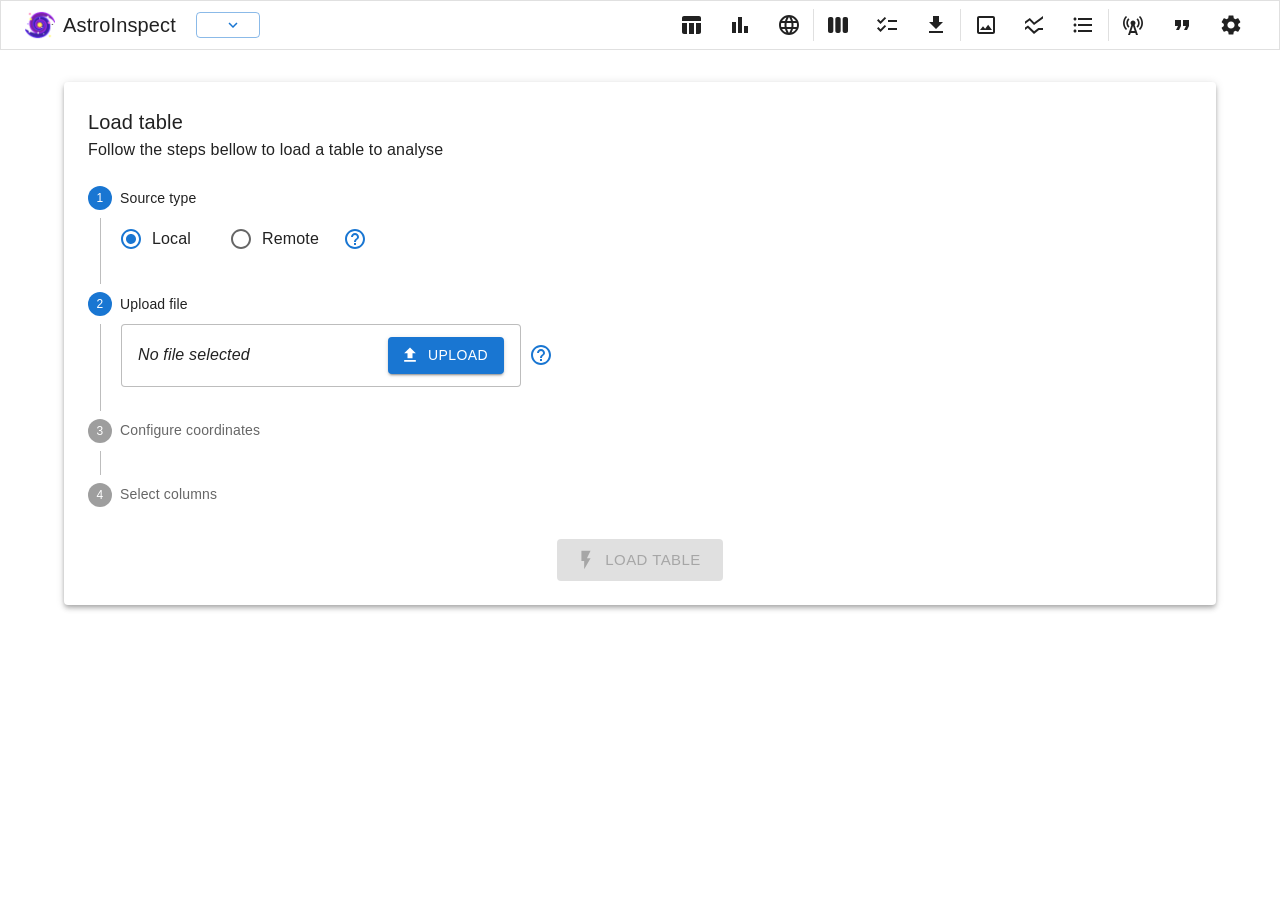
<file: load/index.html>
<!DOCTYPE html><html lang="en" data-ag-theme-mode="light"><head><meta charSet="utf-8" data-next-head=""/><meta name="viewport" content="initial-scale=1, width=device-width" data-next-head=""/><link rel="icon" type="image/x-icon" href="/favicon.ico" data-next-head=""/><link rel="icon" type="image/png" sizes="16x16" href="/favicon_16.png" data-next-head=""/><link rel="icon" type="image/png" sizes="32x32" href="/favicon_32.png" data-next-head=""/><link rel="icon" type="image/png" sizes="64x64" href="/favicon_64.png" data-next-head=""/><link rel="icon" type="image/png" sizes="128x128" href="/favicon_128.png" data-next-head=""/><link rel="icon" type="image/png" sizes="180x180" href="/favicon_180.png" data-next-head=""/><link rel="icon" type="image/png" sizes="192x192" href="/favicon_192.png" data-next-head=""/><link rel="icon" type="image/png" sizes="256x256" href="/favicon_256.png" data-next-head=""/><link rel="icon" type="image/png" sizes="512x512" href="/favicon_512.png" data-next-head=""/><link rel="manifest" href="/site.webmanifest" data-next-head=""/><title data-next-head="">AstroInspect</title><meta name="emotion-insertion-point" content=""/><meta name="emotion-insertion-point" content=""/><link rel="preload" href="/_next/static/css/14cb725e9b2a5889.css" as="style"/><style data-emotion="mui "></style><link rel="stylesheet" href="/_next/static/css/14cb725e9b2a5889.css" data-n-g=""/><noscript data-n-css=""></noscript><script defer="" noModule="" src="/_next/static/chunks/polyfills-42372ed130431b0a.js"></script><script src="/_next/static/chunks/webpack-782a72674ae8c839.js" defer=""></script><script src="/_next/static/chunks/framework-32463eb0424f86be.js" defer=""></script><script src="/_next/static/chunks/main-eefc9063aaaedfaa.js" defer=""></script><script src="/_next/static/chunks/pages/_app-252e22e69d7531ce.js" defer=""></script><script src="/_next/static/chunks/667-3b387f116c7328e5.js" defer=""></script><script src="/_next/static/chunks/837-608a4e31dd18d61c.js" defer=""></script><script src="/_next/static/chunks/pages/load-41a932b951517c09.js" defer=""></script><script src="/_next/static/KNioTXWG8QTWIepN1I50_/_buildManifest.js" defer=""></script><script src="/_next/static/KNioTXWG8QTWIepN1I50_/_ssgManifest.js" defer=""></script></head><body><div id="__next"><style data-emotion="css-global o6gwfi">html{-webkit-font-smoothing:antialiased;-moz-osx-font-smoothing:grayscale;box-sizing:border-box;-webkit-text-size-adjust:100%;}*,*::before,*::after{box-sizing:inherit;}strong,b{font-weight:700;}body{margin:0;color:rgba(0, 0, 0, 0.87);font-family:"Roboto","Helvetica","Arial",sans-serif;font-weight:400;font-size:1rem;line-height:1.5;letter-spacing:0.00938em;background-color:#fff;}@media print{body{background-color:#fff;}}body::backdrop{background-color:#fff;}</style><div class="MuiStack-root mui-3j596c"><header class="MuiPaper-root MuiPaper-outlined MuiAppBar-root MuiAppBar-colorInherit MuiAppBar-positionStatic mui-qj7np8"><div class="MuiToolbar-root MuiToolbar-gutters MuiToolbar-dense mui-1r5wzli"><div class="MuiStack-root mui-nsfw5h"><div class="cursor-pointer MuiBox-root mui-0"><div class="MuiStack-root mui-csffzd"><img alt="" loading="lazy" width="30" height="30" decoding="async" data-nimg="1" style="color:transparent" src="/favicon_64.png"/><div class="MuiTypography-root MuiTypography-h6 mui-1rl0qlz">AstroInspect</div></div></div><div class="MuiStack-root mui-csffzd"><button class="MuiButtonBase-root MuiButton-root MuiButton-outlined MuiButton-outlinedPrimary MuiButton-sizeSmall MuiButton-outlinedSizeSmall MuiButton-colorPrimary MuiButton-root MuiButton-outlined MuiButton-outlinedPrimary MuiButton-sizeSmall MuiButton-outlinedSizeSmall MuiButton-colorPrimary mui-83a9bu" tabindex="0" type="button"><p class="MuiTypography-root MuiTypography-body1 mui-xn8ur6"></p><span class="MuiButton-icon MuiButton-endIcon MuiButton-iconSizeSmall mui-1kpjuyd"><svg class="MuiSvgIcon-root MuiSvgIcon-fontSizeMedium mui-q7mezt" focusable="false" aria-hidden="true" viewBox="0 0 24 24" data-testid="KeyboardArrowDownIcon"><path d="M7.41 8.59 12 13.17l4.59-4.58L18 10l-6 6-6-6z"></path></svg></span></button><div class="MuiBox-root mui-0"><div class="MuiBox-root mui-0"></div></div></div></div><button class="MuiButtonBase-root MuiButton-root MuiButton-text MuiButton-textInherit MuiButton-sizeLarge MuiButton-textSizeLarge MuiButton-colorInherit MuiButton-root MuiButton-text MuiButton-textInherit MuiButton-sizeLarge MuiButton-textSizeLarge MuiButton-colorInherit mui-5qozub" tabindex="0" type="button" aria-label="Table page"><svg class="MuiSvgIcon-root MuiSvgIcon-fontSizeMedium mui-q7mezt" focusable="false" aria-hidden="true" viewBox="0 0 24 24" data-testid="TableChartIcon"><path d="M10 10.02h5V21h-5zM17 21h3c1.1 0 2-.9 2-2v-9h-5zm3-18H5c-1.1 0-2 .9-2 2v3h19V5c0-1.1-.9-2-2-2M3 19c0 1.1.9 2 2 2h3V10H3z"></path></svg></button><button class="MuiButtonBase-root MuiButton-root MuiButton-text MuiButton-textInherit MuiButton-sizeLarge MuiButton-textSizeLarge MuiButton-colorInherit MuiButton-root MuiButton-text MuiButton-textInherit MuiButton-sizeLarge MuiButton-textSizeLarge MuiButton-colorInherit mui-5qozub" tabindex="0" type="button" aria-label="Plots page"><svg class="MuiSvgIcon-root MuiSvgIcon-fontSizeMedium mui-q7mezt" focusable="false" aria-hidden="true" viewBox="0 0 24 24" data-testid="BarChartIcon"><path d="M4 9h4v11H4zm12 4h4v7h-4zm-6-9h4v16h-4z"></path></svg></button><button class="MuiButtonBase-root MuiButton-root MuiButton-text MuiButton-textInherit MuiButton-sizeLarge MuiButton-textSizeLarge MuiButton-colorInherit MuiButton-root MuiButton-text MuiButton-textInherit MuiButton-sizeLarge MuiButton-textSizeLarge MuiButton-colorInherit mui-5qozub" tabindex="0" type="button" aria-label="Skyviewer page"><svg class="MuiSvgIcon-root MuiSvgIcon-fontSizeMedium mui-q7mezt" focusable="false" aria-hidden="true" viewBox="0 0 24 24" data-testid="LanguageIcon"><path d="M11.99 2C6.47 2 2 6.48 2 12s4.47 10 9.99 10C17.52 22 22 17.52 22 12S17.52 2 11.99 2m6.93 6h-2.95c-.32-1.25-.78-2.45-1.38-3.56 1.84.63 3.37 1.91 4.33 3.56M12 4.04c.83 1.2 1.48 2.53 1.91 3.96h-3.82c.43-1.43 1.08-2.76 1.91-3.96M4.26 14C4.1 13.36 4 12.69 4 12s.1-1.36.26-2h3.38c-.08.66-.14 1.32-.14 2s.06 1.34.14 2zm.82 2h2.95c.32 1.25.78 2.45 1.38 3.56-1.84-.63-3.37-1.9-4.33-3.56m2.95-8H5.08c.96-1.66 2.49-2.93 4.33-3.56C8.81 5.55 8.35 6.75 8.03 8M12 19.96c-.83-1.2-1.48-2.53-1.91-3.96h3.82c-.43 1.43-1.08 2.76-1.91 3.96M14.34 14H9.66c-.09-.66-.16-1.32-.16-2s.07-1.35.16-2h4.68c.09.65.16 1.32.16 2s-.07 1.34-.16 2m.25 5.56c.6-1.11 1.06-2.31 1.38-3.56h2.95c-.96 1.65-2.49 2.93-4.33 3.56M16.36 14c.08-.66.14-1.32.14-2s-.06-1.34-.14-2h3.38c.16.64.26 1.31.26 2s-.1 1.36-.26 2z"></path></svg></button><div class="MuiDivider-root MuiDivider-middle MuiDivider-vertical MuiDivider-flexItem mui-jxj7m9" role="separator" aria-orientation="vertical"></div><button class="MuiButtonBase-root MuiButton-root MuiButton-text MuiButton-textInherit MuiButton-sizeLarge MuiButton-textSizeLarge MuiButton-colorInherit MuiButton-root MuiButton-text MuiButton-textInherit MuiButton-sizeLarge MuiButton-textSizeLarge MuiButton-colorInherit mui-5qozub" tabindex="0" type="button" aria-label="Columns"><svg class="MuiSvgIcon-root MuiSvgIcon-fontSizeMedium mui-q7mezt" focusable="false" aria-hidden="true" viewBox="0 0 24 24" data-testid="ViewWeekIcon"><path d="M5.33 20H4c-1.1 0-2-.9-2-2V6c0-1.1.9-2 2-2h1.33c1.1 0 2 .9 2 2v12c0 1.1-.89 2-2 2M22 18V6c0-1.1-.9-2-2-2h-1.33c-1.1 0-2 .9-2 2v12c0 1.1.9 2 2 2H20c1.11 0 2-.9 2-2m-7.33 0V6c0-1.1-.9-2-2-2h-1.33c-1.1 0-2 .9-2 2v12c0 1.1.9 2 2 2h1.33c1.1 0 2-.9 2-2"></path></svg></button><button class="MuiButtonBase-root MuiButton-root MuiButton-text MuiButton-textInherit MuiButton-sizeLarge MuiButton-textSizeLarge MuiButton-colorInherit MuiButton-root MuiButton-text MuiButton-textInherit MuiButton-sizeLarge MuiButton-textSizeLarge MuiButton-colorInherit mui-5qozub" tabindex="0" type="button" aria-label="Classification"><svg class="MuiSvgIcon-root MuiSvgIcon-fontSizeMedium mui-q7mezt" focusable="false" aria-hidden="true" viewBox="0 0 24 24" data-testid="ChecklistIcon"><path d="M22 7h-9v2h9zm0 8h-9v2h9zM5.54 11 2 7.46l1.41-1.41 2.12 2.12 4.24-4.24 1.41 1.41zm0 8L2 15.46l1.41-1.41 2.12 2.12 4.24-4.24 1.41 1.41z"></path></svg></button><button class="MuiButtonBase-root MuiButton-root MuiButton-text MuiButton-textInherit MuiButton-sizeLarge MuiButton-textSizeLarge MuiButton-colorInherit MuiButton-root MuiButton-text MuiButton-textInherit MuiButton-sizeLarge MuiButton-textSizeLarge MuiButton-colorInherit mui-5qozub" tabindex="0" type="button" aria-label="Download table"><svg class="MuiSvgIcon-root MuiSvgIcon-fontSizeMedium mui-q7mezt" focusable="false" aria-hidden="true" viewBox="0 0 24 24" data-testid="DownloadIcon"><path d="M5 20h14v-2H5zM19 9h-4V3H9v6H5l7 7z"></path></svg></button><div class="MuiDivider-root MuiDivider-middle MuiDivider-vertical MuiDivider-flexItem mui-jxj7m9" role="separator" aria-orientation="vertical"></div><button class="MuiButtonBase-root MuiButton-root MuiButton-text MuiButton-textInherit MuiButton-sizeLarge MuiButton-textSizeLarge MuiButton-colorInherit MuiButton-root MuiButton-text MuiButton-textInherit MuiButton-sizeLarge MuiButton-textSizeLarge MuiButton-colorInherit mui-5qozub" tabindex="0" type="button" aria-label="Images"><svg class="MuiSvgIcon-root MuiSvgIcon-fontSizeMedium mui-q7mezt" focusable="false" aria-hidden="true" viewBox="0 0 24 24" data-testid="PhotoOutlinedIcon"><path d="M19 5v14H5V5zm0-2H5c-1.1 0-2 .9-2 2v14c0 1.1.9 2 2 2h14c1.1 0 2-.9 2-2V5c0-1.1-.9-2-2-2m-4.86 8.86-3 3.87L9 13.14 6 17h12z"></path></svg></button><div class="MuiBox-root mui-0"><div class="MuiBox-root mui-0"></div><div class="MuiBox-root mui-0"></div><div class="MuiBox-root mui-0"></div><div class="MuiBox-root mui-0"></div></div><button class="MuiButtonBase-root MuiButton-root MuiButton-text MuiButton-textInherit MuiButton-sizeLarge MuiButton-textSizeLarge MuiButton-colorInherit MuiButton-root MuiButton-text MuiButton-textInherit MuiButton-sizeLarge MuiButton-textSizeLarge MuiButton-colorInherit mui-5qozub" tabindex="0" type="button" aria-label="SEDs"><svg class="MuiSvgIcon-root MuiSvgIcon-fontSizeMedium mui-q7mezt" focusable="false" aria-hidden="true" viewBox="0 0 24 24" data-testid="SsidChartIcon"><path d="M21 5.47 12 12 7.62 7.62 3 11V8.52L7.83 5l4.38 4.38L21 3zM21 15h-4.7l-4.17 3.34L6 12.41l-3 2.13V17l2.8-2 6.2 6 5-4h4z"></path></svg></button><div class="MuiBox-root mui-0"><div class="MuiBox-root mui-0"></div><div class="MuiBox-root mui-0"></div></div><button class="MuiButtonBase-root MuiButton-root MuiButton-text MuiButton-textInherit MuiButton-sizeLarge MuiButton-textSizeLarge MuiButton-colorInherit MuiButton-root MuiButton-text MuiButton-textInherit MuiButton-sizeLarge MuiButton-textSizeLarge MuiButton-colorInherit mui-5qozub" tabindex="0" type="button" aria-label="SDSS catalog"><svg class="MuiSvgIcon-root MuiSvgIcon-fontSizeMedium mui-q7mezt" focusable="false" aria-hidden="true" viewBox="0 0 24 24" data-testid="FormatListBulletedIcon"><path d="M4 10.5c-.83 0-1.5.67-1.5 1.5s.67 1.5 1.5 1.5 1.5-.67 1.5-1.5-.67-1.5-1.5-1.5m0-6c-.83 0-1.5.67-1.5 1.5S3.17 7.5 4 7.5 5.5 6.83 5.5 6 4.83 4.5 4 4.5m0 12c-.83 0-1.5.68-1.5 1.5s.68 1.5 1.5 1.5 1.5-.68 1.5-1.5-.67-1.5-1.5-1.5M7 19h14v-2H7zm0-6h14v-2H7zm0-8v2h14V5z"></path></svg></button><div class="MuiDivider-root MuiDivider-middle MuiDivider-vertical MuiDivider-flexItem mui-jxj7m9" role="separator" aria-orientation="vertical"></div><button class="MuiButtonBase-root MuiButton-root MuiButton-text MuiButton-textInherit MuiButton-sizeLarge MuiButton-textSizeLarge MuiButton-colorInherit MuiButton-root MuiButton-text MuiButton-textInherit MuiButton-sizeLarge MuiButton-textSizeLarge MuiButton-colorInherit mui-5qozub" tabindex="0" type="button" aria-label="Connect to SAMP hub"><svg class="MuiSvgIcon-root MuiSvgIcon-fontSizeMedium mui-q7mezt" focusable="false" aria-hidden="true" viewBox="0 0 24 24" data-testid="CellTowerIcon"><path d="m7.3 14.7 1.2-1.2c-1-1-1.5-2.3-1.5-3.5 0-1.3.5-2.6 1.5-3.5L7.3 5.3c-1.3 1.3-2 3-2 4.7s.7 3.4 2 4.7M19.1 2.9l-1.2 1.2c1.6 1.6 2.4 3.8 2.4 5.9s-.8 4.3-2.4 5.9l1.2 1.2c2-2 2.9-4.5 2.9-7.1s-1-5.1-2.9-7.1"></path><path d="M6.1 4.1 4.9 2.9C3 4.9 2 7.4 2 10s1 5.1 2.9 7.1l1.2-1.2c-1.6-1.6-2.4-3.8-2.4-5.9s.8-4.3 2.4-5.9m10.6 10.6c1.3-1.3 2-3 2-4.7-.1-1.7-.7-3.4-2-4.7l-1.2 1.2c1 1 1.5 2.3 1.5 3.5 0 1.3-.5 2.6-1.5 3.5zM14.5 10c0-1.38-1.12-2.5-2.5-2.5S9.5 8.62 9.5 10c0 .76.34 1.42.87 1.88L7 22h2l.67-2h4.67l.66 2h2l-3.37-10.12c.53-.46.87-1.12.87-1.88m-4.17 8L12 13l1.67 5z"></path></svg></button><button class="MuiButtonBase-root MuiButton-root MuiButton-text MuiButton-textInherit MuiButton-sizeLarge MuiButton-textSizeLarge MuiButton-colorInherit MuiButton-root MuiButton-text MuiButton-textInherit MuiButton-sizeLarge MuiButton-textSizeLarge MuiButton-colorInherit mui-5qozub" tabindex="0" type="button" aria-label="Cite this software"><svg class="MuiSvgIcon-root MuiSvgIcon-fontSizeMedium mui-q7mezt" focusable="false" aria-hidden="true" viewBox="0 0 24 24" data-testid="FormatQuoteIcon"><path d="M6 17h3l2-4V7H5v6h3zm8 0h3l2-4V7h-6v6h3z"></path></svg></button><button class="MuiButtonBase-root MuiButton-root MuiButton-text MuiButton-textInherit MuiButton-sizeLarge MuiButton-textSizeLarge MuiButton-colorInherit MuiButton-root MuiButton-text MuiButton-textInherit MuiButton-sizeLarge MuiButton-textSizeLarge MuiButton-colorInherit mui-5qozub" tabindex="0" type="button" aria-label="Settings"><svg class="MuiSvgIcon-root MuiSvgIcon-fontSizeMedium mui-q7mezt" focusable="false" aria-hidden="true" viewBox="0 0 24 24" data-testid="SettingsIcon"><path d="M19.14 12.94c.04-.3.06-.61.06-.94 0-.32-.02-.64-.07-.94l2.03-1.58c.18-.14.23-.41.12-.61l-1.92-3.32c-.12-.22-.37-.29-.59-.22l-2.39.96c-.5-.38-1.03-.7-1.62-.94l-.36-2.54c-.04-.24-.24-.41-.48-.41h-3.84c-.24 0-.43.17-.47.41l-.36 2.54c-.59.24-1.13.57-1.62.94l-2.39-.96c-.22-.08-.47 0-.59.22L2.74 8.87c-.12.21-.08.47.12.61l2.03 1.58c-.05.3-.09.63-.09.94s.02.64.07.94l-2.03 1.58c-.18.14-.23.41-.12.61l1.92 3.32c.12.22.37.29.59.22l2.39-.96c.5.38 1.03.7 1.62.94l.36 2.54c.05.24.24.41.48.41h3.84c.24 0 .44-.17.47-.41l.36-2.54c.59-.24 1.13-.56 1.62-.94l2.39.96c.22.08.47 0 .59-.22l1.92-3.32c.12-.22.07-.47-.12-.61zM12 15.6c-1.98 0-3.6-1.62-3.6-3.6s1.62-3.6 3.6-3.6 3.6 1.62 3.6 3.6-1.62 3.6-3.6 3.6"></path></svg></button><div class="MuiBox-root mui-0"><div class="MuiBox-root mui-0"></div><div class="MuiBox-root mui-0"></div><div class="MuiBox-root mui-0"></div><div class="MuiBox-root mui-0"></div><div class="MuiBox-root mui-0"></div><div class="MuiBox-root mui-0"></div></div></div></header><div class="MuiBox-root mui-i9gxme"><div class="MuiContainer-root MuiContainer-maxWidthLg mui-9wvnva"><div class="MuiStack-root mui-juh4ag"><div class="MuiPaper-root MuiPaper-elevation MuiPaper-rounded MuiPaper-elevation4 mui-1e90fby" style="--Paper-shadow:0px 2px 4px -1px rgba(0,0,0,0.2),0px 4px 5px 0px rgba(0,0,0,0.14),0px 1px 10px 0px rgba(0,0,0,0.12)"><h6 class="MuiTypography-root MuiTypography-h6 mui-1rl0qlz">Load table</h6><p class="MuiTypography-root MuiTypography-body1 mui-mf2878">Follow the steps bellow to load a table to analyse</p><div class="MuiStepper-root MuiStepper-vertical MuiStepper-nonLinear mui-ype7gs"><div class="MuiStep-root MuiStep-vertical mui-1u8qly9"><span class="MuiStepLabel-root MuiStepLabel-vertical mui-18fpo4n"><span class="MuiStepLabel-iconContainer Mui-active mui-1wd7dh2"><svg class="MuiSvgIcon-root MuiSvgIcon-fontSizeMedium MuiStepIcon-root Mui-active mui-124afma" focusable="false" aria-hidden="true" viewBox="0 0 24 24"><circle cx="12" cy="12" r="12"></circle><text class="MuiStepIcon-text mui-st62d8" x="12" y="12" text-anchor="middle" dominant-baseline="central">1</text></svg></span><span class="MuiStepLabel-labelContainer mui-l4bodp"><span class="MuiStepLabel-label Mui-active mui-hbnnsx">Source type</span></span></span><div class="MuiStepContent-root mui-hk6jh"><div class="MuiCollapse-root MuiCollapse-vertical MuiStepContent-transition MuiCollapse-entered mui-1src4f9" style="min-height:0px"><div class="MuiCollapse-wrapper MuiCollapse-vertical mui-15830to"><div class="MuiCollapse-wrapperInner MuiCollapse-vertical mui-9vd5ud"><div class="MuiStack-root mui-u4p24i"><div class="MuiFormControl-root mui-1qk38wv"><div class="MuiFormGroup-root MuiFormGroup-row MuiRadioGroup-root MuiRadioGroup-row mui-bhi5xm" role="radiogroup" aria-labelledby="file-input-source-label"><label class="MuiFormControlLabel-root MuiFormControlLabel-labelPlacementEnd mui-wz5myd"><span class="MuiButtonBase-root MuiRadio-root MuiRadio-colorPrimary PrivateSwitchBase-root MuiRadio-root MuiRadio-colorPrimary Mui-checked MuiRadio-root MuiRadio-colorPrimary mui-6m95b7"><input class="PrivateSwitchBase-input mui-j8yymo" type="radio" name="file-input-source-group" checked="" value="local"/><span class="mui-1qiat4j"><svg class="MuiSvgIcon-root MuiSvgIcon-fontSizeMedium mui-u1xzs7" focusable="false" aria-hidden="true" viewBox="0 0 24 24" data-testid="RadioButtonUncheckedIcon"><path d="M12 2C6.48 2 2 6.48 2 12s4.48 10 10 10 10-4.48 10-10S17.52 2 12 2zm0 18c-4.42 0-8-3.58-8-8s3.58-8 8-8 8 3.58 8 8-3.58 8-8 8z"></path></svg><svg class="MuiSvgIcon-root MuiSvgIcon-fontSizeMedium mui-ga1h76" focusable="false" aria-hidden="true" viewBox="0 0 24 24" data-testid="RadioButtonCheckedIcon"><path d="M8.465 8.465C9.37 7.56 10.62 7 12 7C14.76 7 17 9.24 17 12C17 13.38 16.44 14.63 15.535 15.535C14.63 16.44 13.38 17 12 17C9.24 17 7 14.76 7 12C7 10.62 7.56 9.37 8.465 8.465Z"></path></svg></span></span><span class="MuiTypography-root MuiTypography-body1 MuiFormControlLabel-label mui-fyswvn">Local</span></label><label class="MuiFormControlLabel-root MuiFormControlLabel-labelPlacementEnd mui-1k8z85p"><span class="MuiButtonBase-root MuiRadio-root MuiRadio-colorPrimary PrivateSwitchBase-root MuiRadio-root MuiRadio-colorPrimary MuiRadio-root MuiRadio-colorPrimary mui-6m95b7"><input class="PrivateSwitchBase-input mui-j8yymo" type="radio" name="file-input-source-group" value="remote"/><span class="mui-1qiat4j"><svg class="MuiSvgIcon-root MuiSvgIcon-fontSizeMedium mui-u1xzs7" focusable="false" aria-hidden="true" viewBox="0 0 24 24" data-testid="RadioButtonUncheckedIcon"><path d="M12 2C6.48 2 2 6.48 2 12s4.48 10 10 10 10-4.48 10-10S17.52 2 12 2zm0 18c-4.42 0-8-3.58-8-8s3.58-8 8-8 8 3.58 8 8-3.58 8-8 8z"></path></svg><svg class="MuiSvgIcon-root MuiSvgIcon-fontSizeMedium mui-jotl23" focusable="false" aria-hidden="true" viewBox="0 0 24 24" data-testid="RadioButtonCheckedIcon"><path d="M8.465 8.465C9.37 7.56 10.62 7 12 7C14.76 7 17 9.24 17 12C17 13.38 16.44 14.63 15.535 15.535C14.63 16.44 13.38 17 12 17C9.24 17 7 14.76 7 12C7 10.62 7.56 9.37 8.465 8.465Z"></path></svg></span></span><span class="MuiTypography-root MuiTypography-body1 MuiFormControlLabel-label mui-fyswvn">Remote</span></label></div></div><div class="MuiBox-root mui-0"><button class="MuiButtonBase-root MuiIconButton-root MuiIconButton-sizeMedium mui-auoq4t" tabindex="0" type="button"><svg class="MuiSvgIcon-root MuiSvgIcon-colorPrimary MuiSvgIcon-fontSizeMedium mui-10f3ihg" focusable="false" aria-hidden="true" viewBox="0 0 24 24" data-testid="HelpOutlineIcon"><path d="M11 18h2v-2h-2zm1-16C6.48 2 2 6.48 2 12s4.48 10 10 10 10-4.48 10-10S17.52 2 12 2m0 18c-4.41 0-8-3.59-8-8s3.59-8 8-8 8 3.59 8 8-3.59 8-8 8m0-14c-2.21 0-4 1.79-4 4h2c0-1.1.9-2 2-2s2 .9 2 2c0 2-3 1.75-3 5h2c0-2.25 3-2.5 3-5 0-2.21-1.79-4-4-4"></path></svg></button></div></div></div></div></div></div></div><div class="MuiStepConnector-root MuiStepConnector-vertical Mui-active mui-16s61l1"><span class="MuiStepConnector-line MuiStepConnector-lineVertical mui-1woajr2"></span></div><div class="MuiStep-root MuiStep-vertical mui-1u8qly9"><span class="MuiStepLabel-root MuiStepLabel-vertical mui-18fpo4n"><span class="MuiStepLabel-iconContainer Mui-active mui-1wd7dh2"><svg class="MuiSvgIcon-root MuiSvgIcon-fontSizeMedium MuiStepIcon-root Mui-active mui-124afma" focusable="false" aria-hidden="true" viewBox="0 0 24 24"><circle cx="12" cy="12" r="12"></circle><text class="MuiStepIcon-text mui-st62d8" x="12" y="12" text-anchor="middle" dominant-baseline="central">2</text></svg></span><span class="MuiStepLabel-labelContainer mui-l4bodp"><span class="MuiStepLabel-label Mui-active mui-hbnnsx">Upload file</span></span></span><div class="MuiStepContent-root mui-hk6jh"><div class="MuiCollapse-root MuiCollapse-vertical MuiStepContent-transition MuiCollapse-entered mui-1src4f9" style="min-height:0px"><div class="MuiCollapse-wrapper MuiCollapse-vertical mui-15830to"><div class="MuiCollapse-wrapperInner MuiCollapse-vertical mui-9vd5ud"><div class=""><div class="MuiStack-root mui-u4p24i"><div class="MuiPaper-root MuiPaper-outlined MuiPaper-rounded cursor-pointer mui-1thqdyy"><input hidden="" type="file" style="display:none"/><p class="MuiTypography-root MuiTypography-body1 mui-1bydqm4"><i>No file selected</i></p><button class="MuiButtonBase-root MuiButton-root MuiButton-contained MuiButton-containedPrimary MuiButton-sizeMedium MuiButton-containedSizeMedium MuiButton-colorPrimary MuiButton-root MuiButton-contained MuiButton-containedPrimary MuiButton-sizeMedium MuiButton-containedSizeMedium MuiButton-colorPrimary mui-ghr9bt" tabindex="0" type="button"><span class="MuiButton-icon MuiButton-startIcon MuiButton-iconSizeMedium mui-1s63ceu"><svg class="MuiSvgIcon-root MuiSvgIcon-fontSizeMedium mui-q7mezt" focusable="false" aria-hidden="true" viewBox="0 0 24 24" data-testid="FileUploadIcon"><path d="M9 16h6v-6h4l-7-7-7 7h4zm-4 2h14v2H5z"></path></svg></span>Upload</button></div><div class="MuiBox-root mui-0"><button class="MuiButtonBase-root MuiIconButton-root MuiIconButton-sizeMedium mui-auoq4t" tabindex="0" type="button"><svg class="MuiSvgIcon-root MuiSvgIcon-colorPrimary MuiSvgIcon-fontSizeMedium mui-10f3ihg" focusable="false" aria-hidden="true" viewBox="0 0 24 24" data-testid="HelpOutlineIcon"><path d="M11 18h2v-2h-2zm1-16C6.48 2 2 6.48 2 12s4.48 10 10 10 10-4.48 10-10S17.52 2 12 2m0 18c-4.41 0-8-3.59-8-8s3.59-8 8-8 8 3.59 8 8-3.59 8-8 8m0-14c-2.21 0-4 1.79-4 4h2c0-1.1.9-2 2-2s2 .9 2 2c0 2-3 1.75-3 5h2c0-2.25 3-2.5 3-5 0-2.21-1.79-4-4-4"></path></svg></button></div></div></div><div class="d-none"><form class="MuiBox-root mui-0"><div class="MuiStack-root mui-csffzd"><div class="MuiFormControl-root MuiTextField-root mui-qn0oyd"><label class="MuiFormLabel-root MuiInputLabel-root MuiInputLabel-formControl MuiInputLabel-animated MuiInputLabel-sizeMedium MuiInputLabel-outlined MuiFormLabel-colorPrimary MuiInputLabel-root MuiInputLabel-formControl MuiInputLabel-animated MuiInputLabel-sizeMedium MuiInputLabel-outlined mui-160rfsr" data-shrink="false" for=":R1lalakkularm:" id=":R1lalakkularm:-label">URL</label><style data-emotion="mui-global 1prfaxn">@-webkit-keyframes mui-auto-fill{from{display:block;}}@keyframes mui-auto-fill{from{display:block;}}@-webkit-keyframes mui-auto-fill-cancel{from{display:block;}}@keyframes mui-auto-fill-cancel{from{display:block;}}</style><div class="MuiInputBase-root MuiOutlinedInput-root MuiInputBase-colorPrimary MuiInputBase-formControl mui-iz33ar"><input aria-invalid="false" id=":R1lalakkularm:" type="text" class="MuiInputBase-input MuiOutlinedInput-input mui-1pk1fka" name="url" value=""/><fieldset aria-hidden="true" class="MuiOutlinedInput-notchedOutline mui-5v2ak0"><legend class="mui-81qg8w"><span>URL</span></legend></fieldset></div></div><button class="MuiButtonBase-root MuiButton-root MuiButton-contained MuiButton-containedPrimary MuiButton-sizeMedium MuiButton-containedSizeMedium MuiButton-colorPrimary MuiButton-root MuiButton-contained MuiButton-containedPrimary MuiButton-sizeMedium MuiButton-containedSizeMedium MuiButton-colorPrimary mui-ghr9bt" tabindex="0" type="submit">Fetch</button><div class="MuiBox-root mui-0"><button class="MuiButtonBase-root MuiIconButton-root MuiIconButton-sizeMedium mui-auoq4t" tabindex="0" type="button"><svg class="MuiSvgIcon-root MuiSvgIcon-colorPrimary MuiSvgIcon-fontSizeMedium mui-10f3ihg" focusable="false" aria-hidden="true" viewBox="0 0 24 24" data-testid="HelpOutlineIcon"><path d="M11 18h2v-2h-2zm1-16C6.48 2 2 6.48 2 12s4.48 10 10 10 10-4.48 10-10S17.52 2 12 2m0 18c-4.41 0-8-3.59-8-8s3.59-8 8-8 8 3.59 8 8-3.59 8-8 8m0-14c-2.21 0-4 1.79-4 4h2c0-1.1.9-2 2-2s2 .9 2 2c0 2-3 1.75-3 5h2c0-2.25 3-2.5 3-5 0-2.21-1.79-4-4-4"></path></svg></button></div></div></form></div></div></div></div></div></div><div class="MuiStepConnector-root MuiStepConnector-vertical mui-16s61l1"><span class="MuiStepConnector-line MuiStepConnector-lineVertical mui-1woajr2"></span></div><div class="MuiStep-root MuiStep-vertical mui-1u8qly9"><span class="MuiStepLabel-root MuiStepLabel-vertical mui-18fpo4n"><span class="MuiStepLabel-iconContainer mui-1wd7dh2"><svg class="MuiSvgIcon-root MuiSvgIcon-fontSizeMedium MuiStepIcon-root mui-124afma" focusable="false" aria-hidden="true" viewBox="0 0 24 24"><circle cx="12" cy="12" r="12"></circle><text class="MuiStepIcon-text mui-st62d8" x="12" y="12" text-anchor="middle" dominant-baseline="central">3</text></svg></span><span class="MuiStepLabel-labelContainer mui-l4bodp"><span class="MuiStepLabel-label mui-hbnnsx">Configure coordinates</span></span></span><div class="MuiStepContent-root mui-hk6jh"><div class="MuiCollapse-root MuiCollapse-vertical MuiStepContent-transition MuiCollapse-entered mui-1src4f9" style="min-height:0px"><div class="MuiCollapse-wrapper MuiCollapse-vertical mui-15830to"><div class="MuiCollapse-wrapperInner MuiCollapse-vertical mui-9vd5ud"><div class="d-none"><div class="MuiStack-root mui-1ng2uvf"><div class="MuiAutocomplete-root MuiAutocomplete-hasClearIcon MuiAutocomplete-hasPopupIcon mui-qjqmwp"><div class="MuiFormControl-root MuiFormControl-fullWidth MuiTextField-root mui-1vbfw84"><label class="MuiFormLabel-root MuiInputLabel-root MuiInputLabel-formControl MuiInputLabel-animated MuiInputLabel-shrink MuiInputLabel-sizeMedium MuiInputLabel-outlined MuiFormLabel-colorPrimary Mui-error MuiInputLabel-root MuiInputLabel-formControl MuiInputLabel-animated MuiInputLabel-shrink MuiInputLabel-sizeMedium MuiInputLabel-outlined mui-1niro10" data-shrink="true" for=":R3alaksularm:" id=":R3alaksularm:-label">RA</label><style data-emotion="mui-global 1prfaxn">@-webkit-keyframes mui-auto-fill{from{display:block;}}@keyframes mui-auto-fill{from{display:block;}}@-webkit-keyframes mui-auto-fill-cancel{from{display:block;}}@keyframes mui-auto-fill-cancel{from{display:block;}}</style><div class="MuiInputBase-root MuiOutlinedInput-root MuiInputBase-colorPrimary Mui-error MuiInputBase-fullWidth MuiInputBase-formControl MuiInputBase-adornedStart MuiInputBase-adornedEnd MuiAutocomplete-inputRoot mui-1rmqivu"><div class="MuiInputAdornment-root MuiInputAdornment-positionStart MuiInputAdornment-outlined MuiInputAdornment-sizeMedium mui-1f6kg7i"><span class="notranslate" aria-hidden="true">​</span><svg class="MuiSvgIcon-root MuiSvgIcon-colorError MuiSvgIcon-fontSizeMedium mui-cpepff" focusable="false" aria-hidden="true" viewBox="0 0 24 24" data-testid="ErrorOutlineIcon"><path d="M11 15h2v2h-2zm0-8h2v6h-2zm.99-5C6.47 2 2 6.48 2 12s4.47 10 9.99 10C17.52 22 22 17.52 22 12S17.52 2 11.99 2M12 20c-4.42 0-8-3.58-8-8s3.58-8 8-8 8 3.58 8 8-3.58 8-8 8"></path></svg></div><input aria-invalid="true" aria-describedby=":R3alaksularm:-helper-text" autoComplete="off" id=":R3alaksularm:" type="text" class="MuiInputBase-input MuiOutlinedInput-input MuiInputBase-inputAdornedStart MuiInputBase-inputAdornedEnd MuiAutocomplete-input MuiAutocomplete-inputFocused mui-fvgl9b" aria-autocomplete="list" aria-expanded="false" autoCapitalize="none" spellCheck="false" role="combobox" value=""/><div class="MuiAutocomplete-endAdornment mui-iuka1o"><button class="MuiButtonBase-root MuiIconButton-root MuiIconButton-sizeMedium MuiAutocomplete-clearIndicator mui-ray4sf" tabindex="-1" type="button" aria-label="Clear" title="Clear"><svg class="MuiSvgIcon-root MuiSvgIcon-fontSizeSmall mui-vh810p" focusable="false" aria-hidden="true" viewBox="0 0 24 24" data-testid="CloseIcon"><path d="M19 6.41L17.59 5 12 10.59 6.41 5 5 6.41 10.59 12 5 17.59 6.41 19 12 13.41 17.59 19 19 17.59 13.41 12z"></path></svg></button><button class="MuiButtonBase-root MuiIconButton-root MuiIconButton-sizeMedium MuiAutocomplete-popupIndicator mui-1jswspk" tabindex="-1" type="button" aria-label="Open" title="Open"><svg class="MuiSvgIcon-root MuiSvgIcon-fontSizeMedium mui-q7mezt" focusable="false" aria-hidden="true" viewBox="0 0 24 24" data-testid="ArrowDropDownIcon"><path d="M7 10l5 5 5-5z"></path></svg></button></div><fieldset aria-hidden="true" class="MuiOutlinedInput-notchedOutline mui-5v2ak0"><legend class="mui-w1u3ce"><span>RA</span></legend></fieldset></div><p class="MuiFormHelperText-root Mui-error MuiFormHelperText-sizeMedium MuiFormHelperText-contained mui-1kinjm4" id=":R3alaksularm:-helper-text"><svg class="MuiSvgIcon-root MuiSvgIcon-colorError MuiSvgIcon-fontSizeMedium mui-ucr811" focusable="false" aria-hidden="true" viewBox="0 0 24 24" data-testid="ErrorOutlineIcon"><path d="M11 15h2v2h-2zm0-8h2v6h-2zm.99-5C6.47 2 2 6.48 2 12s4.47 10 9.99 10C17.52 22 22 17.52 22 12S17.52 2 11.99 2M12 20c-4.42 0-8-3.58-8-8s3.58-8 8-8 8 3.58 8 8-3.58 8-8 8"></path></svg>RA column not found</p></div></div><div class="MuiAutocomplete-root MuiAutocomplete-hasClearIcon MuiAutocomplete-hasPopupIcon mui-qjqmwp"><div class="MuiFormControl-root MuiFormControl-fullWidth MuiTextField-root mui-1vbfw84"><label class="MuiFormLabel-root MuiInputLabel-root MuiInputLabel-formControl MuiInputLabel-animated MuiInputLabel-shrink MuiInputLabel-sizeMedium MuiInputLabel-outlined MuiFormLabel-colorPrimary Mui-error MuiInputLabel-root MuiInputLabel-formControl MuiInputLabel-animated MuiInputLabel-shrink MuiInputLabel-sizeMedium MuiInputLabel-outlined mui-1niro10" data-shrink="true" for=":R5alaksularm:" id=":R5alaksularm:-label">DEC</label><style data-emotion="mui-global 1prfaxn">@-webkit-keyframes mui-auto-fill{from{display:block;}}@keyframes mui-auto-fill{from{display:block;}}@-webkit-keyframes mui-auto-fill-cancel{from{display:block;}}@keyframes mui-auto-fill-cancel{from{display:block;}}</style><div class="MuiInputBase-root MuiOutlinedInput-root MuiInputBase-colorPrimary Mui-error MuiInputBase-fullWidth MuiInputBase-formControl MuiInputBase-adornedStart MuiInputBase-adornedEnd MuiAutocomplete-inputRoot mui-1rmqivu"><div class="MuiInputAdornment-root MuiInputAdornment-positionStart MuiInputAdornment-outlined MuiInputAdornment-sizeMedium mui-1f6kg7i"><span class="notranslate" aria-hidden="true">​</span><svg class="MuiSvgIcon-root MuiSvgIcon-colorError MuiSvgIcon-fontSizeMedium mui-cpepff" focusable="false" aria-hidden="true" viewBox="0 0 24 24" data-testid="ErrorOutlineIcon"><path d="M11 15h2v2h-2zm0-8h2v6h-2zm.99-5C6.47 2 2 6.48 2 12s4.47 10 9.99 10C17.52 22 22 17.52 22 12S17.52 2 11.99 2M12 20c-4.42 0-8-3.58-8-8s3.58-8 8-8 8 3.58 8 8-3.58 8-8 8"></path></svg></div><input aria-invalid="true" aria-describedby=":R5alaksularm:-helper-text" autoComplete="off" id=":R5alaksularm:" type="text" class="MuiInputBase-input MuiOutlinedInput-input MuiInputBase-inputAdornedStart MuiInputBase-inputAdornedEnd MuiAutocomplete-input MuiAutocomplete-inputFocused mui-fvgl9b" aria-autocomplete="list" aria-expanded="false" autoCapitalize="none" spellCheck="false" role="combobox" value=""/><div class="MuiAutocomplete-endAdornment mui-iuka1o"><button class="MuiButtonBase-root MuiIconButton-root MuiIconButton-sizeMedium MuiAutocomplete-clearIndicator mui-ray4sf" tabindex="-1" type="button" aria-label="Clear" title="Clear"><svg class="MuiSvgIcon-root MuiSvgIcon-fontSizeSmall mui-vh810p" focusable="false" aria-hidden="true" viewBox="0 0 24 24" data-testid="CloseIcon"><path d="M19 6.41L17.59 5 12 10.59 6.41 5 5 6.41 10.59 12 5 17.59 6.41 19 12 13.41 17.59 19 19 17.59 13.41 12z"></path></svg></button><button class="MuiButtonBase-root MuiIconButton-root MuiIconButton-sizeMedium MuiAutocomplete-popupIndicator mui-1jswspk" tabindex="-1" type="button" aria-label="Open" title="Open"><svg class="MuiSvgIcon-root MuiSvgIcon-fontSizeMedium mui-q7mezt" focusable="false" aria-hidden="true" viewBox="0 0 24 24" data-testid="ArrowDropDownIcon"><path d="M7 10l5 5 5-5z"></path></svg></button></div><fieldset aria-hidden="true" class="MuiOutlinedInput-notchedOutline mui-5v2ak0"><legend class="mui-w1u3ce"><span>DEC</span></legend></fieldset></div><p class="MuiFormHelperText-root Mui-error MuiFormHelperText-sizeMedium MuiFormHelperText-contained mui-1kinjm4" id=":R5alaksularm:-helper-text"><svg class="MuiSvgIcon-root MuiSvgIcon-colorError MuiSvgIcon-fontSizeMedium mui-ucr811" focusable="false" aria-hidden="true" viewBox="0 0 24 24" data-testid="ErrorOutlineIcon"><path d="M11 15h2v2h-2zm0-8h2v6h-2zm.99-5C6.47 2 2 6.48 2 12s4.47 10 9.99 10C17.52 22 22 17.52 22 12S17.52 2 11.99 2M12 20c-4.42 0-8-3.58-8-8s3.58-8 8-8 8 3.58 8 8-3.58 8-8 8"></path></svg>DEC column not found</p></div></div></div></div></div></div></div></div></div><div class="MuiStepConnector-root MuiStepConnector-vertical mui-16s61l1"><span class="MuiStepConnector-line MuiStepConnector-lineVertical mui-1woajr2"></span></div><div class="MuiStep-root MuiStep-vertical mui-1u8qly9"><span class="MuiStepLabel-root MuiStepLabel-vertical mui-18fpo4n"><span class="MuiStepLabel-iconContainer mui-1wd7dh2"><svg class="MuiSvgIcon-root MuiSvgIcon-fontSizeMedium MuiStepIcon-root mui-124afma" focusable="false" aria-hidden="true" viewBox="0 0 24 24"><circle cx="12" cy="12" r="12"></circle><text class="MuiStepIcon-text mui-st62d8" x="12" y="12" text-anchor="middle" dominant-baseline="central">4</text></svg></span><span class="MuiStepLabel-labelContainer mui-l4bodp"><span class="MuiStepLabel-label mui-hbnnsx">Select columns</span></span></span><div class="MuiStepContent-root MuiStepContent-last mui-k75cvh"><div class="MuiCollapse-root MuiCollapse-vertical MuiStepContent-transition MuiCollapse-entered mui-1src4f9" style="min-height:0px"><div class="MuiCollapse-wrapper MuiCollapse-vertical mui-15830to"><div class="MuiCollapse-wrapperInner MuiCollapse-vertical mui-9vd5ud"><div class="MuiBox-root mui-sof91k"></div></div></div></div></div></div></div><div class="MuiBox-root mui-12hzai9"><button class="MuiButtonBase-root MuiButton-root MuiLoadingButton-root MuiButton-contained MuiButton-containedPrimary MuiButton-sizeLarge MuiButton-containedSizeLarge MuiButton-colorPrimary Mui-disabled MuiButton-root MuiLoadingButton-root MuiButton-contained MuiButton-containedPrimary MuiButton-sizeLarge MuiButton-containedSizeLarge MuiButton-colorPrimary mui-1s2tzk1" tabindex="-1" type="button" disabled="" id=":R5elarm:"><span class="MuiButton-icon MuiButton-startIcon MuiButton-iconSizeLarge mui-1wzhh88"><svg class="MuiSvgIcon-root MuiSvgIcon-fontSizeMedium mui-q7mezt" focusable="false" aria-hidden="true" viewBox="0 0 24 24" data-testid="FlashOnIcon"><path d="M7 2v11h3v9l7-12h-4l4-8z"></path></svg></span><span class="MuiLoadingButton-label mui-oz8hdd">Load table</span></button></div></div></div></div></div></div></div><script id="__NEXT_DATA__" type="application/json">{"props":{"pageProps":{}},"page":"/load","query":{},"buildId":"KNioTXWG8QTWIepN1I50_","nextExport":true,"autoExport":true,"isFallback":false,"scriptLoader":[]}</script></body></html>
</file>
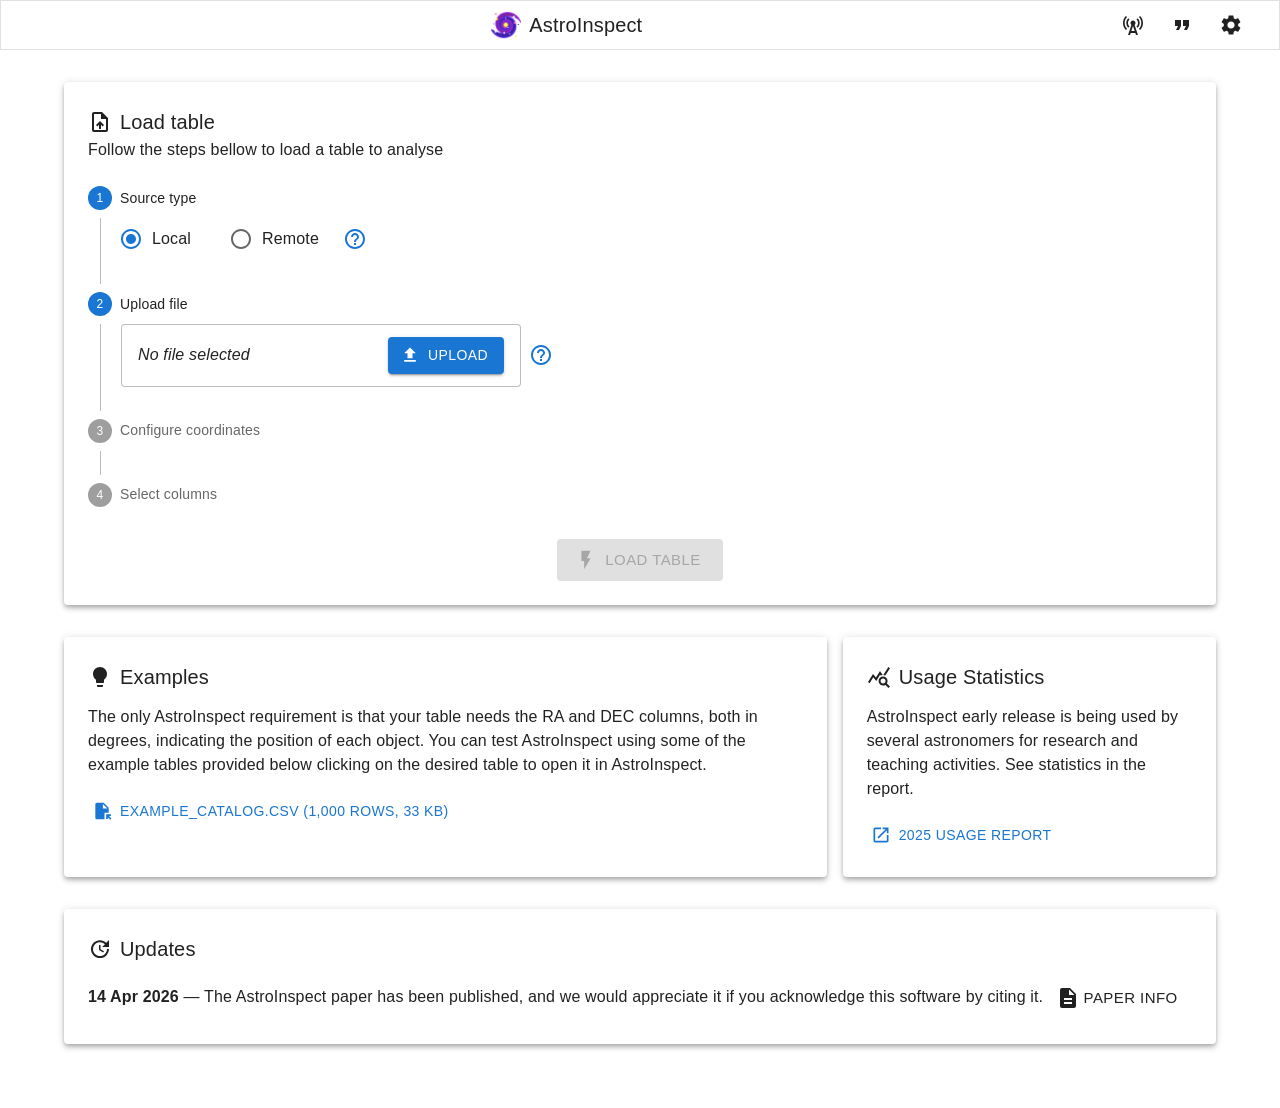
<file: plots/index.html>
<!DOCTYPE html><html lang="en" data-ag-theme-mode="light"><head><meta charSet="utf-8" data-next-head=""/><meta name="viewport" content="initial-scale=1, width=device-width" data-next-head=""/><link rel="icon" type="image/x-icon" href="/favicon.ico" data-next-head=""/><link rel="icon" type="image/png" sizes="16x16" href="/favicon_16.png" data-next-head=""/><link rel="icon" type="image/png" sizes="32x32" href="/favicon_32.png" data-next-head=""/><link rel="icon" type="image/png" sizes="64x64" href="/favicon_64.png" data-next-head=""/><link rel="icon" type="image/png" sizes="128x128" href="/favicon_128.png" data-next-head=""/><link rel="icon" type="image/png" sizes="180x180" href="/favicon_180.png" data-next-head=""/><link rel="icon" type="image/png" sizes="192x192" href="/favicon_192.png" data-next-head=""/><link rel="icon" type="image/png" sizes="256x256" href="/favicon_256.png" data-next-head=""/><link rel="icon" type="image/png" sizes="512x512" href="/favicon_512.png" data-next-head=""/><link rel="manifest" href="/site.webmanifest" data-next-head=""/><title data-next-head="">AstroInspect</title><meta name="emotion-insertion-point" content=""/><meta name="emotion-insertion-point" content=""/><link rel="preload" href="/_next/static/css/14cb725e9b2a5889.css" as="style"/><style data-emotion="mui "></style><link rel="stylesheet" href="/_next/static/css/14cb725e9b2a5889.css" data-n-g=""/><noscript data-n-css=""></noscript><script defer="" noModule="" src="/_next/static/chunks/polyfills-42372ed130431b0a.js"></script><script src="/_next/static/chunks/webpack-782a72674ae8c839.js" defer=""></script><script src="/_next/static/chunks/framework-32463eb0424f86be.js" defer=""></script><script src="/_next/static/chunks/main-eefc9063aaaedfaa.js" defer=""></script><script src="/_next/static/chunks/pages/_app-252e22e69d7531ce.js" defer=""></script><script src="/_next/static/chunks/169-ee5b7b8e922da524.js" defer=""></script><script src="/_next/static/chunks/pages/plots-30ad1f801b69bb1d.js" defer=""></script><script src="/_next/static/KNioTXWG8QTWIepN1I50_/_buildManifest.js" defer=""></script><script src="/_next/static/KNioTXWG8QTWIepN1I50_/_ssgManifest.js" defer=""></script></head><body><div id="__next"><style data-emotion="css-global o6gwfi">html{-webkit-font-smoothing:antialiased;-moz-osx-font-smoothing:grayscale;box-sizing:border-box;-webkit-text-size-adjust:100%;}*,*::before,*::after{box-sizing:inherit;}strong,b{font-weight:700;}body{margin:0;color:rgba(0, 0, 0, 0.87);font-family:"Roboto","Helvetica","Arial",sans-serif;font-weight:400;font-size:1rem;line-height:1.5;letter-spacing:0.00938em;background-color:#fff;}@media print{body{background-color:#fff;}}body::backdrop{background-color:#fff;}</style><div class="MuiStack-root mui-3j596c"><header class="MuiPaper-root MuiPaper-outlined MuiAppBar-root MuiAppBar-colorInherit MuiAppBar-positionStatic mui-qj7np8"><div class="MuiToolbar-root MuiToolbar-gutters MuiToolbar-dense mui-1r5wzli"><div class="MuiStack-root mui-nsfw5h"><div class="cursor-pointer MuiBox-root mui-0"><div class="MuiStack-root mui-csffzd"><img alt="" loading="lazy" width="30" height="30" decoding="async" data-nimg="1" style="color:transparent" src="/favicon_64.png"/><div class="MuiTypography-root MuiTypography-h6 mui-1rl0qlz">AstroInspect</div></div></div><div class="MuiStack-root mui-csffzd"><button class="MuiButtonBase-root MuiButton-root MuiButton-outlined MuiButton-outlinedPrimary MuiButton-sizeSmall MuiButton-outlinedSizeSmall MuiButton-colorPrimary MuiButton-root MuiButton-outlined MuiButton-outlinedPrimary MuiButton-sizeSmall MuiButton-outlinedSizeSmall MuiButton-colorPrimary mui-83a9bu" tabindex="0" type="button"><p class="MuiTypography-root MuiTypography-body1 mui-xn8ur6"></p><span class="MuiButton-icon MuiButton-endIcon MuiButton-iconSizeSmall mui-1kpjuyd"><svg class="MuiSvgIcon-root MuiSvgIcon-fontSizeMedium mui-q7mezt" focusable="false" aria-hidden="true" viewBox="0 0 24 24" data-testid="KeyboardArrowDownIcon"><path d="M7.41 8.59 12 13.17l4.59-4.58L18 10l-6 6-6-6z"></path></svg></span></button><div class="MuiBox-root mui-0"><div class="MuiBox-root mui-0"></div></div></div></div><button class="MuiButtonBase-root MuiButton-root MuiButton-text MuiButton-textInherit MuiButton-sizeLarge MuiButton-textSizeLarge MuiButton-colorInherit MuiButton-root MuiButton-text MuiButton-textInherit MuiButton-sizeLarge MuiButton-textSizeLarge MuiButton-colorInherit mui-5qozub" tabindex="0" type="button" aria-label="Table page"><svg class="MuiSvgIcon-root MuiSvgIcon-fontSizeMedium mui-q7mezt" focusable="false" aria-hidden="true" viewBox="0 0 24 24" data-testid="TableChartIcon"><path d="M10 10.02h5V21h-5zM17 21h3c1.1 0 2-.9 2-2v-9h-5zm3-18H5c-1.1 0-2 .9-2 2v3h19V5c0-1.1-.9-2-2-2M3 19c0 1.1.9 2 2 2h3V10H3z"></path></svg></button><style data-emotion="mui 1ozbi2c">.mui-1ozbi2c{font-family:"Roboto","Helvetica","Arial",sans-serif;font-weight:500;font-size:0.875rem;line-height:1.75;letter-spacing:0.02857em;text-transform:uppercase;border-radius:4px;padding:11px;border:1px solid rgba(0, 0, 0, 0.12);color:rgba(0, 0, 0, 0.54);padding-top:8px;padding-bottom:8px;padding-left:10px;padding-right:10px;margin-left:2.4px;margin-right:2.4px;border:none;}.mui-1ozbi2c.Mui-disabled{color:rgba(0, 0, 0, 0.26);border:1px solid rgba(0, 0, 0, 0.12);}.mui-1ozbi2c:hover{-webkit-text-decoration:none;text-decoration:none;background-color:rgba(0, 0, 0, 0.04);}@media (hover: none){.mui-1ozbi2c:hover{background-color:transparent;}}.mui-1ozbi2c.Mui-selected{color:#1976d2;background-color:rgba(25, 118, 210, 0.08);}.mui-1ozbi2c.Mui-selected:hover{background-color:rgba(25, 118, 210, 0.12);}@media (hover: none){.mui-1ozbi2c.Mui-selected:hover{background-color:rgba(25, 118, 210, 0.08);}}</style><style data-emotion="mui 8ugyp7">.mui-8ugyp7{display:-webkit-inline-box;display:-webkit-inline-flex;display:-ms-inline-flexbox;display:inline-flex;-webkit-align-items:center;-webkit-box-align:center;-ms-flex-align:center;align-items:center;-webkit-box-pack:center;-ms-flex-pack:center;-webkit-justify-content:center;justify-content:center;position:relative;box-sizing:border-box;-webkit-tap-highlight-color:transparent;background-color:transparent;outline:0;border:0;margin:0;border-radius:0;padding:0;cursor:pointer;-webkit-user-select:none;-moz-user-select:none;-ms-user-select:none;user-select:none;vertical-align:middle;-moz-appearance:none;-webkit-appearance:none;-webkit-text-decoration:none;text-decoration:none;color:inherit;font-family:"Roboto","Helvetica","Arial",sans-serif;font-weight:500;font-size:0.875rem;line-height:1.75;letter-spacing:0.02857em;text-transform:uppercase;border-radius:4px;padding:11px;border:1px solid rgba(0, 0, 0, 0.12);color:rgba(0, 0, 0, 0.54);padding-top:8px;padding-bottom:8px;padding-left:10px;padding-right:10px;margin-left:2.4px;margin-right:2.4px;border:none;}.mui-8ugyp7::-moz-focus-inner{border-style:none;}.mui-8ugyp7.Mui-disabled{pointer-events:none;cursor:default;}@media print{.mui-8ugyp7{-webkit-print-color-adjust:exact;color-adjust:exact;}}.mui-8ugyp7.Mui-disabled{color:rgba(0, 0, 0, 0.26);border:1px solid rgba(0, 0, 0, 0.12);}.mui-8ugyp7:hover{-webkit-text-decoration:none;text-decoration:none;background-color:rgba(0, 0, 0, 0.04);}@media (hover: none){.mui-8ugyp7:hover{background-color:transparent;}}.mui-8ugyp7.Mui-selected{color:#1976d2;background-color:rgba(25, 118, 210, 0.08);}.mui-8ugyp7.Mui-selected:hover{background-color:rgba(25, 118, 210, 0.12);}@media (hover: none){.mui-8ugyp7.Mui-selected:hover{background-color:rgba(25, 118, 210, 0.08);}}</style><button class="MuiButtonBase-root MuiToggleButton-root Mui-selected MuiToggleButton-sizeMedium MuiToggleButton-primary mui-8ugyp7" tabindex="0" type="button" value="" aria-pressed="true" aria-label="Plots page"><svg class="MuiSvgIcon-root MuiSvgIcon-fontSizeMedium mui-q7mezt" focusable="false" aria-hidden="true" viewBox="0 0 24 24" data-testid="BarChartIcon"><path d="M4 9h4v11H4zm12 4h4v7h-4zm-6-9h4v16h-4z"></path></svg></button><button class="MuiButtonBase-root MuiButton-root MuiButton-text MuiButton-textInherit MuiButton-sizeLarge MuiButton-textSizeLarge MuiButton-colorInherit MuiButton-root MuiButton-text MuiButton-textInherit MuiButton-sizeLarge MuiButton-textSizeLarge MuiButton-colorInherit mui-5qozub" tabindex="0" type="button" aria-label="Skyviewer page"><svg class="MuiSvgIcon-root MuiSvgIcon-fontSizeMedium mui-q7mezt" focusable="false" aria-hidden="true" viewBox="0 0 24 24" data-testid="LanguageIcon"><path d="M11.99 2C6.47 2 2 6.48 2 12s4.47 10 9.99 10C17.52 22 22 17.52 22 12S17.52 2 11.99 2m6.93 6h-2.95c-.32-1.25-.78-2.45-1.38-3.56 1.84.63 3.37 1.91 4.33 3.56M12 4.04c.83 1.2 1.48 2.53 1.91 3.96h-3.82c.43-1.43 1.08-2.76 1.91-3.96M4.26 14C4.1 13.36 4 12.69 4 12s.1-1.36.26-2h3.38c-.08.66-.14 1.32-.14 2s.06 1.34.14 2zm.82 2h2.95c.32 1.25.78 2.45 1.38 3.56-1.84-.63-3.37-1.9-4.33-3.56m2.95-8H5.08c.96-1.66 2.49-2.93 4.33-3.56C8.81 5.55 8.35 6.75 8.03 8M12 19.96c-.83-1.2-1.48-2.53-1.91-3.96h3.82c-.43 1.43-1.08 2.76-1.91 3.96M14.34 14H9.66c-.09-.66-.16-1.32-.16-2s.07-1.35.16-2h4.68c.09.65.16 1.32.16 2s-.07 1.34-.16 2m.25 5.56c.6-1.11 1.06-2.31 1.38-3.56h2.95c-.96 1.65-2.49 2.93-4.33 3.56M16.36 14c.08-.66.14-1.32.14-2s-.06-1.34-.14-2h3.38c.16.64.26 1.31.26 2s-.1 1.36-.26 2z"></path></svg></button><div class="MuiDivider-root MuiDivider-middle MuiDivider-vertical MuiDivider-flexItem mui-jxj7m9" role="separator" aria-orientation="vertical"></div><button class="MuiButtonBase-root MuiButton-root MuiButton-text MuiButton-textInherit MuiButton-sizeLarge MuiButton-textSizeLarge MuiButton-colorInherit MuiButton-root MuiButton-text MuiButton-textInherit MuiButton-sizeLarge MuiButton-textSizeLarge MuiButton-colorInherit mui-5qozub" tabindex="0" type="button" aria-label="Columns"><svg class="MuiSvgIcon-root MuiSvgIcon-fontSizeMedium mui-q7mezt" focusable="false" aria-hidden="true" viewBox="0 0 24 24" data-testid="ViewWeekIcon"><path d="M5.33 20H4c-1.1 0-2-.9-2-2V6c0-1.1.9-2 2-2h1.33c1.1 0 2 .9 2 2v12c0 1.1-.89 2-2 2M22 18V6c0-1.1-.9-2-2-2h-1.33c-1.1 0-2 .9-2 2v12c0 1.1.9 2 2 2H20c1.11 0 2-.9 2-2m-7.33 0V6c0-1.1-.9-2-2-2h-1.33c-1.1 0-2 .9-2 2v12c0 1.1.9 2 2 2h1.33c1.1 0 2-.9 2-2"></path></svg></button><button class="MuiButtonBase-root MuiButton-root MuiButton-text MuiButton-textInherit MuiButton-sizeLarge MuiButton-textSizeLarge MuiButton-colorInherit MuiButton-root MuiButton-text MuiButton-textInherit MuiButton-sizeLarge MuiButton-textSizeLarge MuiButton-colorInherit mui-5qozub" tabindex="0" type="button" aria-label="Classification"><svg class="MuiSvgIcon-root MuiSvgIcon-fontSizeMedium mui-q7mezt" focusable="false" aria-hidden="true" viewBox="0 0 24 24" data-testid="ChecklistIcon"><path d="M22 7h-9v2h9zm0 8h-9v2h9zM5.54 11 2 7.46l1.41-1.41 2.12 2.12 4.24-4.24 1.41 1.41zm0 8L2 15.46l1.41-1.41 2.12 2.12 4.24-4.24 1.41 1.41z"></path></svg></button><button class="MuiButtonBase-root MuiButton-root MuiButton-text MuiButton-textInherit MuiButton-sizeLarge MuiButton-textSizeLarge MuiButton-colorInherit MuiButton-root MuiButton-text MuiButton-textInherit MuiButton-sizeLarge MuiButton-textSizeLarge MuiButton-colorInherit mui-5qozub" tabindex="0" type="button" aria-label="Download table"><svg class="MuiSvgIcon-root MuiSvgIcon-fontSizeMedium mui-q7mezt" focusable="false" aria-hidden="true" viewBox="0 0 24 24" data-testid="DownloadIcon"><path d="M5 20h14v-2H5zM19 9h-4V3H9v6H5l7 7z"></path></svg></button><div class="MuiDivider-root MuiDivider-middle MuiDivider-vertical MuiDivider-flexItem mui-jxj7m9" role="separator" aria-orientation="vertical"></div><button class="MuiButtonBase-root MuiButton-root MuiButton-text MuiButton-textInherit MuiButton-sizeLarge MuiButton-textSizeLarge MuiButton-colorInherit MuiButton-root MuiButton-text MuiButton-textInherit MuiButton-sizeLarge MuiButton-textSizeLarge MuiButton-colorInherit mui-5qozub" tabindex="0" type="button" aria-label="Images"><svg class="MuiSvgIcon-root MuiSvgIcon-fontSizeMedium mui-q7mezt" focusable="false" aria-hidden="true" viewBox="0 0 24 24" data-testid="PhotoOutlinedIcon"><path d="M19 5v14H5V5zm0-2H5c-1.1 0-2 .9-2 2v14c0 1.1.9 2 2 2h14c1.1 0 2-.9 2-2V5c0-1.1-.9-2-2-2m-4.86 8.86-3 3.87L9 13.14 6 17h12z"></path></svg></button><div class="MuiBox-root mui-0"><div class="MuiBox-root mui-0"></div><div class="MuiBox-root mui-0"></div><div class="MuiBox-root mui-0"></div><div class="MuiBox-root mui-0"></div></div><button class="MuiButtonBase-root MuiButton-root MuiButton-text MuiButton-textInherit MuiButton-sizeLarge MuiButton-textSizeLarge MuiButton-colorInherit MuiButton-root MuiButton-text MuiButton-textInherit MuiButton-sizeLarge MuiButton-textSizeLarge MuiButton-colorInherit mui-5qozub" tabindex="0" type="button" aria-label="SEDs"><svg class="MuiSvgIcon-root MuiSvgIcon-fontSizeMedium mui-q7mezt" focusable="false" aria-hidden="true" viewBox="0 0 24 24" data-testid="SsidChartIcon"><path d="M21 5.47 12 12 7.62 7.62 3 11V8.52L7.83 5l4.38 4.38L21 3zM21 15h-4.7l-4.17 3.34L6 12.41l-3 2.13V17l2.8-2 6.2 6 5-4h4z"></path></svg></button><div class="MuiBox-root mui-0"><div class="MuiBox-root mui-0"></div><div class="MuiBox-root mui-0"></div></div><button class="MuiButtonBase-root MuiButton-root MuiButton-text MuiButton-textInherit MuiButton-sizeLarge MuiButton-textSizeLarge MuiButton-colorInherit MuiButton-root MuiButton-text MuiButton-textInherit MuiButton-sizeLarge MuiButton-textSizeLarge MuiButton-colorInherit mui-5qozub" tabindex="0" type="button" aria-label="SDSS catalog"><svg class="MuiSvgIcon-root MuiSvgIcon-fontSizeMedium mui-q7mezt" focusable="false" aria-hidden="true" viewBox="0 0 24 24" data-testid="FormatListBulletedIcon"><path d="M4 10.5c-.83 0-1.5.67-1.5 1.5s.67 1.5 1.5 1.5 1.5-.67 1.5-1.5-.67-1.5-1.5-1.5m0-6c-.83 0-1.5.67-1.5 1.5S3.17 7.5 4 7.5 5.5 6.83 5.5 6 4.83 4.5 4 4.5m0 12c-.83 0-1.5.68-1.5 1.5s.68 1.5 1.5 1.5 1.5-.68 1.5-1.5-.67-1.5-1.5-1.5M7 19h14v-2H7zm0-6h14v-2H7zm0-8v2h14V5z"></path></svg></button><div class="MuiDivider-root MuiDivider-middle MuiDivider-vertical MuiDivider-flexItem mui-jxj7m9" role="separator" aria-orientation="vertical"></div><button class="MuiButtonBase-root MuiButton-root MuiButton-text MuiButton-textInherit MuiButton-sizeLarge MuiButton-textSizeLarge MuiButton-colorInherit MuiButton-root MuiButton-text MuiButton-textInherit MuiButton-sizeLarge MuiButton-textSizeLarge MuiButton-colorInherit mui-5qozub" tabindex="0" type="button" aria-label="Connect to SAMP hub"><svg class="MuiSvgIcon-root MuiSvgIcon-fontSizeMedium mui-q7mezt" focusable="false" aria-hidden="true" viewBox="0 0 24 24" data-testid="CellTowerIcon"><path d="m7.3 14.7 1.2-1.2c-1-1-1.5-2.3-1.5-3.5 0-1.3.5-2.6 1.5-3.5L7.3 5.3c-1.3 1.3-2 3-2 4.7s.7 3.4 2 4.7M19.1 2.9l-1.2 1.2c1.6 1.6 2.4 3.8 2.4 5.9s-.8 4.3-2.4 5.9l1.2 1.2c2-2 2.9-4.5 2.9-7.1s-1-5.1-2.9-7.1"></path><path d="M6.1 4.1 4.9 2.9C3 4.9 2 7.4 2 10s1 5.1 2.9 7.1l1.2-1.2c-1.6-1.6-2.4-3.8-2.4-5.9s.8-4.3 2.4-5.9m10.6 10.6c1.3-1.3 2-3 2-4.7-.1-1.7-.7-3.4-2-4.7l-1.2 1.2c1 1 1.5 2.3 1.5 3.5 0 1.3-.5 2.6-1.5 3.5zM14.5 10c0-1.38-1.12-2.5-2.5-2.5S9.5 8.62 9.5 10c0 .76.34 1.42.87 1.88L7 22h2l.67-2h4.67l.66 2h2l-3.37-10.12c.53-.46.87-1.12.87-1.88m-4.17 8L12 13l1.67 5z"></path></svg></button><button class="MuiButtonBase-root MuiButton-root MuiButton-text MuiButton-textInherit MuiButton-sizeLarge MuiButton-textSizeLarge MuiButton-colorInherit MuiButton-root MuiButton-text MuiButton-textInherit MuiButton-sizeLarge MuiButton-textSizeLarge MuiButton-colorInherit mui-5qozub" tabindex="0" type="button" aria-label="Cite this software"><svg class="MuiSvgIcon-root MuiSvgIcon-fontSizeMedium mui-q7mezt" focusable="false" aria-hidden="true" viewBox="0 0 24 24" data-testid="FormatQuoteIcon"><path d="M6 17h3l2-4V7H5v6h3zm8 0h3l2-4V7h-6v6h3z"></path></svg></button><button class="MuiButtonBase-root MuiButton-root MuiButton-text MuiButton-textInherit MuiButton-sizeLarge MuiButton-textSizeLarge MuiButton-colorInherit MuiButton-root MuiButton-text MuiButton-textInherit MuiButton-sizeLarge MuiButton-textSizeLarge MuiButton-colorInherit mui-5qozub" tabindex="0" type="button" aria-label="Settings"><svg class="MuiSvgIcon-root MuiSvgIcon-fontSizeMedium mui-q7mezt" focusable="false" aria-hidden="true" viewBox="0 0 24 24" data-testid="SettingsIcon"><path d="M19.14 12.94c.04-.3.06-.61.06-.94 0-.32-.02-.64-.07-.94l2.03-1.58c.18-.14.23-.41.12-.61l-1.92-3.32c-.12-.22-.37-.29-.59-.22l-2.39.96c-.5-.38-1.03-.7-1.62-.94l-.36-2.54c-.04-.24-.24-.41-.48-.41h-3.84c-.24 0-.43.17-.47.41l-.36 2.54c-.59.24-1.13.57-1.62.94l-2.39-.96c-.22-.08-.47 0-.59.22L2.74 8.87c-.12.21-.08.47.12.61l2.03 1.58c-.05.3-.09.63-.09.94s.02.64.07.94l-2.03 1.58c-.18.14-.23.41-.12.61l1.92 3.32c.12.22.37.29.59.22l2.39-.96c.5.38 1.03.7 1.62.94l.36 2.54c.05.24.24.41.48.41h3.84c.24 0 .44-.17.47-.41l.36-2.54c.59-.24 1.13-.56 1.62-.94l2.39.96c.22.08.47 0 .59-.22l1.92-3.32c.12-.22.07-.47-.12-.61zM12 15.6c-1.98 0-3.6-1.62-3.6-3.6s1.62-3.6 3.6-3.6 3.6 1.62 3.6 3.6-1.62 3.6-3.6 3.6"></path></svg></button><div class="MuiBox-root mui-0"><div class="MuiBox-root mui-0"></div><div class="MuiBox-root mui-0"></div><div class="MuiBox-root mui-0"></div><div class="MuiBox-root mui-0"></div><div class="MuiBox-root mui-0"></div><div class="MuiBox-root mui-0"></div></div></div></header><div class="MuiBox-root mui-i9gxme"><style data-emotion="mui saxqgp">.mui-saxqgp{border-bottom:1px solid;border-color:rgba(0, 0, 0, 0.12);width:100%;}</style><div class="MuiBox-root mui-saxqgp"><style data-emotion="mui 1tfef">.mui-1tfef{overflow:hidden;min-height:48px;-webkit-overflow-scrolling:touch;display:-webkit-box;display:-webkit-flex;display:-ms-flexbox;display:flex;}@media (max-width:599.95px){.mui-1tfef .MuiTabs-scrollButtons{display:none;}}</style><div class="MuiTabs-root mui-1tfef"><style data-emotion="mui w94xpu">.mui-w94xpu{position:relative;display:inline-block;-webkit-flex:1 1 auto;-ms-flex:1 1 auto;flex:1 1 auto;white-space:nowrap;overflow-x:hidden;width:100%;}</style><div class="MuiTabs-scroller MuiTabs-fixed mui-w94xpu" style="overflow:hidden;margin-bottom:0"><style data-emotion="mui 162tvoi">.mui-162tvoi{display:-webkit-box;display:-webkit-flex;display:-ms-flexbox;display:flex;}</style><div aria-label="data visualization" class="MuiTabs-flexContainer mui-162tvoi" role="tablist"><style data-emotion="mui 12lfmg6">.mui-12lfmg6{font-family:"Roboto","Helvetica","Arial",sans-serif;font-weight:500;font-size:0.875rem;line-height:1.25;letter-spacing:0.02857em;text-transform:uppercase;max-width:360px;min-width:90px;position:relative;min-height:48px;-webkit-flex-shrink:0;-ms-flex-negative:0;flex-shrink:0;padding:12px 16px;overflow:hidden;white-space:normal;text-align:center;-webkit-flex-direction:column;-ms-flex-direction:column;flex-direction:column;color:rgba(0, 0, 0, 0.6);}.mui-12lfmg6.Mui-selected{color:#1976d2;}.mui-12lfmg6.Mui-disabled{color:rgba(0, 0, 0, 0.38);}</style><style data-emotion="mui 6p016c">.mui-6p016c{display:-webkit-inline-box;display:-webkit-inline-flex;display:-ms-inline-flexbox;display:inline-flex;-webkit-align-items:center;-webkit-box-align:center;-ms-flex-align:center;align-items:center;-webkit-box-pack:center;-ms-flex-pack:center;-webkit-justify-content:center;justify-content:center;position:relative;box-sizing:border-box;-webkit-tap-highlight-color:transparent;background-color:transparent;outline:0;border:0;margin:0;border-radius:0;padding:0;cursor:pointer;-webkit-user-select:none;-moz-user-select:none;-ms-user-select:none;user-select:none;vertical-align:middle;-moz-appearance:none;-webkit-appearance:none;-webkit-text-decoration:none;text-decoration:none;color:inherit;font-family:"Roboto","Helvetica","Arial",sans-serif;font-weight:500;font-size:0.875rem;line-height:1.25;letter-spacing:0.02857em;text-transform:uppercase;max-width:360px;min-width:90px;position:relative;min-height:48px;-webkit-flex-shrink:0;-ms-flex-negative:0;flex-shrink:0;padding:12px 16px;overflow:hidden;white-space:normal;text-align:center;-webkit-flex-direction:column;-ms-flex-direction:column;flex-direction:column;color:rgba(0, 0, 0, 0.6);}.mui-6p016c::-moz-focus-inner{border-style:none;}.mui-6p016c.Mui-disabled{pointer-events:none;cursor:default;}@media print{.mui-6p016c{-webkit-print-color-adjust:exact;color-adjust:exact;}}.mui-6p016c.Mui-selected{color:#1976d2;}.mui-6p016c.Mui-disabled{color:rgba(0, 0, 0, 0.38);}</style><button class="MuiButtonBase-root MuiTab-root MuiTab-textColorPrimary Mui-selected mui-6p016c" tabindex="0" type="button" role="tab" aria-selected="true">Scatter plot<style data-emotion="mui jkmkwa">.mui-jkmkwa{position:absolute;height:2px;bottom:0;width:100%;-webkit-transition:all 300ms cubic-bezier(0.4, 0, 0.2, 1) 0ms;transition:all 300ms cubic-bezier(0.4, 0, 0.2, 1) 0ms;background-color:#1976d2;}</style><span class="MuiTabs-indicator mui-jkmkwa"></span></button><button class="MuiButtonBase-root MuiTab-root MuiTab-textColorPrimary mui-6p016c" tabindex="-1" type="button" role="tab" aria-selected="false">Color-color diagram</button><button class="MuiButtonBase-root MuiTab-root MuiTab-textColorPrimary mui-6p016c" tabindex="-1" type="button" role="tab" aria-selected="false">Histogram</button></div></div></div></div><style data-emotion="mui 19kzrtu">.mui-19kzrtu{padding:24px;}</style><div class="MuiTabPanel-root mui-19kzrtu" role="tabpanel"><style data-emotion="mui 8atqhb">.mui-8atqhb{width:100%;}</style><div class="MuiBox-root mui-8atqhb"><div class="MuiStack-root mui-1x4jos1"><style data-emotion="mui 1vdr8q">.mui-1vdr8q{-webkit-box-flex:1;-webkit-flex-grow:1;-ms-flex-positive:1;flex-grow:1;}.mui-1vdr8q.Mui-focused .MuiAutocomplete-clearIndicator{visibility:visible;}@media (pointer: fine){.mui-1vdr8q:hover .MuiAutocomplete-clearIndicator{visibility:visible;}}.mui-1vdr8q .MuiAutocomplete-tag{margin:3px;max-width:calc(100% - 6px);}.MuiAutocomplete-hasPopupIcon.mui-1vdr8q .MuiAutocomplete-inputRoot,.MuiAutocomplete-hasClearIcon.mui-1vdr8q .MuiAutocomplete-inputRoot{padding-right:30px;}.MuiAutocomplete-hasPopupIcon.MuiAutocomplete-hasClearIcon.mui-1vdr8q .MuiAutocomplete-inputRoot{padding-right:56px;}.mui-1vdr8q .MuiAutocomplete-inputRoot .MuiAutocomplete-input{width:0;min-width:30px;}.mui-1vdr8q .MuiInput-root{padding-bottom:1px;}.mui-1vdr8q .MuiInput-root .MuiInput-input{padding:4px 4px 4px 0px;}.mui-1vdr8q .MuiInput-root.MuiInputBase-sizeSmall .MuiInput-input{padding:2px 4px 3px 0;}.mui-1vdr8q .MuiOutlinedInput-root{padding:9px;}.MuiAutocomplete-hasPopupIcon.mui-1vdr8q .MuiOutlinedInput-root,.MuiAutocomplete-hasClearIcon.mui-1vdr8q .MuiOutlinedInput-root{padding-right:39px;}.MuiAutocomplete-hasPopupIcon.MuiAutocomplete-hasClearIcon.mui-1vdr8q .MuiOutlinedInput-root{padding-right:65px;}.mui-1vdr8q .MuiOutlinedInput-root .MuiAutocomplete-input{padding:7.5px 4px 7.5px 5px;}.mui-1vdr8q .MuiOutlinedInput-root .MuiAutocomplete-endAdornment{right:9px;}.mui-1vdr8q .MuiOutlinedInput-root.MuiInputBase-sizeSmall{padding-top:6px;padding-bottom:6px;padding-left:6px;}.mui-1vdr8q .MuiOutlinedInput-root.MuiInputBase-sizeSmall .MuiAutocomplete-input{padding:2.5px 4px 2.5px 8px;}.mui-1vdr8q .MuiFilledInput-root{padding-top:19px;padding-left:8px;}.MuiAutocomplete-hasPopupIcon.mui-1vdr8q .MuiFilledInput-root,.MuiAutocomplete-hasClearIcon.mui-1vdr8q .MuiFilledInput-root{padding-right:39px;}.MuiAutocomplete-hasPopupIcon.MuiAutocomplete-hasClearIcon.mui-1vdr8q .MuiFilledInput-root{padding-right:65px;}.mui-1vdr8q .MuiFilledInput-root .MuiFilledInput-input{padding:7px 4px;}.mui-1vdr8q .MuiFilledInput-root .MuiAutocomplete-endAdornment{right:9px;}.mui-1vdr8q .MuiFilledInput-root.MuiInputBase-sizeSmall{padding-bottom:1px;}.mui-1vdr8q .MuiFilledInput-root.MuiInputBase-sizeSmall .MuiFilledInput-input{padding:2.5px 4px;}.mui-1vdr8q .MuiInputBase-hiddenLabel{padding-top:8px;}.mui-1vdr8q .MuiFilledInput-root.MuiInputBase-hiddenLabel{padding-top:0;padding-bottom:0;}.mui-1vdr8q .MuiFilledInput-root.MuiInputBase-hiddenLabel .MuiAutocomplete-input{padding-top:16px;padding-bottom:17px;}.mui-1vdr8q .MuiFilledInput-root.MuiInputBase-hiddenLabel.MuiInputBase-sizeSmall .MuiAutocomplete-input{padding-top:8px;padding-bottom:9px;}.mui-1vdr8q .MuiAutocomplete-input{-webkit-box-flex:1;-webkit-flex-grow:1;-ms-flex-positive:1;flex-grow:1;text-overflow:ellipsis;opacity:0;}.mui-1vdr8q .MuiAutocomplete-input{opacity:1;}</style><div class="MuiAutocomplete-root MuiAutocomplete-hasClearIcon MuiAutocomplete-hasPopupIcon mui-1vdr8q"><div class="MuiFormControl-root MuiFormControl-fullWidth MuiTextField-root mui-1vbfw84"><label class="MuiFormLabel-root MuiInputLabel-root MuiInputLabel-formControl MuiInputLabel-animated MuiInputLabel-sizeMedium MuiInputLabel-outlined MuiFormLabel-colorPrimary MuiInputLabel-root MuiInputLabel-formControl MuiInputLabel-animated MuiInputLabel-sizeMedium MuiInputLabel-outlined mui-160rfsr" data-shrink="false" for=":R6d5arm:" id=":R6d5arm:-label">x axis</label><style data-emotion="mui-global 1prfaxn">@-webkit-keyframes mui-auto-fill{from{display:block;}}@keyframes mui-auto-fill{from{display:block;}}@-webkit-keyframes mui-auto-fill-cancel{from{display:block;}}@keyframes mui-auto-fill-cancel{from{display:block;}}</style><div class="MuiInputBase-root MuiOutlinedInput-root MuiInputBase-colorPrimary MuiInputBase-fullWidth MuiInputBase-formControl MuiInputBase-adornedEnd MuiAutocomplete-inputRoot mui-1kmkvia"><input aria-invalid="false" autoComplete="off" id=":R6d5arm:" type="text" class="MuiInputBase-input MuiOutlinedInput-input MuiInputBase-inputAdornedEnd MuiAutocomplete-input MuiAutocomplete-inputFocused mui-qwdxx6" aria-autocomplete="list" aria-expanded="false" autoCapitalize="none" spellCheck="false" role="combobox" value=""/><div class="MuiAutocomplete-endAdornment mui-iuka1o"><button class="MuiButtonBase-root MuiIconButton-root MuiIconButton-sizeMedium MuiAutocomplete-clearIndicator mui-ray4sf" tabindex="-1" type="button" aria-label="Clear" title="Clear"><svg class="MuiSvgIcon-root MuiSvgIcon-fontSizeSmall mui-vh810p" focusable="false" aria-hidden="true" viewBox="0 0 24 24" data-testid="CloseIcon"><path d="M19 6.41L17.59 5 12 10.59 6.41 5 5 6.41 10.59 12 5 17.59 6.41 19 12 13.41 17.59 19 19 17.59 13.41 12z"></path></svg></button><button class="MuiButtonBase-root MuiIconButton-root MuiIconButton-sizeMedium MuiAutocomplete-popupIndicator mui-1jswspk" tabindex="-1" type="button" aria-label="Open" title="Open"><svg class="MuiSvgIcon-root MuiSvgIcon-fontSizeMedium mui-q7mezt" focusable="false" aria-hidden="true" viewBox="0 0 24 24" data-testid="ArrowDropDownIcon"><path d="M7 10l5 5 5-5z"></path></svg></button></div><fieldset aria-hidden="true" class="MuiOutlinedInput-notchedOutline mui-5v2ak0"><legend class="mui-81qg8w"><span>x axis</span></legend></fieldset></div></div></div><style data-emotion="mui 129rffv">.mui-129rffv{text-align:center;-webkit-flex:0 0 auto;-ms-flex:0 0 auto;flex:0 0 auto;font-size:1.5rem;padding:8px;border-radius:50%;color:rgba(0, 0, 0, 0.54);-webkit-transition:background-color 150ms cubic-bezier(0.4, 0, 0.2, 1) 0ms;transition:background-color 150ms cubic-bezier(0.4, 0, 0.2, 1) 0ms;--IconButton-hoverBg:rgba(0, 0, 0, 0.04);color:#1976d2;--IconButton-hoverBg:rgba(25, 118, 210, 0.04);padding:8px;}.mui-129rffv:hover{background-color:var(--IconButton-hoverBg);}@media (hover: none){.mui-129rffv:hover{background-color:transparent;}}.mui-129rffv.Mui-disabled{background-color:transparent;color:rgba(0, 0, 0, 0.26);}</style><style data-emotion="mui 1e1vcij">.mui-1e1vcij{display:-webkit-inline-box;display:-webkit-inline-flex;display:-ms-inline-flexbox;display:inline-flex;-webkit-align-items:center;-webkit-box-align:center;-ms-flex-align:center;align-items:center;-webkit-box-pack:center;-ms-flex-pack:center;-webkit-justify-content:center;justify-content:center;position:relative;box-sizing:border-box;-webkit-tap-highlight-color:transparent;background-color:transparent;outline:0;border:0;margin:0;border-radius:0;padding:0;cursor:pointer;-webkit-user-select:none;-moz-user-select:none;-ms-user-select:none;user-select:none;vertical-align:middle;-moz-appearance:none;-webkit-appearance:none;-webkit-text-decoration:none;text-decoration:none;color:inherit;text-align:center;-webkit-flex:0 0 auto;-ms-flex:0 0 auto;flex:0 0 auto;font-size:1.5rem;padding:8px;border-radius:50%;color:rgba(0, 0, 0, 0.54);-webkit-transition:background-color 150ms cubic-bezier(0.4, 0, 0.2, 1) 0ms;transition:background-color 150ms cubic-bezier(0.4, 0, 0.2, 1) 0ms;--IconButton-hoverBg:rgba(0, 0, 0, 0.04);color:#1976d2;--IconButton-hoverBg:rgba(25, 118, 210, 0.04);padding:8px;}.mui-1e1vcij::-moz-focus-inner{border-style:none;}.mui-1e1vcij.Mui-disabled{pointer-events:none;cursor:default;}@media print{.mui-1e1vcij{-webkit-print-color-adjust:exact;color-adjust:exact;}}.mui-1e1vcij:hover{background-color:var(--IconButton-hoverBg);}@media (hover: none){.mui-1e1vcij:hover{background-color:transparent;}}.mui-1e1vcij.Mui-disabled{background-color:transparent;color:rgba(0, 0, 0, 0.26);}</style><button class="MuiButtonBase-root MuiIconButton-root MuiIconButton-colorPrimary MuiIconButton-sizeMedium mui-1e1vcij" tabindex="0" type="button"><svg class="MuiSvgIcon-root MuiSvgIcon-fontSizeMedium mui-q7mezt" focusable="false" aria-hidden="true" viewBox="0 0 24 24" data-testid="SwapHorizIcon"><path d="M6.99 11 3 15l3.99 4v-3H14v-2H6.99zM21 9l-3.99-4v3H10v2h7.01v3z"></path></svg></button><div class="MuiAutocomplete-root MuiAutocomplete-hasClearIcon MuiAutocomplete-hasPopupIcon mui-1vdr8q"><div class="MuiFormControl-root MuiFormControl-fullWidth MuiTextField-root mui-1vbfw84"><label class="MuiFormLabel-root MuiInputLabel-root MuiInputLabel-formControl MuiInputLabel-animated MuiInputLabel-sizeMedium MuiInputLabel-outlined MuiFormLabel-colorPrimary MuiInputLabel-root MuiInputLabel-formControl MuiInputLabel-animated MuiInputLabel-sizeMedium MuiInputLabel-outlined mui-160rfsr" data-shrink="false" for=":Red5arm:" id=":Red5arm:-label">y axis</label><style data-emotion="mui-global 1prfaxn">@-webkit-keyframes mui-auto-fill{from{display:block;}}@keyframes mui-auto-fill{from{display:block;}}@-webkit-keyframes mui-auto-fill-cancel{from{display:block;}}@keyframes mui-auto-fill-cancel{from{display:block;}}</style><div class="MuiInputBase-root MuiOutlinedInput-root MuiInputBase-colorPrimary MuiInputBase-fullWidth MuiInputBase-formControl MuiInputBase-adornedEnd MuiAutocomplete-inputRoot mui-1kmkvia"><input aria-invalid="false" autoComplete="off" id=":Red5arm:" type="text" class="MuiInputBase-input MuiOutlinedInput-input MuiInputBase-inputAdornedEnd MuiAutocomplete-input MuiAutocomplete-inputFocused mui-qwdxx6" aria-autocomplete="list" aria-expanded="false" autoCapitalize="none" spellCheck="false" role="combobox" value=""/><div class="MuiAutocomplete-endAdornment mui-iuka1o"><button class="MuiButtonBase-root MuiIconButton-root MuiIconButton-sizeMedium MuiAutocomplete-clearIndicator mui-ray4sf" tabindex="-1" type="button" aria-label="Clear" title="Clear"><svg class="MuiSvgIcon-root MuiSvgIcon-fontSizeSmall mui-vh810p" focusable="false" aria-hidden="true" viewBox="0 0 24 24" data-testid="CloseIcon"><path d="M19 6.41L17.59 5 12 10.59 6.41 5 5 6.41 10.59 12 5 17.59 6.41 19 12 13.41 17.59 19 19 17.59 13.41 12z"></path></svg></button><button class="MuiButtonBase-root MuiIconButton-root MuiIconButton-sizeMedium MuiAutocomplete-popupIndicator mui-1jswspk" tabindex="-1" type="button" aria-label="Open" title="Open"><svg class="MuiSvgIcon-root MuiSvgIcon-fontSizeMedium mui-q7mezt" focusable="false" aria-hidden="true" viewBox="0 0 24 24" data-testid="ArrowDropDownIcon"><path d="M7 10l5 5 5-5z"></path></svg></button></div><fieldset aria-hidden="true" class="MuiOutlinedInput-notchedOutline mui-5v2ak0"><legend class="mui-81qg8w"><span>y axis</span></legend></fieldset></div></div></div><style data-emotion="mui 1i4b3hg">.mui-1i4b3hg{margin:0;-webkit-flex-shrink:0;-ms-flex-negative:0;flex-shrink:0;border-width:0;border-style:solid;border-color:rgba(0, 0, 0, 0.12);border-bottom-width:thin;margin-top:8px;margin-bottom:8px;height:100%;border-bottom-width:0;border-right-width:thin;-webkit-align-self:stretch;-ms-flex-item-align:stretch;align-self:stretch;height:auto;margin-left:8px;margin-right:8px;}</style><div class="MuiDivider-root MuiDivider-middle MuiDivider-vertical MuiDivider-flexItem mui-1i4b3hg" role="separator" aria-orientation="vertical"></div><style data-emotion="mui ijbggc">.mui-ijbggc{width:16ch;}</style><style data-emotion="mui 5g6dhf">.mui-5g6dhf{display:-webkit-inline-box;display:-webkit-inline-flex;display:-ms-inline-flexbox;display:inline-flex;-webkit-flex-direction:column;-ms-flex-direction:column;flex-direction:column;position:relative;min-width:0;padding:0;margin:0;border:0;vertical-align:top;width:16ch;}</style><div class="MuiFormControl-root MuiTextField-root mui-5g6dhf"><label class="MuiFormLabel-root MuiInputLabel-root MuiInputLabel-formControl MuiInputLabel-animated MuiInputLabel-shrink MuiInputLabel-sizeMedium MuiInputLabel-outlined MuiFormLabel-colorPrimary MuiFormLabel-filled MuiInputLabel-root MuiInputLabel-formControl MuiInputLabel-animated MuiInputLabel-shrink MuiInputLabel-sizeMedium MuiInputLabel-outlined mui-1niro10" data-shrink="true" for="scatter-size" id="scatter-size-label">point size</label><style data-emotion="mui-global 1prfaxn">@-webkit-keyframes mui-auto-fill{from{display:block;}}@keyframes mui-auto-fill{from{display:block;}}@-webkit-keyframes mui-auto-fill-cancel{from{display:block;}}@keyframes mui-auto-fill-cancel{from{display:block;}}</style><div class="MuiInputBase-root MuiOutlinedInput-root MuiInputBase-colorPrimary MuiInputBase-formControl mui-iz33ar"><input aria-invalid="false" id="scatter-size" type="text" class="MuiInputBase-input MuiOutlinedInput-input mui-1pk1fka" value="4"/><fieldset aria-hidden="true" class="MuiOutlinedInput-notchedOutline mui-5v2ak0"><legend class="mui-w1u3ce"><span>point size</span></legend></fieldset></div></div><div class="MuiAutocomplete-root MuiAutocomplete-hasClearIcon MuiAutocomplete-hasPopupIcon mui-1vdr8q"><div class="MuiFormControl-root MuiFormControl-fullWidth MuiTextField-root mui-1vbfw84"><label class="MuiFormLabel-root MuiInputLabel-root MuiInputLabel-formControl MuiInputLabel-animated MuiInputLabel-sizeMedium MuiInputLabel-outlined MuiFormLabel-colorPrimary MuiInputLabel-root MuiInputLabel-formControl MuiInputLabel-animated MuiInputLabel-sizeMedium MuiInputLabel-outlined mui-160rfsr" data-shrink="false" for=":Rqd5arm:" id=":Rqd5arm:-label">color</label><style data-emotion="mui-global 1prfaxn">@-webkit-keyframes mui-auto-fill{from{display:block;}}@keyframes mui-auto-fill{from{display:block;}}@-webkit-keyframes mui-auto-fill-cancel{from{display:block;}}@keyframes mui-auto-fill-cancel{from{display:block;}}</style><div class="MuiInputBase-root MuiOutlinedInput-root MuiInputBase-colorPrimary MuiInputBase-fullWidth MuiInputBase-formControl MuiInputBase-adornedEnd MuiAutocomplete-inputRoot mui-1kmkvia"><input aria-invalid="false" autoComplete="off" id=":Rqd5arm:" type="text" class="MuiInputBase-input MuiOutlinedInput-input MuiInputBase-inputAdornedEnd MuiAutocomplete-input MuiAutocomplete-inputFocused mui-qwdxx6" aria-autocomplete="list" aria-expanded="false" autoCapitalize="none" spellCheck="false" role="combobox" value=""/><div class="MuiAutocomplete-endAdornment mui-iuka1o"><button class="MuiButtonBase-root MuiIconButton-root MuiIconButton-sizeMedium MuiAutocomplete-clearIndicator mui-ray4sf" tabindex="-1" type="button" aria-label="Clear" title="Clear"><svg class="MuiSvgIcon-root MuiSvgIcon-fontSizeSmall mui-vh810p" focusable="false" aria-hidden="true" viewBox="0 0 24 24" data-testid="CloseIcon"><path d="M19 6.41L17.59 5 12 10.59 6.41 5 5 6.41 10.59 12 5 17.59 6.41 19 12 13.41 17.59 19 19 17.59 13.41 12z"></path></svg></button><button class="MuiButtonBase-root MuiIconButton-root MuiIconButton-sizeMedium MuiAutocomplete-popupIndicator mui-1jswspk" tabindex="-1" type="button" aria-label="Open" title="Open"><svg class="MuiSvgIcon-root MuiSvgIcon-fontSizeMedium mui-q7mezt" focusable="false" aria-hidden="true" viewBox="0 0 24 24" data-testid="ArrowDropDownIcon"><path d="M7 10l5 5 5-5z"></path></svg></button></div><fieldset aria-hidden="true" class="MuiOutlinedInput-notchedOutline mui-5v2ak0"><legend class="mui-81qg8w"><span>color</span></legend></fieldset></div></div></div><label class="MuiFormControlLabel-root MuiFormControlLabel-labelPlacementEnd mui-wz5myd"><span class="MuiButtonBase-root MuiCheckbox-root MuiCheckbox-colorPrimary MuiCheckbox-sizeMedium PrivateSwitchBase-root MuiCheckbox-root MuiCheckbox-colorPrimary MuiCheckbox-sizeMedium Mui-checked MuiCheckbox-root MuiCheckbox-colorPrimary MuiCheckbox-sizeMedium mui-d771x4"><input class="PrivateSwitchBase-input mui-j8yymo" type="checkbox" data-indeterminate="false" checked=""/><svg class="MuiSvgIcon-root MuiSvgIcon-fontSizeMedium mui-q7mezt" focusable="false" aria-hidden="true" viewBox="0 0 24 24" data-testid="CheckBoxIcon"><path d="M19 3H5c-1.11 0-2 .9-2 2v14c0 1.1.89 2 2 2h14c1.11 0 2-.9 2-2V5c0-1.1-.89-2-2-2zm-9 14l-5-5 1.41-1.41L10 14.17l7.59-7.59L19 8l-9 9z"></path></svg></span><span class="MuiTypography-root MuiTypography-body1 MuiFormControlLabel-label mui-fyswvn">Filter outliers</span></label><button class="MuiButtonBase-root MuiButton-root MuiButton-contained MuiButton-containedPrimary MuiButton-sizeMedium MuiButton-containedSizeMedium MuiButton-colorPrimary Mui-disabled MuiButton-root MuiButton-contained MuiButton-containedPrimary MuiButton-sizeMedium MuiButton-containedSizeMedium MuiButton-colorPrimary mui-ghr9bt" tabindex="-1" type="button" disabled="">Inspect Selected</button></div><div class="MuiStack-root mui-u4p24i"><style data-emotion="mui 14awfyb animation-61bdi0">.mui-14awfyb{display:inline-block;-webkit-animation:animation-61bdi0 1.4s linear infinite;animation:animation-61bdi0 1.4s linear infinite;color:#1976d2;}@-webkit-keyframes animation-61bdi0{0%{-webkit-transform:rotate(0deg);-moz-transform:rotate(0deg);-ms-transform:rotate(0deg);transform:rotate(0deg);}100%{-webkit-transform:rotate(360deg);-moz-transform:rotate(360deg);-ms-transform:rotate(360deg);transform:rotate(360deg);}}@keyframes animation-61bdi0{0%{-webkit-transform:rotate(0deg);-moz-transform:rotate(0deg);-ms-transform:rotate(0deg);transform:rotate(0deg);}100%{-webkit-transform:rotate(360deg);-moz-transform:rotate(360deg);-ms-transform:rotate(360deg);transform:rotate(360deg);}}</style><span class="MuiCircularProgress-root MuiCircularProgress-indeterminate MuiCircularProgress-colorPrimary mui-14awfyb" style="width:40px;height:40px" role="progressbar"><style data-emotion="mui 4ejps8">.mui-4ejps8{display:block;}</style><svg class="MuiCircularProgress-svg mui-4ejps8" viewBox="22 22 44 44"><style data-emotion="mui gpgdpj animation-1p2h4ri">.mui-gpgdpj{stroke:currentColor;stroke-dasharray:80px,200px;stroke-dashoffset:0;-webkit-animation:animation-1p2h4ri 1.4s ease-in-out infinite;animation:animation-1p2h4ri 1.4s ease-in-out infinite;}@-webkit-keyframes animation-1p2h4ri{0%{stroke-dasharray:1px,200px;stroke-dashoffset:0;}50%{stroke-dasharray:100px,200px;stroke-dashoffset:-15px;}100%{stroke-dasharray:100px,200px;stroke-dashoffset:-125px;}}@keyframes animation-1p2h4ri{0%{stroke-dasharray:1px,200px;stroke-dashoffset:0;}50%{stroke-dasharray:100px,200px;stroke-dashoffset:-15px;}100%{stroke-dasharray:100px,200px;stroke-dashoffset:-125px;}}</style><circle class="MuiCircularProgress-circle MuiCircularProgress-circleIndeterminate mui-gpgdpj" cx="44" cy="44" r="20.2" fill="none" stroke-width="3.6"></circle></svg></span><span class="text-secondary ms-2">Loading...</span></div></div></div><div class="MuiTabPanel-root mui-19kzrtu" hidden="" role="tabpanel"></div><div class="MuiTabPanel-root mui-19kzrtu" hidden="" role="tabpanel"></div></div></div></div><script id="__NEXT_DATA__" type="application/json">{"props":{"pageProps":{}},"page":"/plots","query":{},"buildId":"KNioTXWG8QTWIepN1I50_","nextExport":true,"autoExport":true,"isFallback":false,"scriptLoader":[]}</script></body></html>
</file>
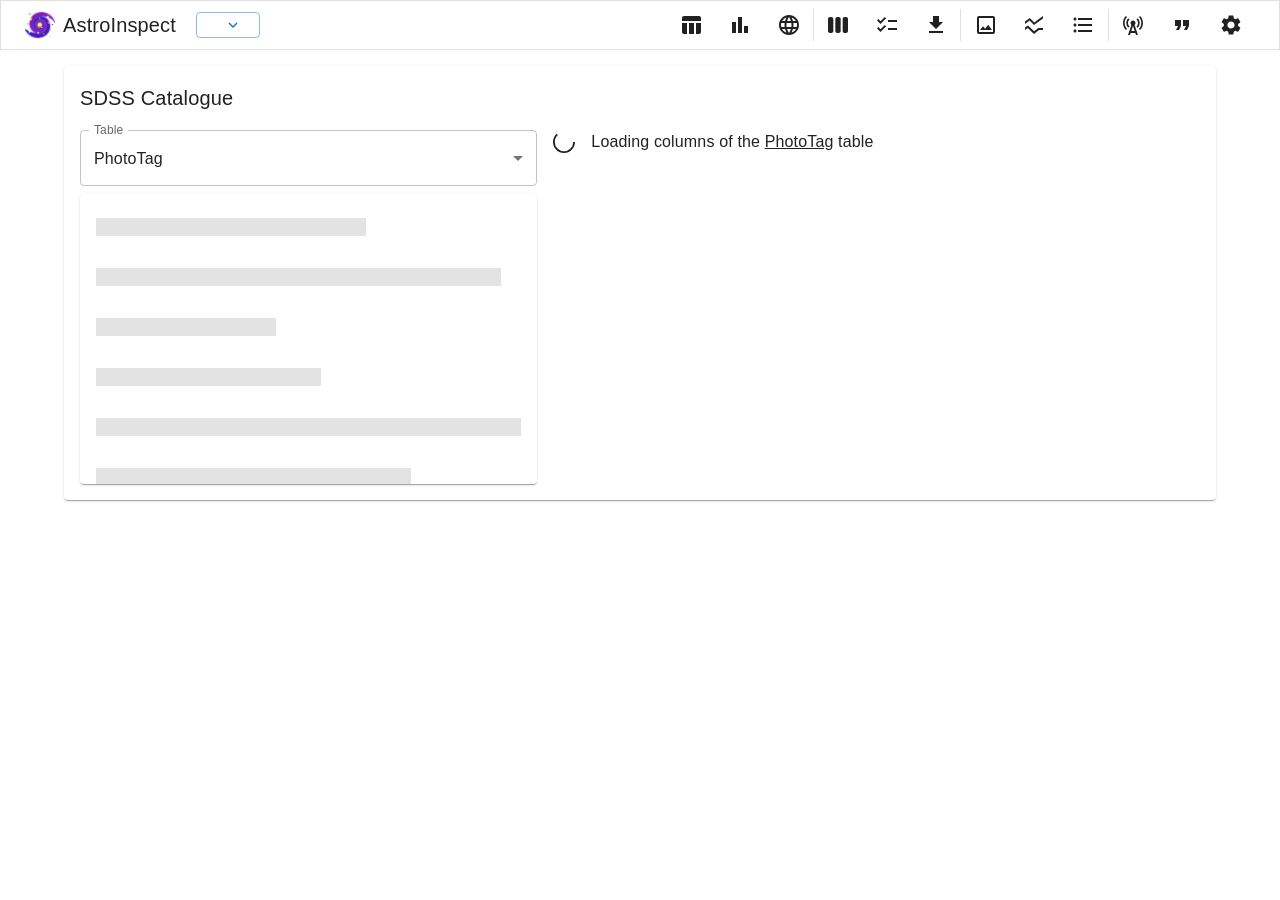
<file: sdss-catalog/index.html>
<!DOCTYPE html><html lang="en" data-ag-theme-mode="light"><head><meta charSet="utf-8" data-next-head=""/><meta name="viewport" content="initial-scale=1, width=device-width" data-next-head=""/><link rel="icon" type="image/x-icon" href="/favicon.ico" data-next-head=""/><link rel="icon" type="image/png" sizes="16x16" href="/favicon_16.png" data-next-head=""/><link rel="icon" type="image/png" sizes="32x32" href="/favicon_32.png" data-next-head=""/><link rel="icon" type="image/png" sizes="64x64" href="/favicon_64.png" data-next-head=""/><link rel="icon" type="image/png" sizes="128x128" href="/favicon_128.png" data-next-head=""/><link rel="icon" type="image/png" sizes="180x180" href="/favicon_180.png" data-next-head=""/><link rel="icon" type="image/png" sizes="192x192" href="/favicon_192.png" data-next-head=""/><link rel="icon" type="image/png" sizes="256x256" href="/favicon_256.png" data-next-head=""/><link rel="icon" type="image/png" sizes="512x512" href="/favicon_512.png" data-next-head=""/><link rel="manifest" href="/site.webmanifest" data-next-head=""/><title data-next-head="">AstroInspect</title><meta name="emotion-insertion-point" content=""/><meta name="emotion-insertion-point" content=""/><link rel="preload" href="/_next/static/css/14cb725e9b2a5889.css" as="style"/><style data-emotion="mui "></style><link rel="stylesheet" href="/_next/static/css/14cb725e9b2a5889.css" data-n-g=""/><noscript data-n-css=""></noscript><script defer="" noModule="" src="/_next/static/chunks/polyfills-42372ed130431b0a.js"></script><script src="/_next/static/chunks/webpack-782a72674ae8c839.js" defer=""></script><script src="/_next/static/chunks/framework-32463eb0424f86be.js" defer=""></script><script src="/_next/static/chunks/main-eefc9063aaaedfaa.js" defer=""></script><script src="/_next/static/chunks/pages/_app-252e22e69d7531ce.js" defer=""></script><script src="/_next/static/chunks/pages/sdss-catalog-df7ea6a55df9fdbd.js" defer=""></script><script src="/_next/static/KNioTXWG8QTWIepN1I50_/_buildManifest.js" defer=""></script><script src="/_next/static/KNioTXWG8QTWIepN1I50_/_ssgManifest.js" defer=""></script></head><body><div id="__next"><style data-emotion="css-global o6gwfi">html{-webkit-font-smoothing:antialiased;-moz-osx-font-smoothing:grayscale;box-sizing:border-box;-webkit-text-size-adjust:100%;}*,*::before,*::after{box-sizing:inherit;}strong,b{font-weight:700;}body{margin:0;color:rgba(0, 0, 0, 0.87);font-family:"Roboto","Helvetica","Arial",sans-serif;font-weight:400;font-size:1rem;line-height:1.5;letter-spacing:0.00938em;background-color:#fff;}@media print{body{background-color:#fff;}}body::backdrop{background-color:#fff;}</style><div class="MuiStack-root mui-3j596c"><header class="MuiPaper-root MuiPaper-outlined MuiAppBar-root MuiAppBar-colorInherit MuiAppBar-positionStatic mui-qj7np8"><div class="MuiToolbar-root MuiToolbar-gutters MuiToolbar-dense mui-1r5wzli"><div class="MuiStack-root mui-nsfw5h"><div class="cursor-pointer MuiBox-root mui-0"><div class="MuiStack-root mui-csffzd"><img alt="" loading="lazy" width="30" height="30" decoding="async" data-nimg="1" style="color:transparent" src="/favicon_64.png"/><div class="MuiTypography-root MuiTypography-h6 mui-1rl0qlz">AstroInspect</div></div></div><div class="MuiStack-root mui-csffzd"><button class="MuiButtonBase-root MuiButton-root MuiButton-outlined MuiButton-outlinedPrimary MuiButton-sizeSmall MuiButton-outlinedSizeSmall MuiButton-colorPrimary MuiButton-root MuiButton-outlined MuiButton-outlinedPrimary MuiButton-sizeSmall MuiButton-outlinedSizeSmall MuiButton-colorPrimary mui-83a9bu" tabindex="0" type="button"><p class="MuiTypography-root MuiTypography-body1 mui-xn8ur6"></p><span class="MuiButton-icon MuiButton-endIcon MuiButton-iconSizeSmall mui-1kpjuyd"><svg class="MuiSvgIcon-root MuiSvgIcon-fontSizeMedium mui-q7mezt" focusable="false" aria-hidden="true" viewBox="0 0 24 24" data-testid="KeyboardArrowDownIcon"><path d="M7.41 8.59 12 13.17l4.59-4.58L18 10l-6 6-6-6z"></path></svg></span></button><div class="MuiBox-root mui-0"><div class="MuiBox-root mui-0"></div></div></div></div><button class="MuiButtonBase-root MuiButton-root MuiButton-text MuiButton-textInherit MuiButton-sizeLarge MuiButton-textSizeLarge MuiButton-colorInherit MuiButton-root MuiButton-text MuiButton-textInherit MuiButton-sizeLarge MuiButton-textSizeLarge MuiButton-colorInherit mui-5qozub" tabindex="0" type="button" aria-label="Table page"><svg class="MuiSvgIcon-root MuiSvgIcon-fontSizeMedium mui-q7mezt" focusable="false" aria-hidden="true" viewBox="0 0 24 24" data-testid="TableChartIcon"><path d="M10 10.02h5V21h-5zM17 21h3c1.1 0 2-.9 2-2v-9h-5zm3-18H5c-1.1 0-2 .9-2 2v3h19V5c0-1.1-.9-2-2-2M3 19c0 1.1.9 2 2 2h3V10H3z"></path></svg></button><button class="MuiButtonBase-root MuiButton-root MuiButton-text MuiButton-textInherit MuiButton-sizeLarge MuiButton-textSizeLarge MuiButton-colorInherit MuiButton-root MuiButton-text MuiButton-textInherit MuiButton-sizeLarge MuiButton-textSizeLarge MuiButton-colorInherit mui-5qozub" tabindex="0" type="button" aria-label="Plots page"><svg class="MuiSvgIcon-root MuiSvgIcon-fontSizeMedium mui-q7mezt" focusable="false" aria-hidden="true" viewBox="0 0 24 24" data-testid="BarChartIcon"><path d="M4 9h4v11H4zm12 4h4v7h-4zm-6-9h4v16h-4z"></path></svg></button><button class="MuiButtonBase-root MuiButton-root MuiButton-text MuiButton-textInherit MuiButton-sizeLarge MuiButton-textSizeLarge MuiButton-colorInherit MuiButton-root MuiButton-text MuiButton-textInherit MuiButton-sizeLarge MuiButton-textSizeLarge MuiButton-colorInherit mui-5qozub" tabindex="0" type="button" aria-label="Skyviewer page"><svg class="MuiSvgIcon-root MuiSvgIcon-fontSizeMedium mui-q7mezt" focusable="false" aria-hidden="true" viewBox="0 0 24 24" data-testid="LanguageIcon"><path d="M11.99 2C6.47 2 2 6.48 2 12s4.47 10 9.99 10C17.52 22 22 17.52 22 12S17.52 2 11.99 2m6.93 6h-2.95c-.32-1.25-.78-2.45-1.38-3.56 1.84.63 3.37 1.91 4.33 3.56M12 4.04c.83 1.2 1.48 2.53 1.91 3.96h-3.82c.43-1.43 1.08-2.76 1.91-3.96M4.26 14C4.1 13.36 4 12.69 4 12s.1-1.36.26-2h3.38c-.08.66-.14 1.32-.14 2s.06 1.34.14 2zm.82 2h2.95c.32 1.25.78 2.45 1.38 3.56-1.84-.63-3.37-1.9-4.33-3.56m2.95-8H5.08c.96-1.66 2.49-2.93 4.33-3.56C8.81 5.55 8.35 6.75 8.03 8M12 19.96c-.83-1.2-1.48-2.53-1.91-3.96h3.82c-.43 1.43-1.08 2.76-1.91 3.96M14.34 14H9.66c-.09-.66-.16-1.32-.16-2s.07-1.35.16-2h4.68c.09.65.16 1.32.16 2s-.07 1.34-.16 2m.25 5.56c.6-1.11 1.06-2.31 1.38-3.56h2.95c-.96 1.65-2.49 2.93-4.33 3.56M16.36 14c.08-.66.14-1.32.14-2s-.06-1.34-.14-2h3.38c.16.64.26 1.31.26 2s-.1 1.36-.26 2z"></path></svg></button><div class="MuiDivider-root MuiDivider-middle MuiDivider-vertical MuiDivider-flexItem mui-jxj7m9" role="separator" aria-orientation="vertical"></div><button class="MuiButtonBase-root MuiButton-root MuiButton-text MuiButton-textInherit MuiButton-sizeLarge MuiButton-textSizeLarge MuiButton-colorInherit MuiButton-root MuiButton-text MuiButton-textInherit MuiButton-sizeLarge MuiButton-textSizeLarge MuiButton-colorInherit mui-5qozub" tabindex="0" type="button" aria-label="Columns"><svg class="MuiSvgIcon-root MuiSvgIcon-fontSizeMedium mui-q7mezt" focusable="false" aria-hidden="true" viewBox="0 0 24 24" data-testid="ViewWeekIcon"><path d="M5.33 20H4c-1.1 0-2-.9-2-2V6c0-1.1.9-2 2-2h1.33c1.1 0 2 .9 2 2v12c0 1.1-.89 2-2 2M22 18V6c0-1.1-.9-2-2-2h-1.33c-1.1 0-2 .9-2 2v12c0 1.1.9 2 2 2H20c1.11 0 2-.9 2-2m-7.33 0V6c0-1.1-.9-2-2-2h-1.33c-1.1 0-2 .9-2 2v12c0 1.1.9 2 2 2h1.33c1.1 0 2-.9 2-2"></path></svg></button><button class="MuiButtonBase-root MuiButton-root MuiButton-text MuiButton-textInherit MuiButton-sizeLarge MuiButton-textSizeLarge MuiButton-colorInherit MuiButton-root MuiButton-text MuiButton-textInherit MuiButton-sizeLarge MuiButton-textSizeLarge MuiButton-colorInherit mui-5qozub" tabindex="0" type="button" aria-label="Classification"><svg class="MuiSvgIcon-root MuiSvgIcon-fontSizeMedium mui-q7mezt" focusable="false" aria-hidden="true" viewBox="0 0 24 24" data-testid="ChecklistIcon"><path d="M22 7h-9v2h9zm0 8h-9v2h9zM5.54 11 2 7.46l1.41-1.41 2.12 2.12 4.24-4.24 1.41 1.41zm0 8L2 15.46l1.41-1.41 2.12 2.12 4.24-4.24 1.41 1.41z"></path></svg></button><button class="MuiButtonBase-root MuiButton-root MuiButton-text MuiButton-textInherit MuiButton-sizeLarge MuiButton-textSizeLarge MuiButton-colorInherit MuiButton-root MuiButton-text MuiButton-textInherit MuiButton-sizeLarge MuiButton-textSizeLarge MuiButton-colorInherit mui-5qozub" tabindex="0" type="button" aria-label="Download table"><svg class="MuiSvgIcon-root MuiSvgIcon-fontSizeMedium mui-q7mezt" focusable="false" aria-hidden="true" viewBox="0 0 24 24" data-testid="DownloadIcon"><path d="M5 20h14v-2H5zM19 9h-4V3H9v6H5l7 7z"></path></svg></button><div class="MuiDivider-root MuiDivider-middle MuiDivider-vertical MuiDivider-flexItem mui-jxj7m9" role="separator" aria-orientation="vertical"></div><button class="MuiButtonBase-root MuiButton-root MuiButton-text MuiButton-textInherit MuiButton-sizeLarge MuiButton-textSizeLarge MuiButton-colorInherit MuiButton-root MuiButton-text MuiButton-textInherit MuiButton-sizeLarge MuiButton-textSizeLarge MuiButton-colorInherit mui-5qozub" tabindex="0" type="button" aria-label="Images"><svg class="MuiSvgIcon-root MuiSvgIcon-fontSizeMedium mui-q7mezt" focusable="false" aria-hidden="true" viewBox="0 0 24 24" data-testid="PhotoOutlinedIcon"><path d="M19 5v14H5V5zm0-2H5c-1.1 0-2 .9-2 2v14c0 1.1.9 2 2 2h14c1.1 0 2-.9 2-2V5c0-1.1-.9-2-2-2m-4.86 8.86-3 3.87L9 13.14 6 17h12z"></path></svg></button><div class="MuiBox-root mui-0"><div class="MuiBox-root mui-0"></div><div class="MuiBox-root mui-0"></div><div class="MuiBox-root mui-0"></div><div class="MuiBox-root mui-0"></div></div><button class="MuiButtonBase-root MuiButton-root MuiButton-text MuiButton-textInherit MuiButton-sizeLarge MuiButton-textSizeLarge MuiButton-colorInherit MuiButton-root MuiButton-text MuiButton-textInherit MuiButton-sizeLarge MuiButton-textSizeLarge MuiButton-colorInherit mui-5qozub" tabindex="0" type="button" aria-label="SEDs"><svg class="MuiSvgIcon-root MuiSvgIcon-fontSizeMedium mui-q7mezt" focusable="false" aria-hidden="true" viewBox="0 0 24 24" data-testid="SsidChartIcon"><path d="M21 5.47 12 12 7.62 7.62 3 11V8.52L7.83 5l4.38 4.38L21 3zM21 15h-4.7l-4.17 3.34L6 12.41l-3 2.13V17l2.8-2 6.2 6 5-4h4z"></path></svg></button><div class="MuiBox-root mui-0"><div class="MuiBox-root mui-0"></div><div class="MuiBox-root mui-0"></div></div><button class="MuiButtonBase-root MuiButton-root MuiButton-text MuiButton-textInherit MuiButton-sizeLarge MuiButton-textSizeLarge MuiButton-colorInherit MuiButton-root MuiButton-text MuiButton-textInherit MuiButton-sizeLarge MuiButton-textSizeLarge MuiButton-colorInherit mui-5qozub" tabindex="0" type="button" aria-label="SDSS catalog"><svg class="MuiSvgIcon-root MuiSvgIcon-fontSizeMedium mui-q7mezt" focusable="false" aria-hidden="true" viewBox="0 0 24 24" data-testid="FormatListBulletedIcon"><path d="M4 10.5c-.83 0-1.5.67-1.5 1.5s.67 1.5 1.5 1.5 1.5-.67 1.5-1.5-.67-1.5-1.5-1.5m0-6c-.83 0-1.5.67-1.5 1.5S3.17 7.5 4 7.5 5.5 6.83 5.5 6 4.83 4.5 4 4.5m0 12c-.83 0-1.5.68-1.5 1.5s.68 1.5 1.5 1.5 1.5-.68 1.5-1.5-.67-1.5-1.5-1.5M7 19h14v-2H7zm0-6h14v-2H7zm0-8v2h14V5z"></path></svg></button><div class="MuiDivider-root MuiDivider-middle MuiDivider-vertical MuiDivider-flexItem mui-jxj7m9" role="separator" aria-orientation="vertical"></div><button class="MuiButtonBase-root MuiButton-root MuiButton-text MuiButton-textInherit MuiButton-sizeLarge MuiButton-textSizeLarge MuiButton-colorInherit MuiButton-root MuiButton-text MuiButton-textInherit MuiButton-sizeLarge MuiButton-textSizeLarge MuiButton-colorInherit mui-5qozub" tabindex="0" type="button" aria-label="Connect to SAMP hub"><svg class="MuiSvgIcon-root MuiSvgIcon-fontSizeMedium mui-q7mezt" focusable="false" aria-hidden="true" viewBox="0 0 24 24" data-testid="CellTowerIcon"><path d="m7.3 14.7 1.2-1.2c-1-1-1.5-2.3-1.5-3.5 0-1.3.5-2.6 1.5-3.5L7.3 5.3c-1.3 1.3-2 3-2 4.7s.7 3.4 2 4.7M19.1 2.9l-1.2 1.2c1.6 1.6 2.4 3.8 2.4 5.9s-.8 4.3-2.4 5.9l1.2 1.2c2-2 2.9-4.5 2.9-7.1s-1-5.1-2.9-7.1"></path><path d="M6.1 4.1 4.9 2.9C3 4.9 2 7.4 2 10s1 5.1 2.9 7.1l1.2-1.2c-1.6-1.6-2.4-3.8-2.4-5.9s.8-4.3 2.4-5.9m10.6 10.6c1.3-1.3 2-3 2-4.7-.1-1.7-.7-3.4-2-4.7l-1.2 1.2c1 1 1.5 2.3 1.5 3.5 0 1.3-.5 2.6-1.5 3.5zM14.5 10c0-1.38-1.12-2.5-2.5-2.5S9.5 8.62 9.5 10c0 .76.34 1.42.87 1.88L7 22h2l.67-2h4.67l.66 2h2l-3.37-10.12c.53-.46.87-1.12.87-1.88m-4.17 8L12 13l1.67 5z"></path></svg></button><button class="MuiButtonBase-root MuiButton-root MuiButton-text MuiButton-textInherit MuiButton-sizeLarge MuiButton-textSizeLarge MuiButton-colorInherit MuiButton-root MuiButton-text MuiButton-textInherit MuiButton-sizeLarge MuiButton-textSizeLarge MuiButton-colorInherit mui-5qozub" tabindex="0" type="button" aria-label="Cite this software"><svg class="MuiSvgIcon-root MuiSvgIcon-fontSizeMedium mui-q7mezt" focusable="false" aria-hidden="true" viewBox="0 0 24 24" data-testid="FormatQuoteIcon"><path d="M6 17h3l2-4V7H5v6h3zm8 0h3l2-4V7h-6v6h3z"></path></svg></button><button class="MuiButtonBase-root MuiButton-root MuiButton-text MuiButton-textInherit MuiButton-sizeLarge MuiButton-textSizeLarge MuiButton-colorInherit MuiButton-root MuiButton-text MuiButton-textInherit MuiButton-sizeLarge MuiButton-textSizeLarge MuiButton-colorInherit mui-5qozub" tabindex="0" type="button" aria-label="Settings"><svg class="MuiSvgIcon-root MuiSvgIcon-fontSizeMedium mui-q7mezt" focusable="false" aria-hidden="true" viewBox="0 0 24 24" data-testid="SettingsIcon"><path d="M19.14 12.94c.04-.3.06-.61.06-.94 0-.32-.02-.64-.07-.94l2.03-1.58c.18-.14.23-.41.12-.61l-1.92-3.32c-.12-.22-.37-.29-.59-.22l-2.39.96c-.5-.38-1.03-.7-1.62-.94l-.36-2.54c-.04-.24-.24-.41-.48-.41h-3.84c-.24 0-.43.17-.47.41l-.36 2.54c-.59.24-1.13.57-1.62.94l-2.39-.96c-.22-.08-.47 0-.59.22L2.74 8.87c-.12.21-.08.47.12.61l2.03 1.58c-.05.3-.09.63-.09.94s.02.64.07.94l-2.03 1.58c-.18.14-.23.41-.12.61l1.92 3.32c.12.22.37.29.59.22l2.39-.96c.5.38 1.03.7 1.62.94l.36 2.54c.05.24.24.41.48.41h3.84c.24 0 .44-.17.47-.41l.36-2.54c.59-.24 1.13-.56 1.62-.94l2.39.96c.22.08.47 0 .59-.22l1.92-3.32c.12-.22.07-.47-.12-.61zM12 15.6c-1.98 0-3.6-1.62-3.6-3.6s1.62-3.6 3.6-3.6 3.6 1.62 3.6 3.6-1.62 3.6-3.6 3.6"></path></svg></button><div class="MuiBox-root mui-0"><div class="MuiBox-root mui-0"></div><div class="MuiBox-root mui-0"></div><div class="MuiBox-root mui-0"></div><div class="MuiBox-root mui-0"></div><div class="MuiBox-root mui-0"></div><div class="MuiBox-root mui-0"></div></div></div></header><div class="MuiBox-root mui-i9gxme"><div class="MuiContainer-root MuiContainer-maxWidthLg mui-9wvnva"><div class="MuiStack-root mui-1cf6lt"><div class="MuiPaper-root MuiPaper-elevation MuiPaper-rounded MuiPaper-elevation1 mui-viwgfh" style="--Paper-shadow:0px 2px 1px -1px rgba(0,0,0,0.2),0px 1px 1px 0px rgba(0,0,0,0.14),0px 1px 3px 0px rgba(0,0,0,0.12)"><h6 class="MuiTypography-root MuiTypography-h6 mui-1b5p7p6">SDSS Catalogue</h6><div class="MuiBox-root mui-0"><style data-emotion="mui 1rrerex">.mui-1rrerex{display:-webkit-box;display:-webkit-flex;display:-ms-flexbox;display:flex;-webkit-flex-direction:column;-ms-flex-direction:column;flex-direction:column;}.mui-1rrerex>:not(style):not(style){margin:0;}.mui-1rrerex>:not(style)~:not(style){margin-top:32px;}</style><div class="MuiStack-root mui-1rrerex"><div class="MuiGrid2-root MuiGrid2-container MuiGrid2-direction-xs-row MuiGrid2-spacing-xs-2 mui-1klpoq2"><style data-emotion="mui 1r7ztuo">.mui-1r7ztuo{-webkit-box-flex:0;-webkit-flex-grow:0;-ms-flex-positive:0;flex-grow:0;-webkit-flex-basis:auto;-ms-flex-preferred-size:auto;flex-basis:auto;width:calc(100% * 5 / var(--Grid-parent-columns) - (var(--Grid-parent-columns) - 5) * (var(--Grid-parent-columnSpacing) / var(--Grid-parent-columns)));min-width:0;box-sizing:border-box;}</style><div class="MuiGrid2-root MuiGrid2-direction-xs-row MuiGrid2-grid-xs-5 mui-1r7ztuo"><div class="MuiStack-root mui-18zsr3k"><div class="MuiFormControl-root MuiFormControl-fullWidth mui-17qa0m8"><label class="MuiFormLabel-root MuiInputLabel-root MuiInputLabel-formControl MuiInputLabel-animated MuiInputLabel-sizeMedium MuiInputLabel-outlined MuiFormLabel-colorPrimary MuiInputLabel-root MuiInputLabel-formControl MuiInputLabel-animated MuiInputLabel-sizeMedium MuiInputLabel-outlined mui-160rfsr" data-shrink="false" id="sdss-catalog-select-label">Table</label><style data-emotion="mui-global 1prfaxn">@-webkit-keyframes mui-auto-fill{from{display:block;}}@keyframes mui-auto-fill{from{display:block;}}@-webkit-keyframes mui-auto-fill-cancel{from{display:block;}}@keyframes mui-auto-fill-cancel{from{display:block;}}</style><div class="MuiInputBase-root MuiOutlinedInput-root MuiInputBase-colorPrimary MuiInputBase-formControl mui-98ra8i"><div tabindex="0" role="combobox" aria-controls=":R15akr6dalarm:" aria-expanded="false" aria-haspopup="listbox" aria-labelledby="sdss-catalog-select-label sdss-catalog-select" id="sdss-catalog-select" class="MuiSelect-select MuiSelect-outlined MuiInputBase-input MuiOutlinedInput-input mui-mp9f0v"><span class="notranslate" aria-hidden="true">​</span></div><input aria-invalid="false" aria-hidden="true" tabindex="-1" class="MuiSelect-nativeInput mui-147e5lo" value=""/><svg class="MuiSvgIcon-root MuiSvgIcon-fontSizeMedium MuiSelect-icon MuiSelect-iconOutlined mui-1l3b12y" focusable="false" aria-hidden="true" viewBox="0 0 24 24" data-testid="ArrowDropDownIcon"><path d="M7 10l5 5 5-5z"></path></svg><fieldset aria-hidden="true" class="MuiOutlinedInput-notchedOutline mui-5v2ak0"><legend class="mui-81qg8w"><span>Table</span></legend></fieldset></div></div><style data-emotion="mui 110i50s">.mui-110i50s{background-color:#fff;color:rgba(0, 0, 0, 0.87);-webkit-transition:box-shadow 300ms cubic-bezier(0.4, 0, 0.2, 1) 0ms;transition:box-shadow 300ms cubic-bezier(0.4, 0, 0.2, 1) 0ms;border-radius:4px;box-shadow:var(--Paper-shadow);background-image:var(--Paper-overlay);}</style><div class="MuiPaper-root MuiPaper-elevation MuiPaper-rounded MuiPaper-elevation1 mui-110i50s" style="--Paper-shadow:0px 2px 1px -1px rgba(0,0,0,0.2),0px 1px 1px 0px rgba(0,0,0,0.14),0px 1px 3px 0px rgba(0,0,0,0.12)"><style data-emotion="mui 155hpia">.mui-155hpia{list-style:none;margin:0;padding:0;position:relative;padding-top:8px;padding-bottom:8px;height:290px;overflow:auto;}</style><ul class="MuiList-root MuiList-padding mui-155hpia"><style data-emotion="mui 1ohqk82">.mui-1ohqk82{display:-webkit-box;display:-webkit-flex;display:-ms-flexbox;display:flex;-webkit-box-pack:start;-ms-flex-pack:start;-webkit-justify-content:flex-start;justify-content:flex-start;-webkit-align-items:center;-webkit-box-align:center;-ms-flex-align:center;align-items:center;position:relative;-webkit-text-decoration:none;text-decoration:none;width:100%;box-sizing:border-box;text-align:left;}</style><li class="MuiListItem-root MuiListItem-gutters mui-1ohqk82"><style data-emotion="mui lzm6ed">.mui-lzm6ed{display:-webkit-box;display:-webkit-flex;display:-ms-flexbox;display:flex;-webkit-box-flex:1;-webkit-flex-grow:1;-ms-flex-positive:1;flex-grow:1;-webkit-box-pack:start;-ms-flex-pack:start;-webkit-justify-content:flex-start;justify-content:flex-start;-webkit-align-items:center;-webkit-box-align:center;-ms-flex-align:center;align-items:center;position:relative;-webkit-text-decoration:none;text-decoration:none;min-width:0;box-sizing:border-box;text-align:left;padding-top:8px;padding-bottom:8px;-webkit-transition:background-color 150ms cubic-bezier(0.4, 0, 0.2, 1) 0ms;transition:background-color 150ms cubic-bezier(0.4, 0, 0.2, 1) 0ms;padding-left:16px;padding-right:16px;}.mui-lzm6ed:hover{-webkit-text-decoration:none;text-decoration:none;background-color:rgba(0, 0, 0, 0.04);}@media (hover: none){.mui-lzm6ed:hover{background-color:transparent;}}.mui-lzm6ed.Mui-selected{background-color:rgba(25, 118, 210, 0.08);}.mui-lzm6ed.Mui-selected.Mui-focusVisible{background-color:rgba(25, 118, 210, 0.2);}.mui-lzm6ed.Mui-selected:hover{background-color:rgba(25, 118, 210, 0.12);}@media (hover: none){.mui-lzm6ed.Mui-selected:hover{background-color:rgba(25, 118, 210, 0.08);}}.mui-lzm6ed.Mui-focusVisible{background-color:rgba(0, 0, 0, 0.12);}.mui-lzm6ed.Mui-disabled{opacity:0.38;}</style><style data-emotion="mui 1qm8dkc">.mui-1qm8dkc{display:-webkit-inline-box;display:-webkit-inline-flex;display:-ms-inline-flexbox;display:inline-flex;-webkit-align-items:center;-webkit-box-align:center;-ms-flex-align:center;align-items:center;-webkit-box-pack:center;-ms-flex-pack:center;-webkit-justify-content:center;justify-content:center;position:relative;box-sizing:border-box;-webkit-tap-highlight-color:transparent;background-color:transparent;outline:0;border:0;margin:0;border-radius:0;padding:0;cursor:pointer;-webkit-user-select:none;-moz-user-select:none;-ms-user-select:none;user-select:none;vertical-align:middle;-moz-appearance:none;-webkit-appearance:none;-webkit-text-decoration:none;text-decoration:none;color:inherit;display:-webkit-box;display:-webkit-flex;display:-ms-flexbox;display:flex;-webkit-box-flex:1;-webkit-flex-grow:1;-ms-flex-positive:1;flex-grow:1;-webkit-box-pack:start;-ms-flex-pack:start;-webkit-justify-content:flex-start;justify-content:flex-start;-webkit-align-items:center;-webkit-box-align:center;-ms-flex-align:center;align-items:center;position:relative;-webkit-text-decoration:none;text-decoration:none;min-width:0;box-sizing:border-box;text-align:left;padding-top:8px;padding-bottom:8px;-webkit-transition:background-color 150ms cubic-bezier(0.4, 0, 0.2, 1) 0ms;transition:background-color 150ms cubic-bezier(0.4, 0, 0.2, 1) 0ms;padding-left:16px;padding-right:16px;}.mui-1qm8dkc::-moz-focus-inner{border-style:none;}.mui-1qm8dkc.Mui-disabled{pointer-events:none;cursor:default;}@media print{.mui-1qm8dkc{-webkit-print-color-adjust:exact;color-adjust:exact;}}.mui-1qm8dkc:hover{-webkit-text-decoration:none;text-decoration:none;background-color:rgba(0, 0, 0, 0.04);}@media (hover: none){.mui-1qm8dkc:hover{background-color:transparent;}}.mui-1qm8dkc.Mui-selected{background-color:rgba(25, 118, 210, 0.08);}.mui-1qm8dkc.Mui-selected.Mui-focusVisible{background-color:rgba(25, 118, 210, 0.2);}.mui-1qm8dkc.Mui-selected:hover{background-color:rgba(25, 118, 210, 0.12);}@media (hover: none){.mui-1qm8dkc.Mui-selected:hover{background-color:rgba(25, 118, 210, 0.08);}}.mui-1qm8dkc.Mui-focusVisible{background-color:rgba(0, 0, 0, 0.12);}.mui-1qm8dkc.Mui-disabled{opacity:0.38;}</style><div class="MuiButtonBase-root MuiListItemButton-root MuiListItemButton-gutters MuiListItemButton-root MuiListItemButton-gutters mui-1qm8dkc" tabindex="0" role="button"><style data-emotion="mui 1weg47h animation-c7515d">.mui-1weg47h{display:block;background-color:rgba(0, 0, 0, 0.11);height:1.2em;-webkit-animation:animation-c7515d 2s ease-in-out 0.5s infinite;animation:animation-c7515d 2s ease-in-out 0.5s infinite;margin-top:8px;margin-bottom:8px;}@-webkit-keyframes animation-c7515d{0%{opacity:1;}50%{opacity:0.4;}100%{opacity:1;}}@keyframes animation-c7515d{0%{opacity:1;}50%{opacity:0.4;}100%{opacity:1;}}</style><span class="MuiSkeleton-root MuiSkeleton-rectangular MuiSkeleton-pulse mui-1weg47h" style="width:270px;height:18px"></span></div></li><li class="MuiListItem-root MuiListItem-gutters mui-1ohqk82"><div class="MuiButtonBase-root MuiListItemButton-root MuiListItemButton-gutters MuiListItemButton-root MuiListItemButton-gutters mui-1qm8dkc" tabindex="0" role="button"><span class="MuiSkeleton-root MuiSkeleton-rectangular MuiSkeleton-pulse mui-1weg47h" style="width:405px;height:18px"></span></div></li><li class="MuiListItem-root MuiListItem-gutters mui-1ohqk82"><div class="MuiButtonBase-root MuiListItemButton-root MuiListItemButton-gutters MuiListItemButton-root MuiListItemButton-gutters mui-1qm8dkc" tabindex="0" role="button"><span class="MuiSkeleton-root MuiSkeleton-rectangular MuiSkeleton-pulse mui-1weg47h" style="width:180px;height:18px"></span></div></li><li class="MuiListItem-root MuiListItem-gutters mui-1ohqk82"><div class="MuiButtonBase-root MuiListItemButton-root MuiListItemButton-gutters MuiListItemButton-root MuiListItemButton-gutters mui-1qm8dkc" tabindex="0" role="button"><span class="MuiSkeleton-root MuiSkeleton-rectangular MuiSkeleton-pulse mui-1weg47h" style="width:225px;height:18px"></span></div></li><li class="MuiListItem-root MuiListItem-gutters mui-1ohqk82"><div class="MuiButtonBase-root MuiListItemButton-root MuiListItemButton-gutters MuiListItemButton-root MuiListItemButton-gutters mui-1qm8dkc" tabindex="0" role="button"><span class="MuiSkeleton-root MuiSkeleton-rectangular MuiSkeleton-pulse mui-1weg47h" style="width:495px;height:18px"></span></div></li><li class="MuiListItem-root MuiListItem-gutters mui-1ohqk82"><div class="MuiButtonBase-root MuiListItemButton-root MuiListItemButton-gutters MuiListItemButton-root MuiListItemButton-gutters mui-1qm8dkc" tabindex="0" role="button"><span class="MuiSkeleton-root MuiSkeleton-rectangular MuiSkeleton-pulse mui-1weg47h" style="width:315px;height:18px"></span></div></li><li class="MuiListItem-root MuiListItem-gutters mui-1ohqk82"><div class="MuiButtonBase-root MuiListItemButton-root MuiListItemButton-gutters MuiListItemButton-root MuiListItemButton-gutters mui-1qm8dkc" tabindex="0" role="button"><span class="MuiSkeleton-root MuiSkeleton-rectangular MuiSkeleton-pulse mui-1weg47h" style="width:360px;height:18px"></span></div></li><li class="MuiListItem-root MuiListItem-gutters mui-1ohqk82"><div class="MuiButtonBase-root MuiListItemButton-root MuiListItemButton-gutters MuiListItemButton-root MuiListItemButton-gutters mui-1qm8dkc" tabindex="0" role="button"><span class="MuiSkeleton-root MuiSkeleton-rectangular MuiSkeleton-pulse mui-1weg47h" style="width:450px;height:18px"></span></div></li></ul></div></div></div><style data-emotion="mui yv77wk">.mui-yv77wk{-webkit-box-flex:0;-webkit-flex-grow:0;-ms-flex-positive:0;flex-grow:0;-webkit-flex-basis:auto;-ms-flex-preferred-size:auto;flex-basis:auto;width:calc(100% * 7 / var(--Grid-parent-columns) - (var(--Grid-parent-columns) - 7) * (var(--Grid-parent-columnSpacing) / var(--Grid-parent-columns)));min-width:0;box-sizing:border-box;}</style><div class="MuiGrid2-root MuiGrid2-direction-xs-row MuiGrid2-grid-xs-7 mui-yv77wk"><div class="MuiStack-root mui-1x4jos1"><style data-emotion="mui 1ydh0tu animation-61bdi0">.mui-1ydh0tu{display:inline-block;-webkit-animation:animation-61bdi0 1.4s linear infinite;animation:animation-61bdi0 1.4s linear infinite;}@-webkit-keyframes animation-61bdi0{0%{-webkit-transform:rotate(0deg);-moz-transform:rotate(0deg);-ms-transform:rotate(0deg);transform:rotate(0deg);}100%{-webkit-transform:rotate(360deg);-moz-transform:rotate(360deg);-ms-transform:rotate(360deg);transform:rotate(360deg);}}@keyframes animation-61bdi0{0%{-webkit-transform:rotate(0deg);-moz-transform:rotate(0deg);-ms-transform:rotate(0deg);transform:rotate(0deg);}100%{-webkit-transform:rotate(360deg);-moz-transform:rotate(360deg);-ms-transform:rotate(360deg);transform:rotate(360deg);}}</style><span class="MuiCircularProgress-root MuiCircularProgress-indeterminate MuiCircularProgress-colorInherit mui-1ydh0tu" style="width:22px;height:22px" role="progressbar"><svg class="MuiCircularProgress-svg mui-4ejps8" viewBox="22 22 44 44"><circle class="MuiCircularProgress-circle MuiCircularProgress-circleIndeterminate mui-gpgdpj" cx="44" cy="44" r="20.2" fill="none" stroke-width="3.6"></circle></svg></span><p class="MuiTypography-root MuiTypography-body1 mui-fyswvn">Loading columns of the <u></u> table</p></div></div></div></div></div></div></div></div></div></div></div><script id="__NEXT_DATA__" type="application/json">{"props":{"pageProps":{}},"page":"/sdss-catalog","query":{},"buildId":"KNioTXWG8QTWIepN1I50_","nextExport":true,"autoExport":true,"isFallback":false,"scriptLoader":[]}</script></body></html>
</file>
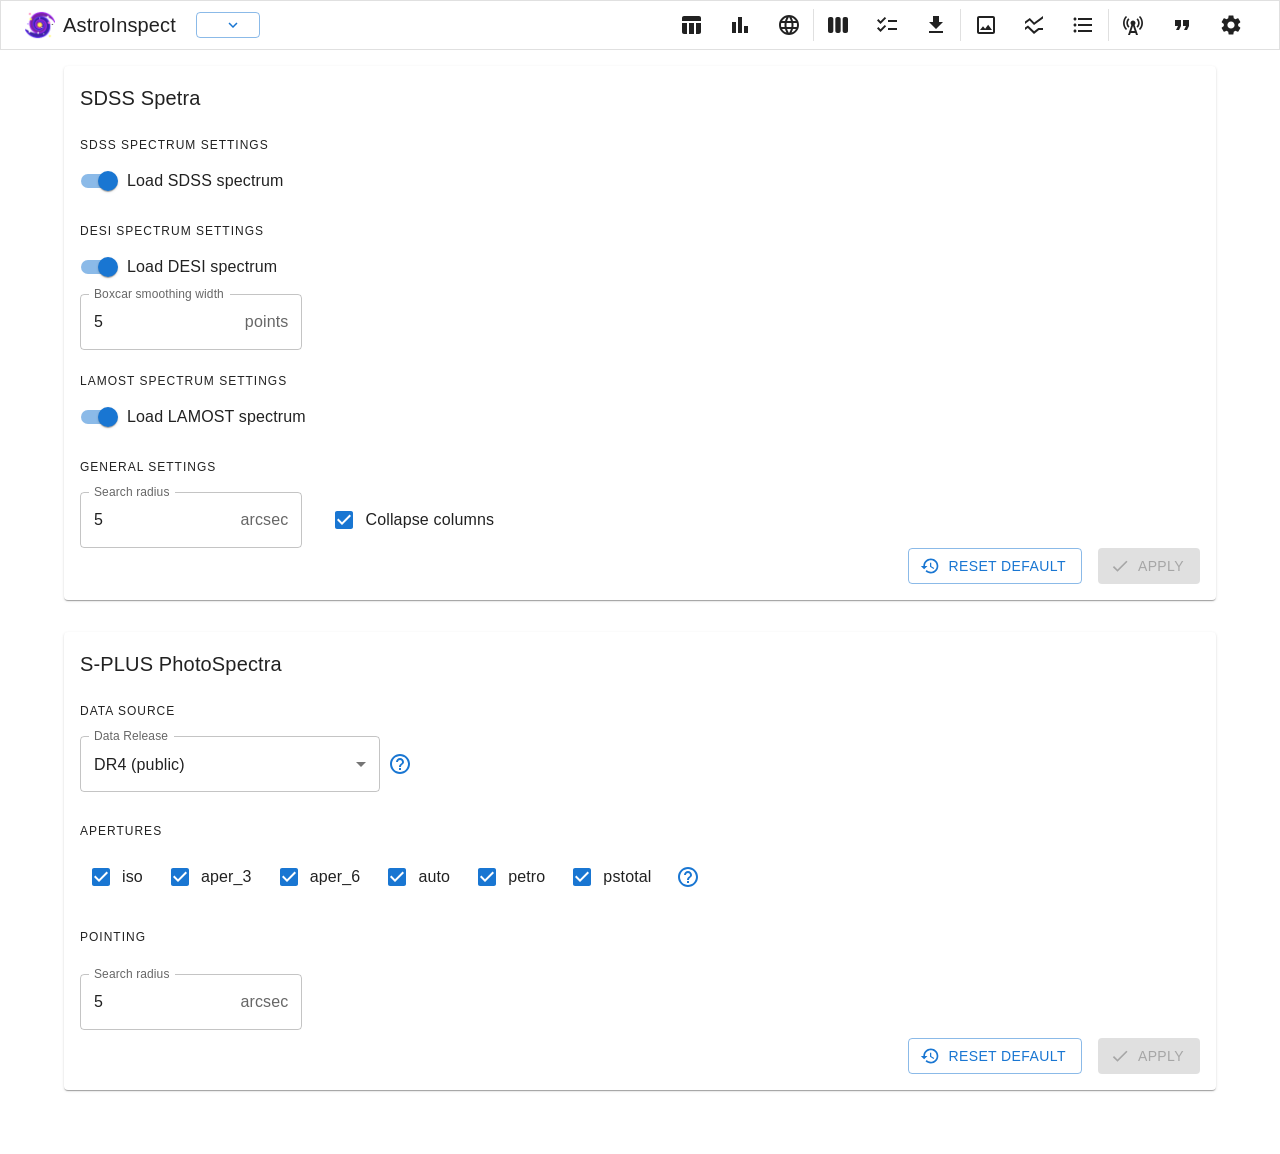
<file: sed/index.html>
<!DOCTYPE html><html lang="en" data-ag-theme-mode="light"><head><meta charSet="utf-8" data-next-head=""/><meta name="viewport" content="initial-scale=1, width=device-width" data-next-head=""/><link rel="icon" type="image/x-icon" href="/favicon.ico" data-next-head=""/><link rel="icon" type="image/png" sizes="16x16" href="/favicon_16.png" data-next-head=""/><link rel="icon" type="image/png" sizes="32x32" href="/favicon_32.png" data-next-head=""/><link rel="icon" type="image/png" sizes="64x64" href="/favicon_64.png" data-next-head=""/><link rel="icon" type="image/png" sizes="128x128" href="/favicon_128.png" data-next-head=""/><link rel="icon" type="image/png" sizes="180x180" href="/favicon_180.png" data-next-head=""/><link rel="icon" type="image/png" sizes="192x192" href="/favicon_192.png" data-next-head=""/><link rel="icon" type="image/png" sizes="256x256" href="/favicon_256.png" data-next-head=""/><link rel="icon" type="image/png" sizes="512x512" href="/favicon_512.png" data-next-head=""/><link rel="manifest" href="/site.webmanifest" data-next-head=""/><title data-next-head="">AstroInspect</title><meta name="emotion-insertion-point" content=""/><meta name="emotion-insertion-point" content=""/><link rel="preload" href="/_next/static/css/14cb725e9b2a5889.css" as="style"/><style data-emotion="mui "></style><link rel="stylesheet" href="/_next/static/css/14cb725e9b2a5889.css" data-n-g=""/><noscript data-n-css=""></noscript><script defer="" noModule="" src="/_next/static/chunks/polyfills-42372ed130431b0a.js"></script><script src="/_next/static/chunks/webpack-782a72674ae8c839.js" defer=""></script><script src="/_next/static/chunks/framework-32463eb0424f86be.js" defer=""></script><script src="/_next/static/chunks/main-eefc9063aaaedfaa.js" defer=""></script><script src="/_next/static/chunks/pages/_app-252e22e69d7531ce.js" defer=""></script><script src="/_next/static/chunks/pages/sed-e5571c5417939423.js" defer=""></script><script src="/_next/static/KNioTXWG8QTWIepN1I50_/_buildManifest.js" defer=""></script><script src="/_next/static/KNioTXWG8QTWIepN1I50_/_ssgManifest.js" defer=""></script></head><body><div id="__next"><style data-emotion="css-global o6gwfi">html{-webkit-font-smoothing:antialiased;-moz-osx-font-smoothing:grayscale;box-sizing:border-box;-webkit-text-size-adjust:100%;}*,*::before,*::after{box-sizing:inherit;}strong,b{font-weight:700;}body{margin:0;color:rgba(0, 0, 0, 0.87);font-family:"Roboto","Helvetica","Arial",sans-serif;font-weight:400;font-size:1rem;line-height:1.5;letter-spacing:0.00938em;background-color:#fff;}@media print{body{background-color:#fff;}}body::backdrop{background-color:#fff;}</style><div class="MuiStack-root mui-3j596c"><header class="MuiPaper-root MuiPaper-outlined MuiAppBar-root MuiAppBar-colorInherit MuiAppBar-positionStatic mui-qj7np8"><div class="MuiToolbar-root MuiToolbar-gutters MuiToolbar-dense mui-1r5wzli"><div class="MuiStack-root mui-nsfw5h"><div class="cursor-pointer MuiBox-root mui-0"><div class="MuiStack-root mui-csffzd"><img alt="" loading="lazy" width="30" height="30" decoding="async" data-nimg="1" style="color:transparent" src="/favicon_64.png"/><div class="MuiTypography-root MuiTypography-h6 mui-1rl0qlz">AstroInspect</div></div></div><div class="MuiStack-root mui-csffzd"><button class="MuiButtonBase-root MuiButton-root MuiButton-outlined MuiButton-outlinedPrimary MuiButton-sizeSmall MuiButton-outlinedSizeSmall MuiButton-colorPrimary MuiButton-root MuiButton-outlined MuiButton-outlinedPrimary MuiButton-sizeSmall MuiButton-outlinedSizeSmall MuiButton-colorPrimary mui-83a9bu" tabindex="0" type="button"><p class="MuiTypography-root MuiTypography-body1 mui-xn8ur6"></p><span class="MuiButton-icon MuiButton-endIcon MuiButton-iconSizeSmall mui-1kpjuyd"><svg class="MuiSvgIcon-root MuiSvgIcon-fontSizeMedium mui-q7mezt" focusable="false" aria-hidden="true" viewBox="0 0 24 24" data-testid="KeyboardArrowDownIcon"><path d="M7.41 8.59 12 13.17l4.59-4.58L18 10l-6 6-6-6z"></path></svg></span></button><div class="MuiBox-root mui-0"><div class="MuiBox-root mui-0"></div></div></div></div><button class="MuiButtonBase-root MuiButton-root MuiButton-text MuiButton-textInherit MuiButton-sizeLarge MuiButton-textSizeLarge MuiButton-colorInherit MuiButton-root MuiButton-text MuiButton-textInherit MuiButton-sizeLarge MuiButton-textSizeLarge MuiButton-colorInherit mui-5qozub" tabindex="0" type="button" aria-label="Table page"><svg class="MuiSvgIcon-root MuiSvgIcon-fontSizeMedium mui-q7mezt" focusable="false" aria-hidden="true" viewBox="0 0 24 24" data-testid="TableChartIcon"><path d="M10 10.02h5V21h-5zM17 21h3c1.1 0 2-.9 2-2v-9h-5zm3-18H5c-1.1 0-2 .9-2 2v3h19V5c0-1.1-.9-2-2-2M3 19c0 1.1.9 2 2 2h3V10H3z"></path></svg></button><button class="MuiButtonBase-root MuiButton-root MuiButton-text MuiButton-textInherit MuiButton-sizeLarge MuiButton-textSizeLarge MuiButton-colorInherit MuiButton-root MuiButton-text MuiButton-textInherit MuiButton-sizeLarge MuiButton-textSizeLarge MuiButton-colorInherit mui-5qozub" tabindex="0" type="button" aria-label="Plots page"><svg class="MuiSvgIcon-root MuiSvgIcon-fontSizeMedium mui-q7mezt" focusable="false" aria-hidden="true" viewBox="0 0 24 24" data-testid="BarChartIcon"><path d="M4 9h4v11H4zm12 4h4v7h-4zm-6-9h4v16h-4z"></path></svg></button><button class="MuiButtonBase-root MuiButton-root MuiButton-text MuiButton-textInherit MuiButton-sizeLarge MuiButton-textSizeLarge MuiButton-colorInherit MuiButton-root MuiButton-text MuiButton-textInherit MuiButton-sizeLarge MuiButton-textSizeLarge MuiButton-colorInherit mui-5qozub" tabindex="0" type="button" aria-label="Skyviewer page"><svg class="MuiSvgIcon-root MuiSvgIcon-fontSizeMedium mui-q7mezt" focusable="false" aria-hidden="true" viewBox="0 0 24 24" data-testid="LanguageIcon"><path d="M11.99 2C6.47 2 2 6.48 2 12s4.47 10 9.99 10C17.52 22 22 17.52 22 12S17.52 2 11.99 2m6.93 6h-2.95c-.32-1.25-.78-2.45-1.38-3.56 1.84.63 3.37 1.91 4.33 3.56M12 4.04c.83 1.2 1.48 2.53 1.91 3.96h-3.82c.43-1.43 1.08-2.76 1.91-3.96M4.26 14C4.1 13.36 4 12.69 4 12s.1-1.36.26-2h3.38c-.08.66-.14 1.32-.14 2s.06 1.34.14 2zm.82 2h2.95c.32 1.25.78 2.45 1.38 3.56-1.84-.63-3.37-1.9-4.33-3.56m2.95-8H5.08c.96-1.66 2.49-2.93 4.33-3.56C8.81 5.55 8.35 6.75 8.03 8M12 19.96c-.83-1.2-1.48-2.53-1.91-3.96h3.82c-.43 1.43-1.08 2.76-1.91 3.96M14.34 14H9.66c-.09-.66-.16-1.32-.16-2s.07-1.35.16-2h4.68c.09.65.16 1.32.16 2s-.07 1.34-.16 2m.25 5.56c.6-1.11 1.06-2.31 1.38-3.56h2.95c-.96 1.65-2.49 2.93-4.33 3.56M16.36 14c.08-.66.14-1.32.14-2s-.06-1.34-.14-2h3.38c.16.64.26 1.31.26 2s-.1 1.36-.26 2z"></path></svg></button><div class="MuiDivider-root MuiDivider-middle MuiDivider-vertical MuiDivider-flexItem mui-jxj7m9" role="separator" aria-orientation="vertical"></div><button class="MuiButtonBase-root MuiButton-root MuiButton-text MuiButton-textInherit MuiButton-sizeLarge MuiButton-textSizeLarge MuiButton-colorInherit MuiButton-root MuiButton-text MuiButton-textInherit MuiButton-sizeLarge MuiButton-textSizeLarge MuiButton-colorInherit mui-5qozub" tabindex="0" type="button" aria-label="Columns"><svg class="MuiSvgIcon-root MuiSvgIcon-fontSizeMedium mui-q7mezt" focusable="false" aria-hidden="true" viewBox="0 0 24 24" data-testid="ViewWeekIcon"><path d="M5.33 20H4c-1.1 0-2-.9-2-2V6c0-1.1.9-2 2-2h1.33c1.1 0 2 .9 2 2v12c0 1.1-.89 2-2 2M22 18V6c0-1.1-.9-2-2-2h-1.33c-1.1 0-2 .9-2 2v12c0 1.1.9 2 2 2H20c1.11 0 2-.9 2-2m-7.33 0V6c0-1.1-.9-2-2-2h-1.33c-1.1 0-2 .9-2 2v12c0 1.1.9 2 2 2h1.33c1.1 0 2-.9 2-2"></path></svg></button><button class="MuiButtonBase-root MuiButton-root MuiButton-text MuiButton-textInherit MuiButton-sizeLarge MuiButton-textSizeLarge MuiButton-colorInherit MuiButton-root MuiButton-text MuiButton-textInherit MuiButton-sizeLarge MuiButton-textSizeLarge MuiButton-colorInherit mui-5qozub" tabindex="0" type="button" aria-label="Classification"><svg class="MuiSvgIcon-root MuiSvgIcon-fontSizeMedium mui-q7mezt" focusable="false" aria-hidden="true" viewBox="0 0 24 24" data-testid="ChecklistIcon"><path d="M22 7h-9v2h9zm0 8h-9v2h9zM5.54 11 2 7.46l1.41-1.41 2.12 2.12 4.24-4.24 1.41 1.41zm0 8L2 15.46l1.41-1.41 2.12 2.12 4.24-4.24 1.41 1.41z"></path></svg></button><button class="MuiButtonBase-root MuiButton-root MuiButton-text MuiButton-textInherit MuiButton-sizeLarge MuiButton-textSizeLarge MuiButton-colorInherit MuiButton-root MuiButton-text MuiButton-textInherit MuiButton-sizeLarge MuiButton-textSizeLarge MuiButton-colorInherit mui-5qozub" tabindex="0" type="button" aria-label="Download table"><svg class="MuiSvgIcon-root MuiSvgIcon-fontSizeMedium mui-q7mezt" focusable="false" aria-hidden="true" viewBox="0 0 24 24" data-testid="DownloadIcon"><path d="M5 20h14v-2H5zM19 9h-4V3H9v6H5l7 7z"></path></svg></button><div class="MuiDivider-root MuiDivider-middle MuiDivider-vertical MuiDivider-flexItem mui-jxj7m9" role="separator" aria-orientation="vertical"></div><button class="MuiButtonBase-root MuiButton-root MuiButton-text MuiButton-textInherit MuiButton-sizeLarge MuiButton-textSizeLarge MuiButton-colorInherit MuiButton-root MuiButton-text MuiButton-textInherit MuiButton-sizeLarge MuiButton-textSizeLarge MuiButton-colorInherit mui-5qozub" tabindex="0" type="button" aria-label="Images"><svg class="MuiSvgIcon-root MuiSvgIcon-fontSizeMedium mui-q7mezt" focusable="false" aria-hidden="true" viewBox="0 0 24 24" data-testid="PhotoOutlinedIcon"><path d="M19 5v14H5V5zm0-2H5c-1.1 0-2 .9-2 2v14c0 1.1.9 2 2 2h14c1.1 0 2-.9 2-2V5c0-1.1-.9-2-2-2m-4.86 8.86-3 3.87L9 13.14 6 17h12z"></path></svg></button><div class="MuiBox-root mui-0"><div class="MuiBox-root mui-0"></div><div class="MuiBox-root mui-0"></div><div class="MuiBox-root mui-0"></div><div class="MuiBox-root mui-0"></div></div><button class="MuiButtonBase-root MuiButton-root MuiButton-text MuiButton-textInherit MuiButton-sizeLarge MuiButton-textSizeLarge MuiButton-colorInherit MuiButton-root MuiButton-text MuiButton-textInherit MuiButton-sizeLarge MuiButton-textSizeLarge MuiButton-colorInherit mui-5qozub" tabindex="0" type="button" aria-label="SEDs"><svg class="MuiSvgIcon-root MuiSvgIcon-fontSizeMedium mui-q7mezt" focusable="false" aria-hidden="true" viewBox="0 0 24 24" data-testid="SsidChartIcon"><path d="M21 5.47 12 12 7.62 7.62 3 11V8.52L7.83 5l4.38 4.38L21 3zM21 15h-4.7l-4.17 3.34L6 12.41l-3 2.13V17l2.8-2 6.2 6 5-4h4z"></path></svg></button><div class="MuiBox-root mui-0"><div class="MuiBox-root mui-0"></div><div class="MuiBox-root mui-0"></div></div><button class="MuiButtonBase-root MuiButton-root MuiButton-text MuiButton-textInherit MuiButton-sizeLarge MuiButton-textSizeLarge MuiButton-colorInherit MuiButton-root MuiButton-text MuiButton-textInherit MuiButton-sizeLarge MuiButton-textSizeLarge MuiButton-colorInherit mui-5qozub" tabindex="0" type="button" aria-label="SDSS catalog"><svg class="MuiSvgIcon-root MuiSvgIcon-fontSizeMedium mui-q7mezt" focusable="false" aria-hidden="true" viewBox="0 0 24 24" data-testid="FormatListBulletedIcon"><path d="M4 10.5c-.83 0-1.5.67-1.5 1.5s.67 1.5 1.5 1.5 1.5-.67 1.5-1.5-.67-1.5-1.5-1.5m0-6c-.83 0-1.5.67-1.5 1.5S3.17 7.5 4 7.5 5.5 6.83 5.5 6 4.83 4.5 4 4.5m0 12c-.83 0-1.5.68-1.5 1.5s.68 1.5 1.5 1.5 1.5-.68 1.5-1.5-.67-1.5-1.5-1.5M7 19h14v-2H7zm0-6h14v-2H7zm0-8v2h14V5z"></path></svg></button><div class="MuiDivider-root MuiDivider-middle MuiDivider-vertical MuiDivider-flexItem mui-jxj7m9" role="separator" aria-orientation="vertical"></div><button class="MuiButtonBase-root MuiButton-root MuiButton-text MuiButton-textInherit MuiButton-sizeLarge MuiButton-textSizeLarge MuiButton-colorInherit MuiButton-root MuiButton-text MuiButton-textInherit MuiButton-sizeLarge MuiButton-textSizeLarge MuiButton-colorInherit mui-5qozub" tabindex="0" type="button" aria-label="Connect to SAMP hub"><svg class="MuiSvgIcon-root MuiSvgIcon-fontSizeMedium mui-q7mezt" focusable="false" aria-hidden="true" viewBox="0 0 24 24" data-testid="CellTowerIcon"><path d="m7.3 14.7 1.2-1.2c-1-1-1.5-2.3-1.5-3.5 0-1.3.5-2.6 1.5-3.5L7.3 5.3c-1.3 1.3-2 3-2 4.7s.7 3.4 2 4.7M19.1 2.9l-1.2 1.2c1.6 1.6 2.4 3.8 2.4 5.9s-.8 4.3-2.4 5.9l1.2 1.2c2-2 2.9-4.5 2.9-7.1s-1-5.1-2.9-7.1"></path><path d="M6.1 4.1 4.9 2.9C3 4.9 2 7.4 2 10s1 5.1 2.9 7.1l1.2-1.2c-1.6-1.6-2.4-3.8-2.4-5.9s.8-4.3 2.4-5.9m10.6 10.6c1.3-1.3 2-3 2-4.7-.1-1.7-.7-3.4-2-4.7l-1.2 1.2c1 1 1.5 2.3 1.5 3.5 0 1.3-.5 2.6-1.5 3.5zM14.5 10c0-1.38-1.12-2.5-2.5-2.5S9.5 8.62 9.5 10c0 .76.34 1.42.87 1.88L7 22h2l.67-2h4.67l.66 2h2l-3.37-10.12c.53-.46.87-1.12.87-1.88m-4.17 8L12 13l1.67 5z"></path></svg></button><button class="MuiButtonBase-root MuiButton-root MuiButton-text MuiButton-textInherit MuiButton-sizeLarge MuiButton-textSizeLarge MuiButton-colorInherit MuiButton-root MuiButton-text MuiButton-textInherit MuiButton-sizeLarge MuiButton-textSizeLarge MuiButton-colorInherit mui-5qozub" tabindex="0" type="button" aria-label="Cite this software"><svg class="MuiSvgIcon-root MuiSvgIcon-fontSizeMedium mui-q7mezt" focusable="false" aria-hidden="true" viewBox="0 0 24 24" data-testid="FormatQuoteIcon"><path d="M6 17h3l2-4V7H5v6h3zm8 0h3l2-4V7h-6v6h3z"></path></svg></button><button class="MuiButtonBase-root MuiButton-root MuiButton-text MuiButton-textInherit MuiButton-sizeLarge MuiButton-textSizeLarge MuiButton-colorInherit MuiButton-root MuiButton-text MuiButton-textInherit MuiButton-sizeLarge MuiButton-textSizeLarge MuiButton-colorInherit mui-5qozub" tabindex="0" type="button" aria-label="Settings"><svg class="MuiSvgIcon-root MuiSvgIcon-fontSizeMedium mui-q7mezt" focusable="false" aria-hidden="true" viewBox="0 0 24 24" data-testid="SettingsIcon"><path d="M19.14 12.94c.04-.3.06-.61.06-.94 0-.32-.02-.64-.07-.94l2.03-1.58c.18-.14.23-.41.12-.61l-1.92-3.32c-.12-.22-.37-.29-.59-.22l-2.39.96c-.5-.38-1.03-.7-1.62-.94l-.36-2.54c-.04-.24-.24-.41-.48-.41h-3.84c-.24 0-.43.17-.47.41l-.36 2.54c-.59.24-1.13.57-1.62.94l-2.39-.96c-.22-.08-.47 0-.59.22L2.74 8.87c-.12.21-.08.47.12.61l2.03 1.58c-.05.3-.09.63-.09.94s.02.64.07.94l-2.03 1.58c-.18.14-.23.41-.12.61l1.92 3.32c.12.22.37.29.59.22l2.39-.96c.5.38 1.03.7 1.62.94l.36 2.54c.05.24.24.41.48.41h3.84c.24 0 .44-.17.47-.41l.36-2.54c.59-.24 1.13-.56 1.62-.94l2.39.96c.22.08.47 0 .59-.22l1.92-3.32c.12-.22.07-.47-.12-.61zM12 15.6c-1.98 0-3.6-1.62-3.6-3.6s1.62-3.6 3.6-3.6 3.6 1.62 3.6 3.6-1.62 3.6-3.6 3.6"></path></svg></button><div class="MuiBox-root mui-0"><div class="MuiBox-root mui-0"></div><div class="MuiBox-root mui-0"></div><div class="MuiBox-root mui-0"></div><div class="MuiBox-root mui-0"></div><div class="MuiBox-root mui-0"></div><div class="MuiBox-root mui-0"></div></div></div></header><div class="MuiBox-root mui-i9gxme"><div class="MuiContainer-root MuiContainer-maxWidthLg mui-9wvnva"><div class="MuiStack-root mui-1cf6lt"><div class="MuiPaper-root MuiPaper-elevation MuiPaper-rounded MuiPaper-elevation1 mui-viwgfh" style="--Paper-shadow:0px 2px 1px -1px rgba(0,0,0,0.2),0px 1px 1px 0px rgba(0,0,0,0.14),0px 1px 3px 0px rgba(0,0,0,0.12)"><h6 class="MuiTypography-root MuiTypography-h6 mui-1b5p7p6">SDSS Spetra</h6><style data-emotion="mui j7qwjs">.mui-j7qwjs{display:-webkit-box;display:-webkit-flex;display:-ms-flexbox;display:flex;-webkit-flex-direction:column;-ms-flex-direction:column;flex-direction:column;}</style><div class="MuiStack-root mui-j7qwjs"><span class="MuiTypography-root MuiTypography-overline mui-14zmm4k">SDSS spectrum settings</span><div class="MuiStack-root mui-j7qwjs"><style data-emotion="mui 1ytbthu">.mui-1ytbthu{display:-webkit-box;display:-webkit-flex;display:-ms-flexbox;display:flex;-webkit-flex-direction:column;-ms-flex-direction:column;flex-direction:column;-webkit-box-flex-wrap:wrap;-webkit-flex-wrap:wrap;-ms-flex-wrap:wrap;flex-wrap:wrap;}</style><div class="MuiFormGroup-root mui-1ytbthu"><label class="MuiFormControlLabel-root MuiFormControlLabel-labelPlacementEnd mui-wz5myd"><style data-emotion="mui bnbzk8">.mui-bnbzk8{display:-webkit-inline-box;display:-webkit-inline-flex;display:-ms-inline-flexbox;display:inline-flex;width:58px;height:38px;overflow:hidden;padding:12px;box-sizing:border-box;position:relative;-webkit-flex-shrink:0;-ms-flex-negative:0;flex-shrink:0;z-index:0;vertical-align:middle;}@media print{.mui-bnbzk8{-webkit-print-color-adjust:exact;color-adjust:exact;}}</style><span class="MuiSwitch-root MuiSwitch-sizeMedium mui-bnbzk8"><style data-emotion="mui 1u32cp1">.mui-1u32cp1{position:absolute;top:0;left:0;z-index:1;color:#fff;-webkit-transition:left 150ms cubic-bezier(0.4, 0, 0.2, 1) 0ms,-webkit-transform 150ms cubic-bezier(0.4, 0, 0.2, 1) 0ms;transition:left 150ms cubic-bezier(0.4, 0, 0.2, 1) 0ms,transform 150ms cubic-bezier(0.4, 0, 0.2, 1) 0ms;}.mui-1u32cp1.Mui-checked{-webkit-transform:translateX(20px);-moz-transform:translateX(20px);-ms-transform:translateX(20px);transform:translateX(20px);}.mui-1u32cp1.Mui-disabled{color:#f5f5f5;}.mui-1u32cp1.Mui-checked+.MuiSwitch-track{opacity:0.5;}.mui-1u32cp1.Mui-disabled+.MuiSwitch-track{opacity:0.12;}.mui-1u32cp1 .MuiSwitch-input{left:-100%;width:300%;}.mui-1u32cp1:hover{background-color:rgba(0, 0, 0, 0.04);}@media (hover: none){.mui-1u32cp1:hover{background-color:transparent;}}.mui-1u32cp1.Mui-checked{color:#1976d2;}.mui-1u32cp1.Mui-checked:hover{background-color:rgba(25, 118, 210, 0.04);}@media (hover: none){.mui-1u32cp1.Mui-checked:hover{background-color:transparent;}}.mui-1u32cp1.Mui-checked.Mui-disabled{color:rgb(167, 202, 237);}.mui-1u32cp1.Mui-checked+.MuiSwitch-track{background-color:#1976d2;}</style><style data-emotion="mui 1n6q131">.mui-1n6q131{padding:9px;border-radius:50%;position:absolute;top:0;left:0;z-index:1;color:#fff;-webkit-transition:left 150ms cubic-bezier(0.4, 0, 0.2, 1) 0ms,-webkit-transform 150ms cubic-bezier(0.4, 0, 0.2, 1) 0ms;transition:left 150ms cubic-bezier(0.4, 0, 0.2, 1) 0ms,transform 150ms cubic-bezier(0.4, 0, 0.2, 1) 0ms;}.mui-1n6q131.Mui-checked{-webkit-transform:translateX(20px);-moz-transform:translateX(20px);-ms-transform:translateX(20px);transform:translateX(20px);}.mui-1n6q131.Mui-disabled{color:#f5f5f5;}.mui-1n6q131.Mui-checked+.MuiSwitch-track{opacity:0.5;}.mui-1n6q131.Mui-disabled+.MuiSwitch-track{opacity:0.12;}.mui-1n6q131 .MuiSwitch-input{left:-100%;width:300%;}.mui-1n6q131:hover{background-color:rgba(0, 0, 0, 0.04);}@media (hover: none){.mui-1n6q131:hover{background-color:transparent;}}.mui-1n6q131.Mui-checked{color:#1976d2;}.mui-1n6q131.Mui-checked:hover{background-color:rgba(25, 118, 210, 0.04);}@media (hover: none){.mui-1n6q131.Mui-checked:hover{background-color:transparent;}}.mui-1n6q131.Mui-checked.Mui-disabled{color:rgb(167, 202, 237);}.mui-1n6q131.Mui-checked+.MuiSwitch-track{background-color:#1976d2;}</style><style data-emotion="mui 17z6nsr">.mui-17z6nsr{display:-webkit-inline-box;display:-webkit-inline-flex;display:-ms-inline-flexbox;display:inline-flex;-webkit-align-items:center;-webkit-box-align:center;-ms-flex-align:center;align-items:center;-webkit-box-pack:center;-ms-flex-pack:center;-webkit-justify-content:center;justify-content:center;position:relative;box-sizing:border-box;-webkit-tap-highlight-color:transparent;background-color:transparent;outline:0;border:0;margin:0;border-radius:0;padding:0;cursor:pointer;-webkit-user-select:none;-moz-user-select:none;-ms-user-select:none;user-select:none;vertical-align:middle;-moz-appearance:none;-webkit-appearance:none;-webkit-text-decoration:none;text-decoration:none;color:inherit;padding:9px;border-radius:50%;position:absolute;top:0;left:0;z-index:1;color:#fff;-webkit-transition:left 150ms cubic-bezier(0.4, 0, 0.2, 1) 0ms,-webkit-transform 150ms cubic-bezier(0.4, 0, 0.2, 1) 0ms;transition:left 150ms cubic-bezier(0.4, 0, 0.2, 1) 0ms,transform 150ms cubic-bezier(0.4, 0, 0.2, 1) 0ms;}.mui-17z6nsr::-moz-focus-inner{border-style:none;}.mui-17z6nsr.Mui-disabled{pointer-events:none;cursor:default;}@media print{.mui-17z6nsr{-webkit-print-color-adjust:exact;color-adjust:exact;}}.mui-17z6nsr.Mui-checked{-webkit-transform:translateX(20px);-moz-transform:translateX(20px);-ms-transform:translateX(20px);transform:translateX(20px);}.mui-17z6nsr.Mui-disabled{color:#f5f5f5;}.mui-17z6nsr.Mui-checked+.MuiSwitch-track{opacity:0.5;}.mui-17z6nsr.Mui-disabled+.MuiSwitch-track{opacity:0.12;}.mui-17z6nsr .MuiSwitch-input{left:-100%;width:300%;}.mui-17z6nsr:hover{background-color:rgba(0, 0, 0, 0.04);}@media (hover: none){.mui-17z6nsr:hover{background-color:transparent;}}.mui-17z6nsr.Mui-checked{color:#1976d2;}.mui-17z6nsr.Mui-checked:hover{background-color:rgba(25, 118, 210, 0.04);}@media (hover: none){.mui-17z6nsr.Mui-checked:hover{background-color:transparent;}}.mui-17z6nsr.Mui-checked.Mui-disabled{color:rgb(167, 202, 237);}.mui-17z6nsr.Mui-checked+.MuiSwitch-track{background-color:#1976d2;}</style><span class="MuiButtonBase-root MuiSwitch-switchBase MuiSwitch-colorPrimary Mui-checked PrivateSwitchBase-root MuiSwitch-switchBase MuiSwitch-colorPrimary Mui-checked Mui-checked mui-17z6nsr"><input class="PrivateSwitchBase-input MuiSwitch-input mui-j8yymo" type="checkbox" checked=""/><style data-emotion="mui pcrmjj">.mui-pcrmjj{box-shadow:0px 2px 1px -1px rgba(0,0,0,0.2),0px 1px 1px 0px rgba(0,0,0,0.14),0px 1px 3px 0px rgba(0,0,0,0.12);background-color:currentColor;width:20px;height:20px;border-radius:50%;}</style><span class="MuiSwitch-thumb mui-pcrmjj"></span></span><style data-emotion="mui 1khxa25">.mui-1khxa25{height:100%;width:100%;border-radius:7px;z-index:-1;-webkit-transition:opacity 150ms cubic-bezier(0.4, 0, 0.2, 1) 0ms,background-color 150ms cubic-bezier(0.4, 0, 0.2, 1) 0ms;transition:opacity 150ms cubic-bezier(0.4, 0, 0.2, 1) 0ms,background-color 150ms cubic-bezier(0.4, 0, 0.2, 1) 0ms;background-color:#000;opacity:0.38;}</style><span class="MuiSwitch-track mui-1khxa25"></span></span><span class="MuiTypography-root MuiTypography-body1 MuiFormControlLabel-label mui-fyswvn">Load SDSS spectrum</span></label></div></div><style data-emotion="mui k79cuk">.mui-k79cuk{margin:0;font-family:"Roboto","Helvetica","Arial",sans-serif;font-weight:400;font-size:0.75rem;line-height:2.66;letter-spacing:0.08333em;text-transform:uppercase;margin-top:16px;}</style><span class="MuiTypography-root MuiTypography-overline mui-k79cuk">DESI spectrum settings</span><div class="MuiStack-root mui-18zsr3k"><div class="MuiFormGroup-root mui-1ytbthu"><label class="MuiFormControlLabel-root MuiFormControlLabel-labelPlacementEnd mui-wz5myd"><span class="MuiSwitch-root MuiSwitch-sizeMedium mui-bnbzk8"><span class="MuiButtonBase-root MuiSwitch-switchBase MuiSwitch-colorPrimary Mui-checked PrivateSwitchBase-root MuiSwitch-switchBase MuiSwitch-colorPrimary Mui-checked Mui-checked mui-17z6nsr"><input class="PrivateSwitchBase-input MuiSwitch-input mui-j8yymo" type="checkbox" checked=""/><span class="MuiSwitch-thumb mui-pcrmjj"></span></span><span class="MuiSwitch-track mui-1khxa25"></span></span><span class="MuiTypography-root MuiTypography-body1 MuiFormControlLabel-label mui-fyswvn">Load DESI spectrum</span></label></div><style data-emotion="mui j3emg1">.mui-j3emg1{width:25ch;}</style><style data-emotion="mui 1b3rpff">.mui-1b3rpff{display:-webkit-inline-box;display:-webkit-inline-flex;display:-ms-inline-flexbox;display:inline-flex;-webkit-flex-direction:column;-ms-flex-direction:column;flex-direction:column;position:relative;min-width:0;padding:0;margin:0;border:0;vertical-align:top;width:25ch;}</style><div class="MuiFormControl-root MuiTextField-root mui-1b3rpff"><label class="MuiFormLabel-root MuiInputLabel-root MuiInputLabel-formControl MuiInputLabel-animated MuiInputLabel-shrink MuiInputLabel-sizeMedium MuiInputLabel-outlined MuiFormLabel-colorPrimary MuiFormLabel-filled MuiInputLabel-root MuiInputLabel-formControl MuiInputLabel-animated MuiInputLabel-shrink MuiInputLabel-sizeMedium MuiInputLabel-outlined mui-1niro10" data-shrink="true" for=":R1959larm:" id=":R1959larm:-label">Boxcar smoothing width</label><style data-emotion="mui-global 1prfaxn">@-webkit-keyframes mui-auto-fill{from{display:block;}}@keyframes mui-auto-fill{from{display:block;}}@-webkit-keyframes mui-auto-fill-cancel{from{display:block;}}@keyframes mui-auto-fill-cancel{from{display:block;}}</style><div class="MuiInputBase-root MuiOutlinedInput-root MuiInputBase-colorPrimary MuiInputBase-formControl MuiInputBase-adornedEnd mui-1oy18r0"><input aria-invalid="false" id=":R1959larm:" type="text" class="MuiInputBase-input MuiOutlinedInput-input MuiInputBase-inputAdornedEnd mui-qwdxx6" value="5"/><style data-emotion="mui yxqbup">.mui-yxqbup{display:-webkit-box;display:-webkit-flex;display:-ms-flexbox;display:flex;max-height:2em;-webkit-align-items:center;-webkit-box-align:center;-ms-flex-align:center;align-items:center;white-space:nowrap;color:rgba(0, 0, 0, 0.54);margin-left:8px;}</style><div class="MuiInputAdornment-root MuiInputAdornment-positionEnd MuiInputAdornment-outlined MuiInputAdornment-sizeMedium mui-yxqbup"><p class="MuiTypography-root MuiTypography-body1 mui-1odagel">points</p></div><fieldset aria-hidden="true" class="MuiOutlinedInput-notchedOutline mui-5v2ak0"><legend class="mui-w1u3ce"><span>Boxcar smoothing width</span></legend></fieldset></div></div></div><span class="MuiTypography-root MuiTypography-overline mui-k79cuk">LAMOST spectrum settings</span><div class="MuiStack-root mui-j7qwjs"><div class="MuiFormGroup-root mui-1ytbthu"><label class="MuiFormControlLabel-root MuiFormControlLabel-labelPlacementEnd mui-wz5myd"><span class="MuiSwitch-root MuiSwitch-sizeMedium mui-bnbzk8"><span class="MuiButtonBase-root MuiSwitch-switchBase MuiSwitch-colorPrimary Mui-checked PrivateSwitchBase-root MuiSwitch-switchBase MuiSwitch-colorPrimary Mui-checked Mui-checked mui-17z6nsr"><input class="PrivateSwitchBase-input MuiSwitch-input mui-j8yymo" type="checkbox" checked=""/><span class="MuiSwitch-thumb mui-pcrmjj"></span></span><span class="MuiSwitch-track mui-1khxa25"></span></span><span class="MuiTypography-root MuiTypography-body1 MuiFormControlLabel-label mui-fyswvn">Load LAMOST spectrum</span></label></div></div><style data-emotion="mui 1umzzx4">.mui-1umzzx4{margin:0;font-family:"Roboto","Helvetica","Arial",sans-serif;font-weight:400;font-size:0.75rem;line-height:2.66;letter-spacing:0.08333em;text-transform:uppercase;margin-top:16px;margin-bottom:8px;}</style><span class="MuiTypography-root MuiTypography-overline mui-1umzzx4">General settings</span><style data-emotion="mui 1svdv5w">.mui-1svdv5w{display:-webkit-box;display:-webkit-flex;display:-ms-flexbox;display:flex;-webkit-flex-direction:row;-ms-flex-direction:row;flex-direction:row;-webkit-align-items:center;-webkit-box-align:center;-ms-flex-align:center;align-items:center;}.mui-1svdv5w>:not(style):not(style){margin:0;}.mui-1svdv5w>:not(style)~:not(style){margin-left:32px;}</style><div class="MuiStack-root mui-1svdv5w"><div class="MuiFormControl-root MuiTextField-root mui-1b3rpff"><label class="MuiFormLabel-root MuiInputLabel-root MuiInputLabel-formControl MuiInputLabel-animated MuiInputLabel-shrink MuiInputLabel-sizeMedium MuiInputLabel-outlined MuiFormLabel-colorPrimary MuiFormLabel-filled MuiInputLabel-root MuiInputLabel-formControl MuiInputLabel-animated MuiInputLabel-shrink MuiInputLabel-sizeMedium MuiInputLabel-outlined mui-1niro10" data-shrink="true" for=":Rq59larm:" id=":Rq59larm:-label">Search radius</label><style data-emotion="mui-global 1prfaxn">@-webkit-keyframes mui-auto-fill{from{display:block;}}@keyframes mui-auto-fill{from{display:block;}}@-webkit-keyframes mui-auto-fill-cancel{from{display:block;}}@keyframes mui-auto-fill-cancel{from{display:block;}}</style><div class="MuiInputBase-root MuiOutlinedInput-root MuiInputBase-colorPrimary MuiInputBase-formControl MuiInputBase-adornedEnd mui-1oy18r0"><input aria-invalid="false" id=":Rq59larm:" type="text" class="MuiInputBase-input MuiOutlinedInput-input MuiInputBase-inputAdornedEnd mui-qwdxx6" value="5"/><div class="MuiInputAdornment-root MuiInputAdornment-positionEnd MuiInputAdornment-outlined MuiInputAdornment-sizeMedium mui-yxqbup"><p class="MuiTypography-root MuiTypography-body1 mui-1odagel">arcsec</p></div><fieldset aria-hidden="true" class="MuiOutlinedInput-notchedOutline mui-5v2ak0"><legend class="mui-w1u3ce"><span>Search radius</span></legend></fieldset></div></div><div class="MuiFormGroup-root mui-1ytbthu"><label class="MuiFormControlLabel-root MuiFormControlLabel-labelPlacementEnd mui-wz5myd"><span class="MuiButtonBase-root MuiCheckbox-root MuiCheckbox-colorPrimary MuiCheckbox-sizeMedium PrivateSwitchBase-root MuiCheckbox-root MuiCheckbox-colorPrimary MuiCheckbox-sizeMedium Mui-checked MuiCheckbox-root MuiCheckbox-colorPrimary MuiCheckbox-sizeMedium mui-d771x4"><input class="PrivateSwitchBase-input mui-j8yymo" type="checkbox" data-indeterminate="false" checked=""/><svg class="MuiSvgIcon-root MuiSvgIcon-fontSizeMedium mui-q7mezt" focusable="false" aria-hidden="true" viewBox="0 0 24 24" data-testid="CheckBoxIcon"><path d="M19 3H5c-1.11 0-2 .9-2 2v14c0 1.1.89 2 2 2h14c1.11 0 2-.9 2-2V5c0-1.1-.89-2-2-2zm-9 14l-5-5 1.41-1.41L10 14.17l7.59-7.59L19 8l-9 9z"></path></svg></span><span class="MuiTypography-root MuiTypography-body1 MuiFormControlLabel-label mui-fyswvn">Collapse columns</span></label></div></div><div class="MuiStack-root mui-4yb5wm"><button class="MuiButtonBase-root MuiButton-root MuiButton-outlined MuiButton-outlinedPrimary MuiButton-sizeMedium MuiButton-outlinedSizeMedium MuiButton-colorPrimary MuiButton-root MuiButton-outlined MuiButton-outlinedPrimary MuiButton-sizeMedium MuiButton-outlinedSizeMedium MuiButton-colorPrimary mui-1qypela" tabindex="0" type="button"><span class="MuiButton-icon MuiButton-startIcon MuiButton-iconSizeMedium mui-1s63ceu"><svg class="MuiSvgIcon-root MuiSvgIcon-fontSizeMedium mui-q7mezt" focusable="false" aria-hidden="true" viewBox="0 0 24 24" data-testid="RestoreIcon"><path d="M13 3c-4.97 0-9 4.03-9 9H1l3.89 3.89.07.14L9 12H6c0-3.87 3.13-7 7-7s7 3.13 7 7-3.13 7-7 7c-1.93 0-3.68-.79-4.94-2.06l-1.42 1.42C8.27 19.99 10.51 21 13 21c4.97 0 9-4.03 9-9s-4.03-9-9-9m-1 5v5l4.28 2.54.72-1.21-3.5-2.08V8z"></path></svg></span>Reset Default</button><button class="MuiButtonBase-root MuiButton-root MuiButton-contained MuiButton-containedPrimary MuiButton-sizeMedium MuiButton-containedSizeMedium MuiButton-colorPrimary Mui-disabled MuiButton-root MuiButton-contained MuiButton-containedPrimary MuiButton-sizeMedium MuiButton-containedSizeMedium MuiButton-colorPrimary mui-ghr9bt" tabindex="-1" type="button" disabled=""><span class="MuiButton-icon MuiButton-startIcon MuiButton-iconSizeMedium mui-1s63ceu"><svg class="MuiSvgIcon-root MuiSvgIcon-fontSizeMedium mui-q7mezt" focusable="false" aria-hidden="true" viewBox="0 0 24 24" data-testid="CheckIcon"><path d="M9 16.17 4.83 12l-1.42 1.41L9 19 21 7l-1.41-1.41z"></path></svg></span>Apply</button></div></div></div><div class="MuiPaper-root MuiPaper-elevation MuiPaper-rounded MuiPaper-elevation1 mui-viwgfh" style="--Paper-shadow:0px 2px 1px -1px rgba(0,0,0,0.2),0px 1px 1px 0px rgba(0,0,0,0.14),0px 1px 3px 0px rgba(0,0,0,0.12)"><h6 class="MuiTypography-root MuiTypography-h6 mui-1b5p7p6">S-PLUS PhotoSpectra</h6><div class="MuiStack-root mui-18zsr3k"><div class="MuiTypography-root MuiTypography-overline mui-14zmm4k">Data source</div><div class="MuiStack-root mui-1scgqxw"><div class="MuiFormControl-root mui-143ezxu"><label class="MuiFormLabel-root MuiInputLabel-root MuiInputLabel-formControl MuiInputLabel-animated MuiInputLabel-shrink MuiInputLabel-sizeMedium MuiInputLabel-outlined MuiFormLabel-colorPrimary MuiFormLabel-filled MuiInputLabel-root MuiInputLabel-formControl MuiInputLabel-animated MuiInputLabel-shrink MuiInputLabel-sizeMedium MuiInputLabel-outlined mui-1niro10" data-shrink="true" id="splus-data-release-label">Data Release</label><style data-emotion="mui-global 1prfaxn">@-webkit-keyframes mui-auto-fill{from{display:block;}}@keyframes mui-auto-fill{from{display:block;}}@-webkit-keyframes mui-auto-fill-cancel{from{display:block;}}@keyframes mui-auto-fill-cancel{from{display:block;}}</style><div class="MuiInputBase-root MuiOutlinedInput-root MuiInputBase-colorPrimary MuiInputBase-formControl mui-98ra8i"><div tabindex="0" role="combobox" aria-controls=":R9al6lalarm:" aria-expanded="false" aria-haspopup="listbox" aria-labelledby="splus-data-release-label splus-data-release-select" id="splus-data-release-select" class="MuiSelect-select MuiSelect-outlined MuiInputBase-input MuiOutlinedInput-input mui-mp9f0v">DR4 (public)</div><input aria-invalid="false" aria-hidden="true" tabindex="-1" class="MuiSelect-nativeInput mui-147e5lo" value="dr4"/><svg class="MuiSvgIcon-root MuiSvgIcon-fontSizeMedium MuiSelect-icon MuiSelect-iconOutlined mui-1l3b12y" focusable="false" aria-hidden="true" viewBox="0 0 24 24" data-testid="ArrowDropDownIcon"><path d="M7 10l5 5 5-5z"></path></svg><fieldset aria-hidden="true" class="MuiOutlinedInput-notchedOutline mui-5v2ak0"><legend class="mui-w1u3ce"><span>Data Release</span></legend></fieldset></div></div><div class="MuiBox-root mui-0"><button class="MuiButtonBase-root MuiIconButton-root MuiIconButton-sizeMedium mui-auoq4t" tabindex="0" type="button"><svg class="MuiSvgIcon-root MuiSvgIcon-colorPrimary MuiSvgIcon-fontSizeMedium mui-10f3ihg" focusable="false" aria-hidden="true" viewBox="0 0 24 24" data-testid="HelpOutlineIcon"><path d="M11 18h2v-2h-2zm1-16C6.48 2 2 6.48 2 12s4.48 10 10 10 10-4.48 10-10S17.52 2 12 2m0 18c-4.41 0-8-3.59-8-8s3.59-8 8-8 8 3.59 8 8-3.59 8-8 8m0-14c-2.21 0-4 1.79-4 4h2c0-1.1.9-2 2-2s2 .9 2 2c0 2-3 1.75-3 5h2c0-2.25 3-2.5 3-5 0-2.21-1.79-4-4-4"></path></svg></button></div></div><style data-emotion="mui b9olqz">.mui-b9olqz{margin:0;font-family:"Roboto","Helvetica","Arial",sans-serif;font-weight:400;font-size:0.75rem;line-height:2.66;letter-spacing:0.08333em;text-transform:uppercase;padding-top:16px;}</style><div class="MuiTypography-root MuiTypography-overline mui-b9olqz">Apertures</div><style data-emotion="mui 19vj3la">.mui-19vj3la{display:-webkit-box;display:-webkit-flex;display:-ms-flexbox;display:flex;-webkit-flex-direction:row;-ms-flex-direction:row;flex-direction:row;-webkit-align-items:center;-webkit-box-align:center;-ms-flex-align:center;align-items:center;margin-top:0px;}.mui-19vj3la>:not(style):not(style){margin:0;}.mui-19vj3la>:not(style)~:not(style){margin-left:16px;}</style><div class="MuiStack-root mui-19vj3la"><label class="MuiFormControlLabel-root MuiFormControlLabel-labelPlacementEnd mui-wz5myd"><span class="MuiButtonBase-root MuiCheckbox-root MuiCheckbox-colorPrimary MuiCheckbox-sizeMedium PrivateSwitchBase-root MuiCheckbox-root MuiCheckbox-colorPrimary MuiCheckbox-sizeMedium Mui-checked MuiCheckbox-root MuiCheckbox-colorPrimary MuiCheckbox-sizeMedium mui-d771x4"><input class="PrivateSwitchBase-input mui-j8yymo" type="checkbox" data-indeterminate="false" checked=""/><svg class="MuiSvgIcon-root MuiSvgIcon-fontSizeMedium mui-q7mezt" focusable="false" aria-hidden="true" viewBox="0 0 24 24" data-testid="CheckBoxIcon"><path d="M19 3H5c-1.11 0-2 .9-2 2v14c0 1.1.89 2 2 2h14c1.11 0 2-.9 2-2V5c0-1.1-.89-2-2-2zm-9 14l-5-5 1.41-1.41L10 14.17l7.59-7.59L19 8l-9 9z"></path></svg></span><span class="MuiTypography-root MuiTypography-body1 MuiFormControlLabel-label mui-fyswvn">iso</span></label><label class="MuiFormControlLabel-root MuiFormControlLabel-labelPlacementEnd mui-wz5myd"><span class="MuiButtonBase-root MuiCheckbox-root MuiCheckbox-colorPrimary MuiCheckbox-sizeMedium PrivateSwitchBase-root MuiCheckbox-root MuiCheckbox-colorPrimary MuiCheckbox-sizeMedium Mui-checked MuiCheckbox-root MuiCheckbox-colorPrimary MuiCheckbox-sizeMedium mui-d771x4"><input class="PrivateSwitchBase-input mui-j8yymo" type="checkbox" data-indeterminate="false" checked=""/><svg class="MuiSvgIcon-root MuiSvgIcon-fontSizeMedium mui-q7mezt" focusable="false" aria-hidden="true" viewBox="0 0 24 24" data-testid="CheckBoxIcon"><path d="M19 3H5c-1.11 0-2 .9-2 2v14c0 1.1.89 2 2 2h14c1.11 0 2-.9 2-2V5c0-1.1-.89-2-2-2zm-9 14l-5-5 1.41-1.41L10 14.17l7.59-7.59L19 8l-9 9z"></path></svg></span><span class="MuiTypography-root MuiTypography-body1 MuiFormControlLabel-label mui-fyswvn">aper_3</span></label><label class="MuiFormControlLabel-root MuiFormControlLabel-labelPlacementEnd mui-wz5myd"><span class="MuiButtonBase-root MuiCheckbox-root MuiCheckbox-colorPrimary MuiCheckbox-sizeMedium PrivateSwitchBase-root MuiCheckbox-root MuiCheckbox-colorPrimary MuiCheckbox-sizeMedium Mui-checked MuiCheckbox-root MuiCheckbox-colorPrimary MuiCheckbox-sizeMedium mui-d771x4"><input class="PrivateSwitchBase-input mui-j8yymo" type="checkbox" data-indeterminate="false" checked=""/><svg class="MuiSvgIcon-root MuiSvgIcon-fontSizeMedium mui-q7mezt" focusable="false" aria-hidden="true" viewBox="0 0 24 24" data-testid="CheckBoxIcon"><path d="M19 3H5c-1.11 0-2 .9-2 2v14c0 1.1.89 2 2 2h14c1.11 0 2-.9 2-2V5c0-1.1-.89-2-2-2zm-9 14l-5-5 1.41-1.41L10 14.17l7.59-7.59L19 8l-9 9z"></path></svg></span><span class="MuiTypography-root MuiTypography-body1 MuiFormControlLabel-label mui-fyswvn">aper_6</span></label><label class="MuiFormControlLabel-root MuiFormControlLabel-labelPlacementEnd mui-wz5myd"><span class="MuiButtonBase-root MuiCheckbox-root MuiCheckbox-colorPrimary MuiCheckbox-sizeMedium PrivateSwitchBase-root MuiCheckbox-root MuiCheckbox-colorPrimary MuiCheckbox-sizeMedium Mui-checked MuiCheckbox-root MuiCheckbox-colorPrimary MuiCheckbox-sizeMedium mui-d771x4"><input class="PrivateSwitchBase-input mui-j8yymo" type="checkbox" data-indeterminate="false" checked=""/><svg class="MuiSvgIcon-root MuiSvgIcon-fontSizeMedium mui-q7mezt" focusable="false" aria-hidden="true" viewBox="0 0 24 24" data-testid="CheckBoxIcon"><path d="M19 3H5c-1.11 0-2 .9-2 2v14c0 1.1.89 2 2 2h14c1.11 0 2-.9 2-2V5c0-1.1-.89-2-2-2zm-9 14l-5-5 1.41-1.41L10 14.17l7.59-7.59L19 8l-9 9z"></path></svg></span><span class="MuiTypography-root MuiTypography-body1 MuiFormControlLabel-label mui-fyswvn">auto</span></label><label class="MuiFormControlLabel-root MuiFormControlLabel-labelPlacementEnd mui-wz5myd"><span class="MuiButtonBase-root MuiCheckbox-root MuiCheckbox-colorPrimary MuiCheckbox-sizeMedium PrivateSwitchBase-root MuiCheckbox-root MuiCheckbox-colorPrimary MuiCheckbox-sizeMedium Mui-checked MuiCheckbox-root MuiCheckbox-colorPrimary MuiCheckbox-sizeMedium mui-d771x4"><input class="PrivateSwitchBase-input mui-j8yymo" type="checkbox" data-indeterminate="false" checked=""/><svg class="MuiSvgIcon-root MuiSvgIcon-fontSizeMedium mui-q7mezt" focusable="false" aria-hidden="true" viewBox="0 0 24 24" data-testid="CheckBoxIcon"><path d="M19 3H5c-1.11 0-2 .9-2 2v14c0 1.1.89 2 2 2h14c1.11 0 2-.9 2-2V5c0-1.1-.89-2-2-2zm-9 14l-5-5 1.41-1.41L10 14.17l7.59-7.59L19 8l-9 9z"></path></svg></span><span class="MuiTypography-root MuiTypography-body1 MuiFormControlLabel-label mui-fyswvn">petro</span></label><label class="MuiFormControlLabel-root MuiFormControlLabel-labelPlacementEnd mui-wz5myd"><span class="MuiButtonBase-root MuiCheckbox-root MuiCheckbox-colorPrimary MuiCheckbox-sizeMedium PrivateSwitchBase-root MuiCheckbox-root MuiCheckbox-colorPrimary MuiCheckbox-sizeMedium Mui-checked MuiCheckbox-root MuiCheckbox-colorPrimary MuiCheckbox-sizeMedium mui-d771x4"><input class="PrivateSwitchBase-input mui-j8yymo" type="checkbox" data-indeterminate="false" checked=""/><svg class="MuiSvgIcon-root MuiSvgIcon-fontSizeMedium mui-q7mezt" focusable="false" aria-hidden="true" viewBox="0 0 24 24" data-testid="CheckBoxIcon"><path d="M19 3H5c-1.11 0-2 .9-2 2v14c0 1.1.89 2 2 2h14c1.11 0 2-.9 2-2V5c0-1.1-.89-2-2-2zm-9 14l-5-5 1.41-1.41L10 14.17l7.59-7.59L19 8l-9 9z"></path></svg></span><span class="MuiTypography-root MuiTypography-body1 MuiFormControlLabel-label mui-fyswvn">pstotal</span></label><div class="MuiBox-root mui-0"><button class="MuiButtonBase-root MuiIconButton-root MuiIconButton-sizeMedium mui-auoq4t" tabindex="0" type="button"><svg class="MuiSvgIcon-root MuiSvgIcon-colorPrimary MuiSvgIcon-fontSizeMedium mui-10f3ihg" focusable="false" aria-hidden="true" viewBox="0 0 24 24" data-testid="HelpOutlineIcon"><path d="M11 18h2v-2h-2zm1-16C6.48 2 2 6.48 2 12s4.48 10 10 10 10-4.48 10-10S17.52 2 12 2m0 18c-4.41 0-8-3.59-8-8s3.59-8 8-8 8 3.59 8 8-3.59 8-8 8m0-14c-2.21 0-4 1.79-4 4h2c0-1.1.9-2 2-2s2 .9 2 2c0 2-3 1.75-3 5h2c0-2.25 3-2.5 3-5 0-2.21-1.79-4-4-4"></path></svg></button></div></div><style data-emotion="mui c8wy1t">.mui-c8wy1t{margin:0;font-family:"Roboto","Helvetica","Arial",sans-serif;font-weight:400;font-size:0.75rem;line-height:2.66;letter-spacing:0.08333em;text-transform:uppercase;padding-top:16px;padding-bottom:12px;}</style><div class="MuiTypography-root MuiTypography-overline mui-c8wy1t">Pointing</div><div class="MuiFormControl-root MuiTextField-root mui-1b3rpff"><label class="MuiFormLabel-root MuiInputLabel-root MuiInputLabel-formControl MuiInputLabel-animated MuiInputLabel-shrink MuiInputLabel-sizeMedium MuiInputLabel-outlined MuiFormLabel-colorPrimary MuiFormLabel-filled MuiInputLabel-root MuiInputLabel-formControl MuiInputLabel-animated MuiInputLabel-shrink MuiInputLabel-sizeMedium MuiInputLabel-outlined mui-1niro10" data-shrink="true" for=":R4talarm:" id=":R4talarm:-label">Search radius</label><style data-emotion="mui-global 1prfaxn">@-webkit-keyframes mui-auto-fill{from{display:block;}}@keyframes mui-auto-fill{from{display:block;}}@-webkit-keyframes mui-auto-fill-cancel{from{display:block;}}@keyframes mui-auto-fill-cancel{from{display:block;}}</style><div class="MuiInputBase-root MuiOutlinedInput-root MuiInputBase-colorPrimary MuiInputBase-formControl MuiInputBase-adornedEnd mui-1oy18r0"><input aria-invalid="false" id=":R4talarm:" type="text" class="MuiInputBase-input MuiOutlinedInput-input MuiInputBase-inputAdornedEnd mui-qwdxx6" value="5"/><div class="MuiInputAdornment-root MuiInputAdornment-positionEnd MuiInputAdornment-outlined MuiInputAdornment-sizeMedium mui-yxqbup"><p class="MuiTypography-root MuiTypography-body1 mui-1odagel">arcsec</p></div><fieldset aria-hidden="true" class="MuiOutlinedInput-notchedOutline mui-5v2ak0"><legend class="mui-w1u3ce"><span>Search radius</span></legend></fieldset></div></div><div class="MuiStack-root mui-4yb5wm"><button class="MuiButtonBase-root MuiButton-root MuiButton-outlined MuiButton-outlinedPrimary MuiButton-sizeMedium MuiButton-outlinedSizeMedium MuiButton-colorPrimary MuiButton-root MuiButton-outlined MuiButton-outlinedPrimary MuiButton-sizeMedium MuiButton-outlinedSizeMedium MuiButton-colorPrimary mui-1qypela" tabindex="0" type="button"><span class="MuiButton-icon MuiButton-startIcon MuiButton-iconSizeMedium mui-1s63ceu"><svg class="MuiSvgIcon-root MuiSvgIcon-fontSizeMedium mui-q7mezt" focusable="false" aria-hidden="true" viewBox="0 0 24 24" data-testid="RestoreIcon"><path d="M13 3c-4.97 0-9 4.03-9 9H1l3.89 3.89.07.14L9 12H6c0-3.87 3.13-7 7-7s7 3.13 7 7-3.13 7-7 7c-1.93 0-3.68-.79-4.94-2.06l-1.42 1.42C8.27 19.99 10.51 21 13 21c4.97 0 9-4.03 9-9s-4.03-9-9-9m-1 5v5l4.28 2.54.72-1.21-3.5-2.08V8z"></path></svg></span>Reset Default</button><button class="MuiButtonBase-root MuiButton-root MuiButton-contained MuiButton-containedPrimary MuiButton-sizeMedium MuiButton-containedSizeMedium MuiButton-colorPrimary Mui-disabled MuiButton-root MuiButton-contained MuiButton-containedPrimary MuiButton-sizeMedium MuiButton-containedSizeMedium MuiButton-colorPrimary mui-ghr9bt" tabindex="-1" type="button" disabled=""><span class="MuiButton-icon MuiButton-startIcon MuiButton-iconSizeMedium mui-1s63ceu"><svg class="MuiSvgIcon-root MuiSvgIcon-fontSizeMedium mui-q7mezt" focusable="false" aria-hidden="true" viewBox="0 0 24 24" data-testid="CheckIcon"><path d="M9 16.17 4.83 12l-1.42 1.41L9 19 21 7l-1.41-1.41z"></path></svg></span>Apply</button></div></div></div></div></div></div></div></div><script id="__NEXT_DATA__" type="application/json">{"props":{"pageProps":{}},"page":"/sed","query":{},"buildId":"KNioTXWG8QTWIepN1I50_","nextExport":true,"autoExport":true,"isFallback":false,"scriptLoader":[]}</script></body></html>
</file>
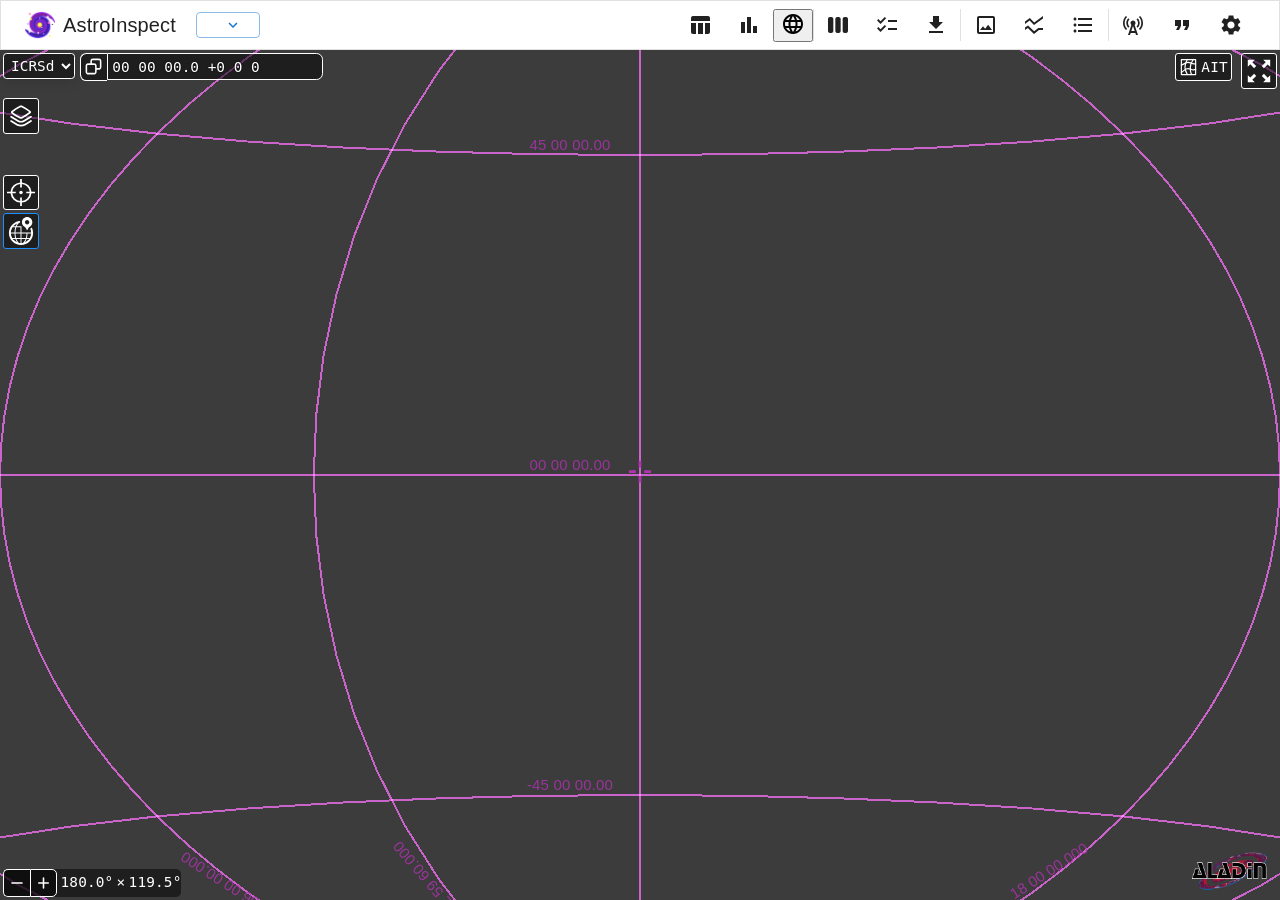
<file: skyviewer/index.html>
<!DOCTYPE html><html lang="en" data-ag-theme-mode="light"><head><meta charSet="utf-8" data-next-head=""/><meta name="viewport" content="initial-scale=1, width=device-width" data-next-head=""/><link rel="icon" type="image/x-icon" href="/favicon.ico" data-next-head=""/><link rel="icon" type="image/png" sizes="16x16" href="/favicon_16.png" data-next-head=""/><link rel="icon" type="image/png" sizes="32x32" href="/favicon_32.png" data-next-head=""/><link rel="icon" type="image/png" sizes="64x64" href="/favicon_64.png" data-next-head=""/><link rel="icon" type="image/png" sizes="128x128" href="/favicon_128.png" data-next-head=""/><link rel="icon" type="image/png" sizes="180x180" href="/favicon_180.png" data-next-head=""/><link rel="icon" type="image/png" sizes="192x192" href="/favicon_192.png" data-next-head=""/><link rel="icon" type="image/png" sizes="256x256" href="/favicon_256.png" data-next-head=""/><link rel="icon" type="image/png" sizes="512x512" href="/favicon_512.png" data-next-head=""/><link rel="manifest" href="/site.webmanifest" data-next-head=""/><title data-next-head="">AstroInspect</title><meta name="emotion-insertion-point" content=""/><meta name="emotion-insertion-point" content=""/><link rel="preload" href="/_next/static/css/14cb725e9b2a5889.css" as="style"/><style data-emotion="mui "></style><link rel="stylesheet" href="/_next/static/css/14cb725e9b2a5889.css" data-n-g=""/><noscript data-n-css=""></noscript><script defer="" noModule="" src="/_next/static/chunks/polyfills-42372ed130431b0a.js"></script><script src="/_next/static/chunks/webpack-782a72674ae8c839.js" defer=""></script><script src="/_next/static/chunks/framework-32463eb0424f86be.js" defer=""></script><script src="/_next/static/chunks/main-eefc9063aaaedfaa.js" defer=""></script><script src="/_next/static/chunks/pages/_app-252e22e69d7531ce.js" defer=""></script><script src="/_next/static/chunks/pages/skyviewer-1ca2a1a7b0cbdaa9.js" defer=""></script><script src="/_next/static/KNioTXWG8QTWIepN1I50_/_buildManifest.js" defer=""></script><script src="/_next/static/KNioTXWG8QTWIepN1I50_/_ssgManifest.js" defer=""></script></head><body><div id="__next"><style data-emotion="css-global o6gwfi">html{-webkit-font-smoothing:antialiased;-moz-osx-font-smoothing:grayscale;box-sizing:border-box;-webkit-text-size-adjust:100%;}*,*::before,*::after{box-sizing:inherit;}strong,b{font-weight:700;}body{margin:0;color:rgba(0, 0, 0, 0.87);font-family:"Roboto","Helvetica","Arial",sans-serif;font-weight:400;font-size:1rem;line-height:1.5;letter-spacing:0.00938em;background-color:#fff;}@media print{body{background-color:#fff;}}body::backdrop{background-color:#fff;}</style><div class="MuiStack-root mui-3j596c"><header class="MuiPaper-root MuiPaper-outlined MuiAppBar-root MuiAppBar-colorInherit MuiAppBar-positionStatic mui-qj7np8"><div class="MuiToolbar-root MuiToolbar-gutters MuiToolbar-dense mui-1r5wzli"><div class="MuiStack-root mui-nsfw5h"><div class="cursor-pointer MuiBox-root mui-0"><div class="MuiStack-root mui-csffzd"><img alt="" loading="lazy" width="30" height="30" decoding="async" data-nimg="1" style="color:transparent" src="/favicon_64.png"/><div class="MuiTypography-root MuiTypography-h6 mui-1rl0qlz">AstroInspect</div></div></div><div class="MuiStack-root mui-csffzd"><button class="MuiButtonBase-root MuiButton-root MuiButton-outlined MuiButton-outlinedPrimary MuiButton-sizeSmall MuiButton-outlinedSizeSmall MuiButton-colorPrimary MuiButton-root MuiButton-outlined MuiButton-outlinedPrimary MuiButton-sizeSmall MuiButton-outlinedSizeSmall MuiButton-colorPrimary mui-83a9bu" tabindex="0" type="button"><p class="MuiTypography-root MuiTypography-body1 mui-xn8ur6"></p><span class="MuiButton-icon MuiButton-endIcon MuiButton-iconSizeSmall mui-1kpjuyd"><svg class="MuiSvgIcon-root MuiSvgIcon-fontSizeMedium mui-q7mezt" focusable="false" aria-hidden="true" viewBox="0 0 24 24" data-testid="KeyboardArrowDownIcon"><path d="M7.41 8.59 12 13.17l4.59-4.58L18 10l-6 6-6-6z"></path></svg></span></button><div class="MuiBox-root mui-0"><div class="MuiBox-root mui-0"></div></div></div></div><button class="MuiButtonBase-root MuiButton-root MuiButton-text MuiButton-textInherit MuiButton-sizeLarge MuiButton-textSizeLarge MuiButton-colorInherit MuiButton-root MuiButton-text MuiButton-textInherit MuiButton-sizeLarge MuiButton-textSizeLarge MuiButton-colorInherit mui-5qozub" tabindex="0" type="button" aria-label="Table page"><svg class="MuiSvgIcon-root MuiSvgIcon-fontSizeMedium mui-q7mezt" focusable="false" aria-hidden="true" viewBox="0 0 24 24" data-testid="TableChartIcon"><path d="M10 10.02h5V21h-5zM17 21h3c1.1 0 2-.9 2-2v-9h-5zm3-18H5c-1.1 0-2 .9-2 2v3h19V5c0-1.1-.9-2-2-2M3 19c0 1.1.9 2 2 2h3V10H3z"></path></svg></button><button class="MuiButtonBase-root MuiButton-root MuiButton-text MuiButton-textInherit MuiButton-sizeLarge MuiButton-textSizeLarge MuiButton-colorInherit MuiButton-root MuiButton-text MuiButton-textInherit MuiButton-sizeLarge MuiButton-textSizeLarge MuiButton-colorInherit mui-5qozub" tabindex="0" type="button" aria-label="Plots page"><svg class="MuiSvgIcon-root MuiSvgIcon-fontSizeMedium mui-q7mezt" focusable="false" aria-hidden="true" viewBox="0 0 24 24" data-testid="BarChartIcon"><path d="M4 9h4v11H4zm12 4h4v7h-4zm-6-9h4v16h-4z"></path></svg></button><button class="MuiButtonBase-root MuiToggleButton-root Mui-selected MuiToggleButton-sizeMedium MuiToggleButton-primary mui-8ugyp7" tabindex="0" type="button" value="" aria-pressed="true" aria-label="Skyviewer page"><svg class="MuiSvgIcon-root MuiSvgIcon-fontSizeMedium mui-q7mezt" focusable="false" aria-hidden="true" viewBox="0 0 24 24" data-testid="LanguageIcon"><path d="M11.99 2C6.47 2 2 6.48 2 12s4.47 10 9.99 10C17.52 22 22 17.52 22 12S17.52 2 11.99 2m6.93 6h-2.95c-.32-1.25-.78-2.45-1.38-3.56 1.84.63 3.37 1.91 4.33 3.56M12 4.04c.83 1.2 1.48 2.53 1.91 3.96h-3.82c.43-1.43 1.08-2.76 1.91-3.96M4.26 14C4.1 13.36 4 12.69 4 12s.1-1.36.26-2h3.38c-.08.66-.14 1.32-.14 2s.06 1.34.14 2zm.82 2h2.95c.32 1.25.78 2.45 1.38 3.56-1.84-.63-3.37-1.9-4.33-3.56m2.95-8H5.08c.96-1.66 2.49-2.93 4.33-3.56C8.81 5.55 8.35 6.75 8.03 8M12 19.96c-.83-1.2-1.48-2.53-1.91-3.96h3.82c-.43 1.43-1.08 2.76-1.91 3.96M14.34 14H9.66c-.09-.66-.16-1.32-.16-2s.07-1.35.16-2h4.68c.09.65.16 1.32.16 2s-.07 1.34-.16 2m.25 5.56c.6-1.11 1.06-2.31 1.38-3.56h2.95c-.96 1.65-2.49 2.93-4.33 3.56M16.36 14c.08-.66.14-1.32.14-2s-.06-1.34-.14-2h3.38c.16.64.26 1.31.26 2s-.1 1.36-.26 2z"></path></svg></button><div class="MuiDivider-root MuiDivider-middle MuiDivider-vertical MuiDivider-flexItem mui-jxj7m9" role="separator" aria-orientation="vertical"></div><button class="MuiButtonBase-root MuiButton-root MuiButton-text MuiButton-textInherit MuiButton-sizeLarge MuiButton-textSizeLarge MuiButton-colorInherit MuiButton-root MuiButton-text MuiButton-textInherit MuiButton-sizeLarge MuiButton-textSizeLarge MuiButton-colorInherit mui-5qozub" tabindex="0" type="button" aria-label="Columns"><svg class="MuiSvgIcon-root MuiSvgIcon-fontSizeMedium mui-q7mezt" focusable="false" aria-hidden="true" viewBox="0 0 24 24" data-testid="ViewWeekIcon"><path d="M5.33 20H4c-1.1 0-2-.9-2-2V6c0-1.1.9-2 2-2h1.33c1.1 0 2 .9 2 2v12c0 1.1-.89 2-2 2M22 18V6c0-1.1-.9-2-2-2h-1.33c-1.1 0-2 .9-2 2v12c0 1.1.9 2 2 2H20c1.11 0 2-.9 2-2m-7.33 0V6c0-1.1-.9-2-2-2h-1.33c-1.1 0-2 .9-2 2v12c0 1.1.9 2 2 2h1.33c1.1 0 2-.9 2-2"></path></svg></button><button class="MuiButtonBase-root MuiButton-root MuiButton-text MuiButton-textInherit MuiButton-sizeLarge MuiButton-textSizeLarge MuiButton-colorInherit MuiButton-root MuiButton-text MuiButton-textInherit MuiButton-sizeLarge MuiButton-textSizeLarge MuiButton-colorInherit mui-5qozub" tabindex="0" type="button" aria-label="Classification"><svg class="MuiSvgIcon-root MuiSvgIcon-fontSizeMedium mui-q7mezt" focusable="false" aria-hidden="true" viewBox="0 0 24 24" data-testid="ChecklistIcon"><path d="M22 7h-9v2h9zm0 8h-9v2h9zM5.54 11 2 7.46l1.41-1.41 2.12 2.12 4.24-4.24 1.41 1.41zm0 8L2 15.46l1.41-1.41 2.12 2.12 4.24-4.24 1.41 1.41z"></path></svg></button><button class="MuiButtonBase-root MuiButton-root MuiButton-text MuiButton-textInherit MuiButton-sizeLarge MuiButton-textSizeLarge MuiButton-colorInherit MuiButton-root MuiButton-text MuiButton-textInherit MuiButton-sizeLarge MuiButton-textSizeLarge MuiButton-colorInherit mui-5qozub" tabindex="0" type="button" aria-label="Download table"><svg class="MuiSvgIcon-root MuiSvgIcon-fontSizeMedium mui-q7mezt" focusable="false" aria-hidden="true" viewBox="0 0 24 24" data-testid="DownloadIcon"><path d="M5 20h14v-2H5zM19 9h-4V3H9v6H5l7 7z"></path></svg></button><div class="MuiDivider-root MuiDivider-middle MuiDivider-vertical MuiDivider-flexItem mui-jxj7m9" role="separator" aria-orientation="vertical"></div><button class="MuiButtonBase-root MuiButton-root MuiButton-text MuiButton-textInherit MuiButton-sizeLarge MuiButton-textSizeLarge MuiButton-colorInherit MuiButton-root MuiButton-text MuiButton-textInherit MuiButton-sizeLarge MuiButton-textSizeLarge MuiButton-colorInherit mui-5qozub" tabindex="0" type="button" aria-label="Images"><svg class="MuiSvgIcon-root MuiSvgIcon-fontSizeMedium mui-q7mezt" focusable="false" aria-hidden="true" viewBox="0 0 24 24" data-testid="PhotoOutlinedIcon"><path d="M19 5v14H5V5zm0-2H5c-1.1 0-2 .9-2 2v14c0 1.1.9 2 2 2h14c1.1 0 2-.9 2-2V5c0-1.1-.9-2-2-2m-4.86 8.86-3 3.87L9 13.14 6 17h12z"></path></svg></button><div class="MuiBox-root mui-0"><div class="MuiBox-root mui-0"></div><div class="MuiBox-root mui-0"></div><div class="MuiBox-root mui-0"></div><div class="MuiBox-root mui-0"></div></div><button class="MuiButtonBase-root MuiButton-root MuiButton-text MuiButton-textInherit MuiButton-sizeLarge MuiButton-textSizeLarge MuiButton-colorInherit MuiButton-root MuiButton-text MuiButton-textInherit MuiButton-sizeLarge MuiButton-textSizeLarge MuiButton-colorInherit mui-5qozub" tabindex="0" type="button" aria-label="SEDs"><svg class="MuiSvgIcon-root MuiSvgIcon-fontSizeMedium mui-q7mezt" focusable="false" aria-hidden="true" viewBox="0 0 24 24" data-testid="SsidChartIcon"><path d="M21 5.47 12 12 7.62 7.62 3 11V8.52L7.83 5l4.38 4.38L21 3zM21 15h-4.7l-4.17 3.34L6 12.41l-3 2.13V17l2.8-2 6.2 6 5-4h4z"></path></svg></button><div class="MuiBox-root mui-0"><div class="MuiBox-root mui-0"></div><div class="MuiBox-root mui-0"></div></div><button class="MuiButtonBase-root MuiButton-root MuiButton-text MuiButton-textInherit MuiButton-sizeLarge MuiButton-textSizeLarge MuiButton-colorInherit MuiButton-root MuiButton-text MuiButton-textInherit MuiButton-sizeLarge MuiButton-textSizeLarge MuiButton-colorInherit mui-5qozub" tabindex="0" type="button" aria-label="SDSS catalog"><svg class="MuiSvgIcon-root MuiSvgIcon-fontSizeMedium mui-q7mezt" focusable="false" aria-hidden="true" viewBox="0 0 24 24" data-testid="FormatListBulletedIcon"><path d="M4 10.5c-.83 0-1.5.67-1.5 1.5s.67 1.5 1.5 1.5 1.5-.67 1.5-1.5-.67-1.5-1.5-1.5m0-6c-.83 0-1.5.67-1.5 1.5S3.17 7.5 4 7.5 5.5 6.83 5.5 6 4.83 4.5 4 4.5m0 12c-.83 0-1.5.68-1.5 1.5s.68 1.5 1.5 1.5 1.5-.68 1.5-1.5-.67-1.5-1.5-1.5M7 19h14v-2H7zm0-6h14v-2H7zm0-8v2h14V5z"></path></svg></button><div class="MuiDivider-root MuiDivider-middle MuiDivider-vertical MuiDivider-flexItem mui-jxj7m9" role="separator" aria-orientation="vertical"></div><button class="MuiButtonBase-root MuiButton-root MuiButton-text MuiButton-textInherit MuiButton-sizeLarge MuiButton-textSizeLarge MuiButton-colorInherit MuiButton-root MuiButton-text MuiButton-textInherit MuiButton-sizeLarge MuiButton-textSizeLarge MuiButton-colorInherit mui-5qozub" tabindex="0" type="button" aria-label="Connect to SAMP hub"><svg class="MuiSvgIcon-root MuiSvgIcon-fontSizeMedium mui-q7mezt" focusable="false" aria-hidden="true" viewBox="0 0 24 24" data-testid="CellTowerIcon"><path d="m7.3 14.7 1.2-1.2c-1-1-1.5-2.3-1.5-3.5 0-1.3.5-2.6 1.5-3.5L7.3 5.3c-1.3 1.3-2 3-2 4.7s.7 3.4 2 4.7M19.1 2.9l-1.2 1.2c1.6 1.6 2.4 3.8 2.4 5.9s-.8 4.3-2.4 5.9l1.2 1.2c2-2 2.9-4.5 2.9-7.1s-1-5.1-2.9-7.1"></path><path d="M6.1 4.1 4.9 2.9C3 4.9 2 7.4 2 10s1 5.1 2.9 7.1l1.2-1.2c-1.6-1.6-2.4-3.8-2.4-5.9s.8-4.3 2.4-5.9m10.6 10.6c1.3-1.3 2-3 2-4.7-.1-1.7-.7-3.4-2-4.7l-1.2 1.2c1 1 1.5 2.3 1.5 3.5 0 1.3-.5 2.6-1.5 3.5zM14.5 10c0-1.38-1.12-2.5-2.5-2.5S9.5 8.62 9.5 10c0 .76.34 1.42.87 1.88L7 22h2l.67-2h4.67l.66 2h2l-3.37-10.12c.53-.46.87-1.12.87-1.88m-4.17 8L12 13l1.67 5z"></path></svg></button><button class="MuiButtonBase-root MuiButton-root MuiButton-text MuiButton-textInherit MuiButton-sizeLarge MuiButton-textSizeLarge MuiButton-colorInherit MuiButton-root MuiButton-text MuiButton-textInherit MuiButton-sizeLarge MuiButton-textSizeLarge MuiButton-colorInherit mui-5qozub" tabindex="0" type="button" aria-label="Cite this software"><svg class="MuiSvgIcon-root MuiSvgIcon-fontSizeMedium mui-q7mezt" focusable="false" aria-hidden="true" viewBox="0 0 24 24" data-testid="FormatQuoteIcon"><path d="M6 17h3l2-4V7H5v6h3zm8 0h3l2-4V7h-6v6h3z"></path></svg></button><button class="MuiButtonBase-root MuiButton-root MuiButton-text MuiButton-textInherit MuiButton-sizeLarge MuiButton-textSizeLarge MuiButton-colorInherit MuiButton-root MuiButton-text MuiButton-textInherit MuiButton-sizeLarge MuiButton-textSizeLarge MuiButton-colorInherit mui-5qozub" tabindex="0" type="button" aria-label="Settings"><svg class="MuiSvgIcon-root MuiSvgIcon-fontSizeMedium mui-q7mezt" focusable="false" aria-hidden="true" viewBox="0 0 24 24" data-testid="SettingsIcon"><path d="M19.14 12.94c.04-.3.06-.61.06-.94 0-.32-.02-.64-.07-.94l2.03-1.58c.18-.14.23-.41.12-.61l-1.92-3.32c-.12-.22-.37-.29-.59-.22l-2.39.96c-.5-.38-1.03-.7-1.62-.94l-.36-2.54c-.04-.24-.24-.41-.48-.41h-3.84c-.24 0-.43.17-.47.41l-.36 2.54c-.59.24-1.13.57-1.62.94l-2.39-.96c-.22-.08-.47 0-.59.22L2.74 8.87c-.12.21-.08.47.12.61l2.03 1.58c-.05.3-.09.63-.09.94s.02.64.07.94l-2.03 1.58c-.18.14-.23.41-.12.61l1.92 3.32c.12.22.37.29.59.22l2.39-.96c.5.38 1.03.7 1.62.94l.36 2.54c.05.24.24.41.48.41h3.84c.24 0 .44-.17.47-.41l.36-2.54c.59-.24 1.13-.56 1.62-.94l2.39.96c.22.08.47 0 .59-.22l1.92-3.32c.12-.22.07-.47-.12-.61zM12 15.6c-1.98 0-3.6-1.62-3.6-3.6s1.62-3.6 3.6-3.6 3.6 1.62 3.6 3.6-1.62 3.6-3.6 3.6"></path></svg></button><div class="MuiBox-root mui-0"><div class="MuiBox-root mui-0"></div><div class="MuiBox-root mui-0"></div><div class="MuiBox-root mui-0"></div><div class="MuiBox-root mui-0"></div><div class="MuiBox-root mui-0"></div><div class="MuiBox-root mui-0"></div></div></div></header><div class="MuiBox-root mui-i9gxme"><div class="MuiStack-root mui-u4p24i"><span class="MuiCircularProgress-root MuiCircularProgress-indeterminate MuiCircularProgress-colorPrimary mui-14awfyb" style="width:40px;height:40px" role="progressbar"><svg class="MuiCircularProgress-svg mui-4ejps8" viewBox="22 22 44 44"><circle class="MuiCircularProgress-circle MuiCircularProgress-circleIndeterminate mui-gpgdpj" cx="44" cy="44" r="20.2" fill="none" stroke-width="3.6"></circle></svg></span><span class="text-secondary ms-2">Loading...</span></div></div></div></div><script id="__NEXT_DATA__" type="application/json">{"props":{"pageProps":{}},"page":"/skyviewer","query":{},"buildId":"KNioTXWG8QTWIepN1I50_","nextExport":true,"autoExport":true,"isFallback":false,"scriptLoader":[]}</script></body></html>
</file>
<file: _next/static/css/14cb725e9b2a5889.css>
body,html{padding:0;margin:0}#__next,body,html{height:100vh!important}#aladin-lite-div .aladin-popup-container{width:300px}.cursor-pointer{cursor:pointer}.d-none{display:none!important}.invert-color{filter:invert(83%)}.invert-color-dark{filter:invert(95%)}.StampCell_reticle__6qpgt{position:absolute;top:50%;left:50%;transform:translate(-50%,-50%);background-size:contain;pointer-events:none}.StampCell_image__SSA1W{position:absolute;left:0;top:0}.StampCell_container__PLVUc{position:relative;display:inline-block;border:0 solid #ddd;overscroll-behavior-x:none;overflow:hidden;font-size:.9rem;width:100%;height:100%}
</file>
